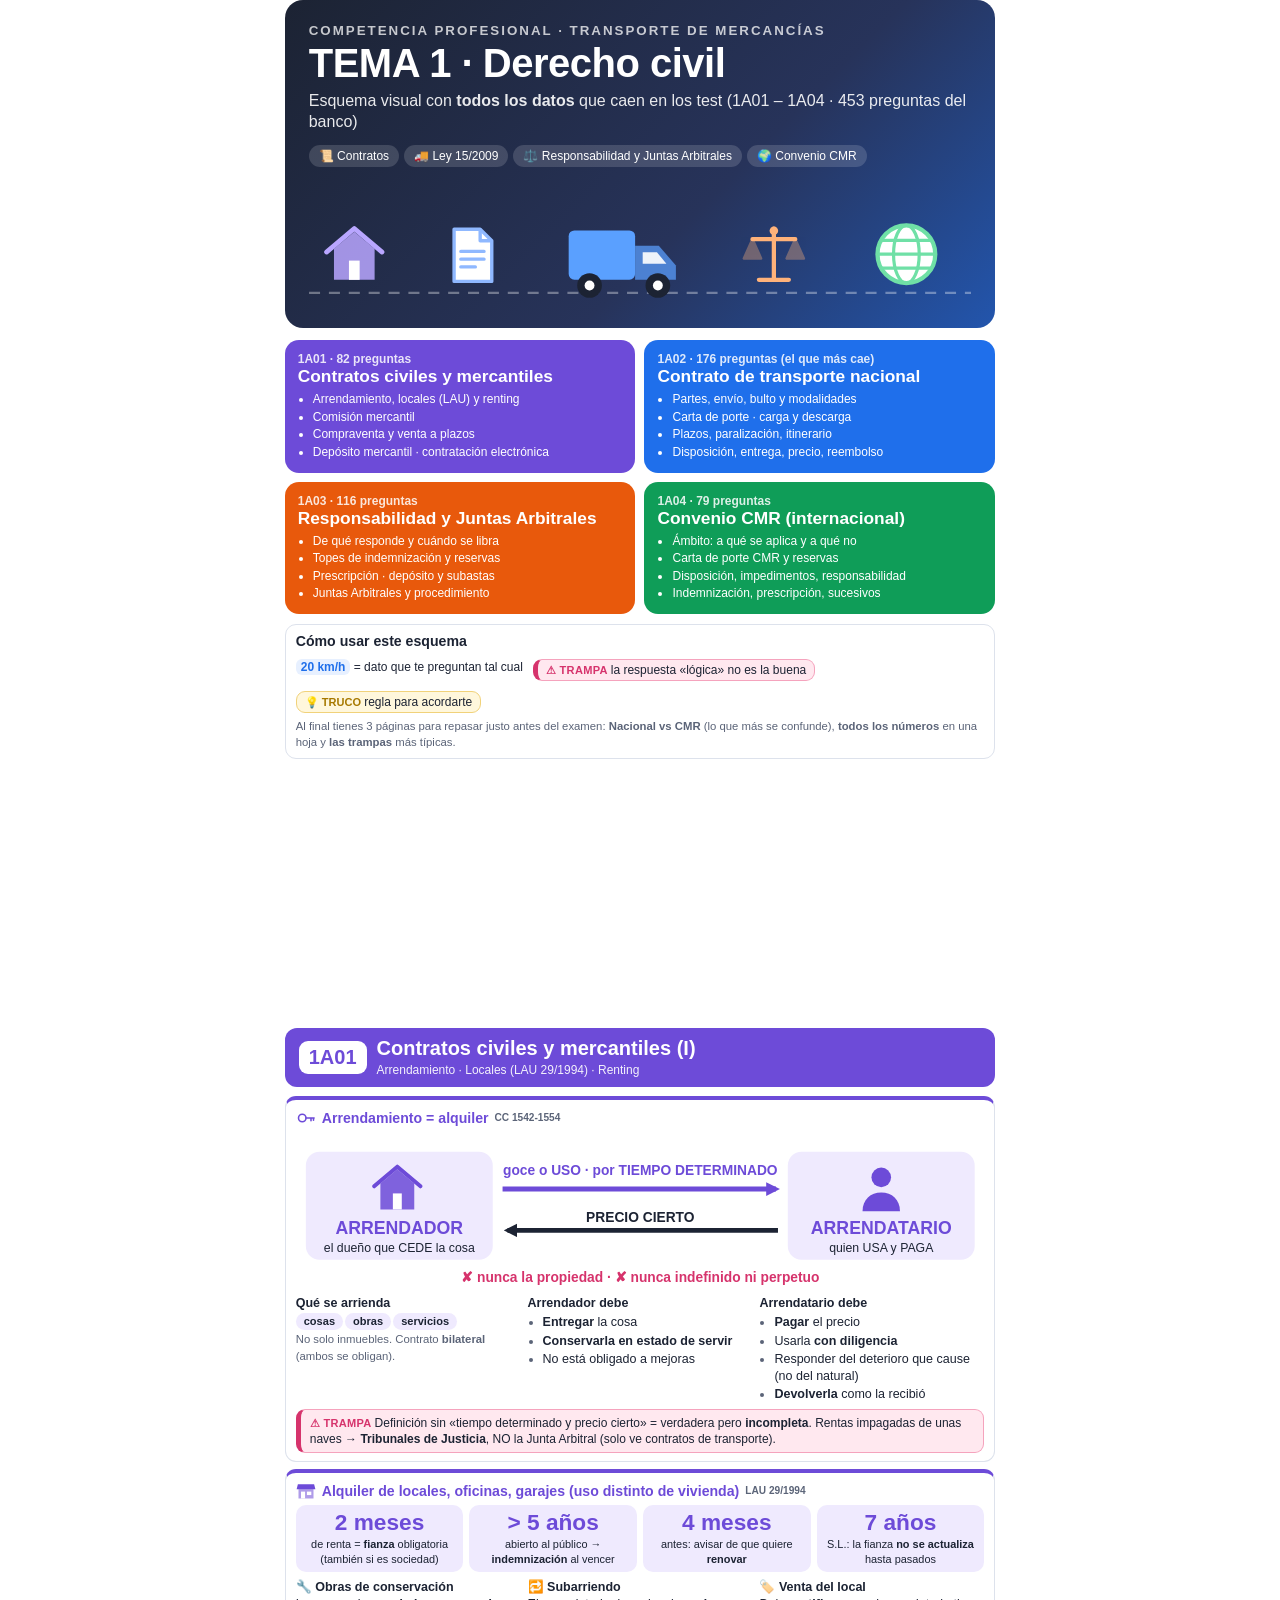
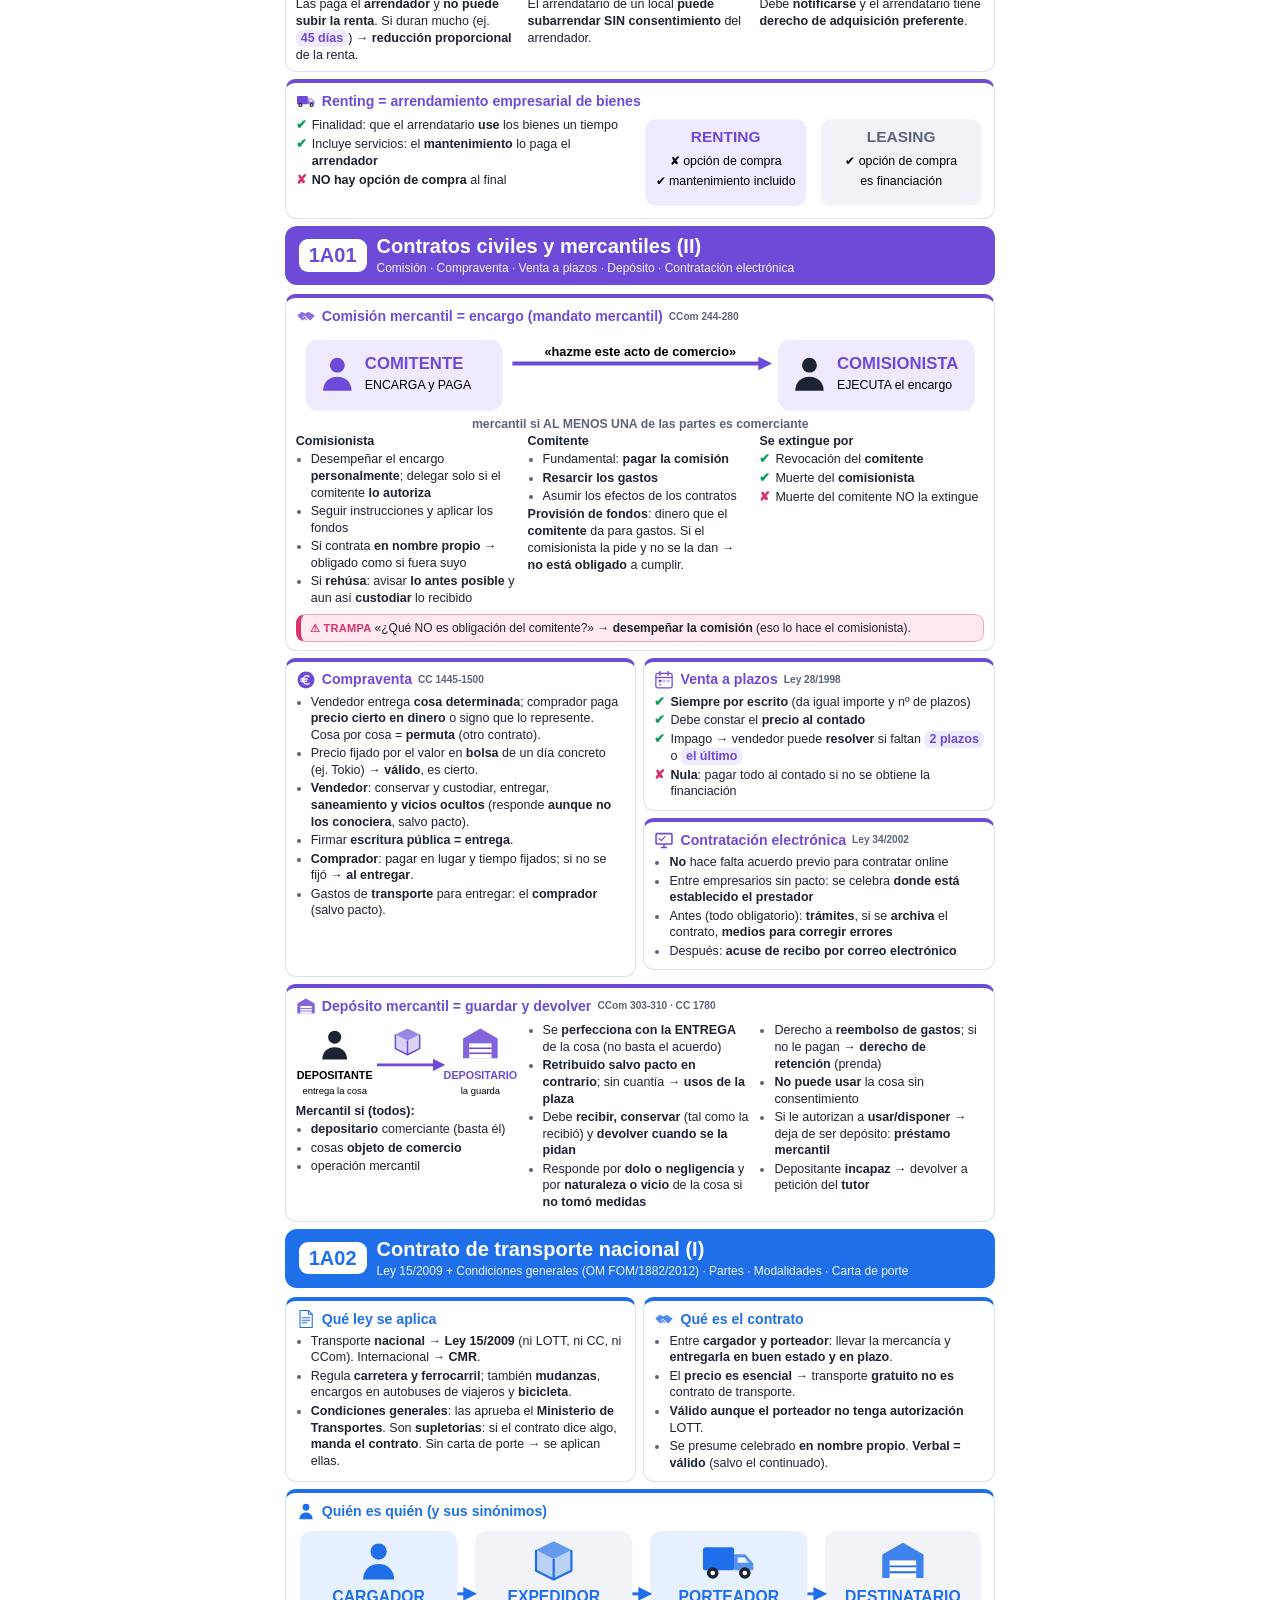
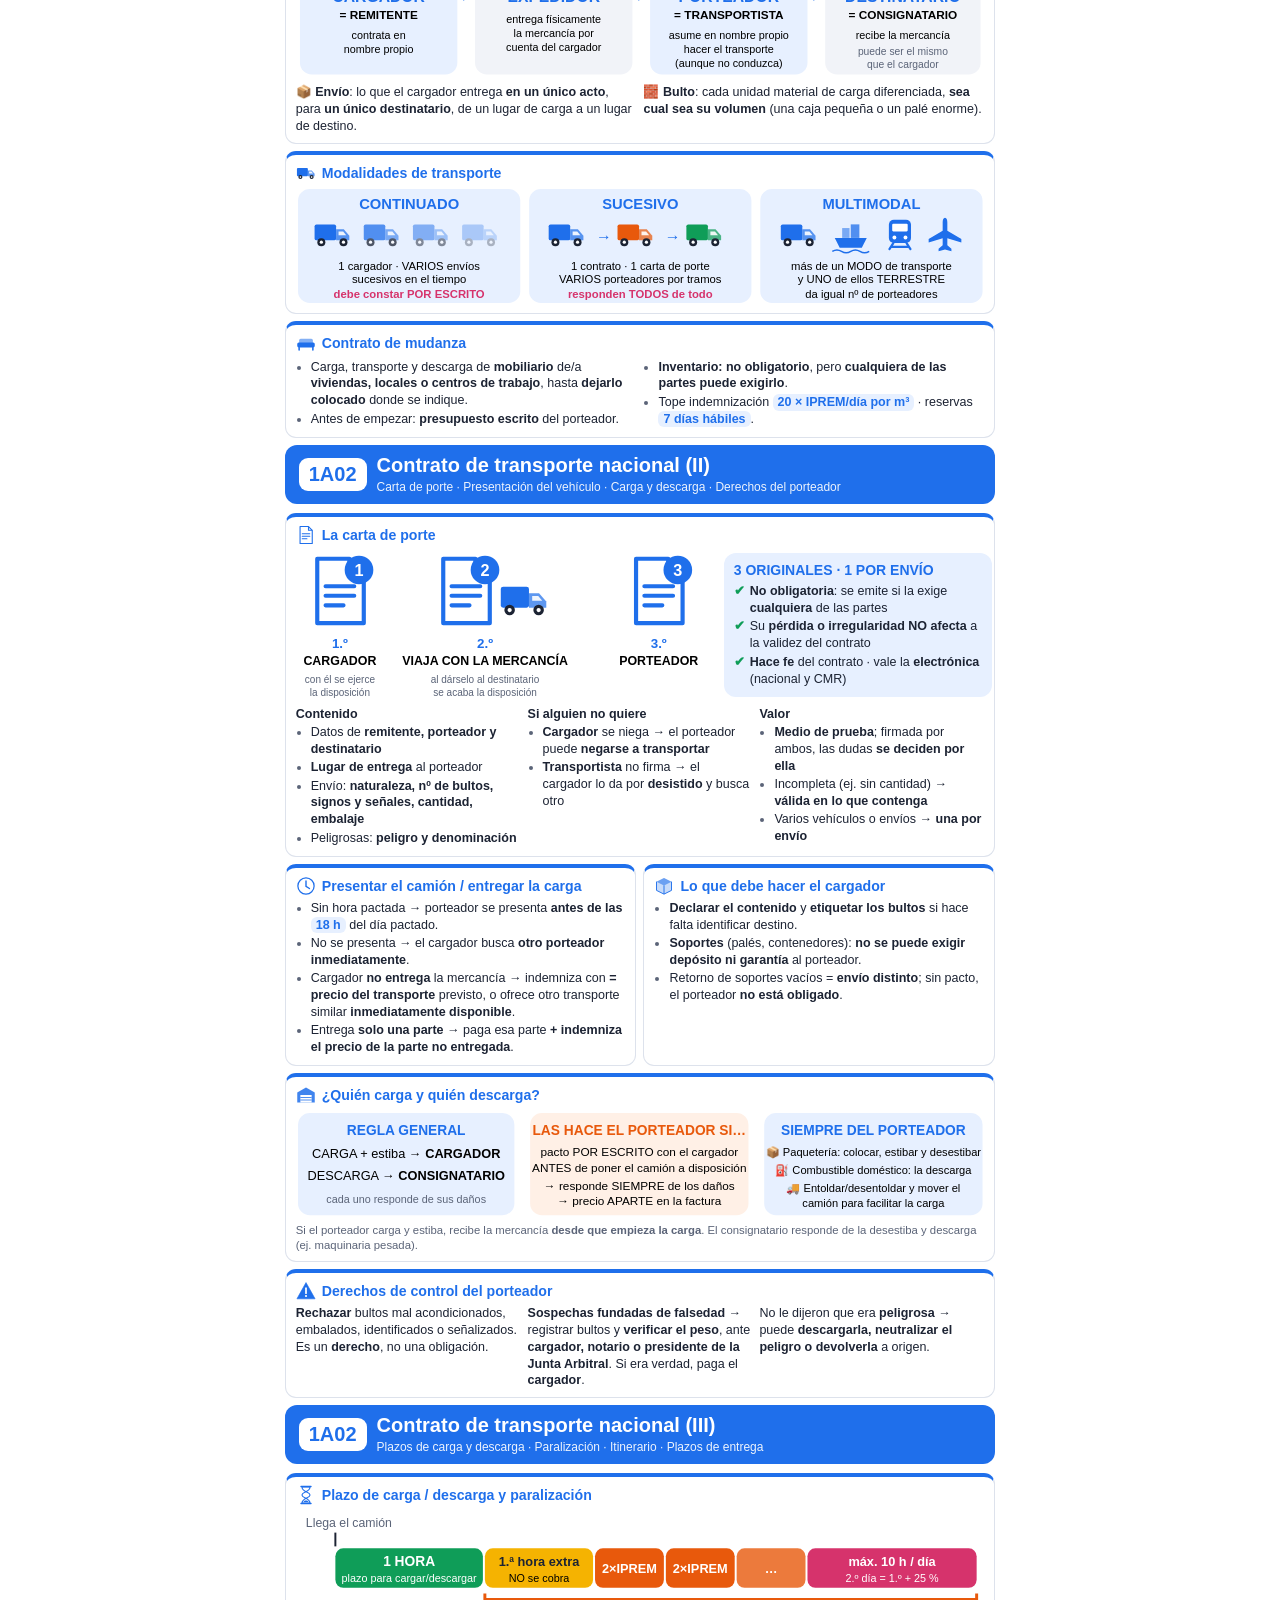
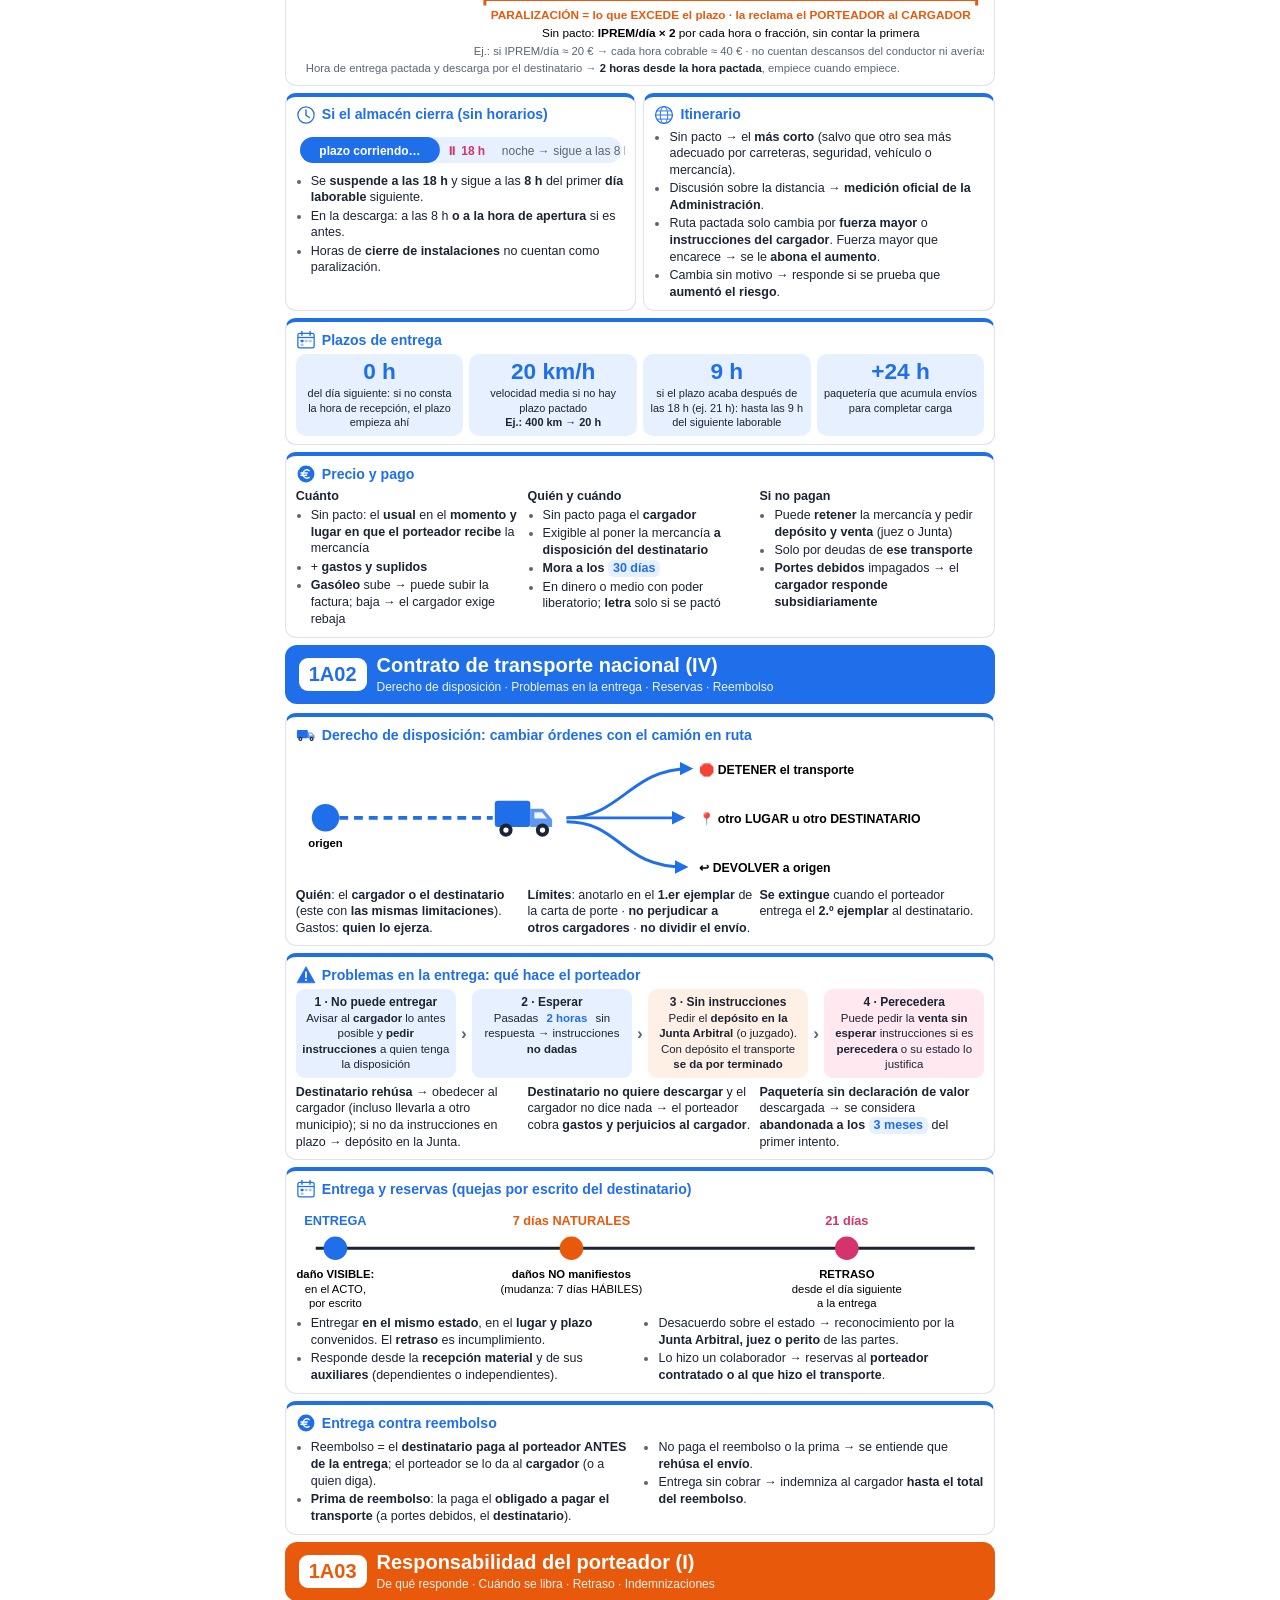
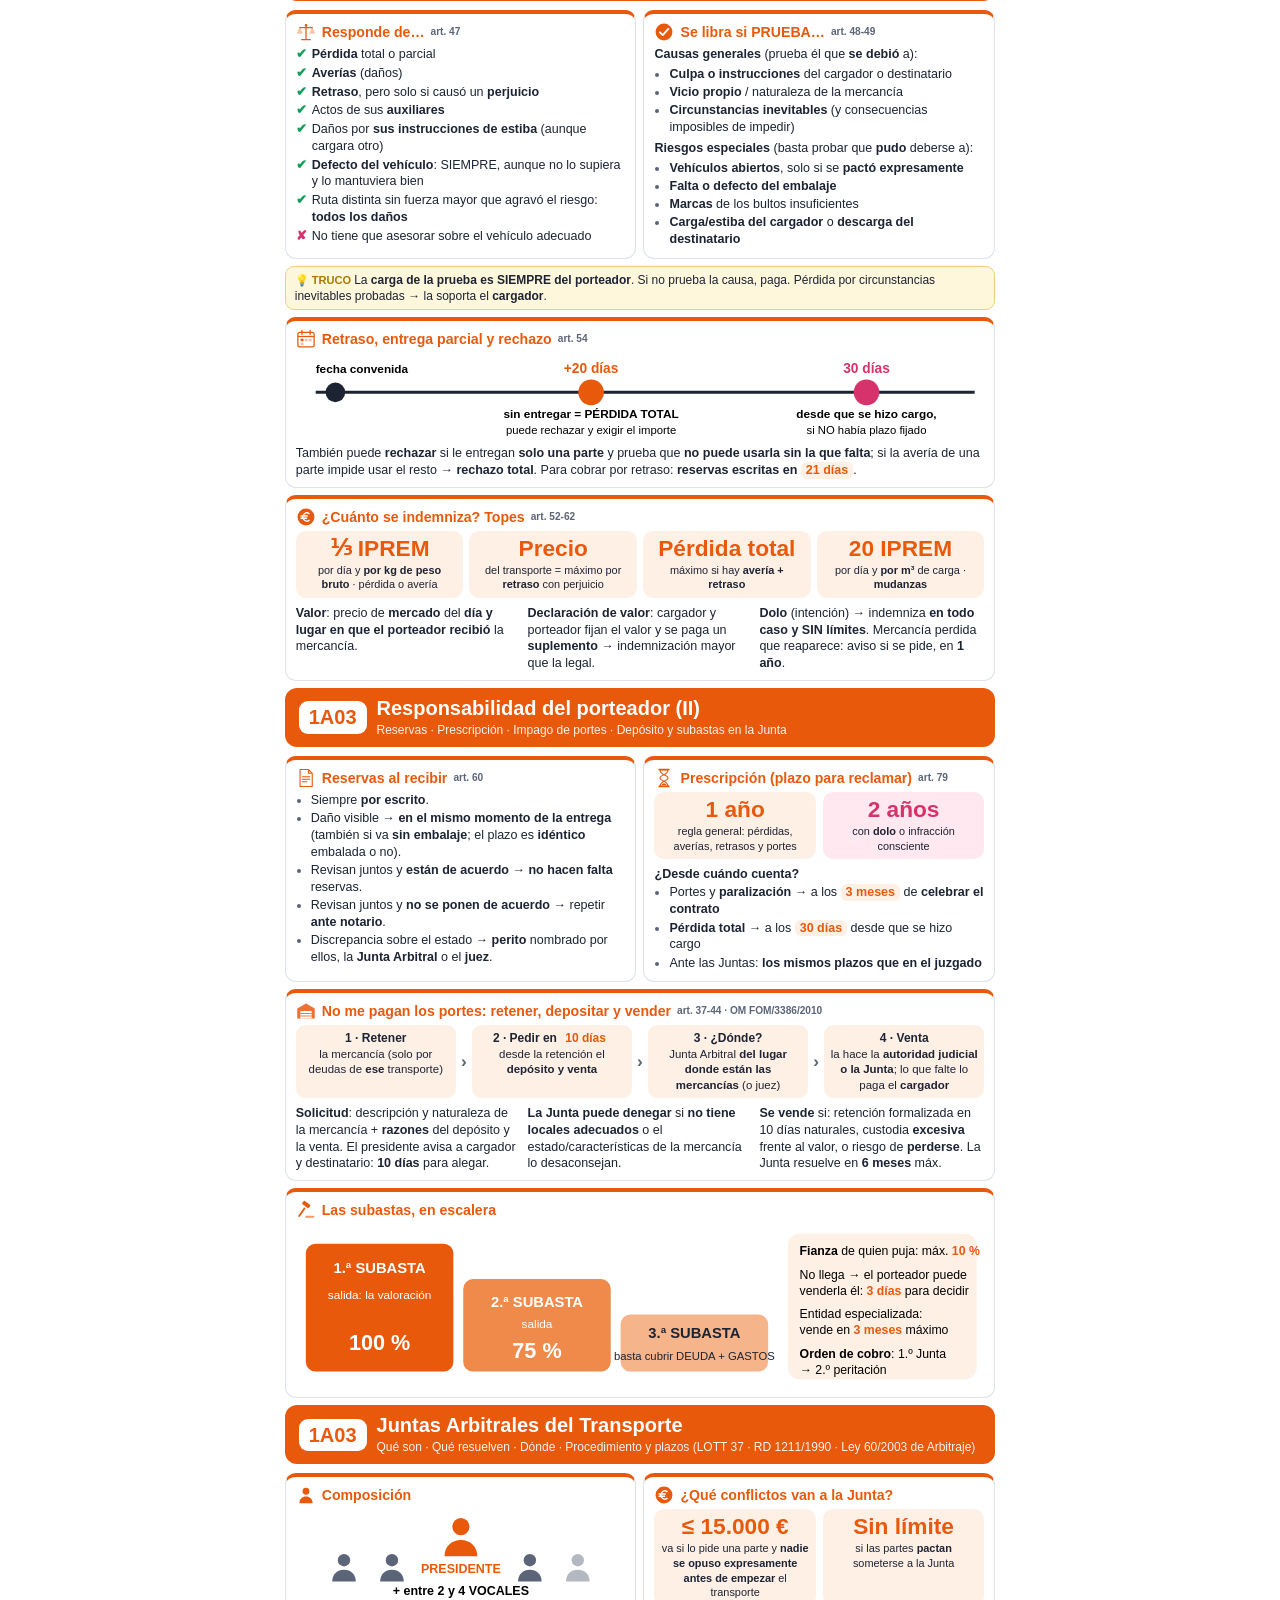
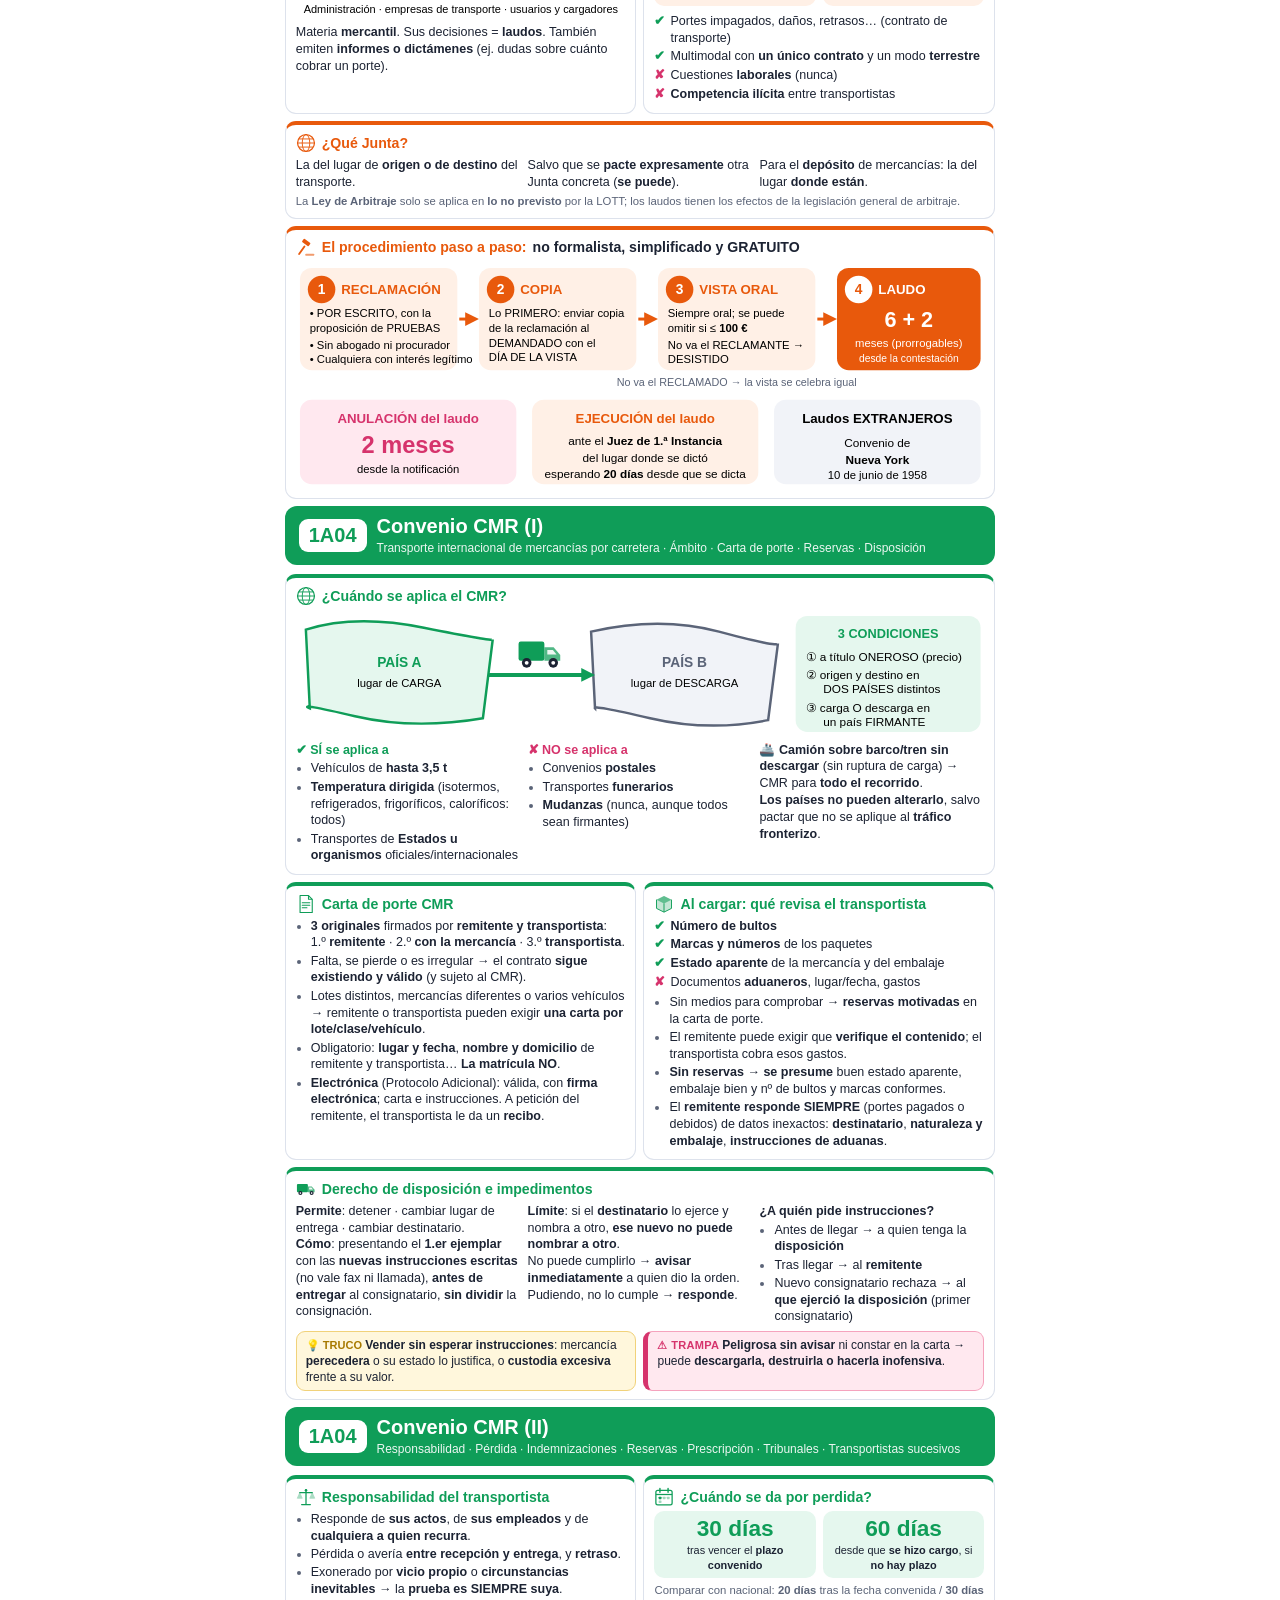
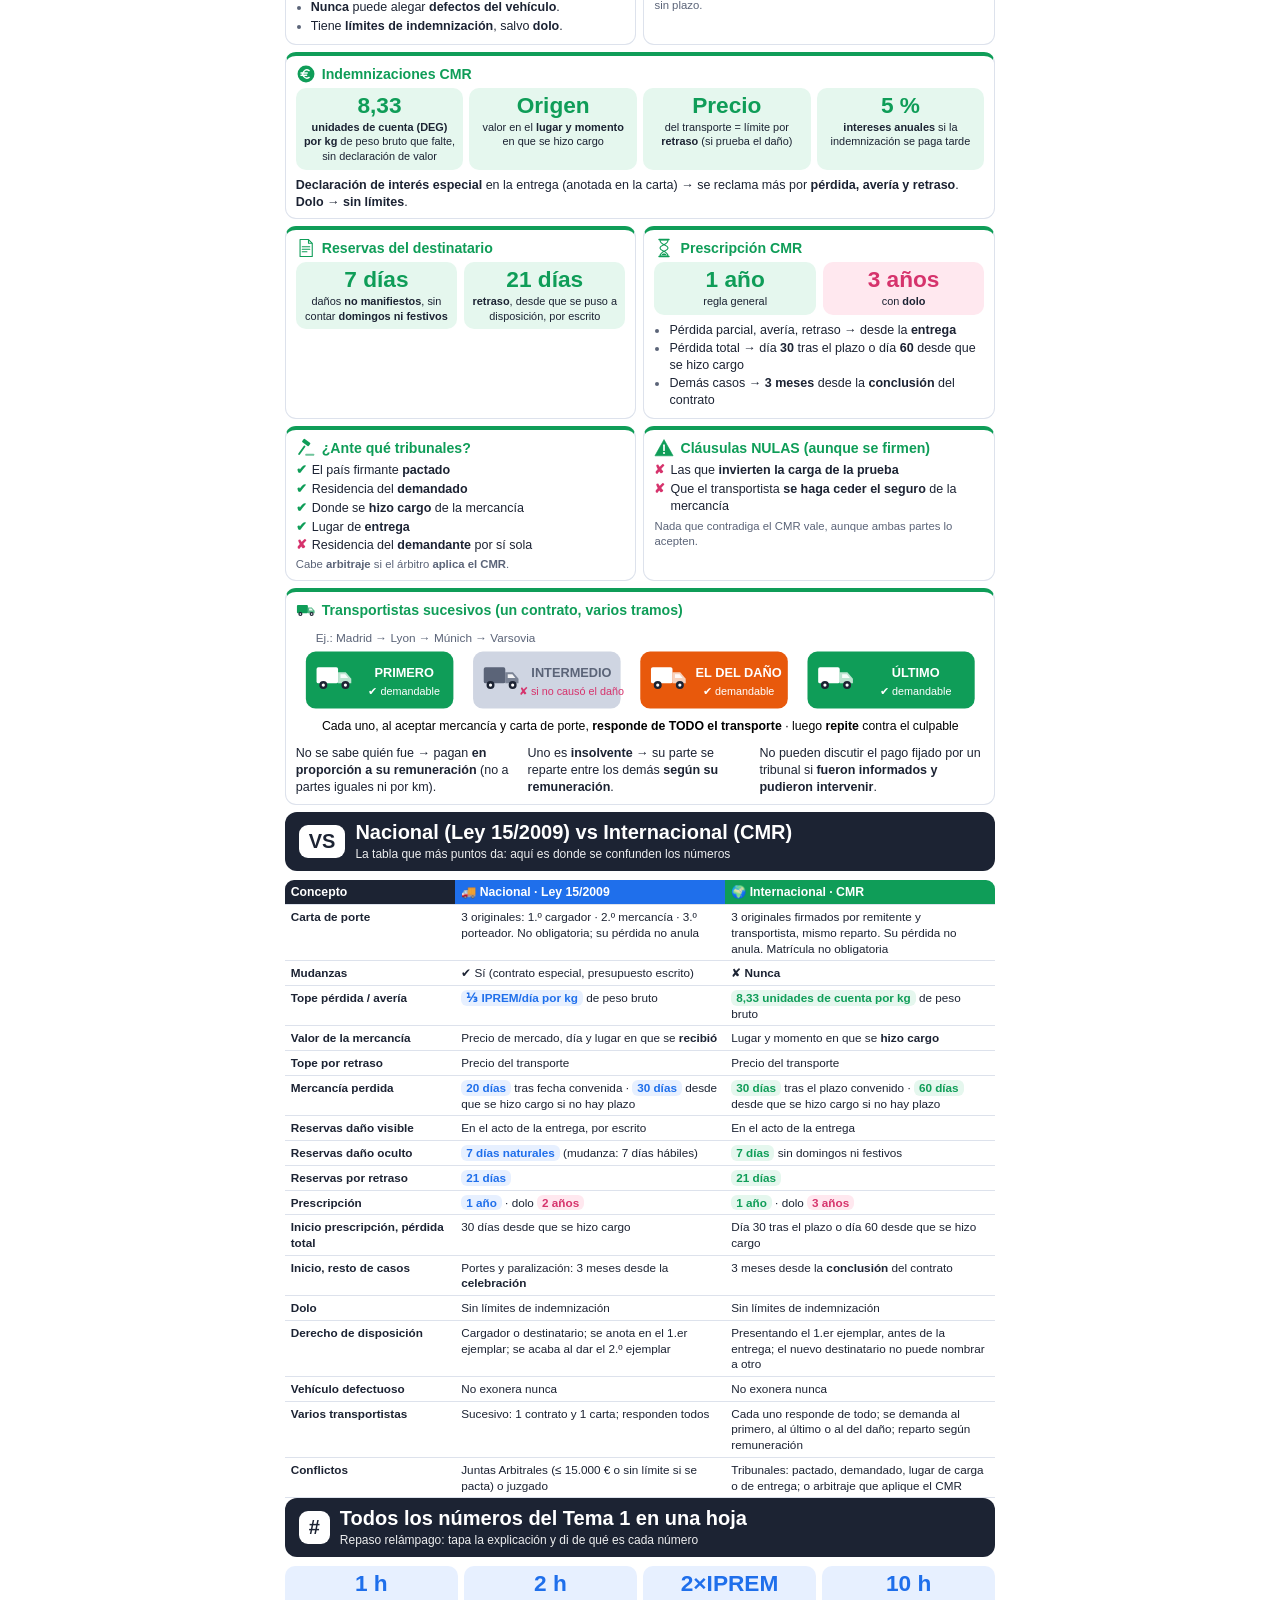
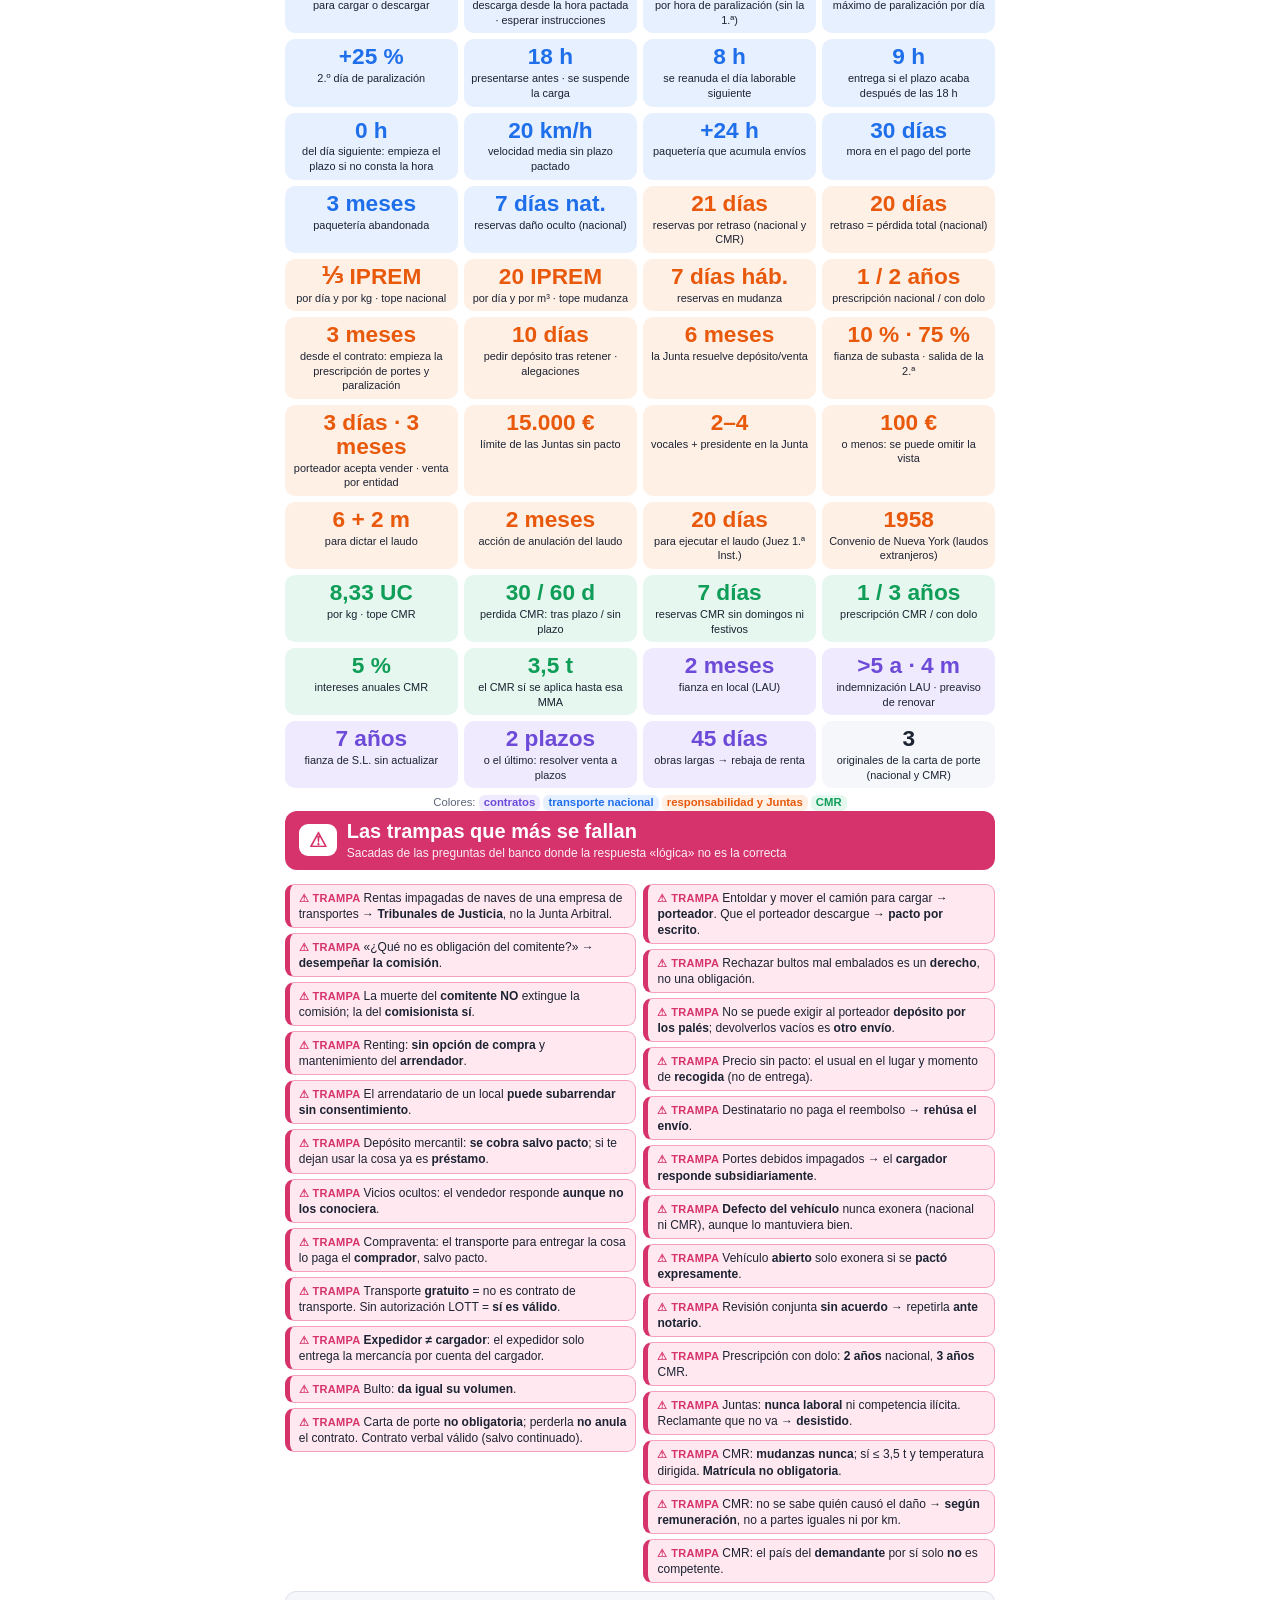
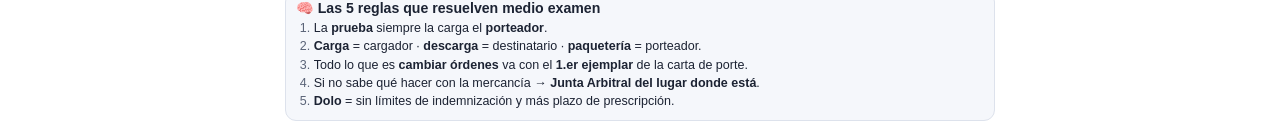
<file: esquemas/tema1.html>
<!doctype html>
<html lang="es">
<head>
<meta charset="utf-8">
<title>Esquema Tema 1 · Derecho civil</title>
<style>
@page { size: A4; margin: 11mm 11mm 12mm; }
:root{
  --ink:#1c2333; --mute:#5b6478; --line:#dde2ec; --bg:#f5f7fb;
  --c1:#6d4bd8; --c1s:#efeafe;   /* contratos */
  --c2:#1f6feb; --c2s:#e7f0ff;   /* contrato transporte */
  --c3:#e8590c; --c3s:#fff0e6;   /* responsabilidad */
  --c4:#0f9d58; --c4s:#e5f7ee;   /* CMR */
  --red:#d6336c; --reds:#ffe8ef; --yel:#f5b301; --yels:#fff7dc;
}
*{box-sizing:border-box}
html,body{margin:0;background:#fff;color:var(--ink);font-family:"Segoe UI",Roboto,Arial,sans-serif;font-size:9.4pt;line-height:1.34;-webkit-print-color-adjust:exact;print-color-adjust:exact}
body{max-width:188mm;margin:0 auto}
h1,h2,h3,h4{margin:0;line-height:1.15}
b,strong{font-weight:700}
.page{break-before:page}
.sec{display:flex;align-items:center;gap:10px;border-radius:12px;padding:9px 14px;color:#fff;margin:0 0 9px}
.sec .badge{background:#fff;border-radius:9px;font-weight:800;font-size:15pt;padding:3px 10px}
.sec h2{font-size:15pt;font-weight:800}
.sec p{margin:2px 0 0;font-size:9pt;opacity:.92}
.s1{background:var(--c1)} .s1 .badge{color:var(--c1)}
.s2{background:var(--c2)} .s2 .badge{color:var(--c2)}
.s3{background:var(--c3)} .s3 .badge{color:var(--c3)}
.s4{background:var(--c4)} .s4 .badge{color:var(--c4)}
.s0{background:var(--ink)} .s0 .badge{color:var(--ink)}
.card{border:1.3px solid var(--line);border-radius:11px;padding:8px 10px;margin:0 0 7px;break-inside:avoid;background:#fff}
.card h3{font-size:10.6pt;font-weight:800;margin-bottom:4px;display:flex;align-items:center;gap:6px}
.card h3 svg{width:20px;height:20px;flex:none}
.k1 h3{color:var(--c1)} .k2 h3{color:var(--c2)} .k3 h3{color:var(--c3)} .k4 h3{color:var(--c4)}
.k1{border-top:4px solid var(--c1)} .k2{border-top:4px solid var(--c2)} .k3{border-top:4px solid var(--c3)} .k4{border-top:4px solid var(--c4)}
.g2{display:grid;grid-template-columns:1fr 1fr;gap:7px}
.g3{display:grid;grid-template-columns:1fr 1fr 1fr;gap:7px}
.g4{display:grid;grid-template-columns:repeat(4,1fr);gap:6px}
.g2>.card,.g3>.card,.g4>.card{margin:0}
.mb{margin-bottom:7px}
ul{margin:2px 0 0;padding-left:15px} li{margin:1.5px 0}
li::marker{color:var(--mute)}
.trap{background:var(--reds);border:1.3px solid #f5a3bd;border-left:5px solid var(--red);border-radius:9px;padding:5px 9px;margin:5px 0 0;break-inside:avoid;font-size:9pt}
.trap::before{content:"⚠ TRAMPA  ";font-weight:800;color:var(--red);font-size:8.3pt;letter-spacing:.3px}
.tip{background:var(--yels);border:1.3px solid #f1d27a;border-radius:9px;padding:5px 9px;margin:5px 0 0;break-inside:avoid;font-size:9pt}
.tip::before{content:"💡 TRUCO  ";font-weight:800;color:#a77900;font-size:8.3pt}
.n{display:inline-block;font-weight:800;border-radius:6px;padding:0 5px;white-space:nowrap}
.n1{background:var(--c1s);color:var(--c1)} .n2{background:var(--c2s);color:var(--c2)} .n3{background:var(--c3s);color:var(--c3)} .n4{background:var(--c4s);color:var(--c4)} .nr{background:var(--reds);color:var(--red)}
.tile{border-radius:10px;padding:6px 7px;text-align:center;break-inside:avoid}
.tile .big{font-size:17pt;font-weight:900;line-height:1.05;display:block}
.tile .lbl{font-size:8.2pt;color:var(--ink);display:block;margin-top:2px}
.t1{background:var(--c1s)} .t1 .big{color:var(--c1)}
.t2{background:var(--c2s)} .t2 .big{color:var(--c2)}
.t3{background:var(--c3s)} .t3 .big{color:var(--c3)}
.t4{background:var(--c4s)} .t4 .big{color:var(--c4)}
.yes,.no{position:relative;padding-left:16px;margin:2px 0}
.yes::before{content:"✔";color:#0f9d58;font-weight:900;position:absolute;left:0;top:0}
.no::before{content:"✘";color:var(--red);font-weight:900;position:absolute;left:0;top:0}
.diag{width:100%;height:auto;display:block}
.svgtxt{font-family:"Segoe UI",Arial,sans-serif}
table{width:100%;border-collapse:separate;border-spacing:0;font-size:8.8pt;break-inside:auto}
th,td{padding:4px 6px;border-bottom:1px solid var(--line);vertical-align:top;text-align:left}
thead th{color:#fff;font-size:9.2pt}
tr{break-inside:avoid}
.ref{font-size:7.6pt;color:var(--mute);font-weight:600}
.mini{font-size:8.5pt;color:var(--mute)}
.pill{display:inline-block;border-radius:20px;padding:1px 8px;font-size:8.3pt;font-weight:700;margin:1px 2px 1px 0}
.flow{display:flex;align-items:stretch;gap:0}
.flow .st{flex:1;border-radius:9px;padding:5px 6px;font-size:8.6pt;position:relative;text-align:center}
.flow .ar{width:16px;display:flex;align-items:center;justify-content:center;color:var(--mute);font-weight:900;font-size:13pt}
.flow .st>b:first-child{display:block;font-size:9pt;margin-bottom:1px}
/* portada */
.cover{height:272mm;display:flex;flex-direction:column}
.hero{background:linear-gradient(135deg,#1c2333 0%,#27335a 60%,#1f6feb 130%);color:#fff;border-radius:18px;padding:22px 24px 18px;position:relative;overflow:hidden}
.hero h1{font-size:30pt;font-weight:900;letter-spacing:-.5px}
.hero .sub{font-size:12pt;opacity:.9;margin-top:4px}
.hero .chips{margin-top:12px}
.hero .chips span{display:inline-block;background:rgba(255,255,255,.15);border-radius:20px;padding:3px 10px;margin:0 5px 5px 0;font-size:9pt}
.idx{display:grid;grid-template-columns:1fr 1fr;gap:9px;margin-top:12px}
.idx .it{border-radius:14px;padding:11px 13px;color:#fff;break-inside:avoid}
.idx .it h3{font-size:13pt;font-weight:800}
.idx .it .code{font-size:9pt;font-weight:700;opacity:.85}
.idx .it ul{padding-left:15px;font-size:9pt;margin-top:4px}
.idx .it li::marker{color:#fff}
.legend{display:flex;gap:10px;flex-wrap:wrap;margin-top:10px;font-size:9pt}
</style>
</head>
<body>

<!-- ============ ICONOS ============ -->
<svg width="0" height="0" style="position:absolute">
 <defs>
  <symbol id="i-truck" viewBox="0 0 64 64"><rect x="3" y="16" width="35" height="26" rx="3" fill="currentColor"/><path d="M38 24h12.5l9 10.5V42H38z" fill="currentColor" opacity=".72"/><path d="M42 27.5h7.5l5 6H42z" fill="#fff" opacity=".9"/><circle cx="14" cy="45" r="6.5" fill="#1c2333"/><circle cx="14" cy="45" r="2.6" fill="#fff"/><circle cx="50" cy="45" r="6.5" fill="#1c2333"/><circle cx="50" cy="45" r="2.6" fill="#fff"/></symbol>
  <symbol id="i-doc" viewBox="0 0 64 64"><path d="M13 5h27l12 12v42H13z" fill="#fff" stroke="currentColor" stroke-width="3.5" stroke-linejoin="round"/><path d="M40 5v12h12" fill="none" stroke="currentColor" stroke-width="3.5" stroke-linejoin="round"/><path d="M20 28h24M20 36h24M20 44h15" stroke="currentColor" stroke-width="3.5" stroke-linecap="round"/></symbol>
  <symbol id="i-clock" viewBox="0 0 64 64"><circle cx="32" cy="32" r="26" fill="#fff" stroke="currentColor" stroke-width="4"/><path d="M32 16v17l11 7" fill="none" stroke="currentColor" stroke-width="4.5" stroke-linecap="round"/></symbol>
  <symbol id="i-box" viewBox="0 0 64 64"><path d="M32 6l24 12v28L32 58 8 46V18z" fill="currentColor" opacity=".25"/><path d="M32 6l24 12-24 12L8 18z" fill="currentColor" opacity=".55"/><path d="M32 30v28M8 18v28l24 12 24-12V18" fill="none" stroke="currentColor" stroke-width="3" stroke-linejoin="round"/></symbol>
  <symbol id="i-person" viewBox="0 0 64 64"><circle cx="32" cy="20" r="11" fill="currentColor"/><path d="M11 58c0-13 9-21 21-21s21 8 21 21z" fill="currentColor"/></symbol>
  <symbol id="i-scale" viewBox="0 0 64 64"><path d="M32 8v46M18 56h28M12 18h40" stroke="currentColor" stroke-width="4" stroke-linecap="round"/><path d="M12 18L4 36h16zM52 18l-8 18h16z" fill="currentColor" opacity=".35" stroke="currentColor" stroke-width="2.5" stroke-linejoin="round"/><circle cx="32" cy="10" r="4" fill="currentColor"/></symbol>
  <symbol id="i-gavel" viewBox="0 0 64 64"><rect x="20" y="8" width="26" height="13" rx="3" transform="rotate(35 33 14)" fill="currentColor"/><path d="M27 27L10 51" stroke="currentColor" stroke-width="6" stroke-linecap="round"/><rect x="30" y="50" width="28" height="7" rx="2" fill="currentColor" opacity=".6"/></symbol>
  <symbol id="i-house" viewBox="0 0 64 64"><path d="M6 30L32 8l26 22" fill="none" stroke="currentColor" stroke-width="4.5" stroke-linecap="round" stroke-linejoin="round"/><path d="M13 27v29h38V27L32 11z" fill="currentColor" opacity=".85"/><rect x="27" y="38" width="10" height="18" fill="#fff"/></symbol>
  <symbol id="i-key" viewBox="0 0 64 64"><circle cx="20" cy="32" r="12" fill="none" stroke="currentColor" stroke-width="5"/><path d="M32 32h26M48 32v9M56 32v7" stroke="currentColor" stroke-width="5" stroke-linecap="round"/></symbol>
  <symbol id="i-euro" viewBox="0 0 64 64"><circle cx="32" cy="32" r="27" fill="currentColor"/><path d="M42 21a13 13 0 1 0 0 22M16 29h20M16 36h18" fill="none" stroke="#fff" stroke-width="4.5" stroke-linecap="round"/></symbol>
  <symbol id="i-cal" viewBox="0 0 64 64"><rect x="6" y="11" width="52" height="46" rx="6" fill="#fff" stroke="currentColor" stroke-width="4"/><path d="M6 24h52" stroke="currentColor" stroke-width="4"/><path d="M19 5v12M45 5v12" stroke="currentColor" stroke-width="4.5" stroke-linecap="round"/><rect x="15" y="31" width="9" height="8" rx="1.5" fill="currentColor"/><rect x="28" y="31" width="9" height="8" rx="1.5" fill="currentColor" opacity=".4"/><rect x="41" y="31" width="9" height="8" rx="1.5" fill="currentColor" opacity=".4"/><rect x="15" y="43" width="9" height="8" rx="1.5" fill="currentColor" opacity=".4"/></symbol>
  <symbol id="i-warn" viewBox="0 0 64 64"><path d="M32 5l29 52H3z" fill="currentColor" stroke="currentColor" stroke-width="2" stroke-linejoin="round"/><path d="M32 23v16" stroke="#fff" stroke-width="5.5" stroke-linecap="round"/><circle cx="32" cy="48" r="3.5" fill="#fff"/></symbol>
  <symbol id="i-globe" viewBox="0 0 64 64"><circle cx="32" cy="32" r="27" fill="#fff" stroke="currentColor" stroke-width="4"/><ellipse cx="32" cy="32" rx="12" ry="27" fill="none" stroke="currentColor" stroke-width="3"/><path d="M5 32h54M9 19h46M9 45h46" stroke="currentColor" stroke-width="3"/></symbol>
  <symbol id="i-ware" viewBox="0 0 64 64"><path d="M4 24L32 8l28 16v32H4z" fill="currentColor" opacity=".85"/><rect x="14" y="32" width="36" height="24" fill="#fff"/><path d="M14 40h36M14 48h36" stroke="currentColor" stroke-width="2.5"/></symbol>
  <symbol id="i-ship" viewBox="0 0 64 64"><path d="M6 38h52l-8 16H14z" fill="currentColor"/><rect x="18" y="22" width="12" height="16" fill="currentColor" opacity=".55"/><rect x="32" y="16" width="14" height="22" fill="currentColor" opacity=".75"/><path d="M2 60c5-3 10-3 15 0s10 3 15 0 10-3 15 0 10 3 15 0" fill="none" stroke="currentColor" stroke-width="2.5"/></symbol>
  <symbol id="i-train" viewBox="0 0 64 64"><rect x="12" y="6" width="40" height="42" rx="9" fill="currentColor"/><rect x="18" y="13" width="28" height="14" rx="2" fill="#fff"/><circle cx="22" cy="38" r="3.5" fill="#fff"/><circle cx="42" cy="38" r="3.5" fill="#fff"/><path d="M20 48l-7 11M44 48l7 11M16 55h32" stroke="currentColor" stroke-width="4" stroke-linecap="round"/></symbol>
  <symbol id="i-sofa" viewBox="0 0 64 64"><rect x="10" y="18" width="44" height="18" rx="5" fill="currentColor" opacity=".55"/><rect x="4" y="30" width="56" height="16" rx="5" fill="currentColor"/><path d="M10 46v8M54 46v8" stroke="currentColor" stroke-width="5" stroke-linecap="round"/></symbol>
  <symbol id="i-shop" viewBox="0 0 64 64"><path d="M6 10h52l4 16H2z" fill="currentColor"/><rect x="8" y="26" width="48" height="30" fill="currentColor" opacity=".55"/><rect x="16" y="34" width="13" height="22" fill="#fff"/><rect x="35" y="34" width="14" height="11" fill="#fff"/></symbol>
  <symbol id="i-hand" viewBox="0 0 64 64"><path d="M4 30l14-12 12 6 10-6 20 12-14 16-8-6-6 6-6-4-6 4z" fill="currentColor" opacity=".8"/><path d="M22 38l6-6 8 8M28 44l6-6" fill="none" stroke="#fff" stroke-width="3" stroke-linecap="round"/></symbol>
  <symbol id="i-web" viewBox="0 0 64 64"><rect x="4" y="9" width="56" height="38" rx="5" fill="currentColor"/><rect x="9" y="14" width="46" height="28" rx="2" fill="#fff"/><path d="M24 56h16M32 47v9" stroke="currentColor" stroke-width="4.5" stroke-linecap="round"/><path d="M17 28l6 6 12-13" fill="none" stroke="currentColor" stroke-width="4" stroke-linecap="round" stroke-linejoin="round"/></symbol>
  <symbol id="i-hour" viewBox="0 0 64 64"><path d="M16 5h32M16 59h32" stroke="currentColor" stroke-width="4.5" stroke-linecap="round"/><path d="M19 6c0 16 26 16 26 26S19 42 19 58h26c0-16-26-16-26-26S45 22 45 6z" fill="none" stroke="currentColor" stroke-width="3.5" stroke-linejoin="round"/><path d="M24 54c3-6 13-6 16 0z" fill="currentColor"/></symbol>
  <symbol id="i-check" viewBox="0 0 64 64"><circle cx="32" cy="32" r="27" fill="currentColor"/><path d="M19 33l9 9 18-20" fill="none" stroke="#fff" stroke-width="6" stroke-linecap="round" stroke-linejoin="round"/></symbol>
  <symbol id="i-snow" viewBox="0 0 64 64"><path d="M32 4v56M8 18l48 28M8 46l48-28" stroke="currentColor" stroke-width="4.5" stroke-linecap="round"/></symbol>
  <symbol id="i-plane" viewBox="0 0 64 64"><path d="M30 4c3 0 4 4 4 8v14l24 14v6l-24-7v12l7 6v4l-11-3-11 3v-4l7-6V39L2 46v-6l24-14V12c0-4 1-8 4-8z" fill="currentColor"/></symbol>
 </defs>
</svg>

<!-- ============ PORTADA ============ -->
<div class="cover">
 <div class="hero">
  <div style="font-size:10pt;font-weight:700;letter-spacing:2px;opacity:.75">COMPETENCIA PROFESIONAL · TRANSPORTE DE MERCANCÍAS</div>
  <h1>TEMA 1 · Derecho civil</h1>
  <div class="sub">Esquema visual con <b>todos los datos</b> que caen en los test (1A01 – 1A04 · 453 preguntas del banco)</div>
  <div class="chips"><span>📜 Contratos</span><span>🚚 Ley 15/2009</span><span>⚖️ Responsabilidad y Juntas Arbitrales</span><span>🌍 Convenio CMR</span></div>
  <svg viewBox="0 0 600 120" class="diag" style="margin-top:6px">
   <path d="M0 104 H600" stroke="rgba(255,255,255,.35)" stroke-width="2" stroke-dasharray="10 8"/>
   <use href="#i-house" x="10" y="38" width="62" height="62" style="color:#b9a6ff"/>
   <use href="#i-doc" x="120" y="42" width="56" height="56" style="color:#8fb8ff"/>
   <use href="#i-truck" x="230" y="20" width="110" height="110" style="color:#5aa0ff"/>
   <use href="#i-scale" x="390" y="38" width="62" height="62" style="color:#ffb27a"/>
   <use href="#i-globe" x="510" y="38" width="62" height="62" style="color:#6fe0a6"/>
  </svg>
 </div>

 <div class="idx">
  <div class="it" style="background:var(--c1)"><div class="code">1A01 · 82 preguntas</div><h3>Contratos civiles y mercantiles</h3>
   <ul><li>Arrendamiento, locales (LAU) y renting</li><li>Comisión mercantil</li><li>Compraventa y venta a plazos</li><li>Depósito mercantil · contratación electrónica</li></ul></div>
  <div class="it" style="background:var(--c2)"><div class="code">1A02 · 176 preguntas (el que más cae)</div><h3>Contrato de transporte nacional</h3>
   <ul><li>Partes, envío, bulto y modalidades</li><li>Carta de porte · carga y descarga</li><li>Plazos, paralización, itinerario</li><li>Disposición, entrega, precio, reembolso</li></ul></div>
  <div class="it" style="background:var(--c3)"><div class="code">1A03 · 116 preguntas</div><h3>Responsabilidad y Juntas Arbitrales</h3>
   <ul><li>De qué responde y cuándo se libra</li><li>Topes de indemnización y reservas</li><li>Prescripción · depósito y subastas</li><li>Juntas Arbitrales y procedimiento</li></ul></div>
  <div class="it" style="background:var(--c4)"><div class="code">1A04 · 79 preguntas</div><h3>Convenio CMR (internacional)</h3>
   <ul><li>Ámbito: a qué se aplica y a qué no</li><li>Carta de porte CMR y reservas</li><li>Disposición, impedimentos, responsabilidad</li><li>Indemnización, prescripción, sucesivos</li></ul></div>
 </div>

 <div class="card" style="margin-top:10px">
  <h3 style="color:var(--ink)">Cómo usar este esquema</h3>
  <div class="legend">
   <span><span class="n n2">20 km/h</span> = dato que te preguntan tal cual</span>
   <span class="trap" style="margin:0;padding:2px 8px">la respuesta «lógica» no es la buena</span>
   <span class="tip" style="margin:0;padding:2px 8px">regla para acordarte</span>
  </div>
  <p class="mini" style="margin:6px 0 0">Al final tienes 3 páginas para repasar justo antes del examen: <b>Nacional vs CMR</b> (lo que más se confunde), <b>todos los números</b> en una hoja y <b>las trampas</b> más típicas.</p>
 </div>
</div>

<!-- ============ 1A01 · ARRENDAMIENTO ============ -->
<div class="page">
 <div class="sec s1"><span class="badge">1A01</span><div><h2>Contratos civiles y mercantiles (I)</h2><p>Arrendamiento · Locales (LAU 29/1994) · Renting</p></div></div>

 <div class="card k1">
  <h3><svg><use href="#i-key"/></svg>Arrendamiento = alquiler <span class="ref">CC 1542-1554</span></h3>
  <svg viewBox="0 0 700 162" class="diag svgtxt">
   <rect x="10" y="20" width="190" height="110" rx="14" fill="#efeafe"/>
   <use href="#i-house" x="72" y="28" width="62" height="58" style="color:#6d4bd8"/>
   <text x="105" y="104" text-anchor="middle" font-size="18" font-weight="800" fill="#6d4bd8">ARRENDADOR</text>
   <text x="105" y="122" text-anchor="middle" font-size="12.5" fill="#1c2333">el dueño que CEDE la cosa</text>
   <rect x="500" y="20" width="190" height="110" rx="14" fill="#efeafe"/>
   <use href="#i-person" x="566" y="28" width="58" height="58" style="color:#6d4bd8"/>
   <text x="595" y="104" text-anchor="middle" font-size="18" font-weight="800" fill="#6d4bd8">ARRENDATARIO</text>
   <text x="595" y="122" text-anchor="middle" font-size="12.5" fill="#1c2333">quien USA y PAGA</text>
   <path d="M210 58 H488" stroke="#6d4bd8" stroke-width="5" marker-end="url(#a1)"/>
   <path d="M490 100 H215" stroke="#1c2333" stroke-width="5" marker-end="url(#a0)"/>
   <defs><marker id="a1" markerUnits="userSpaceOnUse" markerWidth="14" markerHeight="14" refX="10" refY="7" orient="auto"><path d="M0 0L14 7 0 14z" fill="#6d4bd8"/></marker><marker id="a0" markerUnits="userSpaceOnUse" markerWidth="14" markerHeight="14" refX="10" refY="7" orient="auto"><path d="M0 0L14 7 0 14z" fill="#1c2333"/></marker></defs>
   <text x="350" y="44" text-anchor="middle" font-size="14" font-weight="700" fill="#6d4bd8">goce o USO · por TIEMPO DETERMINADO</text>
   <text x="350" y="92" text-anchor="middle" font-size="14" font-weight="700" fill="#1c2333">PRECIO CIERTO</text>
   <text x="350" y="153" text-anchor="middle" font-size="14" fill="#d6336c" font-weight="700">✘ nunca la propiedad · ✘ nunca indefinido ni perpetuo</text>
  </svg>
  <div class="g3" style="margin-top:4px">
   <div><b>Qué se arrienda</b><br><span class="pill" style="background:var(--c1s)">cosas</span><span class="pill" style="background:var(--c1s)">obras</span><span class="pill" style="background:var(--c1s)">servicios</span><br><span class="mini">No solo inmuebles. Contrato <b>bilateral</b> (ambos se obligan).</span></div>
   <div><b>Arrendador debe</b><ul><li><b>Entregar</b> la cosa</li><li><b>Conservarla en estado de servir</b></li><li>No está obligado a mejoras</li></ul></div>
   <div><b>Arrendatario debe</b><ul><li><b>Pagar</b> el precio</li><li>Usarla <b>con diligencia</b></li><li>Responder del deterioro que cause (no del natural)</li><li><b>Devolverla</b> como la recibió</li></ul></div>
  </div>
  <div class="trap">Definición sin «tiempo determinado y precio cierto» = verdadera pero <b>incompleta</b>. Rentas impagadas de unas naves → <b>Tribunales de Justicia</b>, NO la Junta Arbitral (solo ve contratos de transporte).</div>
 </div>

 <div class="card k1">
  <h3><svg><use href="#i-shop"/></svg>Alquiler de locales, oficinas, garajes (uso distinto de vivienda) <span class="ref">LAU 29/1994</span></h3>
  <div class="g4 mb">
   <div class="tile t1"><span class="big">2 meses</span><span class="lbl">de renta = <b>fianza</b> obligatoria (también si es sociedad)</span></div>
   <div class="tile t1"><span class="big">&gt; 5 años</span><span class="lbl">abierto al público → <b>indemnización</b> al vencer</span></div>
   <div class="tile t1"><span class="big">4 meses</span><span class="lbl">antes: avisar de que quiere <b>renovar</b></span></div>
   <div class="tile t1"><span class="big">7 años</span><span class="lbl">S.L.: la fianza <b>no se actualiza</b> hasta pasados</span></div>
  </div>
  <div class="g3">
   <div><b>🔧 Obras de conservación</b><br>Las paga el <b>arrendador</b> y <b>no puede subir la renta</b>. Si duran mucho (ej. <span class="n n1">45 días</span>) → <b>reducción proporcional</b> de la renta.</div>
   <div><b>🔁 Subarriendo</b><br>El arrendatario de un local <b>puede subarrendar SIN consentimiento</b> del arrendador.</div>
   <div><b>🏷️ Venta del local</b><br>Debe <b>notificarse</b> y el arrendatario tiene <b>derecho de adquisición preferente</b>.</div>
  </div>
 </div>

 <div class="card k1">
  <h3><svg><use href="#i-truck"/></svg>Renting = arrendamiento empresarial de bienes</h3>
  <div class="g2">
   <div>
    <div class="yes">Finalidad: que el arrendatario <b>use</b> los bienes un tiempo</div>
    <div class="yes">Incluye servicios: el <b>mantenimiento</b> lo paga el <b>arrendador</b></div>
    <div class="no"><b>NO hay opción de compra</b> al final</div>
   </div>
   <svg viewBox="0 0 330 92" class="diag svgtxt">
    <rect x="2" y="4" width="156" height="84" rx="10" fill="#efeafe"/><text x="80" y="26" text-anchor="middle" font-size="15" font-weight="800" fill="#6d4bd8">RENTING</text>
    <text x="80" y="48" text-anchor="middle" font-size="12">✘ opción de compra</text><text x="80" y="68" text-anchor="middle" font-size="12">✔ mantenimiento incluido</text>
    <rect x="172" y="4" width="156" height="84" rx="10" fill="#f1f3f8"/><text x="250" y="26" text-anchor="middle" font-size="15" font-weight="800" fill="#5b6478">LEASING</text>
    <text x="250" y="48" text-anchor="middle" font-size="12">✔ opción de compra</text><text x="250" y="68" text-anchor="middle" font-size="12">es financiación</text>
   </svg>
  </div>
 </div>
</div>

<!-- ============ 1A01 · COMISIÓN / COMPRAVENTA / DEPÓSITO ============ -->
<div class="page">
 <div class="sec s1"><span class="badge">1A01</span><div><h2>Contratos civiles y mercantiles (II)</h2><p>Comisión · Compraventa · Venta a plazos · Depósito · Contratación electrónica</p></div></div>

 <div class="card k1">
  <h3><svg><use href="#i-hand"/></svg>Comisión mercantil = encargo (mandato mercantil) <span class="ref">CCom 244-280</span></h3>
  <svg viewBox="0 0 700 104" class="diag svgtxt">
   <defs><marker id="a2" markerUnits="userSpaceOnUse" markerWidth="14" markerHeight="14" refX="10" refY="7" orient="auto"><path d="M0 0L14 7 0 14z" fill="#6d4bd8"/></marker></defs>
   <rect x="10" y="10" width="200" height="72" rx="12" fill="#efeafe"/><use href="#i-person" x="20" y="22" width="44" height="44" style="color:#6d4bd8"/>
   <text x="70" y="40" font-size="17" font-weight="800" fill="#6d4bd8">COMITENTE</text><text x="70" y="60" font-size="12.5">ENCARGA y PAGA</text>
   <rect x="490" y="10" width="200" height="72" rx="12" fill="#efeafe"/><use href="#i-person" x="500" y="22" width="44" height="44" style="color:#1c2333"/>
   <text x="550" y="40" font-size="17" font-weight="800" fill="#6d4bd8">COMISIONISTA</text><text x="550" y="60" font-size="12.5">EJECUTA el encargo</text>
   <path d="M220 34 H480" stroke="#6d4bd8" stroke-width="4" marker-end="url(#a2)"/><text x="350" y="26" text-anchor="middle" font-size="13" font-weight="700">«hazme este acto de comercio»</text>
   <text x="350" y="100" text-anchor="middle" font-size="12.5" fill="#5b6478" font-weight="700">mercantil si AL MENOS UNA de las partes es comerciante</text>
  </svg>
  <div class="g3">
   <div><b>Comisionista</b><ul><li>Desempeñar el encargo <b>personalmente</b>; delegar solo si el comitente <b>lo autoriza</b></li><li>Seguir instrucciones y aplicar los fondos</li><li>Si contrata <b>en nombre propio</b> → obligado como si fuera suyo</li><li>Si <b>rehúsa</b>: avisar <b>lo antes posible</b> y aun así <b>custodiar</b> lo recibido</li></ul></div>
   <div><b>Comitente</b><ul><li>Fundamental: <b>pagar la comisión</b></li><li><b>Resarcir los gastos</b></li><li>Asumir los efectos de los contratos</li></ul>
   <b>Provisión de fondos</b>: dinero que el <b>comitente</b> da para gastos. Si el comisionista la pide y no se la dan → <b>no está obligado</b> a cumplir.</div>
   <div><b>Se extingue por</b><div class="yes">Revocación del <b>comitente</b></div><div class="yes">Muerte del <b>comisionista</b></div><div class="no">Muerte del comitente NO la extingue</div></div>
  </div>
  <div class="trap">«¿Qué NO es obligación del comitente?» → <b>desempeñar la comisión</b> (eso lo hace el comisionista).</div>
 </div>

 <div class="g2 mb">
  <div class="card k1">
   <h3><svg><use href="#i-euro"/></svg>Compraventa <span class="ref">CC 1445-1500</span></h3>
   <ul>
    <li>Vendedor entrega <b>cosa determinada</b>; comprador paga <b>precio cierto en dinero</b> o signo que lo represente. Cosa por cosa = <b>permuta</b> (otro contrato).</li>
    <li>Precio fijado por el valor en <b>bolsa</b> de un día concreto (ej. Tokio) → <b>válido</b>, es cierto.</li>
    <li><b>Vendedor</b>: conservar y custodiar, entregar, <b>saneamiento y vicios ocultos</b> (responde <b>aunque no los conociera</b>, salvo pacto).</li>
    <li>Firmar <b>escritura pública = entrega</b>.</li>
    <li><b>Comprador</b>: pagar en lugar y tiempo fijados; si no se fijó → <b>al entregar</b>.</li>
    <li>Gastos de <b>transporte</b> para entregar: el <b>comprador</b> (salvo pacto).</li>
   </ul>
  </div>
  <div>
   <div class="card k1">
    <h3><svg><use href="#i-cal"/></svg>Venta a plazos <span class="ref">Ley 28/1998</span></h3>
    <div class="yes"><b>Siempre por escrito</b> (da igual importe y nº de plazos)</div>
    <div class="yes">Debe constar el <b>precio al contado</b></div>
    <div class="yes">Impago → vendedor puede <b>resolver</b> si faltan <span class="n n1">2 plazos</span> o <span class="n n1">el último</span></div>
    <div class="no"><b>Nula</b>: pagar todo al contado si no se obtiene la financiación</div>
   </div>
   <div class="card k1">
    <h3><svg><use href="#i-web"/></svg>Contratación electrónica <span class="ref">Ley 34/2002</span></h3>
    <ul><li><b>No</b> hace falta acuerdo previo para contratar online</li>
    <li>Entre empresarios sin pacto: se celebra <b>donde está establecido el prestador</b></li>
    <li>Antes (todo obligatorio): <b>trámites</b>, si se <b>archiva</b> el contrato, <b>medios para corregir errores</b></li>
    <li>Después: <b>acuse de recibo por correo electrónico</b></li></ul>
   </div>
  </div>
 </div>

 <div class="card k1">
  <h3><svg><use href="#i-ware"/></svg>Depósito mercantil = guardar y devolver <span class="ref">CCom 303-310 · CC 1780</span></h3>
  <div class="g3">
   <div>
    <svg viewBox="0 0 250 92" class="diag svgtxt">
     <defs><marker id="a3" markerUnits="userSpaceOnUse" markerWidth="14" markerHeight="14" refX="10" refY="7" orient="auto"><path d="M0 0L14 7 0 14z" fill="#6d4bd8"/></marker></defs>
     <use href="#i-person" x="22" y="6" width="42" height="42" style="color:#1c2333"/><text x="43" y="66" text-anchor="middle" font-size="12" font-weight="800">DEPOSITANTE</text><text x="43" y="82" text-anchor="middle" font-size="10.5">entrega la cosa</text>
     <use href="#i-box" x="106" y="6" width="36" height="36" style="color:#6d4bd8"/><path d="M90 50 H162" stroke="#6d4bd8" stroke-width="3" marker-end="url(#a3)"/>
     <use href="#i-ware" x="183" y="4" width="44" height="44" style="color:#6d4bd8"/><text x="205" y="66" text-anchor="middle" font-size="12" font-weight="800" fill="#6d4bd8">DEPOSITARIO</text><text x="205" y="82" text-anchor="middle" font-size="10.5">la guarda</text>
    </svg>
    <b>Mercantil si (todos):</b><ul><li><b>depositario</b> comerciante (basta él)</li><li>cosas <b>objeto de comercio</b></li><li>operación mercantil</li></ul>
   </div>
   <div><ul>
    <li>Se <b>perfecciona con la ENTREGA</b> de la cosa (no basta el acuerdo)</li>
    <li><b>Retribuido salvo pacto en contrario</b>; sin cuantía → <b>usos de la plaza</b></li>
    <li>Debe <b>recibir, conservar</b> (tal como la recibió) y <b>devolver cuando se la pidan</b></li>
    <li>Responde por <b>dolo o negligencia</b> y por <b>naturaleza o vicio</b> de la cosa si <b>no tomó medidas</b></li>
   </ul></div>
   <div><ul>
    <li>Derecho a <b>reembolso de gastos</b>; si no le pagan → <b>derecho de retención</b> (prenda)</li>
    <li><b>No puede usar</b> la cosa sin consentimiento</li>
    <li>Si le autorizan a <b>usar/disponer</b> → deja de ser depósito: <b>préstamo mercantil</b></li>
    <li>Depositante <b>incapaz</b> → devolver a petición del <b>tutor</b></li>
   </ul></div>
  </div>
 </div>
</div>

<!-- ============ 1A02 · PARTES Y CARTA DE PORTE ============ -->
<div class="page">
 <div class="sec s2"><span class="badge">1A02</span><div><h2>Contrato de transporte nacional (I)</h2><p>Ley 15/2009 + Condiciones generales (OM FOM/1882/2012) · Partes · Modalidades · Carta de porte</p></div></div>

 <div class="g2 mb">
  <div class="card k2">
   <h3><svg><use href="#i-doc"/></svg>Qué ley se aplica</h3>
   <ul>
    <li>Transporte <b>nacional</b> → <b>Ley 15/2009</b> (ni LOTT, ni CC, ni CCom). Internacional → <b>CMR</b>.</li>
    <li>Regula <b>carretera y ferrocarril</b>; también <b>mudanzas</b>, encargos en autobuses de viajeros y <b>bicicleta</b>.</li>
    <li><b>Condiciones generales</b>: las aprueba el <b>Ministerio de Transportes</b>. Son <b>supletorias</b>: si el contrato dice algo, <b>manda el contrato</b>. Sin carta de porte → se aplican ellas.</li>
   </ul>
  </div>
  <div class="card k2">
   <h3><svg><use href="#i-hand"/></svg>Qué es el contrato</h3>
   <ul>
    <li>Entre <b>cargador y porteador</b>: llevar la mercancía y <b>entregarla en buen estado y en plazo</b>.</li>
    <li>El <b>precio es esencial</b> → transporte <b>gratuito no es</b> contrato de transporte.</li>
    <li><b>Válido aunque el porteador no tenga autorización</b> LOTT.</li>
    <li>Se presume celebrado <b>en nombre propio</b>. <b>Verbal = válido</b> (salvo el continuado).</li>
   </ul>
  </div>
 </div>

 <div class="card k2">
  <h3><svg><use href="#i-person"/></svg>Quién es quién (y sus sinónimos)</h3>
  <svg viewBox="0 0 700 158" class="diag svgtxt">
   <defs><marker id="b1" markerUnits="userSpaceOnUse" markerWidth="14" markerHeight="14" refX="10" refY="7" orient="auto"><path d="M0 0L14 7 0 14z" fill="#1f6feb"/></marker></defs>
   <!-- cargador -->
   <rect x="4" y="6" width="160" height="146" rx="12" fill="#e7f0ff"/><use href="#i-person" x="60" y="12" width="48" height="48" style="color:#1f6feb"/>
   <text x="84" y="78" text-anchor="middle" font-size="16" font-weight="800" fill="#1f6feb">CARGADOR</text>
   <text x="84" y="96" text-anchor="middle" font-size="12" font-weight="700">= REMITENTE</text>
   <text x="84" y="116" text-anchor="middle" font-size="11">contrata en</text><text x="84" y="130" text-anchor="middle" font-size="11">nombre propio</text>
   <!-- expedidor -->
   <rect x="182" y="6" width="160" height="146" rx="12" fill="#f1f3f8"/><use href="#i-box" x="238" y="12" width="48" height="48" style="color:#1f6feb"/>
   <text x="262" y="78" text-anchor="middle" font-size="16" font-weight="800" fill="#1f6feb">EXPEDIDOR</text>
   <text x="262" y="100" text-anchor="middle" font-size="11">entrega físicamente</text><text x="262" y="114" text-anchor="middle" font-size="11">la mercancía por</text><text x="262" y="128" text-anchor="middle" font-size="11">cuenta del cargador</text>
   <!-- porteador -->
   <rect x="360" y="6" width="160" height="146" rx="12" fill="#e7f0ff"/><use href="#i-truck" x="406" y="8" width="68" height="58" style="color:#1f6feb"/>
   <text x="440" y="78" text-anchor="middle" font-size="16" font-weight="800" fill="#1f6feb">PORTEADOR</text>
   <text x="440" y="96" text-anchor="middle" font-size="12" font-weight="700">= TRANSPORTISTA</text>
   <text x="440" y="116" text-anchor="middle" font-size="11">asume en nombre propio</text><text x="440" y="130" text-anchor="middle" font-size="11">hacer el transporte</text><text x="440" y="144" text-anchor="middle" font-size="11">(aunque no conduzca)</text>
   <!-- destinatario -->
   <rect x="538" y="6" width="158" height="146" rx="12" fill="#f1f3f8"/><use href="#i-ware" x="592" y="12" width="50" height="48" style="color:#1f6feb"/>
   <text x="617" y="78" text-anchor="middle" font-size="16" font-weight="800" fill="#1f6feb">DESTINATARIO</text>
   <text x="617" y="96" text-anchor="middle" font-size="12" font-weight="700">= CONSIGNATARIO</text>
   <text x="617" y="116" text-anchor="middle" font-size="11">recibe la mercancía</text><text x="617" y="132" text-anchor="middle" font-size="10.5" fill="#5b6478">puede ser el mismo</text><text x="617" y="145" text-anchor="middle" font-size="10.5" fill="#5b6478">que el cargador</text>
   <path d="M164 70 h16" stroke="#1f6feb" stroke-width="3" marker-end="url(#b1)"/><path d="M342 70 h16" stroke="#1f6feb" stroke-width="3" marker-end="url(#b1)"/><path d="M520 70 h16" stroke="#1f6feb" stroke-width="3" marker-end="url(#b1)"/>
  </svg>
  <div class="g2" style="margin-top:4px">
   <div><b>📦 Envío</b>: lo que el cargador entrega <b>en un único acto</b>, para <b>un único destinatario</b>, de un lugar de carga a un lugar de destino.</div>
   <div><b>🧱 Bulto</b>: cada unidad material de carga diferenciada, <b>sea cual sea su volumen</b> (una caja pequeña o un palé enorme).</div>
  </div>
 </div>

 <div class="card k2">
  <h3><svg><use href="#i-truck"/></svg>Modalidades de transporte</h3>
  <svg viewBox="0 0 700 120" class="diag svgtxt">
   <rect x="2" y="2" width="226" height="116" rx="12" fill="#e7f0ff"/>
   <text x="115" y="22" text-anchor="middle" font-size="15" font-weight="800" fill="#1f6feb">CONTINUADO</text>
   <use href="#i-truck" x="14" y="28" width="46" height="40" style="color:#1f6feb"/><use href="#i-truck" x="64" y="28" width="46" height="40" style="color:#1f6feb" opacity=".75"/><use href="#i-truck" x="114" y="28" width="46" height="40" style="color:#1f6feb" opacity=".5"/><use href="#i-truck" x="164" y="28" width="46" height="40" style="color:#1f6feb" opacity=".3"/>
   <text x="115" y="84" text-anchor="middle" font-size="11.5">1 cargador · VARIOS envíos</text><text x="115" y="98" text-anchor="middle" font-size="11.5">sucesivos en el tiempo</text><text x="115" y="113" text-anchor="middle" font-size="11.5" font-weight="800" fill="#d6336c">debe constar POR ESCRITO</text>
   <rect x="237" y="2" width="226" height="116" rx="12" fill="#e7f0ff"/>
   <text x="350" y="22" text-anchor="middle" font-size="15" font-weight="800" fill="#1f6feb">SUCESIVO</text>
   <use href="#i-truck" x="252" y="28" width="46" height="40" style="color:#1f6feb"/><text x="305" y="56" font-size="16" fill="#1f6feb">→</text><use href="#i-truck" x="322" y="28" width="46" height="40" style="color:#e8590c"/><text x="375" y="56" font-size="16" fill="#1f6feb">→</text><use href="#i-truck" x="392" y="28" width="46" height="40" style="color:#0f9d58"/>
   <text x="350" y="84" text-anchor="middle" font-size="11.5">1 contrato · 1 carta de porte</text><text x="350" y="98" text-anchor="middle" font-size="11.5">VARIOS porteadores por tramos</text><text x="350" y="113" text-anchor="middle" font-size="11.5" font-weight="800" fill="#d6336c">responden TODOS de todo</text>
   <rect x="472" y="2" width="226" height="116" rx="12" fill="#e7f0ff"/>
   <text x="585" y="22" text-anchor="middle" font-size="15" font-weight="800" fill="#1f6feb">MULTIMODAL</text>
   <use href="#i-truck" x="488" y="28" width="46" height="40" style="color:#1f6feb"/><use href="#i-ship" x="544" y="28" width="40" height="40" style="color:#1f6feb"/><use href="#i-train" x="596" y="28" width="36" height="40" style="color:#1f6feb"/><use href="#i-plane" x="642" y="28" width="38" height="40" style="color:#1f6feb"/>
   <text x="585" y="84" text-anchor="middle" font-size="11.5">más de un MODO de transporte</text><text x="585" y="98" text-anchor="middle" font-size="11.5">y UNO de ellos TERRESTRE</text><text x="585" y="113" text-anchor="middle" font-size="11.5">da igual nº de porteadores</text>
  </svg>
 </div>

 <div class="card k2">
  <h3><svg><use href="#i-sofa"/></svg>Contrato de mudanza</h3>
  <div class="g2">
   <div><ul><li>Carga, transporte y descarga de <b>mobiliario</b> de/a <b>viviendas, locales o centros de trabajo</b>, hasta <b>dejarlo colocado</b> donde se indique.</li><li>Antes de empezar: <b>presupuesto escrito</b> del porteador.</li></ul></div>
   <div><ul><li><b>Inventario: no obligatorio</b>, pero <b>cualquiera de las partes puede exigirlo</b>.</li><li>Tope indemnización <span class="n n2">20 × IPREM/día por m³</span> · reservas <span class="n n2">7 días hábiles</span>.</li></ul></div>
  </div>
 </div>
</div>

<!-- ============ 1A02 · CARTA DE PORTE / CARGA ============ -->
<div class="page">
 <div class="sec s2"><span class="badge">1A02</span><div><h2>Contrato de transporte nacional (II)</h2><p>Carta de porte · Presentación del vehículo · Carga y descarga · Derechos del porteador</p></div></div>

 <div class="card k2">
  <h3><svg><use href="#i-doc"/></svg>La carta de porte</h3>
  <div style="display:grid;grid-template-columns:61% 39%;gap:8px;align-items:center">
  <svg viewBox="0 0 440 160" class="diag svgtxt">
   <g transform="translate(6,4)">
    <use href="#i-doc" x="0" y="0" width="80" height="80" style="color:#1f6feb"/><circle cx="60" cy="18" r="15" fill="#1f6feb"/><text x="60" y="24" text-anchor="middle" font-size="17" font-weight="900" fill="#fff">1</text>
    <text x="40" y="100" text-anchor="middle" font-size="14" font-weight="800" fill="#1f6feb">1.º</text><text x="40" y="118" text-anchor="middle" font-size="13" font-weight="700">CARGADOR</text><text x="40" y="136" text-anchor="middle" font-size="10.5" fill="#5b6478">con él se ejerce</text><text x="40" y="150" text-anchor="middle" font-size="10.5" fill="#5b6478">la disposición</text>
   </g>
   <g transform="translate(118,4)">
    <use href="#i-doc" x="20" y="0" width="80" height="80" style="color:#1f6feb"/><circle cx="80" cy="18" r="15" fill="#1f6feb"/><text x="80" y="24" text-anchor="middle" font-size="17" font-weight="900" fill="#fff">2</text>
    <use href="#i-truck" x="92" y="22" width="58" height="54" style="color:#1f6feb"/>
    <text x="80" y="100" text-anchor="middle" font-size="14" font-weight="800" fill="#1f6feb">2.º</text><text x="80" y="118" text-anchor="middle" font-size="13" font-weight="700">VIAJA CON LA MERCANCÍA</text><text x="80" y="136" text-anchor="middle" font-size="10.5" fill="#5b6478">al dárselo al destinatario</text><text x="80" y="150" text-anchor="middle" font-size="10.5" fill="#5b6478">se acaba la disposición</text>
   </g>
   <g transform="translate(340,4)">
    <use href="#i-doc" x="0" y="0" width="80" height="80" style="color:#1f6feb"/><circle cx="60" cy="18" r="15" fill="#1f6feb"/><text x="60" y="24" text-anchor="middle" font-size="17" font-weight="900" fill="#fff">3</text>
    <text x="40" y="100" text-anchor="middle" font-size="14" font-weight="800" fill="#1f6feb">3.º</text><text x="40" y="118" text-anchor="middle" font-size="13" font-weight="700">PORTEADOR</text>
   </g>
  </svg>
  <div style="background:var(--c2s);border-radius:12px;padding:8px 10px">
   <div style="font-weight:800;color:var(--c2);font-size:10.5pt;margin-bottom:3px">3 ORIGINALES · 1 POR ENVÍO</div>
   <div class="yes"><b>No obligatoria</b>: se emite si la exige <b>cualquiera</b> de las partes</div>
   <div class="yes">Su <b>pérdida o irregularidad NO afecta</b> a la validez del contrato</div>
   <div class="yes"><b>Hace fe</b> del contrato · vale la <b>electrónica</b> (nacional y CMR)</div>
  </div>
  </div>
  <div class="g3" style="margin-top:4px">
   <div><b>Contenido</b><ul><li>Datos de <b>remitente, porteador y destinatario</b></li><li><b>Lugar de entrega</b> al porteador</li><li>Envío: <b>naturaleza, nº de bultos, signos y señales, cantidad, embalaje</b></li><li>Peligrosas: <b>peligro y denominación</b></li></ul></div>
   <div><b>Si alguien no quiere</b><ul><li><b>Cargador</b> se niega → el porteador puede <b>negarse a transportar</b></li><li><b>Transportista</b> no firma → el cargador lo da por <b>desistido</b> y busca otro</li></ul></div>
   <div><b>Valor</b><ul><li><b>Medio de prueba</b>; firmada por ambos, las dudas <b>se deciden por ella</b></li><li>Incompleta (ej. sin cantidad) → <b>válida en lo que contenga</b></li><li>Varios vehículos o envíos → <b>una por envío</b></li></ul></div>
  </div>
 </div>

 <div class="g2 mb">
  <div class="card k2">
   <h3><svg><use href="#i-clock"/></svg>Presentar el camión / entregar la carga</h3>
   <ul>
    <li>Sin hora pactada → porteador se presenta <b>antes de las <span class="n n2">18 h</span></b> del día pactado.</li>
    <li>No se presenta → el cargador busca <b>otro porteador inmediatamente</b>.</li>
    <li>Cargador <b>no entrega</b> la mercancía → indemniza con <b>= precio del transporte</b> previsto, o ofrece otro transporte similar <b>inmediatamente disponible</b>.</li>
    <li>Entrega <b>solo una parte</b> → paga esa parte <b>+ indemniza el precio de la parte no entregada</b>.</li>
   </ul>
  </div>
  <div class="card k2">
   <h3><svg><use href="#i-box"/></svg>Lo que debe hacer el cargador</h3>
   <ul>
    <li><b>Declarar el contenido</b> y <b>etiquetar los bultos</b> si hace falta identificar destino.</li>
    <li><b>Soportes</b> (palés, contenedores): <b>no se puede exigir depósito ni garantía</b> al porteador.</li>
    <li>Retorno de soportes vacíos = <b>envío distinto</b>; sin pacto, el porteador <b>no está obligado</b>.</li>
   </ul>
  </div>
 </div>

 <div class="card k2">
  <h3><svg><use href="#i-ware"/></svg>¿Quién carga y quién descarga?</h3>
  <svg viewBox="0 0 700 112" class="diag svgtxt">
   <rect x="2" y="4" width="220" height="104" rx="12" fill="#e7f0ff"/>
   <text x="112" y="26" text-anchor="middle" font-size="14" font-weight="800" fill="#1f6feb">REGLA GENERAL</text>
   <text x="112" y="50" text-anchor="middle" font-size="13">CARGA + estiba → <tspan font-weight="800">CARGADOR</tspan></text>
   <text x="112" y="72" text-anchor="middle" font-size="13">DESCARGA → <tspan font-weight="800">CONSIGNATARIO</tspan></text>
   <text x="112" y="96" text-anchor="middle" font-size="11" fill="#5b6478">cada uno responde de sus daños</text>
   <rect x="238" y="4" width="222" height="104" rx="12" fill="#fff0e6"/>
   <text x="349" y="26" text-anchor="middle" font-size="14" font-weight="800" fill="#e8590c">LAS HACE EL PORTEADOR SI…</text>
   <text x="349" y="48" text-anchor="middle" font-size="12">pacto POR ESCRITO con el cargador</text>
   <text x="349" y="64" text-anchor="middle" font-size="12">ANTES de poner el camión a disposición</text>
   <text x="349" y="82" text-anchor="middle" font-size="12">→ responde SIEMPRE de los daños</text>
   <text x="349" y="98" text-anchor="middle" font-size="12">→ precio APARTE en la factura</text>
   <rect x="476" y="4" width="222" height="104" rx="12" fill="#e7f0ff"/>
   <text x="587" y="26" text-anchor="middle" font-size="14" font-weight="800" fill="#1f6feb">SIEMPRE DEL PORTEADOR</text>
   <text x="587" y="48" text-anchor="middle" font-size="11.3">📦 Paquetería: colocar, estibar y desestibar</text>
   <text x="587" y="66" text-anchor="middle" font-size="11.3">⛽ Combustible doméstico: la descarga</text>
   <text x="587" y="84" text-anchor="middle" font-size="11.3">🚚 Entoldar/desentoldar y mover el</text>
   <text x="587" y="100" text-anchor="middle" font-size="11.3">camión para facilitar la carga</text>
  </svg>
  <p class="mini" style="margin:4px 0 0">Si el porteador carga y estiba, recibe la mercancía <b>desde que empieza la carga</b>. El consignatario responde de la desestiba y descarga (ej. maquinaria pesada).</p>
 </div>

 <div class="card k2">
  <h3><svg><use href="#i-warn"/></svg>Derechos de control del porteador</h3>
  <div class="g3">
   <div><b>Rechazar</b> bultos mal acondicionados, embalados, identificados o señalizados. Es un <b>derecho</b>, no una obligación.</div>
   <div><b>Sospechas fundadas de falsedad</b> → registrar bultos y <b>verificar el peso</b>, ante <b>cargador, notario o presidente de la Junta Arbitral</b>. Si era verdad, paga el <b>cargador</b>.</div>
   <div>No le dijeron que era <b>peligrosa</b> → puede <b>descargarla, neutralizar el peligro o devolverla</b> a origen.</div>
  </div>
 </div>
</div>

<!-- ============ 1A02 · PLAZOS / PARALIZACIÓN ============ -->
<div class="page">
 <div class="sec s2"><span class="badge">1A02</span><div><h2>Contrato de transporte nacional (III)</h2><p>Plazos de carga y descarga · Paralización · Itinerario · Plazos de entrega</p></div></div>

 <div class="card k2">
  <h3><svg><use href="#i-hour"/></svg>Plazo de carga / descarga y paralización</h3>
  <svg viewBox="0 0 700 170" class="diag svgtxt">
   <text x="10" y="18" font-size="12.5" fill="#5b6478">Llega el camión</text>
   <path d="M40 24 v14" stroke="#1c2333" stroke-width="2"/>
   <rect x="40" y="40" width="150" height="40" rx="8" fill="#0f9d58"/><text x="115" y="58" text-anchor="middle" font-size="14" font-weight="800" fill="#fff">1 HORA</text><text x="115" y="74" text-anchor="middle" font-size="11" fill="#fff">plazo para cargar/descargar</text>
   <rect x="192" y="40" width="110" height="40" rx="8" fill="#f5b301"/><text x="247" y="58" text-anchor="middle" font-size="13" font-weight="800" fill="#1c2333">1.ª hora extra</text><text x="247" y="74" text-anchor="middle" font-size="11">NO se cobra</text>
   <rect x="304" y="40" width="70" height="40" rx="8" fill="#e8590c"/><text x="339" y="65" text-anchor="middle" font-size="13" font-weight="800" fill="#fff">2×IPREM</text>
   <rect x="376" y="40" width="70" height="40" rx="8" fill="#e8590c"/><text x="411" y="65" text-anchor="middle" font-size="13" font-weight="800" fill="#fff">2×IPREM</text>
   <rect x="448" y="40" width="70" height="40" rx="8" fill="#e8590c" opacity=".8"/><text x="483" y="65" text-anchor="middle" font-size="13" font-weight="800" fill="#fff">…</text>
   <rect x="520" y="40" width="172" height="40" rx="8" fill="#d6336c"/><text x="606" y="58" text-anchor="middle" font-size="13" font-weight="800" fill="#fff">máx. 10 h / día</text><text x="606" y="74" text-anchor="middle" font-size="11" fill="#fff">2.º día = 1.º + 25 %</text>
   <path d="M192 92 H692" stroke="#e8590c" stroke-width="3"/><path d="M192 86 v12 M692 86 v12" stroke="#e8590c" stroke-width="3"/>
   <text x="442" y="112" text-anchor="middle" font-size="12" font-weight="800" fill="#e8590c">PARALIZACIÓN = lo que EXCEDE el plazo · la reclama el PORTEADOR al CARGADOR</text>
   <text x="442" y="130" text-anchor="middle" font-size="12">Sin pacto: <tspan font-weight="800">IPREM/día × 2</tspan> por cada hora o fracción, sin contar la primera</text>
   <text x="442" y="148" text-anchor="middle" font-size="11.5" fill="#5b6478">Ej.: si IPREM/día ≈ 20 € → cada hora cobrable ≈ 40 € · no cuentan descansos del conductor ni averías</text>
   <text x="10" y="166" font-size="11.5" fill="#5b6478">Hora de entrega pactada y descarga por el destinatario → <tspan font-weight="800" fill="#1c2333">2 horas desde la hora pactada</tspan>, empiece cuando empiece.</text>
  </svg>
 </div>

 <div class="g2 mb">
  <div class="card k2">
   <h3><svg><use href="#i-clock"/></svg>Si el almacén cierra (sin horarios)</h3>
   <svg viewBox="0 0 330 42" class="diag svgtxt">
    <rect x="4" y="8" width="322" height="26" rx="13" fill="#e7f0ff"/>
    <rect x="4" y="8" width="140" height="26" rx="13" fill="#1f6feb"/><text x="74" y="26" text-anchor="middle" font-size="12" font-weight="800" fill="#fff">plazo corriendo…</text>
    <text x="150" y="26" font-size="12" font-weight="800" fill="#d6336c">⏸ 18 h</text>
    <text x="206" y="26" font-size="12" fill="#5b6478">noche → sigue a las 8 h</text>
   </svg>
   <ul><li>Se <b>suspende a las 18 h</b> y sigue a las <b>8 h</b> del primer <b>día laborable</b> siguiente.</li><li>En la descarga: a las 8 h <b>o a la hora de apertura</b> si es antes.</li><li>Horas de <b>cierre de instalaciones</b> no cuentan como paralización.</li></ul>
  </div>
  <div class="card k2">
   <h3><svg><use href="#i-globe"/></svg>Itinerario</h3>
   <ul>
    <li>Sin pacto → el <b>más corto</b> (salvo que otro sea más adecuado por carreteras, seguridad, vehículo o mercancía).</li>
    <li>Discusión sobre la distancia → <b>medición oficial de la Administración</b>.</li>
    <li>Ruta pactada solo cambia por <b>fuerza mayor</b> o <b>instrucciones del cargador</b>. Fuerza mayor que encarece → se le <b>abona el aumento</b>.</li>
    <li>Cambia sin motivo → responde si se prueba que <b>aumentó el riesgo</b>.</li>
   </ul>
  </div>
 </div>

 <div class="card k2">
  <h3><svg><use href="#i-cal"/></svg>Plazos de entrega</h3>
  <div class="g4">
   <div class="tile t2"><span class="big">0 h</span><span class="lbl">del día siguiente: si no consta la hora de recepción, el plazo empieza ahí</span></div>
   <div class="tile t2"><span class="big">20 km/h</span><span class="lbl">velocidad media si no hay plazo pactado<br><b>Ej.: 400 km → 20 h</b></span></div>
   <div class="tile t2"><span class="big">9 h</span><span class="lbl">si el plazo acaba después de las 18 h (ej. 21 h): hasta las 9 h del siguiente laborable</span></div>
   <div class="tile t2"><span class="big">+24 h</span><span class="lbl">paquetería que acumula envíos para completar carga</span></div>
  </div>
 </div>

 <div class="card k2">
  <h3><svg><use href="#i-euro"/></svg>Precio y pago</h3>
  <div class="g3">
   <div><b>Cuánto</b><ul><li>Sin pacto: el <b>usual</b> en el <b>momento y lugar en que el porteador recibe</b> la mercancía</li><li>+ <b>gastos y suplidos</b></li><li><b>Gasóleo</b> sube → puede subir la factura; baja → el cargador exige rebaja</li></ul></div>
   <div><b>Quién y cuándo</b><ul><li>Sin pacto paga el <b>cargador</b></li><li>Exigible al poner la mercancía <b>a disposición del destinatario</b></li><li><b>Mora a los <span class="n n2">30 días</span></b></li><li>En dinero o medio con poder liberatorio; <b>letra</b> solo si se pactó</li></ul></div>
   <div><b>Si no pagan</b><ul><li>Puede <b>retener</b> la mercancía y pedir <b>depósito y venta</b> (juez o Junta)</li><li>Solo por deudas de <b>ese transporte</b></li><li><b>Portes debidos</b> impagados → el <b>cargador responde subsidiariamente</b></li></ul></div>
  </div>
 </div>
</div>

<!-- ============ 1A02 · DISPOSICIÓN / ENTREGA ============ -->
<div class="page">
 <div class="sec s2"><span class="badge">1A02</span><div><h2>Contrato de transporte nacional (IV)</h2><p>Derecho de disposición · Problemas en la entrega · Reservas · Reembolso</p></div></div>

 <div class="card k2">
  <h3><svg><use href="#i-truck"/></svg>Derecho de disposición: cambiar órdenes con el camión en ruta</h3>
  <svg viewBox="0 0 700 140" class="diag svgtxt">
   <defs><marker id="b2" markerUnits="userSpaceOnUse" markerWidth="14" markerHeight="14" refX="10" refY="7" orient="auto"><path d="M0 0L14 7 0 14z" fill="#1f6feb"/></marker><marker id="b3" markerUnits="userSpaceOnUse" markerWidth="14" markerHeight="14" refX="10" refY="7" orient="auto"><path d="M0 0L14 7 0 14z" fill="#d6336c"/></marker></defs>
   <circle cx="30" cy="70" r="14" fill="#1f6feb"/><text x="30" y="100" text-anchor="middle" font-size="11.5" font-weight="700">origen</text>
   <path d="M44 70 H200" stroke="#1f6feb" stroke-width="4" stroke-dasharray="9 6"/>
   <use href="#i-truck" x="196" y="36" width="72" height="66" style="color:#1f6feb"/>
   <path d="M275 70 C330 70 340 20 400 20" fill="none" stroke="#1f6feb" stroke-width="3" marker-end="url(#b2)"/><text x="410" y="25" font-size="12.5" font-weight="700">🛑 DETENER el transporte</text>
   <path d="M275 70 H392" stroke="#1f6feb" stroke-width="3" marker-end="url(#b2)"/><text x="410" y="75" font-size="12.5" font-weight="700">📍 otro LUGAR u otro DESTINATARIO</text>
   <path d="M275 74 C330 74 330 120 395 120" fill="none" stroke="#1f6feb" stroke-width="3" marker-end="url(#b2)"/><text x="410" y="125" font-size="12.5" font-weight="700">↩ DEVOLVER a origen</text>
   <path d="M180 30 L160 8" stroke="#d6336c" stroke-width="0"/>
  </svg>
  <div class="g3">
   <div><b>Quién</b>: el <b>cargador o el destinatario</b> (este con <b>las mismas limitaciones</b>). Gastos: <b>quien lo ejerza</b>.</div>
   <div><b>Límites</b>: anotarlo en el <b>1.er ejemplar</b> de la carta de porte · <b>no perjudicar a otros cargadores</b> · <b>no dividir el envío</b>.</div>
   <div><b>Se extingue</b> cuando el porteador entrega el <b>2.º ejemplar</b> al destinatario.</div>
  </div>
 </div>

 <div class="card k2">
  <h3><svg><use href="#i-warn"/></svg>Problemas en la entrega: qué hace el porteador</h3>
  <div class="flow">
   <div class="st" style="background:var(--c2s)"><b>1 · No puede entregar</b>Avisar al <b>cargador</b> lo antes posible y <b>pedir instrucciones</b> a quien tenga la disposición</div>
   <div class="ar">›</div>
   <div class="st" style="background:var(--c2s)"><b>2 · Esperar</b>Pasadas <span class="n n2">2 horas</span> sin respuesta → instrucciones <b>no dadas</b></div>
   <div class="ar">›</div>
   <div class="st" style="background:var(--c3s)"><b>3 · Sin instrucciones</b>Pedir el <b>depósito en la Junta Arbitral</b> (o juzgado). Con depósito el transporte <b>se da por terminado</b></div>
   <div class="ar">›</div>
   <div class="st" style="background:var(--reds)"><b>4 · Perecedera</b>Puede pedir la <b>venta sin esperar</b> instrucciones si es <b>perecedera</b> o su estado lo justifica</div>
  </div>
  <div class="g3" style="margin-top:6px">
   <div><b>Destinatario rehúsa</b> → obedecer al cargador (incluso llevarla a otro municipio); si no da instrucciones en plazo → depósito en la Junta.</div>
   <div><b>Destinatario no quiere descargar</b> y el cargador no dice nada → el porteador cobra <b>gastos y perjuicios al cargador</b>.</div>
   <div><b>Paquetería sin declaración de valor</b> descargada → se considera <b>abandonada a los <span class="n n2">3 meses</span></b> del primer intento.</div>
  </div>
 </div>

 <div class="card k2">
  <h3><svg><use href="#i-cal"/></svg>Entrega y reservas (quejas por escrito del destinatario)</h3>
  <svg viewBox="0 0 700 110" class="diag svgtxt">
   <path d="M20 46 H690" stroke="#1c2333" stroke-width="3"/>
   <circle cx="40" cy="46" r="12" fill="#1f6feb"/><text x="40" y="22" text-anchor="middle" font-size="13" font-weight="800" fill="#1f6feb">ENTREGA</text>
   <text x="40" y="76" text-anchor="middle" font-size="11.5" font-weight="700">daño VISIBLE:</text><text x="40" y="92" text-anchor="middle" font-size="11.5">en el ACTO,</text><text x="40" y="106" text-anchor="middle" font-size="11.5">por escrito</text>
   <circle cx="280" cy="46" r="12" fill="#e8590c"/><text x="280" y="22" text-anchor="middle" font-size="13" font-weight="800" fill="#e8590c">7 días NATURALES</text>
   <text x="280" y="76" text-anchor="middle" font-size="11.5" font-weight="700">daños NO manifiestos</text><text x="280" y="92" text-anchor="middle" font-size="11.5">(mudanza: 7 días HÁBILES)</text>
   <circle cx="560" cy="46" r="12" fill="#d6336c"/><text x="560" y="22" text-anchor="middle" font-size="13" font-weight="800" fill="#d6336c">21 días</text>
   <text x="560" y="76" text-anchor="middle" font-size="11.5" font-weight="700">RETRASO</text><text x="560" y="92" text-anchor="middle" font-size="11.5">desde el día siguiente</text><text x="560" y="106" text-anchor="middle" font-size="11.5">a la entrega</text>
  </svg>
  <div class="g2" style="margin-top:2px">
   <div><ul><li>Entregar <b>en el mismo estado</b>, en el <b>lugar y plazo</b> convenidos. El <b>retraso</b> es incumplimiento.</li><li>Responde desde la <b>recepción material</b> y de sus <b>auxiliares</b> (dependientes o independientes).</li></ul></div>
   <div><ul><li>Desacuerdo sobre el estado → reconocimiento por la <b>Junta Arbitral, juez o perito</b> de las partes.</li><li>Lo hizo un colaborador → reservas al <b>porteador contratado o al que hizo el transporte</b>.</li></ul></div>
  </div>
 </div>

 <div class="card k2">
  <h3><svg><use href="#i-euro"/></svg>Entrega contra reembolso</h3>
  <div class="g2">
   <div><ul><li>Reembolso = el <b>destinatario paga al porteador ANTES de la entrega</b>; el porteador se lo da al <b>cargador</b> (o a quien diga).</li><li><b>Prima de reembolso</b>: la paga el <b>obligado a pagar el transporte</b> (a portes debidos, el <b>destinatario</b>).</li></ul></div>
   <div><ul><li>No paga el reembolso o la prima → se entiende que <b>rehúsa el envío</b>.</li><li>Entrega sin cobrar → indemniza al cargador <b>hasta el total del reembolso</b>.</li></ul></div>
  </div>
 </div>
</div>

<!-- ============ 1A03 · RESPONSABILIDAD ============ -->
<div class="page">
 <div class="sec s3"><span class="badge">1A03</span><div><h2>Responsabilidad del porteador (I)</h2><p>De qué responde · Cuándo se libra · Retraso · Indemnizaciones</p></div></div>

 <div class="g2 mb">
  <div class="card k3">
   <h3><svg><use href="#i-scale"/></svg>Responde de… <span class="ref">art. 47</span></h3>
   <div class="yes"><b>Pérdida</b> total o parcial</div>
   <div class="yes"><b>Averías</b> (daños)</div>
   <div class="yes"><b>Retraso</b>, pero solo si causó un <b>perjuicio</b></div>
   <div class="yes">Actos de sus <b>auxiliares</b></div>
   <div class="yes">Daños por <b>sus instrucciones de estiba</b> (aunque cargara otro)</div>
   <div class="yes"><b>Defecto del vehículo</b>: SIEMPRE, aunque no lo supiera y lo mantuviera bien</div>
   <div class="yes">Ruta distinta sin fuerza mayor que agravó el riesgo: <b>todos los daños</b></div>
   <div class="no">No tiene que asesorar sobre el vehículo adecuado</div>
  </div>
  <div class="card k3">
   <h3><svg><use href="#i-check"/></svg>Se libra si PRUEBA… <span class="ref">art. 48-49</span></h3>
   <p style="margin:0 0 3px"><b>Causas generales</b> (prueba él que <b>se debió</b> a):</p>
   <ul><li><b>Culpa o instrucciones</b> del cargador o destinatario</li><li><b>Vicio propio</b> / naturaleza de la mercancía</li><li><b>Circunstancias inevitables</b> (y consecuencias imposibles de impedir)</li></ul>
   <p style="margin:4px 0 3px"><b>Riesgos especiales</b> (basta probar que <b>pudo</b> deberse a):</p>
   <ul><li><b>Vehículos abiertos</b>, solo si se <b>pactó expresamente</b></li><li><b>Falta o defecto del embalaje</b></li><li><b>Marcas</b> de los bultos insuficientes</li><li><b>Carga/estiba del cargador</b> o <b>descarga del destinatario</b></li></ul>
  </div>
 </div>
 <div class="tip" style="margin:0 0 7px">La <b>carga de la prueba es SIEMPRE del porteador</b>. Si no prueba la causa, paga. Pérdida por circunstancias inevitables probadas → la soporta el <b>cargador</b>.</div>

 <div class="card k3">
  <h3><svg><use href="#i-cal"/></svg>Retraso, entrega parcial y rechazo <span class="ref">art. 54</span></h3>
  <svg viewBox="0 0 700 92" class="diag svgtxt">
   <path d="M20 40 H690" stroke="#1c2333" stroke-width="3"/>
   <circle cx="40" cy="40" r="10" fill="#1c2333"/><text x="20" y="20" font-size="12" font-weight="700">fecha convenida</text>
   <circle cx="300" cy="40" r="13" fill="#e8590c"/><text x="300" y="20" text-anchor="middle" font-size="14" font-weight="900" fill="#e8590c">+20 días</text>
   <text x="300" y="66" text-anchor="middle" font-size="12" font-weight="700">sin entregar = PÉRDIDA TOTAL</text><text x="300" y="82" text-anchor="middle" font-size="11.5">puede rechazar y exigir el importe</text>
   <circle cx="580" cy="40" r="13" fill="#d6336c"/><text x="580" y="20" text-anchor="middle" font-size="14" font-weight="900" fill="#d6336c">30 días</text>
   <text x="580" y="66" text-anchor="middle" font-size="12" font-weight="700">desde que se hizo cargo,</text><text x="580" y="82" text-anchor="middle" font-size="11.5">si NO había plazo fijado</text>
  </svg>
  <p style="margin:2px 0 0">También puede <b>rechazar</b> si le entregan <b>solo una parte</b> y prueba que <b>no puede usarla sin la que falta</b>; si la avería de una parte impide usar el resto → <b>rechazo total</b>. Para cobrar por retraso: <b>reservas escritas en <span class="n n3">21 días</span></b>.</p>
 </div>

 <div class="card k3">
  <h3><svg><use href="#i-euro"/></svg>¿Cuánto se indemniza? Topes <span class="ref">art. 52-62</span></h3>
  <div class="g4 mb">
   <div class="tile t3"><span class="big">⅓ IPREM</span><span class="lbl">por día y <b>por kg de peso bruto</b> · pérdida o avería</span></div>
   <div class="tile t3"><span class="big">Precio</span><span class="lbl">del transporte = máximo por <b>retraso</b> con perjuicio</span></div>
   <div class="tile t3"><span class="big">Pérdida total</span><span class="lbl">máximo si hay <b>avería + retraso</b></span></div>
   <div class="tile t3"><span class="big">20 IPREM</span><span class="lbl">por día y <b>por m³</b> de carga · <b>mudanzas</b></span></div>
  </div>
  <div class="g3">
   <div><b>Valor</b>: precio de <b>mercado</b> del <b>día y lugar en que el porteador recibió</b> la mercancía.</div>
   <div><b>Declaración de valor</b>: cargador y porteador fijan el valor y se paga un <b>suplemento</b> → indemnización mayor que la legal.</div>
   <div><b>Dolo</b> (intención) → indemniza <b>en todo caso y SIN límites</b>. Mercancía perdida que reaparece: aviso si se pide, en <b>1 año</b>.</div>
  </div>
 </div>
</div>

<!-- ============ 1A03 · RESERVAS / PRESCRIPCIÓN / DEPÓSITO ============ -->
<div class="page">
 <div class="sec s3"><span class="badge">1A03</span><div><h2>Responsabilidad del porteador (II)</h2><p>Reservas · Prescripción · Impago de portes · Depósito y subastas en la Junta</p></div></div>

 <div class="g2 mb">
  <div class="card k3">
   <h3><svg><use href="#i-doc"/></svg>Reservas al recibir <span class="ref">art. 60</span></h3>
   <ul>
    <li>Siempre <b>por escrito</b>.</li>
    <li>Daño visible → <b>en el mismo momento de la entrega</b> (también si va <b>sin embalaje</b>; el plazo es <b>idéntico</b> embalada o no).</li>
    <li>Revisan juntos y <b>están de acuerdo</b> → <b>no hacen falta</b> reservas.</li>
    <li>Revisan juntos y <b>no se ponen de acuerdo</b> → repetir <b>ante notario</b>.</li>
    <li>Discrepancia sobre el estado → <b>perito</b> nombrado por ellos, la <b>Junta Arbitral</b> o el <b>juez</b>.</li>
   </ul>
  </div>
  <div class="card k3">
   <h3><svg><use href="#i-hour"/></svg>Prescripción (plazo para reclamar) <span class="ref">art. 79</span></h3>
   <div class="g2 mb">
    <div class="tile t3"><span class="big">1 año</span><span class="lbl">regla general: pérdidas, averías, retrasos y portes</span></div>
    <div class="tile t3" style="background:var(--reds)"><span class="big" style="color:var(--red)">2 años</span><span class="lbl">con <b>dolo</b> o infracción consciente</span></div>
   </div>
   <b>¿Desde cuándo cuenta?</b>
   <ul style="margin-top:1px">
    <li>Portes y <b>paralización</b> → a los <span class="n n3">3 meses</span> de <b>celebrar el contrato</b></li>
    <li><b>Pérdida total</b> → a los <span class="n n3">30 días</span> desde que se hizo cargo</li>
    <li>Ante las Juntas: <b>los mismos plazos que en el juzgado</b></li>
   </ul>
  </div>
 </div>

 <div class="card k3">
  <h3><svg><use href="#i-ware"/></svg>No me pagan los portes: retener, depositar y vender <span class="ref">art. 37-44 · OM FOM/3386/2010</span></h3>
  <div class="flow mb">
   <div class="st" style="background:var(--c3s)"><b>1 · Retener</b>la mercancía (solo por deudas de <b>ese</b> transporte)</div>
   <div class="ar">›</div>
   <div class="st" style="background:var(--c3s)"><b>2 · Pedir en <span class="n n3">10 días</span></b>desde la retención el <b>depósito y venta</b></div>
   <div class="ar">›</div>
   <div class="st" style="background:var(--c3s)"><b>3 · ¿Dónde?</b>Junta Arbitral <b>del lugar donde están las mercancías</b> (o juez)</div>
   <div class="ar">›</div>
   <div class="st" style="background:var(--c3s)"><b>4 · Venta</b>la hace la <b>autoridad judicial o la Junta</b>; lo que falte lo paga el <b>cargador</b></div>
  </div>
  <div class="g3">
   <div><b>Solicitud</b>: descripción y naturaleza de la mercancía + <b>razones</b> del depósito y la venta. El presidente avisa a cargador y destinatario: <b>10 días</b> para alegar.</div>
   <div><b>La Junta puede denegar</b> si <b>no tiene locales adecuados</b> o el estado/características de la mercancía lo desaconsejan.</div>
   <div><b>Se vende</b> si: retención formalizada en 10 días naturales, custodia <b>excesiva</b> frente al valor, o riesgo de <b>perderse</b>. La Junta resuelve en <b>6 meses</b> máx.</div>
  </div>
 </div>

 <div class="card k3">
  <h3><svg><use href="#i-gavel"/></svg>Las subastas, en escalera</h3>
  <svg viewBox="0 0 700 168" class="diag svgtxt">
   <rect x="10" y="20" width="150" height="130" rx="10" fill="#e8590c"/><text x="85" y="50" text-anchor="middle" font-size="15" font-weight="900" fill="#fff">1.ª SUBASTA</text><text x="85" y="76" text-anchor="middle" font-size="12" fill="#fff">salida: la valoración</text><text x="85" y="128" text-anchor="middle" font-size="22" font-weight="900" fill="#fff">100 %</text>
   <rect x="170" y="56" width="150" height="94" rx="10" fill="#f08a4b"/><text x="245" y="84" text-anchor="middle" font-size="15" font-weight="900" fill="#fff">2.ª SUBASTA</text><text x="245" y="106" text-anchor="middle" font-size="12" fill="#fff">salida</text><text x="245" y="136" text-anchor="middle" font-size="22" font-weight="900" fill="#fff">75 %</text>
   <rect x="330" y="92" width="150" height="58" rx="10" fill="#f6b48a"/><text x="405" y="116" text-anchor="middle" font-size="15" font-weight="900" fill="#1c2333">3.ª SUBASTA</text><text x="405" y="138" text-anchor="middle" font-size="11.5" fill="#1c2333">basta cubrir DEUDA + GASTOS</text>
   <rect x="500" y="10" width="192" height="148" rx="12" fill="#fff0e6"/>
   <text x="512" y="32" font-size="12.5"><tspan font-weight="800">Fianza</tspan> de quien puja: máx. <tspan font-weight="800" fill="#e8590c">10 %</tspan></text>
   <text x="512" y="56" font-size="12.5">No llega → el porteador puede</text><text x="512" y="72" font-size="12.5">venderla él: <tspan font-weight="800" fill="#e8590c">3 días</tspan> para decidir</text>
   <text x="512" y="96" font-size="12.5">Entidad especializada:</text><text x="512" y="112" font-size="12.5">vende en <tspan font-weight="800" fill="#e8590c">3 meses</tspan> máximo</text>
   <text x="512" y="136" font-size="12.5"><tspan font-weight="800">Orden de cobro</tspan>: 1.º Junta</text><text x="512" y="152" font-size="12.5">→ 2.º peritación</text>
  </svg>
 </div>
</div>

<!-- ============ 1A03 · JUNTAS ARBITRALES ============ -->
<div class="page">
 <div class="sec s3"><span class="badge">1A03</span><div><h2>Juntas Arbitrales del Transporte</h2><p>Qué son · Qué resuelven · Dónde · Procedimiento y plazos (LOTT 37 · RD 1211/1990 · Ley 60/2003 de Arbitraje)</p></div></div>

 <div class="g2 mb">
  <div class="card k3">
   <h3><svg><use href="#i-person"/></svg>Composición</h3>
   <svg viewBox="0 0 330 112" class="diag svgtxt">
    <use href="#i-person" x="140" y="2" width="50" height="50" style="color:#e8590c"/><text x="165" y="64" text-anchor="middle" font-size="12.5" font-weight="800" fill="#e8590c">PRESIDENTE</text>
    <use href="#i-person" x="30" y="40" width="36" height="36" style="color:#5b6478"/><use href="#i-person" x="78" y="40" width="36" height="36" style="color:#5b6478"/>
    <use href="#i-person" x="216" y="40" width="36" height="36" style="color:#5b6478"/><use href="#i-person" x="264" y="40" width="36" height="36" style="color:#5b6478" opacity=".45"/>
    <text x="165" y="86" text-anchor="middle" font-size="12.5" font-weight="800">+ entre 2 y 4 VOCALES</text>
    <text x="165" y="104" text-anchor="middle" font-size="11">Administración · empresas de transporte · usuarios y cargadores</text>
   </svg>
   <p style="margin:3px 0 0">Materia <b>mercantil</b>. Sus decisiones = <b>laudos</b>. También emiten <b>informes o dictámenes</b> (ej. dudas sobre cuánto cobrar un porte).</p>
  </div>
  <div class="card k3">
   <h3><svg><use href="#i-euro"/></svg>¿Qué conflictos van a la Junta?</h3>
   <div class="g2 mb">
    <div class="tile t3"><span class="big">≤ 15.000 €</span><span class="lbl">va si lo pide una parte y <b>nadie se opuso expresamente antes de empezar</b> el transporte</span></div>
    <div class="tile t3"><span class="big">Sin límite</span><span class="lbl">si las partes <b>pactan</b> someterse a la Junta</span></div>
   </div>
   <div class="yes">Portes impagados, daños, retrasos… (contrato de transporte)</div>
   <div class="yes">Multimodal con <b>un único contrato</b> y un modo <b>terrestre</b></div>
   <div class="no">Cuestiones <b>laborales</b> (nunca)</div>
   <div class="no"><b>Competencia ilícita</b> entre transportistas</div>
  </div>
 </div>

 <div class="card k3">
  <h3><svg><use href="#i-globe"/></svg>¿Qué Junta?</h3>
  <div class="g3">
   <div>La del lugar de <b>origen o de destino</b> del transporte.</div>
   <div>Salvo que se <b>pacte expresamente</b> otra Junta concreta (<b>se puede</b>).</div>
   <div>Para el <b>depósito</b> de mercancías: la del lugar <b>donde están</b>.</div>
  </div>
  <p class="mini" style="margin:4px 0 0">La <b>Ley de Arbitraje</b> solo se aplica en <b>lo no previsto</b> por la LOTT; los laudos tienen los efectos de la legislación general de arbitraje.</p>
 </div>

 <div class="card k3">
  <h3><svg><use href="#i-gavel"/></svg>El procedimiento paso a paso: <span style="color:var(--ink)">no formalista, simplificado y GRATUITO</span></h3>
  <svg viewBox="0 0 700 232" class="diag svgtxt">
   <defs><marker id="c1" markerUnits="userSpaceOnUse" markerWidth="14" markerHeight="14" refX="10" refY="7" orient="auto"><path d="M0 0L14 7 0 14z" fill="#e8590c"/></marker></defs>
   <g>
    <rect x="4" y="6" width="160" height="104" rx="12" fill="#fff0e6"/><circle cx="26" cy="28" r="14" fill="#e8590c"/><text x="26" y="33" text-anchor="middle" font-size="14" font-weight="900" fill="#fff">1</text>
    <text x="46" y="33" font-size="13.5" font-weight="800" fill="#e8590c">RECLAMACIÓN</text>
    <text x="14" y="56" font-size="11.5">• POR ESCRITO, con la</text><text x="14" y="71" font-size="11.5">  proposición de PRUEBAS</text><text x="14" y="88" font-size="11.5">• Sin abogado ni procurador</text><text x="14" y="103" font-size="11.5">• Cualquiera con interés legítimo</text>
   </g>
   <path d="M166 58 h16" stroke="#e8590c" stroke-width="3" marker-end="url(#c1)"/>
   <g>
    <rect x="186" y="6" width="160" height="104" rx="12" fill="#fff0e6"/><circle cx="208" cy="28" r="14" fill="#e8590c"/><text x="208" y="33" text-anchor="middle" font-size="14" font-weight="900" fill="#fff">2</text>
    <text x="228" y="33" font-size="13.5" font-weight="800" fill="#e8590c">COPIA</text>
    <text x="196" y="56" font-size="11.5">Lo PRIMERO: enviar copia</text><text x="196" y="71" font-size="11.5">de la reclamación al</text><text x="196" y="86" font-size="11.5">DEMANDADO con el</text><text x="196" y="101" font-size="11.5">DÍA DE LA VISTA</text>
   </g>
   <path d="M348 58 h16" stroke="#e8590c" stroke-width="3" marker-end="url(#c1)"/>
   <g>
    <rect x="368" y="6" width="160" height="104" rx="12" fill="#fff0e6"/><circle cx="390" cy="28" r="14" fill="#e8590c"/><text x="390" y="33" text-anchor="middle" font-size="14" font-weight="900" fill="#fff">3</text>
    <text x="410" y="33" font-size="13.5" font-weight="800" fill="#e8590c">VISTA ORAL</text>
    <text x="378" y="56" font-size="11.5">Siempre oral; se puede</text><text x="378" y="71" font-size="11.5">omitir si ≤ <tspan font-weight="800">100 €</tspan></text><text x="378" y="88" font-size="11.5">No va el RECLAMANTE →</text><text x="378" y="103" font-size="11.5">DESISTIDO</text>
   </g>
   <path d="M530 58 h16" stroke="#e8590c" stroke-width="3" marker-end="url(#c1)"/>
   <g>
    <rect x="550" y="6" width="146" height="104" rx="12" fill="#e8590c"/><circle cx="572" cy="28" r="14" fill="#fff"/><text x="572" y="33" text-anchor="middle" font-size="14" font-weight="900" fill="#e8590c">4</text>
    <text x="592" y="33" font-size="13.5" font-weight="800" fill="#fff">LAUDO</text>
    <text x="623" y="66" text-anchor="middle" font-size="22" font-weight="900" fill="#fff">6 + 2</text><text x="623" y="86" text-anchor="middle" font-size="11.5" fill="#fff">meses (prorrogables)</text><text x="623" y="102" text-anchor="middle" font-size="10.5" fill="#fff">desde la contestación</text>
   </g>
   <text x="448" y="126" text-anchor="middle" font-size="11" fill="#5b6478">No va el RECLAMADO → la vista se celebra igual</text>
   <!-- after laudo -->
   <rect x="4" y="140" width="220" height="86" rx="12" fill="#ffe8ef"/><text x="114" y="164" text-anchor="middle" font-size="13.5" font-weight="800" fill="#d6336c">ANULACIÓN del laudo</text>
   <text x="114" y="194" text-anchor="middle" font-size="24" font-weight="900" fill="#d6336c">2 meses</text><text x="114" y="215" text-anchor="middle" font-size="11.5">desde la notificación</text>
   <rect x="240" y="140" width="230" height="86" rx="12" fill="#fff0e6"/><text x="355" y="164" text-anchor="middle" font-size="13.5" font-weight="800" fill="#e8590c">EJECUCIÓN del laudo</text>
   <text x="355" y="186" text-anchor="middle" font-size="12">ante el <tspan font-weight="800">Juez de 1.ª Instancia</tspan></text><text x="355" y="203" text-anchor="middle" font-size="12">del lugar donde se dictó</text><text x="355" y="220" text-anchor="middle" font-size="12">esperando <tspan font-weight="800">20 días</tspan> desde que se dicta</text>
   <rect x="486" y="140" width="210" height="86" rx="12" fill="#f1f3f8"/><text x="591" y="164" text-anchor="middle" font-size="13.5" font-weight="800">Laudos EXTRANJEROS</text>
   <text x="591" y="188" text-anchor="middle" font-size="12">Convenio de</text><text x="591" y="205" text-anchor="middle" font-size="12" font-weight="800">Nueva York</text><text x="591" y="221" text-anchor="middle" font-size="11.5">10 de junio de 1958</text>
  </svg>
 </div>
</div>

<!-- ============ 1A04 · CMR (I) ============ -->
<div class="page">
 <div class="sec s4"><span class="badge">1A04</span><div><h2>Convenio CMR (I)</h2><p>Transporte internacional de mercancías por carretera · Ámbito · Carta de porte · Reservas · Disposición</p></div></div>

 <div class="card k4">
  <h3><svg><use href="#i-globe"/></svg>¿Cuándo se aplica el CMR?</h3>
  <svg viewBox="0 0 700 130" class="diag svgtxt">
   <defs><marker id="d1" markerUnits="userSpaceOnUse" markerWidth="14" markerHeight="14" refX="10" refY="7" orient="auto"><path d="M0 0L14 7 0 14z" fill="#0f9d58"/></marker></defs>
   <path d="M10 20 Q60 4 130 18 T200 30 L190 110 Q120 122 60 108 T14 100z" fill="#e5f7ee" stroke="#0f9d58" stroke-width="2.5"/>
   <text x="105" y="58" text-anchor="middle" font-size="14" font-weight="800" fill="#0f9d58">PAÍS A</text><text x="105" y="78" text-anchor="middle" font-size="11.5">lugar de CARGA</text>
   <path d="M300 22 Q370 6 430 22 T490 34 L480 112 Q420 124 360 110 T304 100z" fill="#f1f3f8" stroke="#5b6478" stroke-width="2.5"/>
   <text x="395" y="58" text-anchor="middle" font-size="14" font-weight="800" fill="#5b6478">PAÍS B</text><text x="395" y="78" text-anchor="middle" font-size="11.5">lugar de DESCARGA</text>
   <path d="M196 66 H300" stroke="#0f9d58" stroke-width="4" marker-end="url(#d1)"/>
   <use href="#i-truck" x="220" y="20" width="56" height="48" style="color:#0f9d58"/>
   <rect x="508" y="6" width="188" height="118" rx="12" fill="#e5f7ee"/>
   <text x="602" y="28" text-anchor="middle" font-size="13" font-weight="800" fill="#0f9d58">3 CONDICIONES</text>
   <text x="518" y="52" font-size="12">① a título ONEROSO (precio)</text>
   <text x="518" y="70" font-size="12">② origen y destino en</text><text x="536" y="84" font-size="12">DOS PAÍSES distintos</text>
   <text x="518" y="104" font-size="12">③ carga O descarga en</text><text x="536" y="118" font-size="12">un país FIRMANTE</text>
  </svg>
  <div class="g3" style="margin-top:4px">
   <div><b style="color:var(--c4)">✔ SÍ se aplica a</b><ul><li>Vehículos de <b>hasta 3,5 t</b></li><li><b>Temperatura dirigida</b> (isotermos, refrigerados, frigoríficos, caloríficos: todos)</li><li>Transportes de <b>Estados u organismos</b> oficiales/internacionales</li></ul></div>
   <div><b style="color:var(--red)">✘ NO se aplica a</b><ul><li>Convenios <b>postales</b></li><li>Transportes <b>funerarios</b></li><li><b>Mudanzas</b> (nunca, aunque todos sean firmantes)</li></ul></div>
   <div><b>🚢 Camión sobre barco/tren sin descargar</b> (sin ruptura de carga) → CMR para <b>todo el recorrido</b>.<br><b>Los países no pueden alterarlo</b>, salvo pactar que no se aplique al <b>tráfico fronterizo</b>.</div>
  </div>
 </div>

 <div class="g2 mb">
  <div class="card k4">
   <h3><svg><use href="#i-doc"/></svg>Carta de porte CMR</h3>
   <ul>
    <li><b>3 originales</b> firmados por <b>remitente y transportista</b>: 1.º <b>remitente</b> · 2.º <b>con la mercancía</b> · 3.º <b>transportista</b>.</li>
    <li>Falta, se pierde o es irregular → el contrato <b>sigue existiendo y válido</b> (y sujeto al CMR).</li>
    <li>Lotes distintos, mercancías diferentes o varios vehículos → remitente o transportista pueden exigir <b>una carta por lote/clase/vehículo</b>.</li>
    <li>Obligatorio: <b>lugar y fecha</b>, <b>nombre y domicilio</b> de remitente y transportista… <b>La matrícula NO</b>.</li>
    <li><b>Electrónica</b> (Protocolo Adicional): válida, con <b>firma electrónica</b>; carta e instrucciones. A petición del remitente, el transportista le da un <b>recibo</b>.</li>
   </ul>
  </div>
  <div class="card k4">
   <h3><svg><use href="#i-box"/></svg>Al cargar: qué revisa el transportista</h3>
   <div class="yes"><b>Número de bultos</b></div>
   <div class="yes"><b>Marcas y números</b> de los paquetes</div>
   <div class="yes"><b>Estado aparente</b> de la mercancía y del embalaje</div>
   <div class="no">Documentos <b>aduaneros</b>, lugar/fecha, gastos</div>
   <ul style="margin-top:3px">
    <li>Sin medios para comprobar → <b>reservas motivadas</b> en la carta de porte.</li>
    <li>El remitente puede exigir que <b>verifique el contenido</b>; el transportista cobra esos gastos.</li>
    <li><b>Sin reservas → se presume</b> buen estado aparente, embalaje bien y nº de bultos y marcas conformes.</li>
    <li>El <b>remitente responde SIEMPRE</b> (portes pagados o debidos) de datos inexactos: <b>destinatario</b>, <b>naturaleza y embalaje</b>, <b>instrucciones de aduanas</b>.</li>
   </ul>
  </div>
 </div>

 <div class="card k4">
  <h3><svg><use href="#i-truck"/></svg>Derecho de disposición e impedimentos</h3>
  <div class="g3">
   <div><b>Permite</b>: detener · cambiar lugar de entrega · cambiar destinatario.<br><b>Cómo</b>: presentando el <b>1.er ejemplar</b> con las <b>nuevas instrucciones escritas</b> (no vale fax ni llamada), <b>antes de entregar</b> al consignatario, <b>sin dividir</b> la consignación.</div>
   <div><b>Límite</b>: si el <b>destinatario</b> lo ejerce y nombra a otro, <b>ese nuevo no puede nombrar a otro</b>.<br>No puede cumplirlo → <b>avisar inmediatamente</b> a quien dio la orden. Pudiendo, no lo cumple → <b>responde</b>.</div>
   <div><b>¿A quién pide instrucciones?</b><ul><li>Antes de llegar → a quien tenga la <b>disposición</b></li><li>Tras llegar → al <b>remitente</b></li><li>Nuevo consignatario rechaza → al <b>que ejerció la disposición</b> (primer consignatario)</li></ul></div>
  </div>
  <div class="g2" style="margin-top:4px">
   <div class="tip" style="margin:0"><b>Vender sin esperar instrucciones</b>: mercancía <b>perecedera</b> o su estado lo justifica, o <b>custodia excesiva</b> frente a su valor.</div>
   <div class="trap" style="margin:0"><b>Peligrosa sin avisar</b> ni constar en la carta → puede <b>descargarla, destruirla o hacerla inofensiva</b>.</div>
  </div>
 </div>
</div>

<!-- ============ 1A04 · CMR (II) ============ -->
<div class="page">
 <div class="sec s4"><span class="badge">1A04</span><div><h2>Convenio CMR (II)</h2><p>Responsabilidad · Pérdida · Indemnizaciones · Reservas · Prescripción · Tribunales · Transportistas sucesivos</p></div></div>

 <div class="g2 mb">
  <div class="card k4">
   <h3><svg><use href="#i-scale"/></svg>Responsabilidad del transportista</h3>
   <ul>
    <li>Responde de <b>sus actos</b>, de <b>sus empleados</b> y de <b>cualquiera a quien recurra</b>.</li>
    <li>Pérdida o avería <b>entre recepción y entrega</b>, y <b>retraso</b>.</li>
    <li>Exonerado por <b>vicio propio</b> o <b>circunstancias inevitables</b> → la <b>prueba es SIEMPRE suya</b>.</li>
    <li><b>Nunca</b> puede alegar <b>defectos del vehículo</b>.</li>
    <li>Tiene <b>límites de indemnización</b>, salvo <b>dolo</b>.</li>
   </ul>
  </div>
  <div class="card k4">
   <h3><svg><use href="#i-cal"/></svg>¿Cuándo se da por perdida?</h3>
   <div class="g2">
    <div class="tile t4"><span class="big">30 días</span><span class="lbl">tras vencer el <b>plazo convenido</b></span></div>
    <div class="tile t4"><span class="big">60 días</span><span class="lbl">desde que <b>se hizo cargo</b>, si <b>no hay plazo</b></span></div>
   </div>
   <p class="mini" style="margin:5px 0 0">Comparar con nacional: <b>20 días</b> tras la fecha convenida / <b>30 días</b> sin plazo.</p>
  </div>
 </div>

 <div class="card k4">
  <h3><svg><use href="#i-euro"/></svg>Indemnizaciones CMR</h3>
  <div class="g4 mb">
   <div class="tile t4"><span class="big">8,33</span><span class="lbl"><b>unidades de cuenta (DEG) por kg</b> de peso bruto que falte, sin declaración de valor</span></div>
   <div class="tile t4"><span class="big">Origen</span><span class="lbl">valor en el <b>lugar y momento</b> en que se hizo cargo</span></div>
   <div class="tile t4"><span class="big">Precio</span><span class="lbl">del transporte = límite por <b>retraso</b> (si prueba el daño)</span></div>
   <div class="tile t4"><span class="big">5 %</span><span class="lbl"><b>intereses anuales</b> si la indemnización se paga tarde</span></div>
  </div>
  <p style="margin:0"><b>Declaración de interés especial</b> en la entrega (anotada en la carta) → se reclama más por <b>pérdida, avería y retraso</b>. <b>Dolo → sin límites</b>.</p>
 </div>

 <div class="g2 mb">
  <div class="card k4">
   <h3><svg><use href="#i-doc"/></svg>Reservas del destinatario</h3>
   <div class="g2">
    <div class="tile t4"><span class="big">7 días</span><span class="lbl">daños <b>no manifiestos</b>, sin contar <b>domingos ni festivos</b></span></div>
    <div class="tile t4"><span class="big">21 días</span><span class="lbl"><b>retraso</b>, desde que se puso a disposición, por escrito</span></div>
   </div>
  </div>
  <div class="card k4">
   <h3><svg><use href="#i-hour"/></svg>Prescripción CMR</h3>
   <div class="g2 mb">
    <div class="tile t4"><span class="big">1 año</span><span class="lbl">regla general</span></div>
    <div class="tile t4" style="background:var(--reds)"><span class="big" style="color:var(--red)">3 años</span><span class="lbl">con <b>dolo</b></span></div>
   </div>
   <ul style="margin:0"><li>Pérdida parcial, avería, retraso → desde la <b>entrega</b></li><li>Pérdida total → día <b>30</b> tras el plazo o día <b>60</b> desde que se hizo cargo</li><li>Demás casos → <b>3 meses</b> desde la <b>conclusión</b> del contrato</li></ul>
  </div>
 </div>

 <div class="g2 mb">
  <div class="card k4">
   <h3><svg><use href="#i-gavel"/></svg>¿Ante qué tribunales?</h3>
   <div class="yes">El país firmante <b>pactado</b></div>
   <div class="yes">Residencia del <b>demandado</b></div>
   <div class="yes">Donde se <b>hizo cargo</b> de la mercancía</div>
   <div class="yes">Lugar de <b>entrega</b></div>
   <div class="no">Residencia del <b>demandante</b> por sí sola</div>
   <p class="mini" style="margin:3px 0 0">Cabe <b>arbitraje</b> si el árbitro <b>aplica el CMR</b>.</p>
  </div>
  <div class="card k4">
   <h3><svg><use href="#i-warn"/></svg>Cláusulas NULAS (aunque se firmen)</h3>
   <div class="no">Las que <b>invierten la carga de la prueba</b></div>
   <div class="no">Que el transportista <b>se haga ceder el seguro</b> de la mercancía</div>
   <p class="mini" style="margin:4px 0 0">Nada que contradiga el CMR vale, aunque ambas partes lo acepten.</p>
  </div>
 </div>

 <div class="card k4">
  <h3><svg><use href="#i-truck"/></svg>Transportistas sucesivos (un contrato, varios tramos)</h3>
  <svg viewBox="0 0 700 120" class="diag svgtxt">
   <text x="20" y="18" font-size="12" fill="#5b6478">Ej.: Madrid → Lyon → Múnich → Varsovia</text>
   <rect x="10" y="28" width="150" height="58" rx="10" fill="#0f9d58"/><use href="#i-truck" x="16" y="34" width="46" height="40" style="color:#fff"/><text x="110" y="54" text-anchor="middle" font-size="13" font-weight="800" fill="#fff">PRIMERO</text><text x="110" y="72" text-anchor="middle" font-size="11" fill="#fff">✔ demandable</text>
   <rect x="180" y="28" width="150" height="58" rx="10" fill="#cfd5e2"/><use href="#i-truck" x="186" y="34" width="46" height="40" style="color:#5b6478"/><text x="280" y="54" text-anchor="middle" font-size="13" font-weight="800" fill="#5b6478">INTERMEDIO</text><text x="280" y="72" text-anchor="middle" font-size="11" fill="#d6336c">✘ si no causó el daño</text>
   <rect x="350" y="28" width="150" height="58" rx="10" fill="#e8590c"/><use href="#i-truck" x="356" y="34" width="46" height="40" style="color:#fff"/><text x="450" y="54" text-anchor="middle" font-size="13" font-weight="800" fill="#fff">EL DEL DAÑO</text><text x="450" y="72" text-anchor="middle" font-size="11" fill="#fff">✔ demandable</text>
   <rect x="520" y="28" width="170" height="58" rx="10" fill="#0f9d58"/><use href="#i-truck" x="526" y="34" width="46" height="40" style="color:#fff"/><text x="630" y="54" text-anchor="middle" font-size="13" font-weight="800" fill="#fff">ÚLTIMO</text><text x="630" y="72" text-anchor="middle" font-size="11" fill="#fff">✔ demandable</text>
   <text x="350" y="108" text-anchor="middle" font-size="12.5">Cada uno, al aceptar mercancía y carta de porte, <tspan font-weight="800">responde de TODO el transporte</tspan> · luego <tspan font-weight="800">repite</tspan> contra el culpable</text>
  </svg>
  <div class="g3" style="margin-top:3px">
   <div>No se sabe quién fue → pagan <b>en proporción a su remuneración</b> (no a partes iguales ni por km).</div>
   <div>Uno es <b>insolvente</b> → su parte se reparte entre los demás <b>según su remuneración</b>.</div>
   <div>No pueden discutir el pago fijado por un tribunal si <b>fueron informados y pudieron intervenir</b>.</div>
  </div>
 </div>
</div>

<!-- ============ COMPARATIVA ============ -->
<div class="page">
 <div class="sec s0"><span class="badge">VS</span><div><h2>Nacional (Ley 15/2009) vs Internacional (CMR)</h2><p>La tabla que más puntos da: aquí es donde se confunden los números</p></div></div>
 <table>
  <thead><tr><th style="background:var(--ink);border-radius:9px 0 0 0;width:24%">Concepto</th><th style="background:var(--c2);width:38%">🚚 Nacional · Ley 15/2009</th><th style="background:var(--c4);border-radius:0 9px 0 0">🌍 Internacional · CMR</th></tr></thead>
  <tbody>
   <tr><td><b>Carta de porte</b></td><td>3 originales: 1.º cargador · 2.º mercancía · 3.º porteador. No obligatoria; su pérdida no anula</td><td>3 originales firmados por remitente y transportista, mismo reparto. Su pérdida no anula. Matrícula no obligatoria</td></tr>
   <tr><td><b>Mudanzas</b></td><td>✔ Sí (contrato especial, presupuesto escrito)</td><td>✘ <b>Nunca</b></td></tr>
   <tr><td><b>Tope pérdida / avería</b></td><td><span class="n n2">⅓ IPREM/día por kg</span> de peso bruto</td><td><span class="n n4">8,33 unidades de cuenta por kg</span> de peso bruto</td></tr>
   <tr><td><b>Valor de la mercancía</b></td><td>Precio de mercado, día y lugar en que se <b>recibió</b></td><td>Lugar y momento en que se <b>hizo cargo</b></td></tr>
   <tr><td><b>Tope por retraso</b></td><td>Precio del transporte</td><td>Precio del transporte</td></tr>
   <tr><td><b>Mercancía perdida</b></td><td><span class="n n2">20 días</span> tras fecha convenida · <span class="n n2">30 días</span> desde que se hizo cargo si no hay plazo</td><td><span class="n n4">30 días</span> tras el plazo convenido · <span class="n n4">60 días</span> desde que se hizo cargo si no hay plazo</td></tr>
   <tr><td><b>Reservas daño visible</b></td><td>En el acto de la entrega, por escrito</td><td>En el acto de la entrega</td></tr>
   <tr><td><b>Reservas daño oculto</b></td><td><span class="n n2">7 días naturales</span> (mudanza: 7 días hábiles)</td><td><span class="n n4">7 días</span> sin domingos ni festivos</td></tr>
   <tr><td><b>Reservas por retraso</b></td><td><span class="n n2">21 días</span></td><td><span class="n n4">21 días</span></td></tr>
   <tr><td><b>Prescripción</b></td><td><span class="n n2">1 año</span> · dolo <span class="n nr">2 años</span></td><td><span class="n n4">1 año</span> · dolo <span class="n nr">3 años</span></td></tr>
   <tr><td><b>Inicio prescripción, pérdida total</b></td><td>30 días desde que se hizo cargo</td><td>Día 30 tras el plazo o día 60 desde que se hizo cargo</td></tr>
   <tr><td><b>Inicio, resto de casos</b></td><td>Portes y paralización: 3 meses desde la <b>celebración</b></td><td>3 meses desde la <b>conclusión</b> del contrato</td></tr>
   <tr><td><b>Dolo</b></td><td>Sin límites de indemnización</td><td>Sin límites de indemnización</td></tr>
   <tr><td><b>Derecho de disposición</b></td><td>Cargador o destinatario; se anota en el 1.er ejemplar; se acaba al dar el 2.º ejemplar</td><td>Presentando el 1.er ejemplar, antes de la entrega; el nuevo destinatario no puede nombrar a otro</td></tr>
   <tr><td><b>Vehículo defectuoso</b></td><td>No exonera nunca</td><td>No exonera nunca</td></tr>
   <tr><td><b>Varios transportistas</b></td><td>Sucesivo: 1 contrato y 1 carta; responden todos</td><td>Cada uno responde de todo; se demanda al primero, al último o al del daño; reparto según remuneración</td></tr>
   <tr><td><b>Conflictos</b></td><td>Juntas Arbitrales (≤ 15.000 € o sin límite si se pacta) o juzgado</td><td>Tribunales: pactado, demandado, lugar de carga o de entrega; o arbitraje que aplique el CMR</td></tr>
  </tbody>
 </table>
</div>

<!-- ============ CHULETA DE NÚMEROS ============ -->
<div class="page">
 <div class="sec s0"><span class="badge">#</span><div><h2>Todos los números del Tema 1 en una hoja</h2><p>Repaso relámpago: tapa la explicación y di de qué es cada número</p></div></div>

 <div class="g4 mb">
  <div class="tile t2"><span class="big">1 h</span><span class="lbl">para cargar o descargar</span></div>
  <div class="tile t2"><span class="big">2 h</span><span class="lbl">descarga desde la hora pactada · esperar instrucciones</span></div>
  <div class="tile t2"><span class="big">2×IPREM</span><span class="lbl">por hora de paralización (sin la 1.ª)</span></div>
  <div class="tile t2"><span class="big">10 h</span><span class="lbl">máximo de paralización por día</span></div>
  <div class="tile t2"><span class="big">+25 %</span><span class="lbl">2.º día de paralización</span></div>
  <div class="tile t2"><span class="big">18 h</span><span class="lbl">presentarse antes · se suspende la carga</span></div>
  <div class="tile t2"><span class="big">8 h</span><span class="lbl">se reanuda el día laborable siguiente</span></div>
  <div class="tile t2"><span class="big">9 h</span><span class="lbl">entrega si el plazo acaba después de las 18 h</span></div>
  <div class="tile t2"><span class="big">0 h</span><span class="lbl">del día siguiente: empieza el plazo si no consta la hora</span></div>
  <div class="tile t2"><span class="big">20 km/h</span><span class="lbl">velocidad media sin plazo pactado</span></div>
  <div class="tile t2"><span class="big">+24 h</span><span class="lbl">paquetería que acumula envíos</span></div>
  <div class="tile t2"><span class="big">30 días</span><span class="lbl">mora en el pago del porte</span></div>
  <div class="tile t2"><span class="big">3 meses</span><span class="lbl">paquetería abandonada</span></div>
  <div class="tile t2"><span class="big">7 días nat.</span><span class="lbl">reservas daño oculto (nacional)</span></div>
  <div class="tile t3"><span class="big">21 días</span><span class="lbl">reservas por retraso (nacional y CMR)</span></div>
  <div class="tile t3"><span class="big">20 días</span><span class="lbl">retraso = pérdida total (nacional)</span></div>
  <div class="tile t3"><span class="big">⅓ IPREM</span><span class="lbl">por día y por kg · tope nacional</span></div>
  <div class="tile t3"><span class="big">20 IPREM</span><span class="lbl">por día y por m³ · tope mudanza</span></div>
  <div class="tile t3"><span class="big">7 días háb.</span><span class="lbl">reservas en mudanza</span></div>
  <div class="tile t3"><span class="big">1 / 2 años</span><span class="lbl">prescripción nacional / con dolo</span></div>
  <div class="tile t3"><span class="big">3 meses</span><span class="lbl">desde el contrato: empieza la prescripción de portes y paralización</span></div>
  <div class="tile t3"><span class="big">10 días</span><span class="lbl">pedir depósito tras retener · alegaciones</span></div>
  <div class="tile t3"><span class="big">6 meses</span><span class="lbl">la Junta resuelve depósito/venta</span></div>
  <div class="tile t3"><span class="big">10 % · 75 %</span><span class="lbl">fianza de subasta · salida de la 2.ª</span></div>
  <div class="tile t3"><span class="big">3 días · 3 meses</span><span class="lbl">porteador acepta vender · venta por entidad</span></div>
  <div class="tile t3"><span class="big">15.000 €</span><span class="lbl">límite de las Juntas sin pacto</span></div>
  <div class="tile t3"><span class="big">2–4</span><span class="lbl">vocales + presidente en la Junta</span></div>
  <div class="tile t3"><span class="big">100 €</span><span class="lbl">o menos: se puede omitir la vista</span></div>
  <div class="tile t3"><span class="big">6 + 2 m</span><span class="lbl">para dictar el laudo</span></div>
  <div class="tile t3"><span class="big">2 meses</span><span class="lbl">acción de anulación del laudo</span></div>
  <div class="tile t3"><span class="big">20 días</span><span class="lbl">para ejecutar el laudo (Juez 1.ª Inst.)</span></div>
  <div class="tile t3"><span class="big">1958</span><span class="lbl">Convenio de Nueva York (laudos extranjeros)</span></div>
  <div class="tile t4"><span class="big">8,33 UC</span><span class="lbl">por kg · tope CMR</span></div>
  <div class="tile t4"><span class="big">30 / 60 d</span><span class="lbl">perdida CMR: tras plazo / sin plazo</span></div>
  <div class="tile t4"><span class="big">7 días</span><span class="lbl">reservas CMR sin domingos ni festivos</span></div>
  <div class="tile t4"><span class="big">1 / 3 años</span><span class="lbl">prescripción CMR / con dolo</span></div>
  <div class="tile t4"><span class="big">5 %</span><span class="lbl">intereses anuales CMR</span></div>
  <div class="tile t4"><span class="big">3,5 t</span><span class="lbl">el CMR sí se aplica hasta esa MMA</span></div>
  <div class="tile t1"><span class="big">2 meses</span><span class="lbl">fianza en local (LAU)</span></div>
  <div class="tile t1"><span class="big">&gt;5 a · 4 m</span><span class="lbl">indemnización LAU · preaviso de renovar</span></div>
  <div class="tile t1"><span class="big">7 años</span><span class="lbl">fianza de S.L. sin actualizar</span></div>
  <div class="tile t1"><span class="big">2 plazos</span><span class="lbl">o el último: resolver venta a plazos</span></div>
  <div class="tile t1"><span class="big">45 días</span><span class="lbl">obras largas → rebaja de renta</span></div>
  <div class="tile" style="background:var(--bg)"><span class="big" style="color:var(--ink)">3</span><span class="lbl">originales de la carta de porte (nacional y CMR)</span></div>
 </div>
 <p class="mini" style="text-align:center;margin:2px 0 0">Colores: <span class="n n1">contratos</span> <span class="n n2">transporte nacional</span> <span class="n n3">responsabilidad y Juntas</span> <span class="n n4">CMR</span></p>
</div>

<!-- ============ TRAMPAS ============ -->
<div class="page">
 <div class="sec" style="background:var(--red)"><span class="badge" style="color:var(--red)">⚠</span><div><h2>Las trampas que más se fallan</h2><p>Sacadas de las preguntas del banco donde la respuesta «lógica» no es la correcta</p></div></div>
 <div class="g2">
  <div>
   <div class="trap">Rentas impagadas de naves de una empresa de transportes → <b>Tribunales de Justicia</b>, no la Junta Arbitral.</div>
   <div class="trap">«¿Qué no es obligación del comitente?» → <b>desempeñar la comisión</b>.</div>
   <div class="trap">La muerte del <b>comitente NO</b> extingue la comisión; la del <b>comisionista sí</b>.</div>
   <div class="trap">Renting: <b>sin opción de compra</b> y mantenimiento del <b>arrendador</b>.</div>
   <div class="trap">El arrendatario de un local <b>puede subarrendar sin consentimiento</b>.</div>
   <div class="trap">Depósito mercantil: <b>se cobra salvo pacto</b>; si te dejan usar la cosa ya es <b>préstamo</b>.</div>
   <div class="trap">Vicios ocultos: el vendedor responde <b>aunque no los conociera</b>.</div>
   <div class="trap">Compraventa: el transporte para entregar la cosa lo paga el <b>comprador</b>, salvo pacto.</div>
   <div class="trap">Transporte <b>gratuito</b> = no es contrato de transporte. Sin autorización LOTT = <b>sí es válido</b>.</div>
   <div class="trap"><b>Expedidor ≠ cargador</b>: el expedidor solo entrega la mercancía por cuenta del cargador.</div>
   <div class="trap">Bulto: <b>da igual su volumen</b>.</div>
   <div class="trap">Carta de porte <b>no obligatoria</b>; perderla <b>no anula</b> el contrato. Contrato verbal válido (salvo continuado).</div>
  </div>
  <div>
   <div class="trap">Entoldar y mover el camión para cargar → <b>porteador</b>. Que el porteador descargue → <b>pacto por escrito</b>.</div>
   <div class="trap">Rechazar bultos mal embalados es un <b>derecho</b>, no una obligación.</div>
   <div class="trap">No se puede exigir al porteador <b>depósito por los palés</b>; devolverlos vacíos es <b>otro envío</b>.</div>
   <div class="trap">Precio sin pacto: el usual en el lugar y momento de <b>recogida</b> (no de entrega).</div>
   <div class="trap">Destinatario no paga el reembolso → <b>rehúsa el envío</b>.</div>
   <div class="trap">Portes debidos impagados → el <b>cargador responde subsidiariamente</b>.</div>
   <div class="trap"><b>Defecto del vehículo</b> nunca exonera (nacional ni CMR), aunque lo mantuviera bien.</div>
   <div class="trap">Vehículo <b>abierto</b> solo exonera si se <b>pactó expresamente</b>.</div>
   <div class="trap">Revisión conjunta <b>sin acuerdo</b> → repetirla <b>ante notario</b>.</div>
   <div class="trap">Prescripción con dolo: <b>2 años</b> nacional, <b>3 años</b> CMR.</div>
   <div class="trap">Juntas: <b>nunca laboral</b> ni competencia ilícita. Reclamante que no va → <b>desistido</b>.</div>
   <div class="trap">CMR: <b>mudanzas nunca</b>; sí ≤ 3,5 t y temperatura dirigida. <b>Matrícula no obligatoria</b>.</div>
   <div class="trap">CMR: no se sabe quién causó el daño → <b>según remuneración</b>, no a partes iguales ni por km.</div>
   <div class="trap">CMR: el país del <b>demandante</b> por sí solo <b>no</b> es competente.</div>
  </div>
 </div>
 <div class="card" style="margin-top:8px;background:var(--bg)">
  <h3 style="color:var(--ink)">🧠 Las 5 reglas que resuelven medio examen</h3>
  <ol style="margin:2px 0 0;padding-left:18px">
   <li>La <b>prueba</b> siempre la carga el <b>porteador</b>.</li>
   <li><b>Carga</b> = cargador · <b>descarga</b> = destinatario · <b>paquetería</b> = porteador.</li>
   <li>Todo lo que es <b>cambiar órdenes</b> va con el <b>1.er ejemplar</b> de la carta de porte.</li>
   <li>Si no sabe qué hacer con la mercancía → <b>Junta Arbitral del lugar donde está</b>.</li>
   <li><b>Dolo</b> = sin límites de indemnización y más plazo de prescripción.</li>
  </ol>
 </div>
</div>

</body>
</html>
</file>
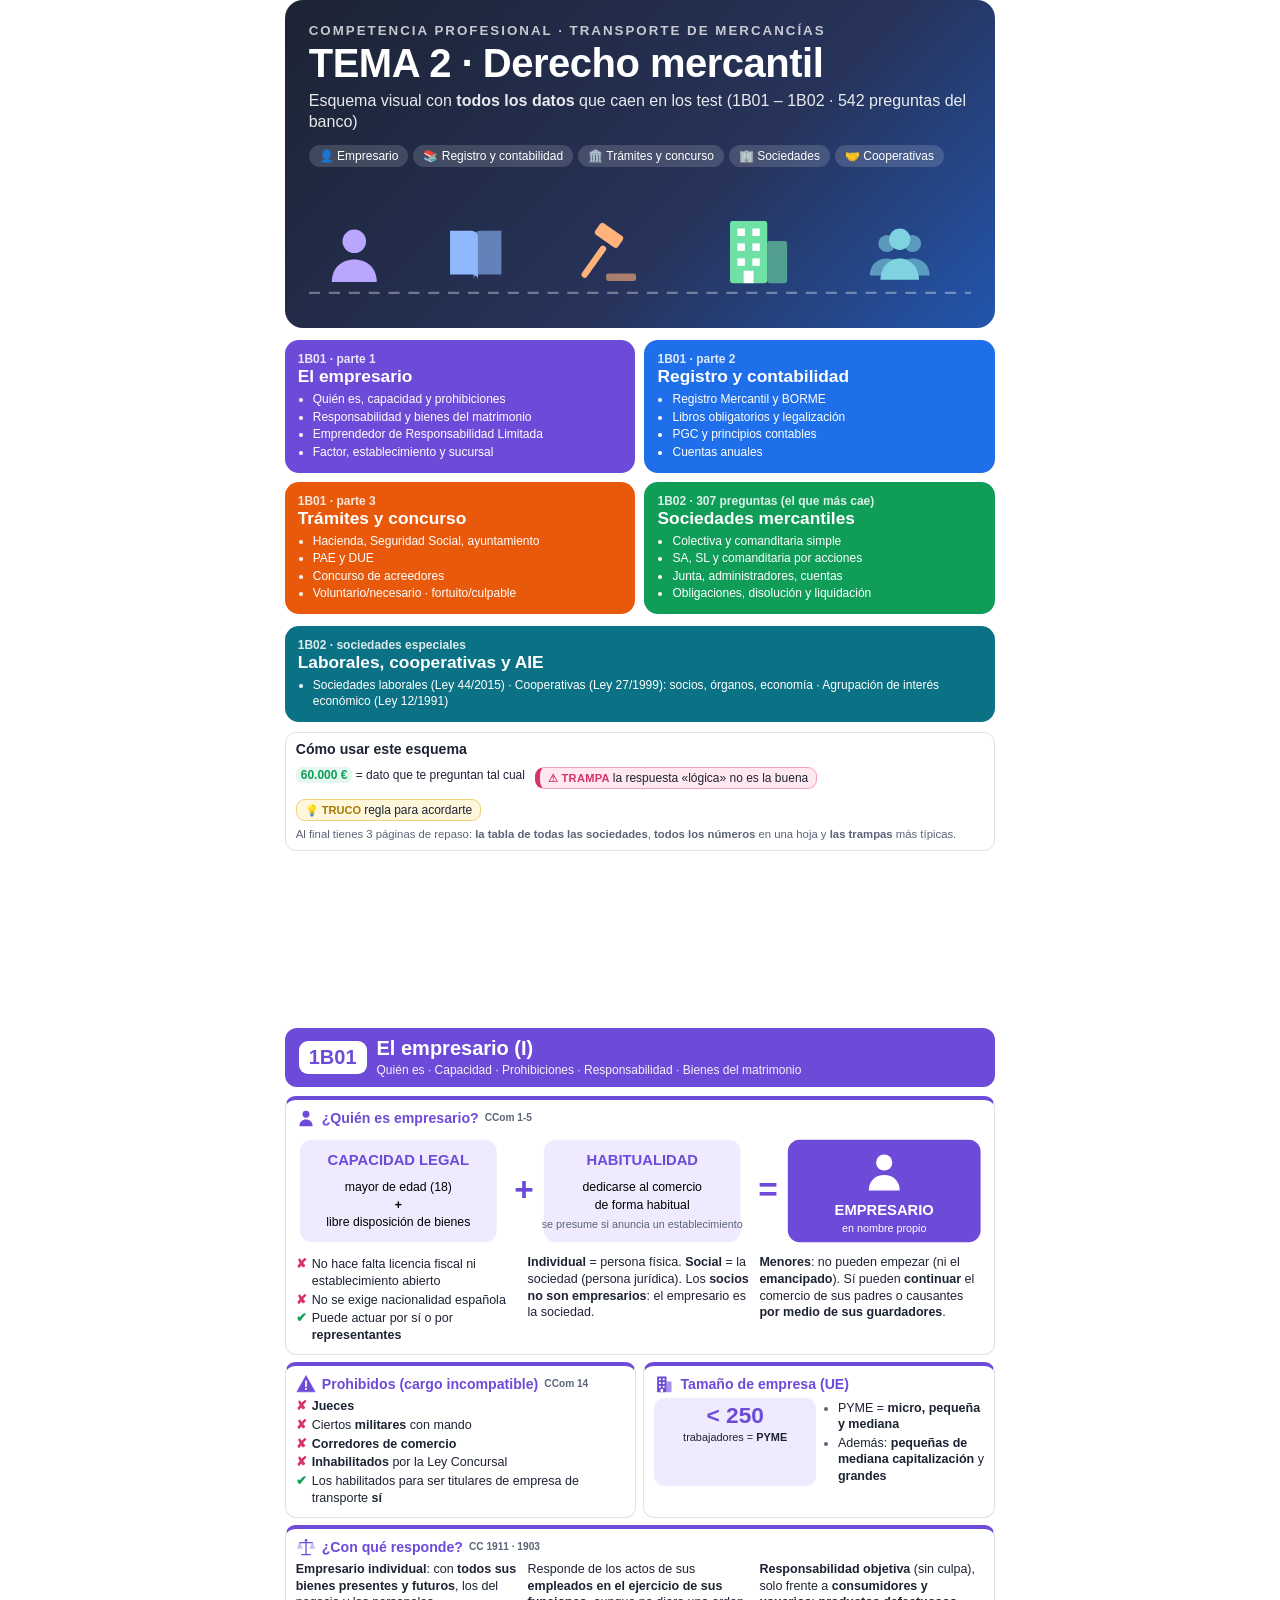
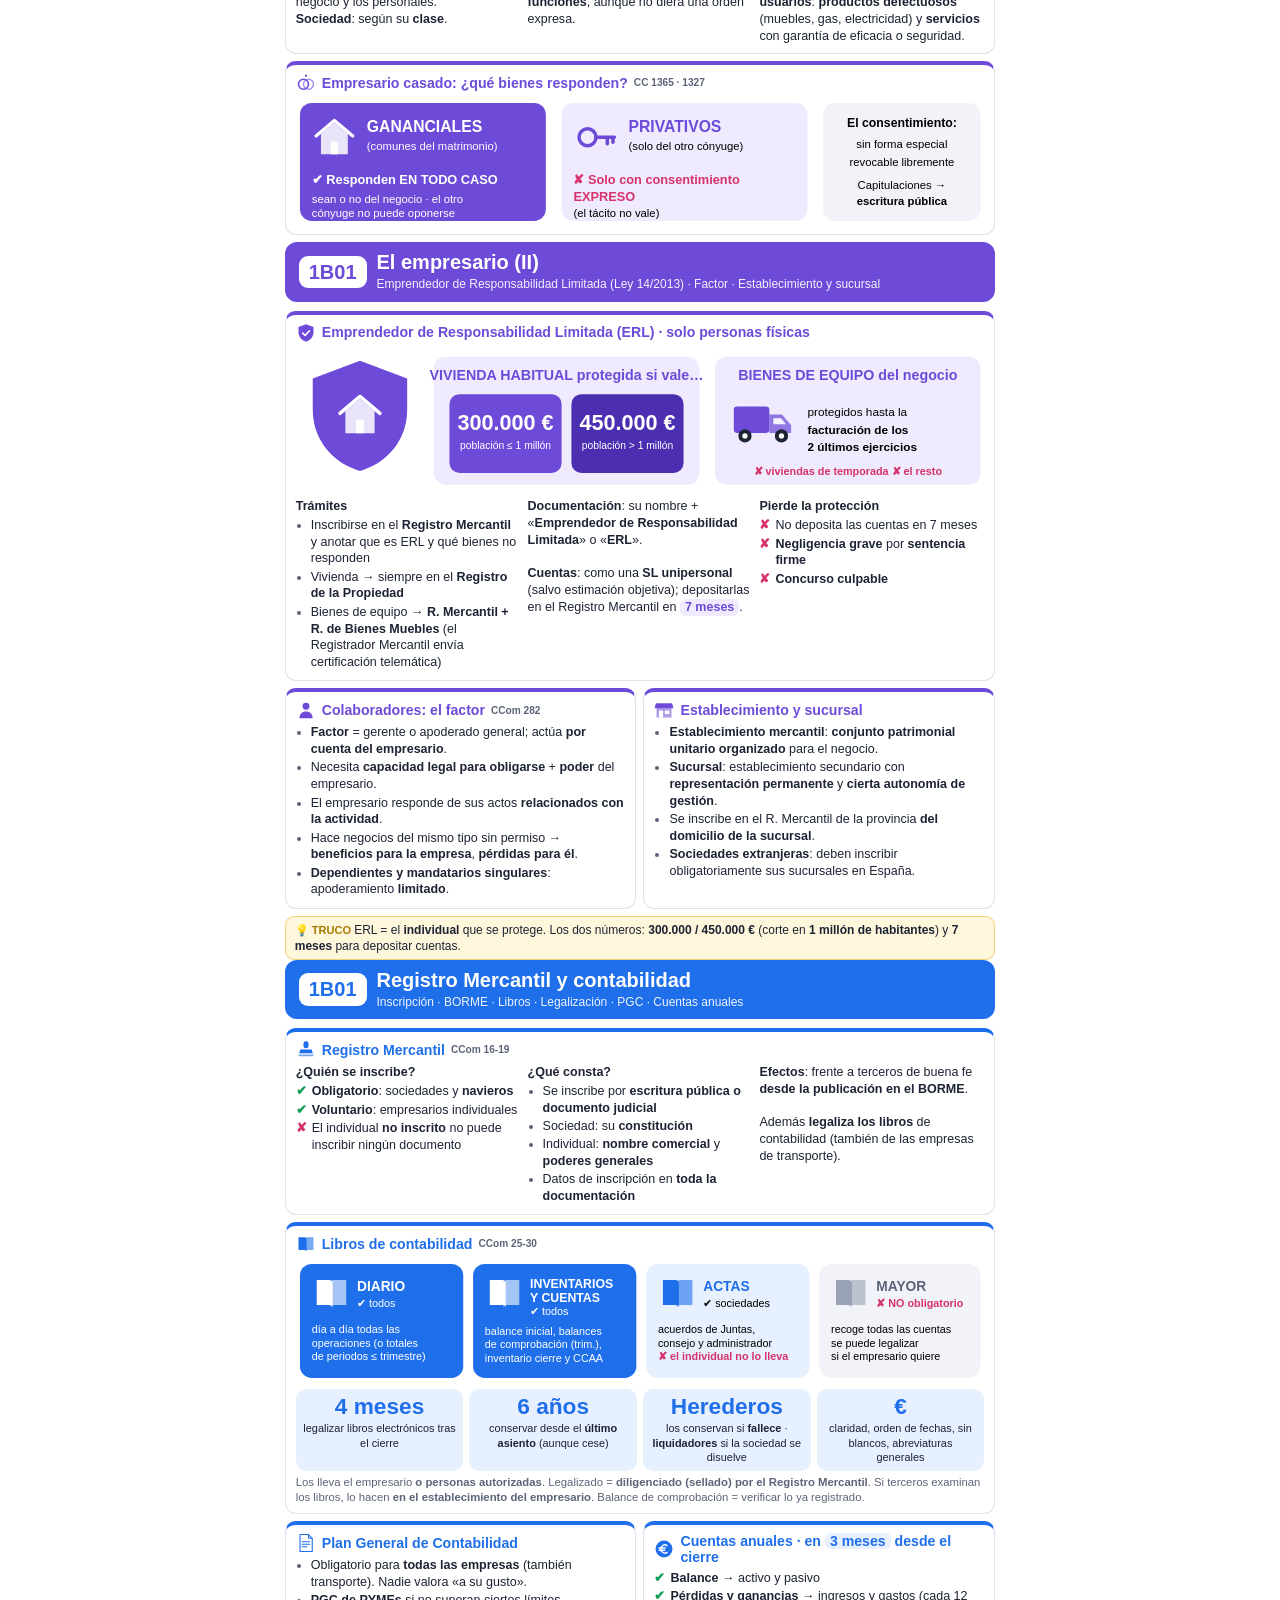
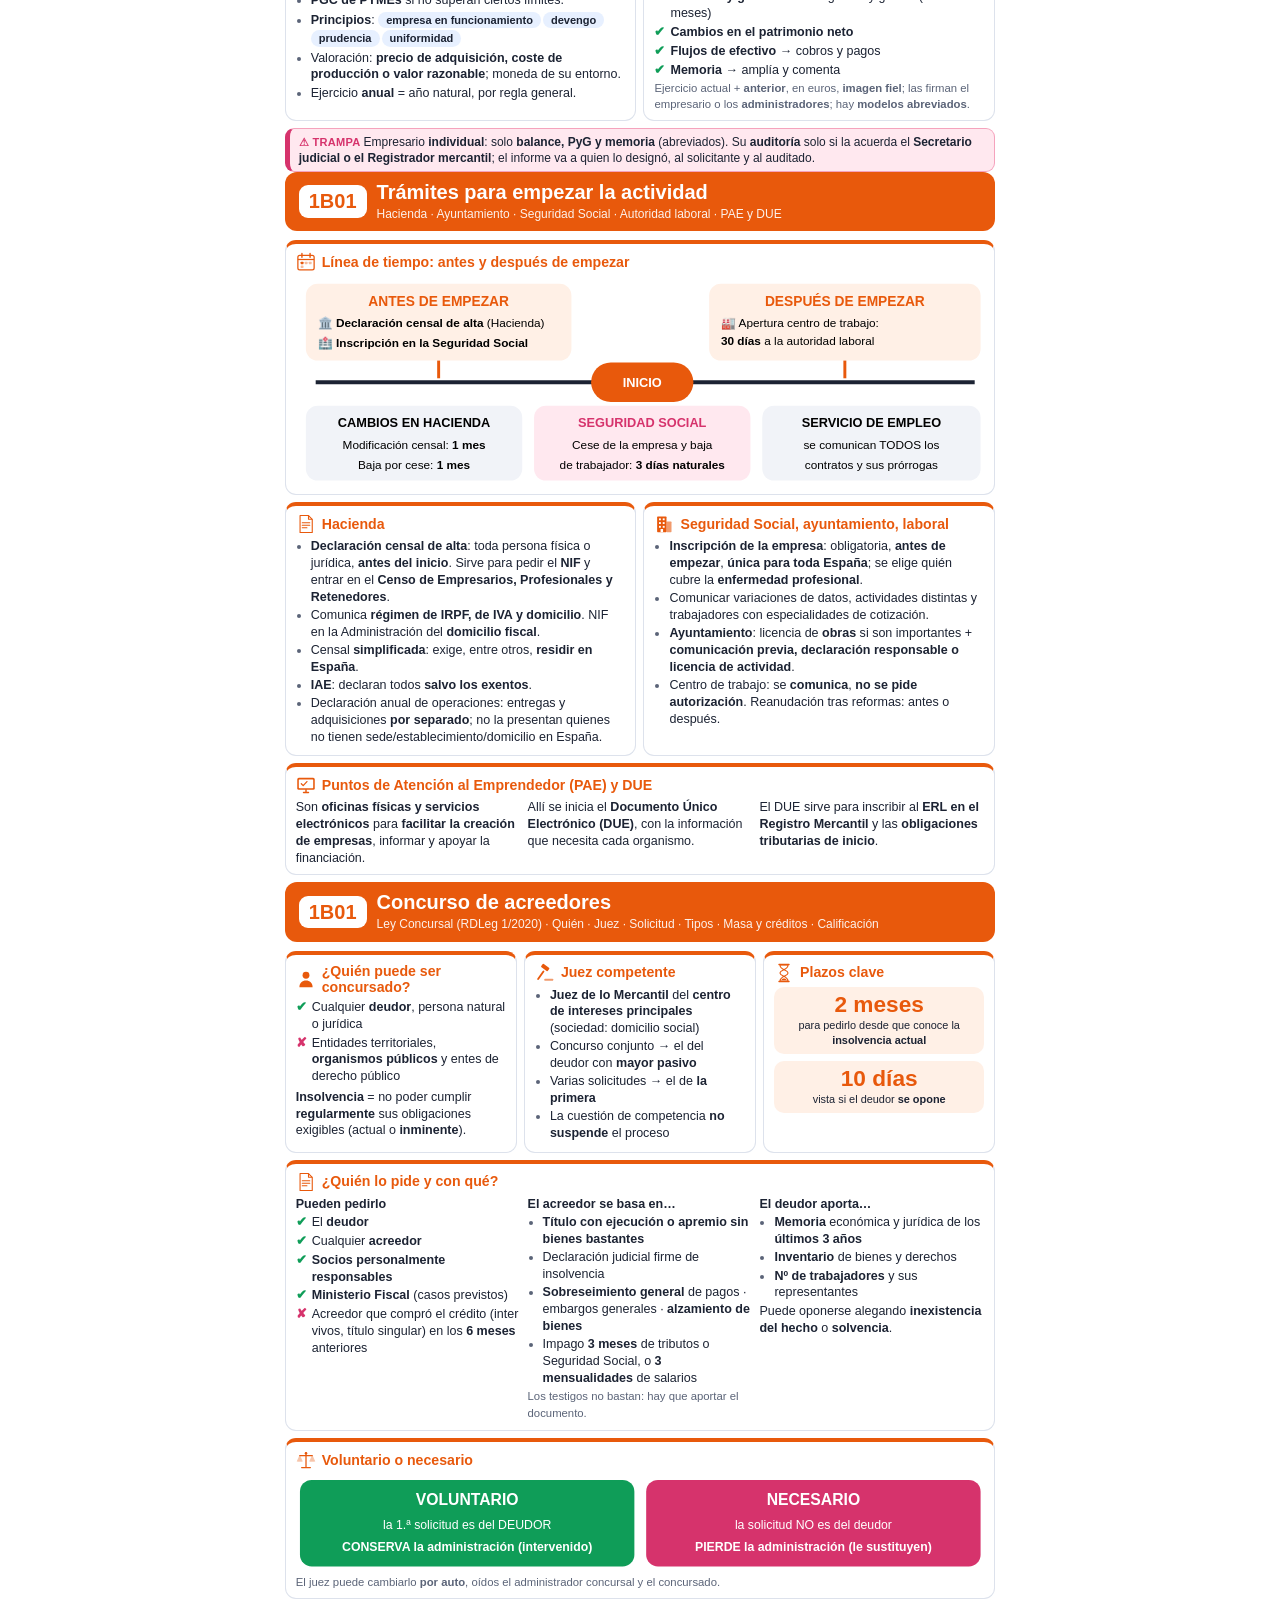
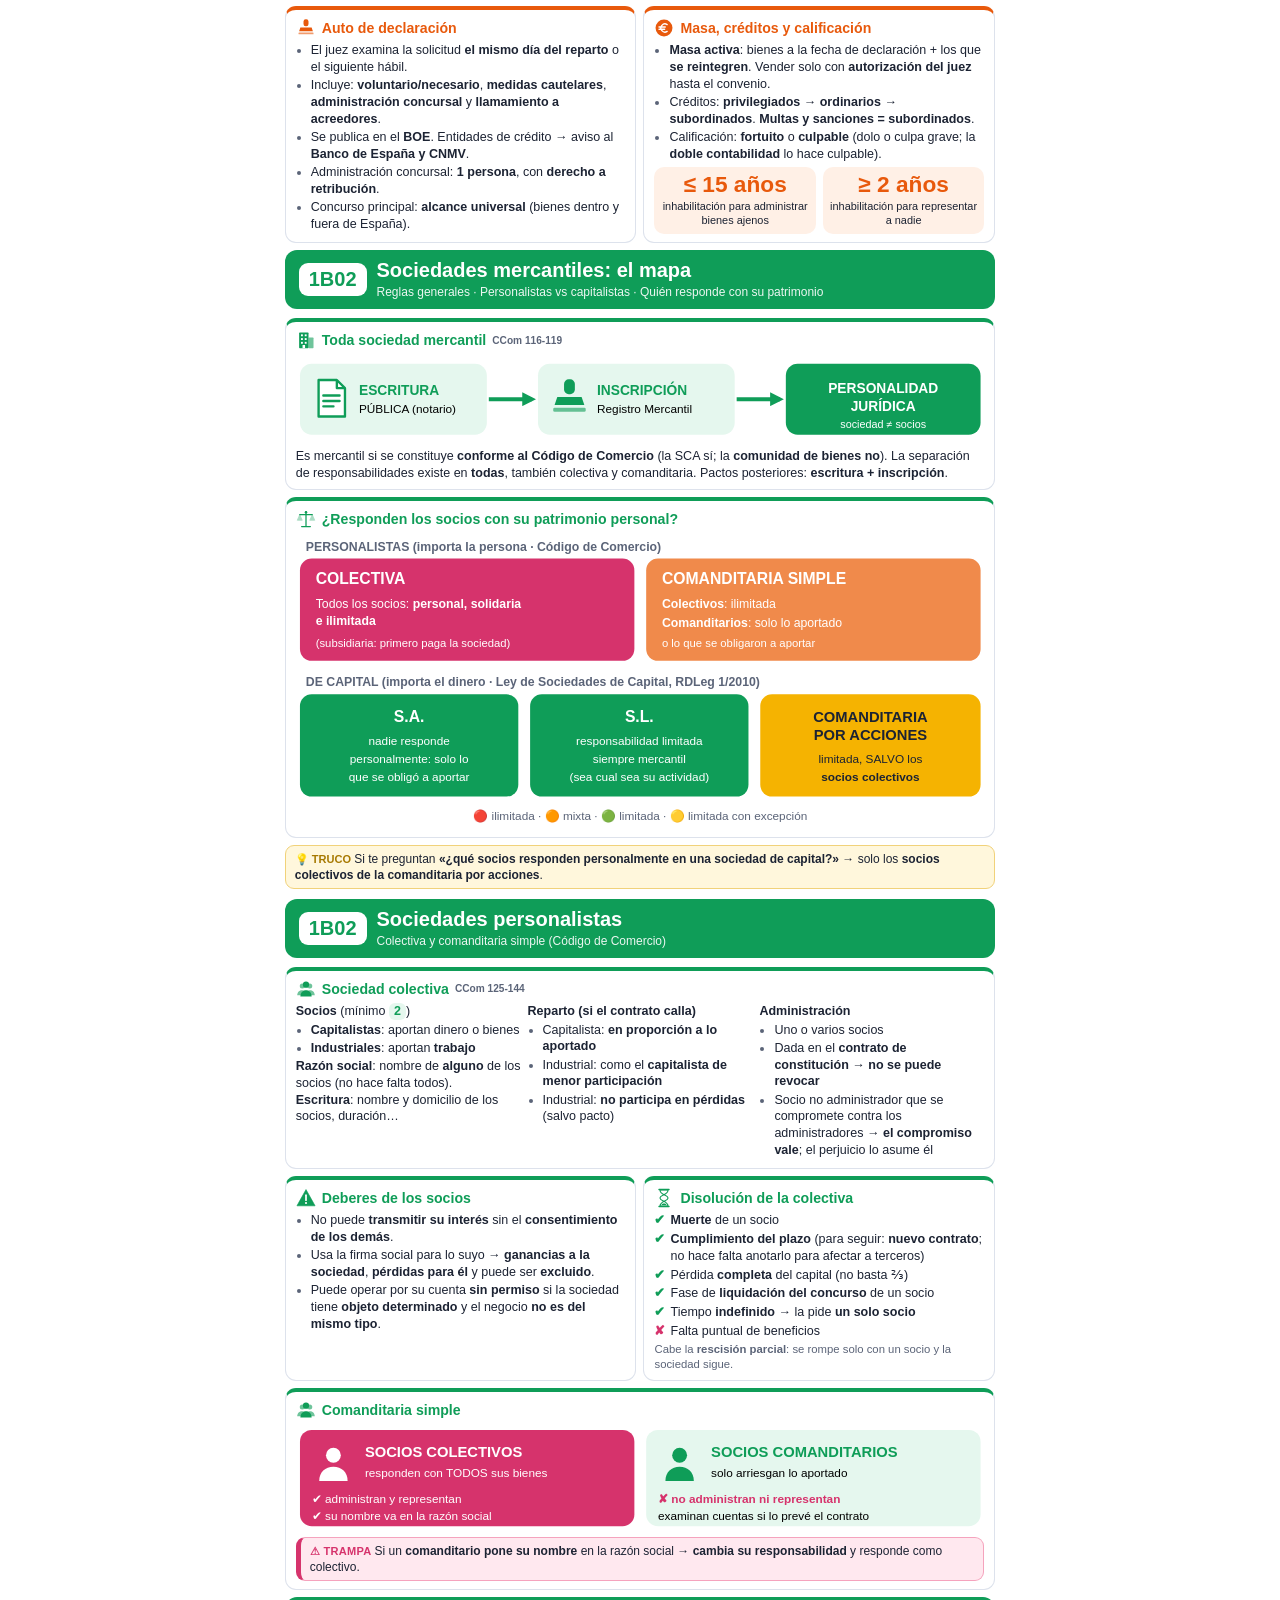
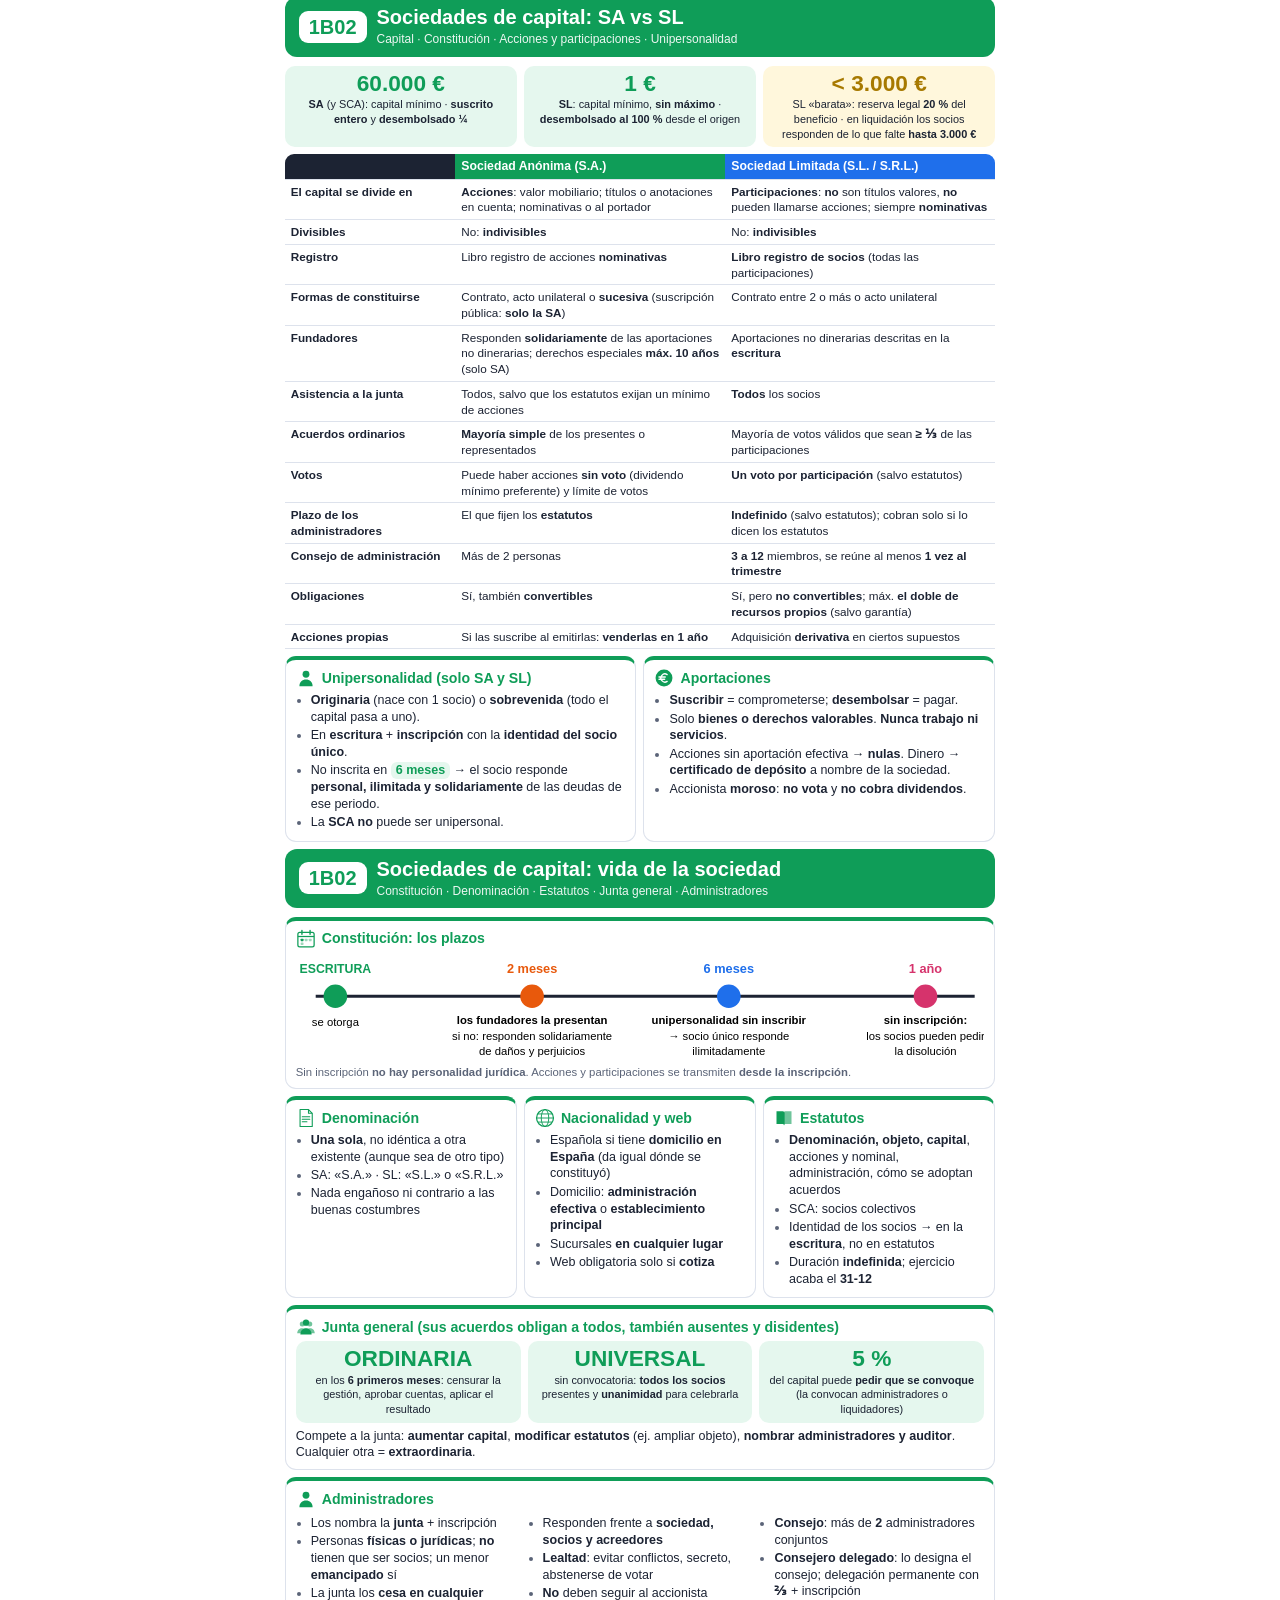
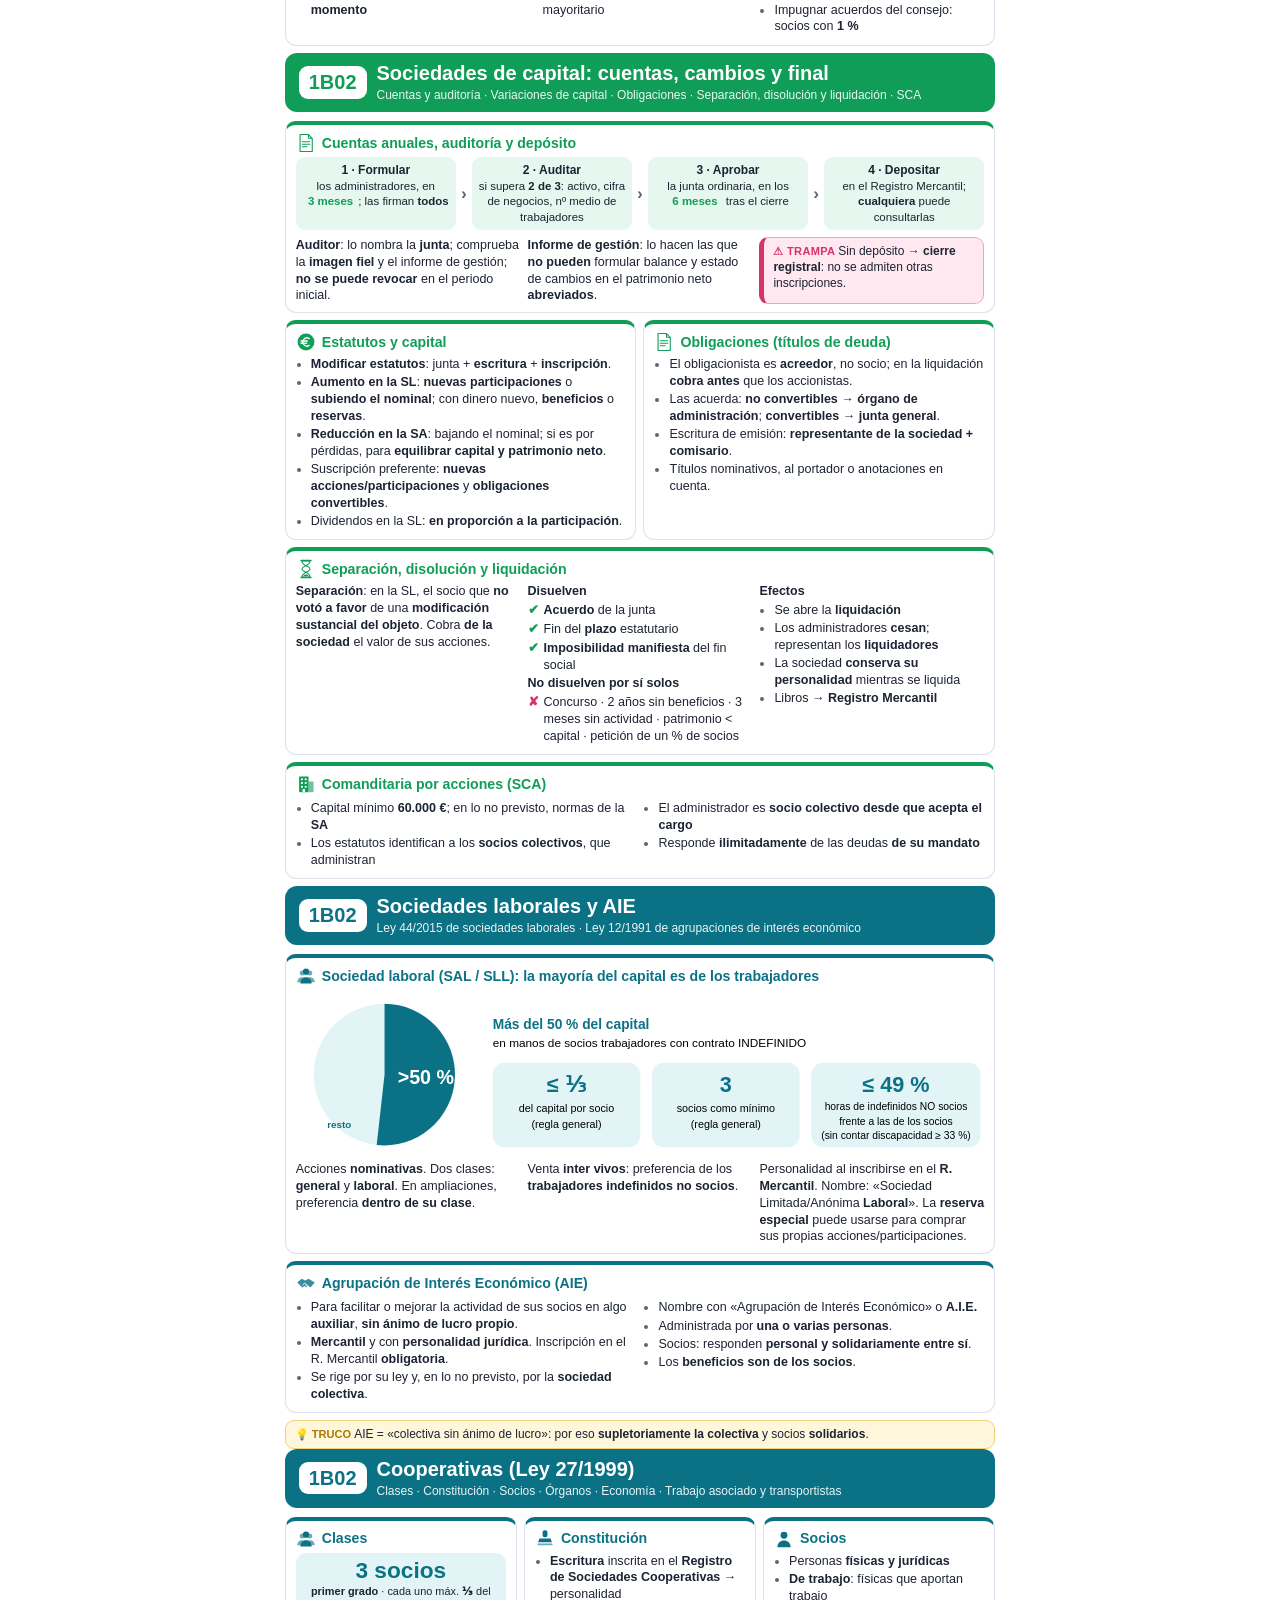
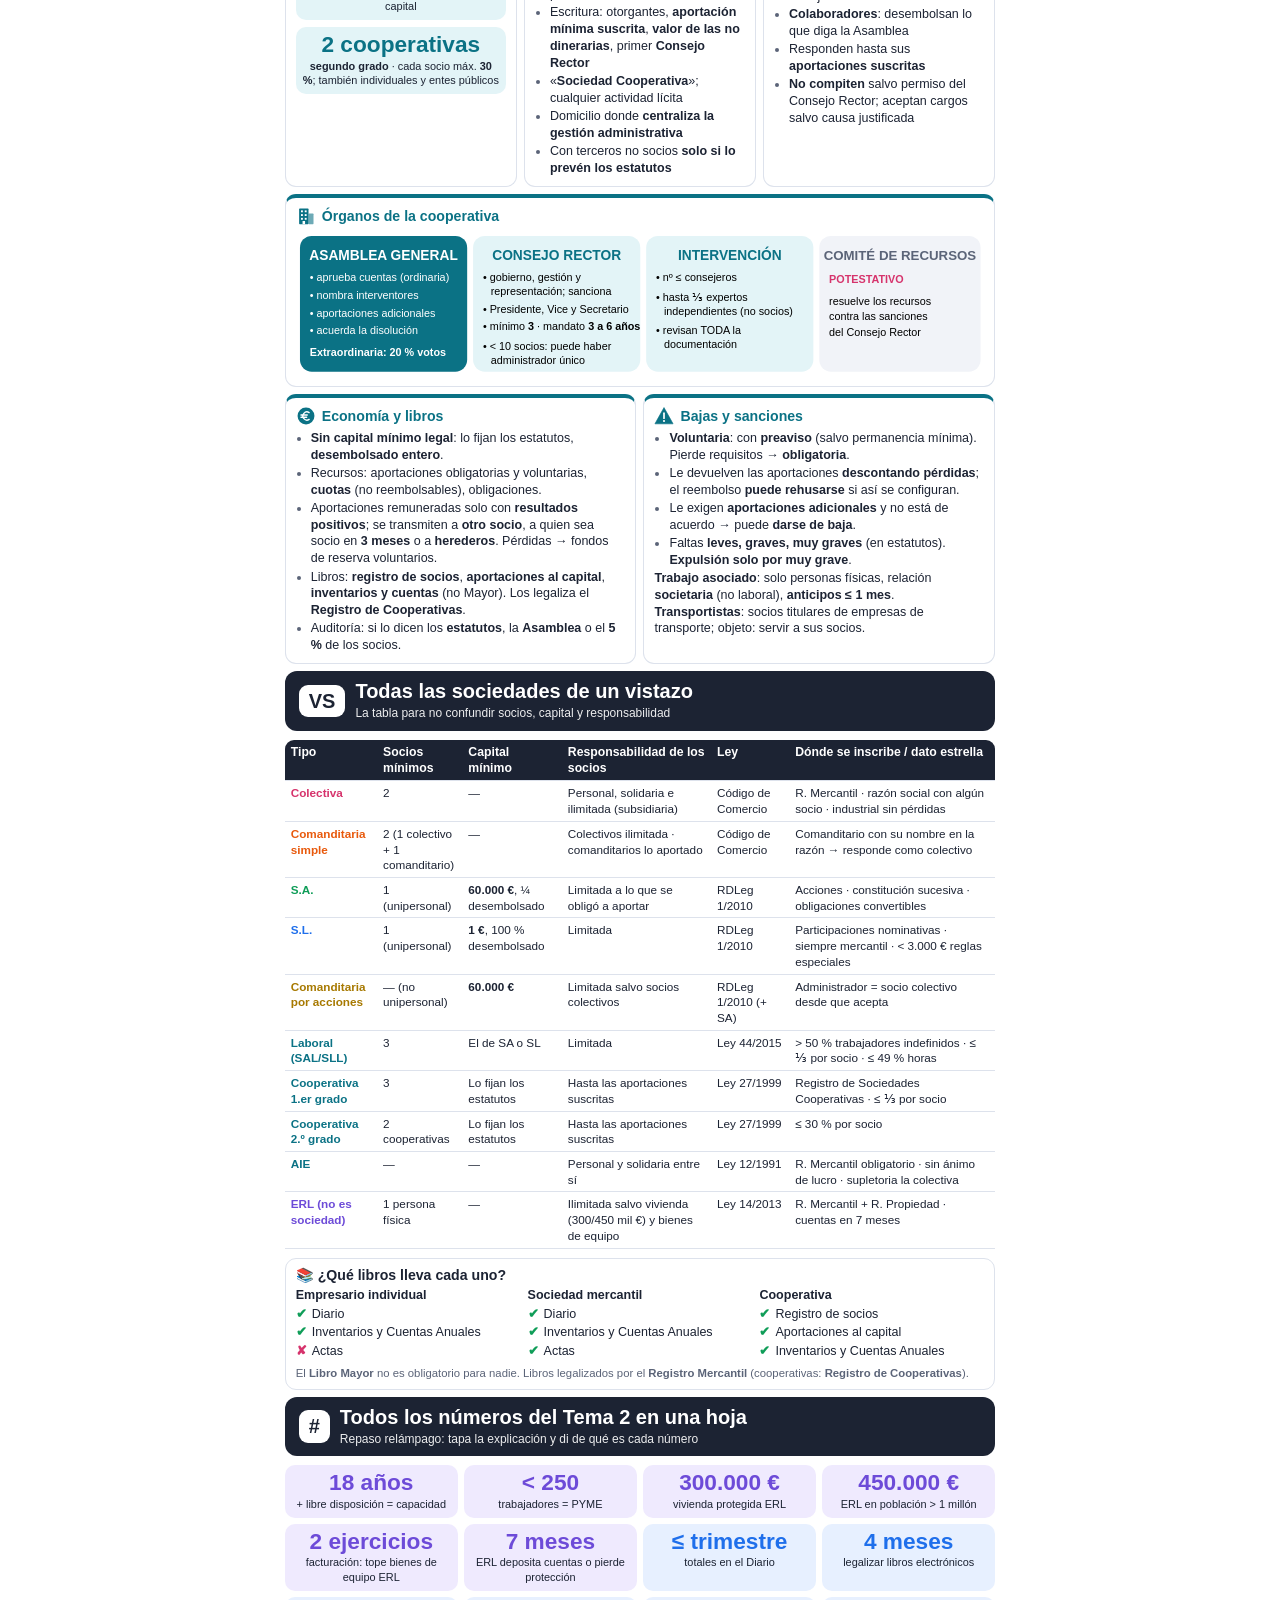
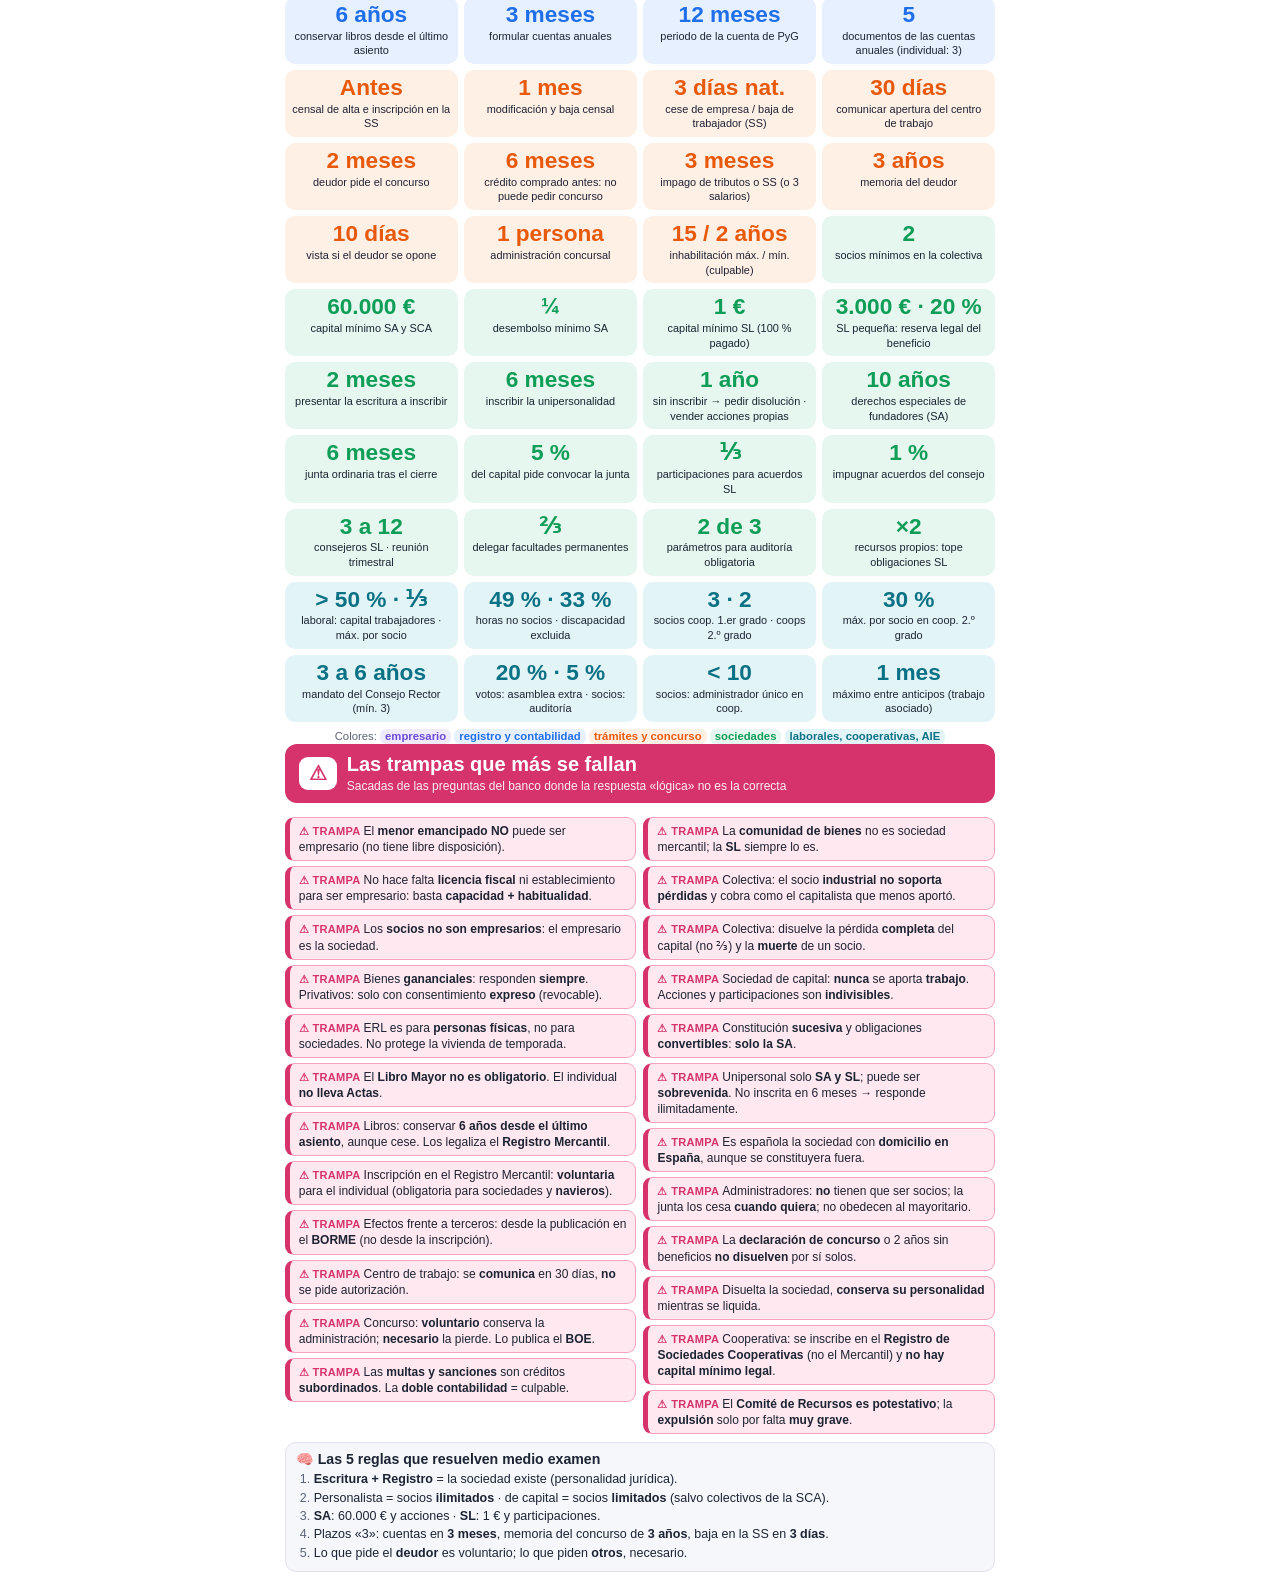
<file: esquemas/tema2.html>
<!doctype html>
<html lang="es">
<head>
<meta charset="utf-8">
<title>Esquema Tema 2 · Derecho mercantil</title>
<style>
@page { size: A4; margin: 11mm 11mm 12mm; }
:root{
  --ink:#1c2333; --mute:#5b6478; --line:#dde2ec; --bg:#f5f7fb;
  --c1:#6d4bd8; --c1s:#efeafe;   /* contratos */
  --c2:#1f6feb; --c2s:#e7f0ff;   /* contrato transporte */
  --c3:#e8590c; --c3s:#fff0e6;   /* responsabilidad */
  --c4:#0f9d58; --c4s:#e5f7ee;   /* CMR */
  --red:#d6336c; --reds:#ffe8ef; --yel:#f5b301; --yels:#fff7dc;
}
*{box-sizing:border-box}
html,body{margin:0;background:#fff;color:var(--ink);font-family:"Segoe UI",Roboto,Arial,sans-serif;font-size:9.4pt;line-height:1.34;-webkit-print-color-adjust:exact;print-color-adjust:exact}
body{max-width:188mm;margin:0 auto}
h1,h2,h3,h4{margin:0;line-height:1.15}
b,strong{font-weight:700}
.page{break-before:page}
.sec{display:flex;align-items:center;gap:10px;border-radius:12px;padding:9px 14px;color:#fff;margin:0 0 9px}
.sec .badge{background:#fff;border-radius:9px;font-weight:800;font-size:15pt;padding:3px 10px}
.sec h2{font-size:15pt;font-weight:800}
.sec p{margin:2px 0 0;font-size:9pt;opacity:.92}
.s1{background:var(--c1)} .s1 .badge{color:var(--c1)}
.s2{background:var(--c2)} .s2 .badge{color:var(--c2)}
.s3{background:var(--c3)} .s3 .badge{color:var(--c3)}
.s4{background:var(--c4)} .s4 .badge{color:var(--c4)}
.s0{background:var(--ink)} .s0 .badge{color:var(--ink)}
.card{border:1.3px solid var(--line);border-radius:11px;padding:8px 10px;margin:0 0 7px;break-inside:avoid;background:#fff}
.card h3{font-size:10.6pt;font-weight:800;margin-bottom:4px;display:flex;align-items:center;gap:6px}
.card h3 svg{width:20px;height:20px;flex:none}
.k1 h3{color:var(--c1)} .k2 h3{color:var(--c2)} .k3 h3{color:var(--c3)} .k4 h3{color:var(--c4)}
.k1{border-top:4px solid var(--c1)} .k2{border-top:4px solid var(--c2)} .k3{border-top:4px solid var(--c3)} .k4{border-top:4px solid var(--c4)}
.g2{display:grid;grid-template-columns:1fr 1fr;gap:7px}
.g3{display:grid;grid-template-columns:1fr 1fr 1fr;gap:7px}
.g4{display:grid;grid-template-columns:repeat(4,1fr);gap:6px}
.g2>.card,.g3>.card,.g4>.card{margin:0}
.mb{margin-bottom:7px}
ul{margin:2px 0 0;padding-left:15px} li{margin:1.5px 0}
li::marker{color:var(--mute)}
.trap{background:var(--reds);border:1.3px solid #f5a3bd;border-left:5px solid var(--red);border-radius:9px;padding:5px 9px;margin:5px 0 0;break-inside:avoid;font-size:9pt}
.trap::before{content:"⚠ TRAMPA  ";font-weight:800;color:var(--red);font-size:8.3pt;letter-spacing:.3px}
.tip{background:var(--yels);border:1.3px solid #f1d27a;border-radius:9px;padding:5px 9px;margin:5px 0 0;break-inside:avoid;font-size:9pt}
.tip::before{content:"💡 TRUCO  ";font-weight:800;color:#a77900;font-size:8.3pt}
.n{display:inline-block;font-weight:800;border-radius:6px;padding:0 5px;white-space:nowrap}
.n1{background:var(--c1s);color:var(--c1)} .n2{background:var(--c2s);color:var(--c2)} .n3{background:var(--c3s);color:var(--c3)} .n4{background:var(--c4s);color:var(--c4)} .nr{background:var(--reds);color:var(--red)}
.tile{border-radius:10px;padding:6px 7px;text-align:center;break-inside:avoid}
.tile .big{font-size:17pt;font-weight:900;line-height:1.05;display:block}
.tile .lbl{font-size:8.2pt;color:var(--ink);display:block;margin-top:2px}
.t1{background:var(--c1s)} .t1 .big{color:var(--c1)}
.t2{background:var(--c2s)} .t2 .big{color:var(--c2)}
.t3{background:var(--c3s)} .t3 .big{color:var(--c3)}
.t4{background:var(--c4s)} .t4 .big{color:var(--c4)}
.yes,.no{position:relative;padding-left:16px;margin:2px 0}
.yes::before{content:"✔";color:#0f9d58;font-weight:900;position:absolute;left:0;top:0}
.no::before{content:"✘";color:var(--red);font-weight:900;position:absolute;left:0;top:0}
.diag{width:100%;height:auto;display:block}
.svgtxt{font-family:"Segoe UI",Arial,sans-serif}
table{width:100%;border-collapse:separate;border-spacing:0;font-size:8.8pt;break-inside:auto}
th,td{padding:4px 6px;border-bottom:1px solid var(--line);vertical-align:top;text-align:left}
thead th{color:#fff;font-size:9.2pt}
tr{break-inside:avoid}
.ref{font-size:7.6pt;color:var(--mute);font-weight:600}
.mini{font-size:8.5pt;color:var(--mute)}
.pill{display:inline-block;border-radius:20px;padding:1px 8px;font-size:8.3pt;font-weight:700;margin:1px 2px 1px 0}
.flow{display:flex;align-items:stretch;gap:0}
.flow .st{flex:1;border-radius:9px;padding:5px 6px;font-size:8.6pt;position:relative;text-align:center}
.flow .ar{width:16px;display:flex;align-items:center;justify-content:center;color:var(--mute);font-weight:900;font-size:13pt}
.flow .st>b:first-child{display:block;font-size:9pt;margin-bottom:1px}
/* portada */
.cover{height:272mm;display:flex;flex-direction:column}
.hero{background:linear-gradient(135deg,#1c2333 0%,#27335a 60%,#1f6feb 130%);color:#fff;border-radius:18px;padding:22px 24px 18px;position:relative;overflow:hidden}
.hero h1{font-size:30pt;font-weight:900;letter-spacing:-.5px}
.hero .sub{font-size:12pt;opacity:.9;margin-top:4px}
.hero .chips{margin-top:12px}
.hero .chips span{display:inline-block;background:rgba(255,255,255,.15);border-radius:20px;padding:3px 10px;margin:0 5px 5px 0;font-size:9pt}
.idx{display:grid;grid-template-columns:1fr 1fr;gap:9px;margin-top:12px}
.idx .it{border-radius:14px;padding:11px 13px;color:#fff;break-inside:avoid}
.idx .it h3{font-size:13pt;font-weight:800}
.idx .it .code{font-size:9pt;font-weight:700;opacity:.85}
.idx .it ul{padding-left:15px;font-size:9pt;margin-top:4px}
.idx .it li::marker{color:#fff}
.legend{display:flex;gap:10px;flex-wrap:wrap;margin-top:10px;font-size:9pt}
</style>
</head>
<body>

<!-- ============ ICONOS ============ -->
<svg width="0" height="0" style="position:absolute">
 <defs>
  <symbol id="i-truck" viewBox="0 0 64 64"><rect x="3" y="16" width="35" height="26" rx="3" fill="currentColor"/><path d="M38 24h12.5l9 10.5V42H38z" fill="currentColor" opacity=".72"/><path d="M42 27.5h7.5l5 6H42z" fill="#fff" opacity=".9"/><circle cx="14" cy="45" r="6.5" fill="#1c2333"/><circle cx="14" cy="45" r="2.6" fill="#fff"/><circle cx="50" cy="45" r="6.5" fill="#1c2333"/><circle cx="50" cy="45" r="2.6" fill="#fff"/></symbol>
  <symbol id="i-doc" viewBox="0 0 64 64"><path d="M13 5h27l12 12v42H13z" fill="#fff" stroke="currentColor" stroke-width="3.5" stroke-linejoin="round"/><path d="M40 5v12h12" fill="none" stroke="currentColor" stroke-width="3.5" stroke-linejoin="round"/><path d="M20 28h24M20 36h24M20 44h15" stroke="currentColor" stroke-width="3.5" stroke-linecap="round"/></symbol>
  <symbol id="i-clock" viewBox="0 0 64 64"><circle cx="32" cy="32" r="26" fill="#fff" stroke="currentColor" stroke-width="4"/><path d="M32 16v17l11 7" fill="none" stroke="currentColor" stroke-width="4.5" stroke-linecap="round"/></symbol>
  <symbol id="i-box" viewBox="0 0 64 64"><path d="M32 6l24 12v28L32 58 8 46V18z" fill="currentColor" opacity=".25"/><path d="M32 6l24 12-24 12L8 18z" fill="currentColor" opacity=".55"/><path d="M32 30v28M8 18v28l24 12 24-12V18" fill="none" stroke="currentColor" stroke-width="3" stroke-linejoin="round"/></symbol>
  <symbol id="i-person" viewBox="0 0 64 64"><circle cx="32" cy="20" r="11" fill="currentColor"/><path d="M11 58c0-13 9-21 21-21s21 8 21 21z" fill="currentColor"/></symbol>
  <symbol id="i-scale" viewBox="0 0 64 64"><path d="M32 8v46M18 56h28M12 18h40" stroke="currentColor" stroke-width="4" stroke-linecap="round"/><path d="M12 18L4 36h16zM52 18l-8 18h16z" fill="currentColor" opacity=".35" stroke="currentColor" stroke-width="2.5" stroke-linejoin="round"/><circle cx="32" cy="10" r="4" fill="currentColor"/></symbol>
  <symbol id="i-gavel" viewBox="0 0 64 64"><rect x="20" y="8" width="26" height="13" rx="3" transform="rotate(35 33 14)" fill="currentColor"/><path d="M27 27L10 51" stroke="currentColor" stroke-width="6" stroke-linecap="round"/><rect x="30" y="50" width="28" height="7" rx="2" fill="currentColor" opacity=".6"/></symbol>
  <symbol id="i-house" viewBox="0 0 64 64"><path d="M6 30L32 8l26 22" fill="none" stroke="currentColor" stroke-width="4.5" stroke-linecap="round" stroke-linejoin="round"/><path d="M13 27v29h38V27L32 11z" fill="currentColor" opacity=".85"/><rect x="27" y="38" width="10" height="18" fill="#fff"/></symbol>
  <symbol id="i-key" viewBox="0 0 64 64"><circle cx="20" cy="32" r="12" fill="none" stroke="currentColor" stroke-width="5"/><path d="M32 32h26M48 32v9M56 32v7" stroke="currentColor" stroke-width="5" stroke-linecap="round"/></symbol>
  <symbol id="i-euro" viewBox="0 0 64 64"><circle cx="32" cy="32" r="27" fill="currentColor"/><path d="M42 21a13 13 0 1 0 0 22M16 29h20M16 36h18" fill="none" stroke="#fff" stroke-width="4.5" stroke-linecap="round"/></symbol>
  <symbol id="i-cal" viewBox="0 0 64 64"><rect x="6" y="11" width="52" height="46" rx="6" fill="#fff" stroke="currentColor" stroke-width="4"/><path d="M6 24h52" stroke="currentColor" stroke-width="4"/><path d="M19 5v12M45 5v12" stroke="currentColor" stroke-width="4.5" stroke-linecap="round"/><rect x="15" y="31" width="9" height="8" rx="1.5" fill="currentColor"/><rect x="28" y="31" width="9" height="8" rx="1.5" fill="currentColor" opacity=".4"/><rect x="41" y="31" width="9" height="8" rx="1.5" fill="currentColor" opacity=".4"/><rect x="15" y="43" width="9" height="8" rx="1.5" fill="currentColor" opacity=".4"/></symbol>
  <symbol id="i-warn" viewBox="0 0 64 64"><path d="M32 5l29 52H3z" fill="currentColor" stroke="currentColor" stroke-width="2" stroke-linejoin="round"/><path d="M32 23v16" stroke="#fff" stroke-width="5.5" stroke-linecap="round"/><circle cx="32" cy="48" r="3.5" fill="#fff"/></symbol>
  <symbol id="i-globe" viewBox="0 0 64 64"><circle cx="32" cy="32" r="27" fill="#fff" stroke="currentColor" stroke-width="4"/><ellipse cx="32" cy="32" rx="12" ry="27" fill="none" stroke="currentColor" stroke-width="3"/><path d="M5 32h54M9 19h46M9 45h46" stroke="currentColor" stroke-width="3"/></symbol>
  <symbol id="i-ware" viewBox="0 0 64 64"><path d="M4 24L32 8l28 16v32H4z" fill="currentColor" opacity=".85"/><rect x="14" y="32" width="36" height="24" fill="#fff"/><path d="M14 40h36M14 48h36" stroke="currentColor" stroke-width="2.5"/></symbol>
  <symbol id="i-ship" viewBox="0 0 64 64"><path d="M6 38h52l-8 16H14z" fill="currentColor"/><rect x="18" y="22" width="12" height="16" fill="currentColor" opacity=".55"/><rect x="32" y="16" width="14" height="22" fill="currentColor" opacity=".75"/><path d="M2 60c5-3 10-3 15 0s10 3 15 0 10-3 15 0 10 3 15 0" fill="none" stroke="currentColor" stroke-width="2.5"/></symbol>
  <symbol id="i-train" viewBox="0 0 64 64"><rect x="12" y="6" width="40" height="42" rx="9" fill="currentColor"/><rect x="18" y="13" width="28" height="14" rx="2" fill="#fff"/><circle cx="22" cy="38" r="3.5" fill="#fff"/><circle cx="42" cy="38" r="3.5" fill="#fff"/><path d="M20 48l-7 11M44 48l7 11M16 55h32" stroke="currentColor" stroke-width="4" stroke-linecap="round"/></symbol>
  <symbol id="i-sofa" viewBox="0 0 64 64"><rect x="10" y="18" width="44" height="18" rx="5" fill="currentColor" opacity=".55"/><rect x="4" y="30" width="56" height="16" rx="5" fill="currentColor"/><path d="M10 46v8M54 46v8" stroke="currentColor" stroke-width="5" stroke-linecap="round"/></symbol>
  <symbol id="i-shop" viewBox="0 0 64 64"><path d="M6 10h52l4 16H2z" fill="currentColor"/><rect x="8" y="26" width="48" height="30" fill="currentColor" opacity=".55"/><rect x="16" y="34" width="13" height="22" fill="#fff"/><rect x="35" y="34" width="14" height="11" fill="#fff"/></symbol>
  <symbol id="i-hand" viewBox="0 0 64 64"><path d="M4 30l14-12 12 6 10-6 20 12-14 16-8-6-6 6-6-4-6 4z" fill="currentColor" opacity=".8"/><path d="M22 38l6-6 8 8M28 44l6-6" fill="none" stroke="#fff" stroke-width="3" stroke-linecap="round"/></symbol>
  <symbol id="i-web" viewBox="0 0 64 64"><rect x="4" y="9" width="56" height="38" rx="5" fill="currentColor"/><rect x="9" y="14" width="46" height="28" rx="2" fill="#fff"/><path d="M24 56h16M32 47v9" stroke="currentColor" stroke-width="4.5" stroke-linecap="round"/><path d="M17 28l6 6 12-13" fill="none" stroke="currentColor" stroke-width="4" stroke-linecap="round" stroke-linejoin="round"/></symbol>
  <symbol id="i-hour" viewBox="0 0 64 64"><path d="M16 5h32M16 59h32" stroke="currentColor" stroke-width="4.5" stroke-linecap="round"/><path d="M19 6c0 16 26 16 26 26S19 42 19 58h26c0-16-26-16-26-26S45 22 45 6z" fill="none" stroke="currentColor" stroke-width="3.5" stroke-linejoin="round"/><path d="M24 54c3-6 13-6 16 0z" fill="currentColor"/></symbol>
  <symbol id="i-check" viewBox="0 0 64 64"><circle cx="32" cy="32" r="27" fill="currentColor"/><path d="M19 33l9 9 18-20" fill="none" stroke="#fff" stroke-width="6" stroke-linecap="round" stroke-linejoin="round"/></symbol>
  <symbol id="i-snow" viewBox="0 0 64 64"><path d="M32 4v56M8 18l48 28M8 46l48-28" stroke="currentColor" stroke-width="4.5" stroke-linecap="round"/></symbol>
  <symbol id="i-plane" viewBox="0 0 64 64"><path d="M30 4c3 0 4 4 4 8v14l24 14v6l-24-7v12l7 6v4l-11-3-11 3v-4l7-6V39L2 46v-6l24-14V12c0-4 1-8 4-8z" fill="currentColor"/></symbol>
 </defs>
</svg>

<style>
:root{ --c5:#0b7285; --c5s:#e3f4f7; }
.s5{background:var(--c5)} .s5 .badge{color:var(--c5)}
.k5{border-top:4px solid var(--c5)} .k5 h3{color:var(--c5)}
.t5{background:var(--c5s)} .t5 .big{color:var(--c5)}
.n5{background:var(--c5s);color:var(--c5)}
.cmp th{color:#fff} .cmp td:first-child{font-weight:700}
.meter{display:flex;gap:3px;margin-top:3px}.meter i{flex:1;height:8px;border-radius:4px;background:#e4e7ee}
</style>
<svg width="0" height="0" style="position:absolute"><defs>
 <symbol id="i-book" viewBox="0 0 64 64"><path d="M8 10h20a6 6 0 016 6v40a5 5 0 00-5-5H8z" fill="currentColor"/><path d="M56 10H36a6 6 0 00-6 6v40a5 5 0 015-5h21z" fill="currentColor" opacity=".6"/></symbol>
 <symbol id="i-build" viewBox="0 0 64 64"><rect x="10" y="8" width="30" height="50" rx="2" fill="currentColor"/><rect x="40" y="24" width="16" height="34" rx="2" fill="currentColor" opacity=".6"/><g fill="#fff"><rect x="16" y="14" width="6" height="6"/><rect x="28" y="14" width="6" height="6"/><rect x="16" y="26" width="6" height="6"/><rect x="28" y="26" width="6" height="6"/><rect x="16" y="38" width="6" height="6"/><rect x="28" y="38" width="6" height="6"/><rect x="21" y="48" width="8" height="10"/></g></symbol>
 <symbol id="i-group" viewBox="0 0 64 64"><circle cx="20" cy="22" r="8" fill="currentColor" opacity=".6"/><circle cx="44" cy="22" r="8" fill="currentColor" opacity=".6"/><circle cx="32" cy="18" r="10" fill="currentColor"/><path d="M4 52c0-10 7-16 16-16 3 0 6 1 8 2-4 3-6 8-6 14z" fill="currentColor" opacity=".6"/><path d="M60 52c0-10-7-16-16-16-3 0-6 1-8 2 4 3 6 8 6 14z" fill="currentColor" opacity=".6"/><path d="M14 56c0-12 8-20 18-20s18 8 18 20z" fill="currentColor"/></symbol>
 <symbol id="i-ring" viewBox="0 0 64 64"><circle cx="24" cy="36" r="16" fill="none" stroke="currentColor" stroke-width="5"/><circle cx="40" cy="36" r="16" fill="none" stroke="currentColor" stroke-width="5" opacity=".6"/><path d="M28 8l4-4 4 4-4 6z" fill="currentColor"/></symbol>
 <symbol id="i-shield" viewBox="0 0 64 64"><path d="M32 4l24 9v16c0 15-10 27-24 31C18 56 8 44 8 29V13z" fill="currentColor"/><path d="M21 32l8 8 14-15" fill="none" stroke="#fff" stroke-width="5" stroke-linecap="round" stroke-linejoin="round"/></symbol>
 <symbol id="i-stamp" viewBox="0 0 64 64"><rect x="24" y="4" width="16" height="22" rx="7" fill="currentColor"/><path d="M14 30h36l4 12H10z" fill="currentColor"/><rect x="8" y="46" width="48" height="6" rx="2" fill="currentColor" opacity=".6"/></symbol>
</defs></svg>

<!-- ============ PORTADA ============ -->
<div class="cover">
 <div class="hero">
  <div style="font-size:10pt;font-weight:700;letter-spacing:2px;opacity:.75">COMPETENCIA PROFESIONAL · TRANSPORTE DE MERCANCÍAS</div>
  <h1>TEMA 2 · Derecho mercantil</h1>
  <div class="sub">Esquema visual con <b>todos los datos</b> que caen en los test (1B01 – 1B02 · 542 preguntas del banco)</div>
  <div class="chips"><span>👤 Empresario</span><span>📚 Registro y contabilidad</span><span>🏛️ Trámites y concurso</span><span>🏢 Sociedades</span><span>🤝 Cooperativas</span></div>
  <svg viewBox="0 0 600 120" class="diag" style="margin-top:6px">
   <path d="M0 104 H600" stroke="rgba(255,255,255,.35)" stroke-width="2" stroke-dasharray="10 8"/>
   <use href="#i-person" x="10" y="38" width="62" height="62" style="color:#b9a6ff"/>
   <use href="#i-book" x="120" y="38" width="62" height="62" style="color:#8fb8ff"/>
   <use href="#i-gavel" x="240" y="38" width="62" height="62" style="color:#ffb27a"/>
   <use href="#i-build" x="370" y="30" width="72" height="72" style="color:#6fe0a6"/>
   <use href="#i-group" x="500" y="38" width="70" height="62" style="color:#7fd3e0"/>
  </svg>
 </div>
 <div class="idx">
  <div class="it" style="background:var(--c1)"><div class="code">1B01 · parte 1</div><h3>El empresario</h3><ul><li>Quién es, capacidad y prohibiciones</li><li>Responsabilidad y bienes del matrimonio</li><li>Emprendedor de Responsabilidad Limitada</li><li>Factor, establecimiento y sucursal</li></ul></div>
  <div class="it" style="background:var(--c2)"><div class="code">1B01 · parte 2</div><h3>Registro y contabilidad</h3><ul><li>Registro Mercantil y BORME</li><li>Libros obligatorios y legalización</li><li>PGC y principios contables</li><li>Cuentas anuales</li></ul></div>
  <div class="it" style="background:var(--c3)"><div class="code">1B01 · parte 3</div><h3>Trámites y concurso</h3><ul><li>Hacienda, Seguridad Social, ayuntamiento</li><li>PAE y DUE</li><li>Concurso de acreedores</li><li>Voluntario/necesario · fortuito/culpable</li></ul></div>
  <div class="it" style="background:var(--c4)"><div class="code">1B02 · 307 preguntas (el que más cae)</div><h3>Sociedades mercantiles</h3><ul><li>Colectiva y comanditaria simple</li><li>SA, SL y comanditaria por acciones</li><li>Junta, administradores, cuentas</li><li>Obligaciones, disolución y liquidación</li></ul></div>
 </div>
 <div class="idx" style="grid-template-columns:1fr">
  <div class="it" style="background:var(--c5)"><div class="code">1B02 · sociedades especiales</div><h3>Laborales, cooperativas y AIE</h3><ul><li>Sociedades laborales (Ley 44/2015) · Cooperativas (Ley 27/1999): socios, órganos, economía · Agrupación de interés económico (Ley 12/1991)</li></ul></div>
 </div>
 <div class="card" style="margin-top:10px">
  <h3 style="color:var(--ink)">Cómo usar este esquema</h3>
  <div class="legend">
   <span><span class="n n4">60.000 €</span> = dato que te preguntan tal cual</span>
   <span class="trap" style="margin:0;padding:2px 8px">la respuesta «lógica» no es la buena</span>
   <span class="tip" style="margin:0;padding:2px 8px">regla para acordarte</span>
  </div>
  <p class="mini" style="margin:6px 0 0">Al final tienes 3 páginas de repaso: <b>la tabla de todas las sociedades</b>, <b>todos los números</b> en una hoja y <b>las trampas</b> más típicas.</p>
 </div>
</div>

<!-- ============ EMPRESARIO ============ -->
<div class="page">
 <div class="sec s1"><span class="badge">1B01</span><div><h2>El empresario (I)</h2><p>Quién es · Capacidad · Prohibiciones · Responsabilidad · Bienes del matrimonio</p></div></div>

 <div class="card k1">
  <h3><svg><use href="#i-person"/></svg>¿Quién es empresario? <span class="ref">CCom 1-5</span></h3>
  <svg viewBox="0 0 700 120" class="diag svgtxt">
   <rect x="4" y="8" width="200" height="104" rx="12" fill="#efeafe"/><text x="104" y="34" text-anchor="middle" font-size="15" font-weight="800" fill="#6d4bd8">CAPACIDAD LEGAL</text>
   <text x="104" y="60" text-anchor="middle" font-size="12.5">mayor de edad (18)</text><text x="104" y="78" text-anchor="middle" font-size="12.5" font-weight="800">+</text><text x="104" y="96" text-anchor="middle" font-size="12.5">libre disposición de bienes</text>
   <text x="222" y="70" font-size="34" font-weight="900" fill="#6d4bd8">+</text>
   <rect x="252" y="8" width="200" height="104" rx="12" fill="#efeafe"/><text x="352" y="34" text-anchor="middle" font-size="15" font-weight="800" fill="#6d4bd8">HABITUALIDAD</text>
   <text x="352" y="60" text-anchor="middle" font-size="12.5">dedicarse al comercio</text><text x="352" y="78" text-anchor="middle" font-size="12.5">de forma habitual</text><text x="352" y="98" text-anchor="middle" font-size="11" fill="#5b6478">se presume si anuncia un establecimiento</text>
   <text x="470" y="70" font-size="34" font-weight="900" fill="#6d4bd8">=</text>
   <rect x="500" y="8" width="196" height="104" rx="12" fill="#6d4bd8"/><use href="#i-person" x="574" y="16" width="48" height="48" style="color:#fff"/><text x="598" y="84" text-anchor="middle" font-size="15" font-weight="800" fill="#fff">EMPRESARIO</text><text x="598" y="102" text-anchor="middle" font-size="11" fill="#fff">en nombre propio</text>
  </svg>
  <div class="g3" style="margin-top:4px">
   <div><div class="no">No hace falta licencia fiscal ni establecimiento abierto</div><div class="no">No se exige nacionalidad española</div><div class="yes">Puede actuar por sí o por <b>representantes</b></div></div>
   <div><b>Individual</b> = persona física. <b>Social</b> = la sociedad (persona jurídica). Los <b>socios no son empresarios</b>: el empresario es la sociedad.</div>
   <div><b>Menores</b>: no pueden empezar (ni el <b>emancipado</b>). Sí pueden <b>continuar</b> el comercio de sus padres o causantes <b>por medio de sus guardadores</b>.</div>
  </div>
 </div>

 <div class="g2 mb">
  <div class="card k1">
   <h3><svg><use href="#i-warn"/></svg>Prohibidos (cargo incompatible) <span class="ref">CCom 14</span></h3>
   <div class="no"><b>Jueces</b></div>
   <div class="no">Ciertos <b>militares</b> con mando</div>
   <div class="no"><b>Corredores de comercio</b></div>
   <div class="no"><b>Inhabilitados</b> por la Ley Concursal</div>
   <div class="yes">Los habilitados para ser titulares de empresa de transporte <b>sí</b></div>
  </div>
  <div class="card k1">
   <h3><svg><use href="#i-build"/></svg>Tamaño de empresa (UE)</h3>
   <div class="g2">
    <div class="tile t1"><span class="big">&lt; 250</span><span class="lbl">trabajadores = <b>PYME</b></span></div>
    <div><ul style="margin:0"><li>PYME = <b>micro, pequeña y mediana</b></li><li>Además: <b>pequeñas de mediana capitalización</b> y <b>grandes</b></li></ul></div>
   </div>
  </div>
 </div>

 <div class="card k1">
  <h3><svg><use href="#i-scale"/></svg>¿Con qué responde? <span class="ref">CC 1911 · 1903</span></h3>
  <div class="g3">
   <div><b>Empresario individual</b>: con <b>todos sus bienes presentes y futuros</b>, los del negocio y los personales.<br><b>Sociedad</b>: según su <b>clase</b>.</div>
   <div>Responde de los actos de sus <b>empleados en el ejercicio de sus funciones</b>, aunque no diera una orden expresa.</div>
   <div><b>Responsabilidad objetiva</b> (sin culpa), solo frente a <b>consumidores y usuarios</b>: <b>productos defectuosos</b> (muebles, gas, electricidad) y <b>servicios</b> con garantía de eficacia o seguridad.</div>
  </div>
 </div>

 <div class="card k1">
  <h3><svg><use href="#i-ring"/></svg>Empresario casado: ¿qué bienes responden? <span class="ref">CC 1365 · 1327</span></h3>
  <svg viewBox="0 0 700 132" class="diag svgtxt">
   <rect x="4" y="6" width="250" height="120" rx="12" fill="#6d4bd8"/><use href="#i-house" x="16" y="18" width="46" height="46" style="color:#fff"/>
   <text x="72" y="36" font-size="16" font-weight="800" fill="#fff">GANANCIALES</text><text x="72" y="54" font-size="11.5" fill="#fff">(comunes del matrimonio)</text>
   <text x="16" y="88" font-size="13" font-weight="800" fill="#fff">✔ Responden EN TODO CASO</text><text x="16" y="108" font-size="11.5" fill="#fff">sean o no del negocio · el otro</text><text x="16" y="122" font-size="11.5" fill="#fff">cónyuge no puede oponerse</text>
   <rect x="270" y="6" width="250" height="120" rx="12" fill="#efeafe"/><use href="#i-key" x="282" y="18" width="46" height="46" style="color:#6d4bd8"/>
   <text x="338" y="36" font-size="16" font-weight="800" fill="#6d4bd8">PRIVATIVOS</text><text x="338" y="54" font-size="11.5">(solo del otro cónyuge)</text>
   <text x="282" y="88" font-size="13" font-weight="800" fill="#d6336c">✘ Solo con consentimiento</text><text x="282" y="106" font-size="13" font-weight="800" fill="#d6336c">EXPRESO</text><text x="282" y="122" font-size="11.5">(el tácito no vale)</text>
   <rect x="536" y="6" width="160" height="120" rx="12" fill="#f1f3f8"/>
   <text x="616" y="30" text-anchor="middle" font-size="12.5" font-weight="800">El consentimiento:</text>
   <text x="616" y="52" text-anchor="middle" font-size="11.5">sin forma especial</text><text x="616" y="70" text-anchor="middle" font-size="11.5">revocable libremente</text>
   <text x="616" y="94" text-anchor="middle" font-size="11.5">Capitulaciones →</text><text x="616" y="110" text-anchor="middle" font-size="11.5" font-weight="800">escritura pública</text>
  </svg>
 </div>
</div>

<!-- ============ ERL / COLABORADORES ============ -->
<div class="page">
 <div class="sec s1"><span class="badge">1B01</span><div><h2>El empresario (II)</h2><p>Emprendedor de Responsabilidad Limitada (Ley 14/2013) · Factor · Establecimiento y sucursal</p></div></div>

 <div class="card k1">
  <h3><svg><use href="#i-shield"/></svg>Emprendedor de Responsabilidad Limitada (ERL) · solo personas físicas</h3>
  <svg viewBox="0 0 700 150" class="diag svgtxt">
   <path d="M65 14l48 18v32c0 30-20 54-48 62C37 118 17 94 17 64V32z" fill="#6d4bd8"/>
   <use href="#i-house" x="40" y="44" width="50" height="50" style="color:#fff"/>
   <rect x="140" y="10" width="270" height="130" rx="12" fill="#efeafe"/>
   <text x="275" y="34" text-anchor="middle" font-size="14.5" font-weight="800" fill="#6d4bd8">VIVIENDA HABITUAL protegida si vale…</text>
   <rect x="156" y="48" width="114" height="80" rx="10" fill="#6d4bd8"/><text x="213" y="84" text-anchor="middle" font-size="22" font-weight="900" fill="#fff">300.000 €</text><text x="213" y="104" text-anchor="middle" font-size="10.5" fill="#fff">población ≤ 1 millón</text>
   <rect x="280" y="48" width="114" height="80" rx="10" fill="#4b2fb0"/><text x="337" y="84" text-anchor="middle" font-size="22" font-weight="900" fill="#fff">450.000 €</text><text x="337" y="104" text-anchor="middle" font-size="10.5" fill="#fff">población &gt; 1 millón</text>
   <rect x="426" y="10" width="270" height="130" rx="12" fill="#efeafe"/>
   <text x="561" y="34" text-anchor="middle" font-size="14.5" font-weight="800" fill="#6d4bd8">BIENES DE EQUIPO del negocio</text>
   <use href="#i-truck" x="440" y="44" width="70" height="66" style="color:#6d4bd8"/>
   <text x="520" y="70" font-size="12">protegidos hasta la</text><text x="520" y="88" font-size="12" font-weight="800">facturación de los</text><text x="520" y="106" font-size="12" font-weight="800">2 últimos ejercicios</text>
   <text x="561" y="130" text-anchor="middle" font-size="11" fill="#d6336c" font-weight="700">✘ viviendas de temporada ✘ el resto</text>
  </svg>
  <div class="g3" style="margin-top:4px">
   <div><b>Trámites</b><ul><li>Inscribirse en el <b>Registro Mercantil</b> y anotar que es ERL y qué bienes no responden</li><li>Vivienda → siempre en el <b>Registro de la Propiedad</b></li><li>Bienes de equipo → <b>R. Mercantil + R. de Bienes Muebles</b> (el Registrador Mercantil envía certificación telemática)</li></ul></div>
   <div><b>Documentación</b>: su nombre + «<b>Emprendedor de Responsabilidad Limitada</b>» o «<b>ERL</b>».<br><br><b>Cuentas</b>: como una <b>SL unipersonal</b> (salvo estimación objetiva); depositarlas en el Registro Mercantil en <span class="n n1">7 meses</span>.</div>
   <div><b>Pierde la protección</b><div class="no">No deposita las cuentas en 7 meses</div><div class="no"><b>Negligencia grave</b> por <b>sentencia firme</b></div><div class="no"><b>Concurso culpable</b></div></div>
  </div>
 </div>

 <div class="g2 mb">
  <div class="card k1">
   <h3><svg><use href="#i-person"/></svg>Colaboradores: el factor <span class="ref">CCom 282</span></h3>
   <ul>
    <li><b>Factor</b> = gerente o apoderado general; actúa <b>por cuenta del empresario</b>.</li>
    <li>Necesita <b>capacidad legal para obligarse</b> + <b>poder</b> del empresario.</li>
    <li>El empresario responde de sus actos <b>relacionados con la actividad</b>.</li>
    <li>Hace negocios del mismo tipo sin permiso → <b>beneficios para la empresa</b>, <b>pérdidas para él</b>.</li>
    <li><b>Dependientes y mandatarios singulares</b>: apoderamiento <b>limitado</b>.</li>
   </ul>
  </div>
  <div class="card k1">
   <h3><svg><use href="#i-shop"/></svg>Establecimiento y sucursal</h3>
   <ul>
    <li><b>Establecimiento mercantil</b>: <b>conjunto patrimonial unitario organizado</b> para el negocio.</li>
    <li><b>Sucursal</b>: establecimiento secundario con <b>representación permanente</b> y <b>cierta autonomía de gestión</b>.</li>
    <li>Se inscribe en el R. Mercantil de la provincia <b>del domicilio de la sucursal</b>.</li>
    <li><b>Sociedades extranjeras</b>: deben inscribir obligatoriamente sus sucursales en España.</li>
   </ul>
  </div>
 </div>
 <div class="tip">ERL = el <b>individual</b> que se protege. Los dos números: <b>300.000 / 450.000 €</b> (corte en <b>1 millón de habitantes</b>) y <b>7 meses</b> para depositar cuentas.</div>
</div>

<!-- ============ REGISTRO Y CONTABILIDAD ============ -->
<div class="page">
 <div class="sec s2"><span class="badge">1B01</span><div><h2>Registro Mercantil y contabilidad</h2><p>Inscripción · BORME · Libros · Legalización · PGC · Cuentas anuales</p></div></div>

 <div class="card k2">
  <h3><svg><use href="#i-stamp"/></svg>Registro Mercantil <span class="ref">CCom 16-19</span></h3>
  <div class="g3">
   <div><b>¿Quién se inscribe?</b><div class="yes"><b>Obligatorio</b>: sociedades y <b>navieros</b></div><div class="yes"><b>Voluntario</b>: empresarios individuales</div><div class="no">El individual <b>no inscrito</b> no puede inscribir ningún documento</div></div>
   <div><b>¿Qué consta?</b><ul><li>Se inscribe por <b>escritura pública o documento judicial</b></li><li>Sociedad: su <b>constitución</b></li><li>Individual: <b>nombre comercial</b> y <b>poderes generales</b></li><li>Datos de inscripción en <b>toda la documentación</b></li></ul></div>
   <div><b>Efectos</b>: frente a terceros de buena fe <b>desde la publicación en el BORME</b>.<br><br>Además <b>legaliza los libros</b> de contabilidad (también de las empresas de transporte).</div>
  </div>
 </div>

 <div class="card k2">
  <h3><svg><use href="#i-book"/></svg>Libros de contabilidad <span class="ref">CCom 25-30</span></h3>
  <svg viewBox="0 0 700 128" class="diag svgtxt">
   <g><rect x="4" y="6" width="166" height="116" rx="12" fill="#1f6feb"/><use href="#i-book" x="16" y="16" width="40" height="40" style="color:#fff"/><text x="62" y="34" font-size="14" font-weight="800" fill="#fff">DIARIO</text><text x="62" y="50" font-size="11" fill="#fff">✔ todos</text>
    <text x="16" y="76" font-size="11" fill="#fff">día a día todas las</text><text x="16" y="90" font-size="11" fill="#fff">operaciones (o totales</text><text x="16" y="104" font-size="11" fill="#fff">de periodos ≤ trimestre)</text></g>
   <g><rect x="180" y="6" width="166" height="116" rx="12" fill="#1f6feb"/><use href="#i-book" x="192" y="16" width="40" height="40" style="color:#fff"/><text x="238" y="30" font-size="12.5" font-weight="800" fill="#fff">INVENTARIOS</text><text x="238" y="45" font-size="12.5" font-weight="800" fill="#fff">Y CUENTAS</text><text x="238" y="58" font-size="11" fill="#fff">✔ todos</text>
    <text x="192" y="78" font-size="11" fill="#fff">balance inicial, balances</text><text x="192" y="92" font-size="11" fill="#fff">de comprobación (trim.),</text><text x="192" y="106" font-size="11" fill="#fff">inventario cierre y CCAA</text></g>
   <g><rect x="356" y="6" width="166" height="116" rx="12" fill="#e7f0ff"/><use href="#i-book" x="368" y="16" width="40" height="40" style="color:#1f6feb"/><text x="414" y="34" font-size="14" font-weight="800" fill="#1f6feb">ACTAS</text><text x="414" y="50" font-size="11">✔ sociedades</text>
    <text x="368" y="76" font-size="11">acuerdos de Juntas,</text><text x="368" y="90" font-size="11">consejo y administrador</text><text x="368" y="104" font-size="11" fill="#d6336c" font-weight="700">✘ el individual no lo lleva</text></g>
   <g><rect x="532" y="6" width="164" height="116" rx="12" fill="#f1f3f8"/><use href="#i-book" x="544" y="16" width="40" height="40" style="color:#9aa3b5"/><text x="590" y="34" font-size="14" font-weight="800" fill="#5b6478">MAYOR</text><text x="590" y="50" font-size="11" fill="#d6336c" font-weight="700">✘ NO obligatorio</text>
    <text x="544" y="76" font-size="11">recoge todas las cuentas</text><text x="544" y="90" font-size="11">se puede legalizar</text><text x="544" y="104" font-size="11">si el empresario quiere</text></g>
  </svg>
  <div class="g4" style="margin-top:5px">
   <div class="tile t2"><span class="big">4 meses</span><span class="lbl">legalizar libros electrónicos tras el cierre</span></div>
   <div class="tile t2"><span class="big">6 años</span><span class="lbl">conservar desde el <b>último asiento</b> (aunque cese)</span></div>
   <div class="tile t2"><span class="big">Herederos</span><span class="lbl">los conservan si <b>fallece</b> · <b>liquidadores</b> si la sociedad se disuelve</span></div>
   <div class="tile t2"><span class="big">€</span><span class="lbl">claridad, orden de fechas, sin blancos, abreviaturas generales</span></div>
  </div>
  <p class="mini" style="margin:4px 0 0">Los lleva el empresario <b>o personas autorizadas</b>. Legalizado = <b>diligenciado (sellado) por el Registro Mercantil</b>. Si terceros examinan los libros, lo hacen <b>en el establecimiento del empresario</b>. Balance de comprobación = verificar lo ya registrado.</p>
 </div>

 <div class="g2 mb">
  <div class="card k2">
   <h3><svg><use href="#i-doc"/></svg>Plan General de Contabilidad</h3>
   <ul>
    <li>Obligatorio para <b>todas las empresas</b> (también transporte). Nadie valora «a su gusto».</li>
    <li><b>PGC de PYMEs</b> si no superan ciertos límites.</li>
    <li><b>Principios</b>: <span class="pill" style="background:var(--c2s)">empresa en funcionamiento</span><span class="pill" style="background:var(--c2s)">devengo</span><span class="pill" style="background:var(--c2s)">prudencia</span><span class="pill" style="background:var(--c2s)">uniformidad</span></li>
    <li>Valoración: <b>precio de adquisición, coste de producción o valor razonable</b>; moneda de su entorno.</li>
    <li>Ejercicio <b>anual</b> = año natural, por regla general.</li>
   </ul>
  </div>
  <div class="card k2">
   <h3><svg><use href="#i-euro"/></svg><span>Cuentas anuales · en <span class="n n2">3 meses</span> desde el cierre</span></h3>
   <div class="yes"><b>Balance</b> → activo y pasivo</div>
   <div class="yes"><b>Pérdidas y ganancias</b> → ingresos y gastos (cada 12 meses)</div>
   <div class="yes"><b>Cambios en el patrimonio neto</b></div>
   <div class="yes"><b>Flujos de efectivo</b> → cobros y pagos</div>
   <div class="yes"><b>Memoria</b> → amplía y comenta</div>
   <p class="mini" style="margin:3px 0 0">Ejercicio actual + <b>anterior</b>, en euros, <b>imagen fiel</b>; las firman el empresario o los <b>administradores</b>; hay <b>modelos abreviados</b>.</p>
  </div>
 </div>
 <div class="trap">Empresario <b>individual</b>: solo <b>balance, PyG y memoria</b> (abreviados). Su <b>auditoría</b> solo si la acuerda el <b>Secretario judicial o el Registrador mercantil</b>; el informe va a quien lo designó, al solicitante y al auditado.</div>
</div>

<!-- ============ TRÁMITES ============ -->
<div class="page">
 <div class="sec s3"><span class="badge">1B01</span><div><h2>Trámites para empezar la actividad</h2><p>Hacienda · Ayuntamiento · Seguridad Social · Autoridad laboral · PAE y DUE</p></div></div>

 <div class="card k3">
  <h3><svg><use href="#i-cal"/></svg>Línea de tiempo: antes y después de empezar</h3>
  <svg viewBox="0 0 700 214" class="diag svgtxt">
   <path d="M20 108 H690" stroke="#1c2333" stroke-width="4"/>
   <rect x="300" y="88" width="104" height="40" rx="20" fill="#e8590c"/><text x="352" y="113" text-anchor="middle" font-size="13" font-weight="900" fill="#fff">INICIO</text>
   <!-- antes -->
   <rect x="10" y="8" width="270" height="78" rx="12" fill="#fff0e6"/>
   <text x="145" y="30" text-anchor="middle" font-size="14" font-weight="800" fill="#e8590c">ANTES DE EMPEZAR</text>
   <text x="22" y="52" font-size="12">🏛️ <tspan font-weight="800">Declaración censal de alta</tspan> (Hacienda)</text>
   <text x="22" y="72" font-size="12">🏥 <tspan font-weight="800">Inscripción en la Seguridad Social</tspan></text>
   <path d="M145 86 V104" stroke="#e8590c" stroke-width="3"/>
   <!-- despues -->
   <rect x="420" y="8" width="276" height="78" rx="12" fill="#fff0e6"/>
   <text x="558" y="30" text-anchor="middle" font-size="14" font-weight="800" fill="#e8590c">DESPUÉS DE EMPEZAR</text>
   <text x="432" y="52" font-size="12">🏭 Apertura centro de trabajo:</text><text x="432" y="70" font-size="12"><tspan font-weight="800">30 días</tspan> a la autoridad laboral</text>
   <path d="M558 86 V104" stroke="#e8590c" stroke-width="3"/>
   <!-- abajo -->
   <rect x="10" y="132" width="220" height="76" rx="12" fill="#f1f3f8"/>
   <text x="120" y="154" text-anchor="middle" font-size="13" font-weight="800">CAMBIOS EN HACIENDA</text>
   <text x="120" y="176" text-anchor="middle" font-size="12">Modificación censal: <tspan font-weight="800">1 mes</tspan></text><text x="120" y="196" text-anchor="middle" font-size="12">Baja por cese: <tspan font-weight="800">1 mes</tspan></text>
   <rect x="242" y="132" width="220" height="76" rx="12" fill="#ffe8ef"/>
   <text x="352" y="154" text-anchor="middle" font-size="13" font-weight="800" fill="#d6336c">SEGURIDAD SOCIAL</text>
   <text x="352" y="176" text-anchor="middle" font-size="12">Cese de la empresa y baja</text><text x="352" y="196" text-anchor="middle" font-size="12">de trabajador: <tspan font-weight="800">3 días naturales</tspan></text>
   <rect x="474" y="132" width="222" height="76" rx="12" fill="#f1f3f8"/>
   <text x="585" y="154" text-anchor="middle" font-size="13" font-weight="800">SERVICIO DE EMPLEO</text>
   <text x="585" y="176" text-anchor="middle" font-size="12">se comunican TODOS los</text><text x="585" y="196" text-anchor="middle" font-size="12">contratos y sus prórrogas</text>
  </svg>
 </div>

 <div class="g2 mb">
  <div class="card k3">
   <h3><svg><use href="#i-doc"/></svg>Hacienda</h3>
   <ul>
    <li><b>Declaración censal de alta</b>: toda persona física o jurídica, <b>antes del inicio</b>. Sirve para pedir el <b>NIF</b> y entrar en el <b>Censo de Empresarios, Profesionales y Retenedores</b>.</li>
    <li>Comunica <b>régimen de IRPF, de IVA y domicilio</b>. NIF en la Administración del <b>domicilio fiscal</b>.</li>
    <li>Censal <b>simplificada</b>: exige, entre otros, <b>residir en España</b>.</li>
    <li><b>IAE</b>: declaran todos <b>salvo los exentos</b>.</li>
    <li>Declaración anual de operaciones: entregas y adquisiciones <b>por separado</b>; no la presentan quienes no tienen sede/establecimiento/domicilio en España.</li>
   </ul>
  </div>
  <div class="card k3">
   <h3><svg><use href="#i-build"/></svg>Seguridad Social, ayuntamiento, laboral</h3>
   <ul>
    <li><b>Inscripción de la empresa</b>: obligatoria, <b>antes de empezar</b>, <b>única para toda España</b>; se elige quién cubre la <b>enfermedad profesional</b>.</li>
    <li>Comunicar variaciones de datos, actividades distintas y trabajadores con especialidades de cotización.</li>
    <li><b>Ayuntamiento</b>: licencia de <b>obras</b> si son importantes + <b>comunicación previa, declaración responsable o licencia de actividad</b>.</li>
    <li>Centro de trabajo: se <b>comunica</b>, <b>no se pide autorización</b>. Reanudación tras reformas: antes o después.</li>
   </ul>
  </div>
 </div>

 <div class="card k3">
  <h3><svg><use href="#i-web"/></svg>Puntos de Atención al Emprendedor (PAE) y DUE</h3>
  <div class="g3">
   <div>Son <b>oficinas físicas y servicios electrónicos</b> para <b>facilitar la creación de empresas</b>, informar y apoyar la financiación.</div>
   <div>Allí se inicia el <b>Documento Único Electrónico (DUE)</b>, con la información que necesita cada organismo.</div>
   <div>El DUE sirve para inscribir al <b>ERL en el Registro Mercantil</b> y las <b>obligaciones tributarias de inicio</b>.</div>
  </div>
 </div>
</div>

<!-- ============ CONCURSO ============ -->
<div class="page">
 <div class="sec s3"><span class="badge">1B01</span><div><h2>Concurso de acreedores</h2><p>Ley Concursal (RDLeg 1/2020) · Quién · Juez · Solicitud · Tipos · Masa y créditos · Calificación</p></div></div>

 <div class="g3 mb">
  <div class="card k3">
   <h3><svg><use href="#i-person"/></svg>¿Quién puede ser concursado?</h3>
   <div class="yes">Cualquier <b>deudor</b>, persona natural o jurídica</div>
   <div class="no">Entidades territoriales, <b>organismos públicos</b> y entes de derecho público</div>
   <p style="margin:4px 0 0"><b>Insolvencia</b> = no poder cumplir <b>regularmente</b> sus obligaciones exigibles (actual o <b>inminente</b>).</p>
  </div>
  <div class="card k3">
   <h3><svg><use href="#i-gavel"/></svg>Juez competente</h3>
   <ul style="margin:0"><li><b>Juez de lo Mercantil</b> del <b>centro de intereses principales</b> (sociedad: domicilio social)</li><li>Concurso conjunto → el del deudor con <b>mayor pasivo</b></li><li>Varias solicitudes → el de <b>la primera</b></li><li>La cuestión de competencia <b>no suspende</b> el proceso</li></ul>
  </div>
  <div class="card k3">
   <h3><svg><use href="#i-hour"/></svg>Plazos clave</h3>
   <div class="tile t3 mb"><span class="big">2 meses</span><span class="lbl">para pedirlo desde que conoce la <b>insolvencia actual</b></span></div>
   <div class="tile t3"><span class="big">10 días</span><span class="lbl">vista si el deudor <b>se opone</b></span></div>
  </div>
 </div>

 <div class="card k3">
  <h3><svg><use href="#i-doc"/></svg>¿Quién lo pide y con qué?</h3>
  <div class="g3">
   <div><b>Pueden pedirlo</b><div class="yes">El <b>deudor</b></div><div class="yes">Cualquier <b>acreedor</b></div><div class="yes"><b>Socios personalmente responsables</b></div><div class="yes"><b>Ministerio Fiscal</b> (casos previstos)</div><div class="no">Acreedor que compró el crédito (inter vivos, título singular) en los <b>6 meses</b> anteriores</div></div>
   <div><b>El acreedor se basa en…</b><ul><li><b>Título con ejecución o apremio sin bienes bastantes</b></li><li>Declaración judicial firme de insolvencia</li><li><b>Sobreseimiento general</b> de pagos · embargos generales · <b>alzamiento de bienes</b></li><li>Impago <b>3 meses</b> de tributos o Seguridad Social, o <b>3 mensualidades</b> de salarios</li></ul><span class="mini">Los testigos no bastan: hay que aportar el documento.</span></div>
   <div><b>El deudor aporta…</b><ul><li><b>Memoria</b> económica y jurídica de los <b>últimos 3 años</b></li><li><b>Inventario</b> de bienes y derechos</li><li><b>Nº de trabajadores</b> y sus representantes</li></ul>Puede oponerse alegando <b>inexistencia del hecho</b> o <b>solvencia</b>.</div>
  </div>
 </div>

 <div class="card k3">
  <h3><svg><use href="#i-scale"/></svg>Voluntario o necesario</h3>
  <svg viewBox="0 0 700 100" class="diag svgtxt">
   <rect x="4" y="6" width="340" height="88" rx="12" fill="#0f9d58"/><text x="174" y="32" text-anchor="middle" font-size="16" font-weight="900" fill="#fff">VOLUNTARIO</text>
   <text x="174" y="56" text-anchor="middle" font-size="12.5" fill="#fff">la 1.ª solicitud es del DEUDOR</text><text x="174" y="78" text-anchor="middle" font-size="12.5" fill="#fff" font-weight="800">CONSERVA la administración (intervenido)</text>
   <rect x="356" y="6" width="340" height="88" rx="12" fill="#d6336c"/><text x="526" y="32" text-anchor="middle" font-size="16" font-weight="900" fill="#fff">NECESARIO</text>
   <text x="526" y="56" text-anchor="middle" font-size="12.5" fill="#fff">la solicitud NO es del deudor</text><text x="526" y="78" text-anchor="middle" font-size="12.5" fill="#fff" font-weight="800">PIERDE la administración (le sustituyen)</text>
  </svg>
  <p class="mini" style="margin:3px 0 0">El juez puede cambiarlo <b>por auto</b>, oídos el administrador concursal y el concursado.</p>
 </div>

 <div class="g2 mb">
  <div class="card k3">
   <h3><svg><use href="#i-stamp"/></svg>Auto de declaración</h3>
   <ul>
    <li>El juez examina la solicitud <b>el mismo día del reparto</b> o el siguiente hábil.</li>
    <li>Incluye: <b>voluntario/necesario</b>, <b>medidas cautelares</b>, <b>administración concursal</b> y <b>llamamiento a acreedores</b>.</li>
    <li>Se publica en el <b>BOE</b>. Entidades de crédito → aviso al <b>Banco de España y CNMV</b>.</li>
    <li>Administración concursal: <b>1 persona</b>, con <b>derecho a retribución</b>.</li>
    <li>Concurso principal: <b>alcance universal</b> (bienes dentro y fuera de España).</li>
   </ul>
  </div>
  <div class="card k3">
   <h3><svg><use href="#i-euro"/></svg>Masa, créditos y calificación</h3>
   <ul>
    <li><b>Masa activa</b>: bienes a la fecha de declaración + los que <b>se reintegren</b>. Vender solo con <b>autorización del juez</b> hasta el convenio.</li>
    <li>Créditos: <b>privilegiados → ordinarios → subordinados</b>. <b>Multas y sanciones = subordinados</b>.</li>
    <li>Calificación: <b>fortuito</b> o <b>culpable</b> (dolo o culpa grave; la <b>doble contabilidad</b> lo hace culpable).</li>
   </ul>
   <div class="g2" style="margin-top:4px">
    <div class="tile t3"><span class="big">≤ 15 años</span><span class="lbl">inhabilitación para administrar bienes ajenos</span></div>
    <div class="tile t3"><span class="big">≥ 2 años</span><span class="lbl">inhabilitación para representar a nadie</span></div>
   </div>
  </div>
 </div>
</div>

<!-- ============ MAPA SOCIEDADES ============ -->
<div class="page">
 <div class="sec s4"><span class="badge">1B02</span><div><h2>Sociedades mercantiles: el mapa</h2><p>Reglas generales · Personalistas vs capitalistas · Quién responde con su patrimonio</p></div></div>

 <div class="card k4">
  <h3><svg><use href="#i-build"/></svg>Toda sociedad mercantil <span class="ref">CCom 116-119</span></h3>
  <svg viewBox="0 0 700 92" class="diag svgtxt">
   <defs><marker id="e1" markerUnits="userSpaceOnUse" markerWidth="14" markerHeight="14" refX="10" refY="7" orient="auto"><path d="M0 0L14 7 0 14z" fill="#0f9d58"/></marker></defs>
   <rect x="4" y="10" width="190" height="72" rx="12" fill="#e5f7ee"/><use href="#i-doc" x="14" y="20" width="44" height="50" style="color:#0f9d58"/><text x="64" y="42" font-size="14" font-weight="800" fill="#0f9d58">ESCRITURA</text><text x="64" y="60" font-size="12">PÚBLICA (notario)</text>
   <path d="M196 46 H240" stroke="#0f9d58" stroke-width="4" marker-end="url(#e1)"/>
   <rect x="246" y="10" width="200" height="72" rx="12" fill="#e5f7ee"/><use href="#i-stamp" x="256" y="22" width="44" height="46" style="color:#0f9d58"/><text x="306" y="42" font-size="14" font-weight="800" fill="#0f9d58">INSCRIPCIÓN</text><text x="306" y="60" font-size="12">Registro Mercantil</text>
   <path d="M448 46 H492" stroke="#0f9d58" stroke-width="4" marker-end="url(#e1)"/>
   <rect x="498" y="10" width="198" height="72" rx="12" fill="#0f9d58"/><text x="597" y="40" text-anchor="middle" font-size="14" font-weight="800" fill="#fff">PERSONALIDAD</text><text x="597" y="58" text-anchor="middle" font-size="14" font-weight="800" fill="#fff">JURÍDICA</text><text x="597" y="75" text-anchor="middle" font-size="11" fill="#fff">sociedad ≠ socios</text>
  </svg>
  <p style="margin:3px 0 0">Es mercantil si se constituye <b>conforme al Código de Comercio</b> (la SCA sí; la <b>comunidad de bienes no</b>). La separación de responsabilidades existe en <b>todas</b>, también colectiva y comanditaria. Pactos posteriores: <b>escritura + inscripción</b>.</p>
 </div>

 <div class="card k4">
  <h3><svg><use href="#i-scale"/></svg>¿Responden los socios con su patrimonio personal?</h3>
  <svg viewBox="0 0 700 300" class="diag svgtxt">
   <text x="10" y="18" font-size="12.5" font-weight="800" fill="#5b6478">PERSONALISTAS (importa la persona · Código de Comercio)</text>
   <rect x="4" y="26" width="340" height="104" rx="12" fill="#d6336c"/><text x="20" y="52" font-size="16" font-weight="900" fill="#fff">COLECTIVA</text>
   <text x="20" y="76" font-size="12.5" fill="#fff">Todos los socios: <tspan font-weight="800">personal, solidaria</tspan></text><text x="20" y="94" font-size="12.5" fill="#fff" font-weight="800">e ilimitada</text><text x="20" y="116" font-size="11.5" fill="#fff">(subsidiaria: primero paga la sociedad)</text>
   <rect x="356" y="26" width="340" height="104" rx="12" fill="#f08a4b"/><text x="372" y="52" font-size="16" font-weight="900" fill="#fff">COMANDITARIA SIMPLE</text>
   <text x="372" y="76" font-size="12.5" fill="#fff"><tspan font-weight="800">Colectivos</tspan>: ilimitada</text><text x="372" y="96" font-size="12.5" fill="#fff"><tspan font-weight="800">Comanditarios</tspan>: solo lo aportado</text><text x="372" y="116" font-size="11.5" fill="#fff">o lo que se obligaron a aportar</text>
   <text x="10" y="156" font-size="12.5" font-weight="800" fill="#5b6478">DE CAPITAL (importa el dinero · Ley de Sociedades de Capital, RDLeg 1/2010)</text>
   <rect x="4" y="164" width="222" height="104" rx="12" fill="#0f9d58"/><text x="115" y="192" text-anchor="middle" font-size="16" font-weight="900" fill="#fff">S.A.</text>
   <text x="115" y="216" text-anchor="middle" font-size="12" fill="#fff">nadie responde</text><text x="115" y="234" text-anchor="middle" font-size="12" fill="#fff">personalmente: solo lo</text><text x="115" y="252" text-anchor="middle" font-size="12" fill="#fff">que se obligó a aportar</text>
   <rect x="238" y="164" width="222" height="104" rx="12" fill="#0f9d58"/><text x="349" y="192" text-anchor="middle" font-size="16" font-weight="900" fill="#fff">S.L.</text>
   <text x="349" y="216" text-anchor="middle" font-size="12" fill="#fff">responsabilidad limitada</text><text x="349" y="234" text-anchor="middle" font-size="12" fill="#fff">siempre mercantil</text><text x="349" y="252" text-anchor="middle" font-size="12" fill="#fff">(sea cual sea su actividad)</text>
   <rect x="472" y="164" width="224" height="104" rx="12" fill="#f5b301"/><text x="584" y="192" text-anchor="middle" font-size="15" font-weight="900" fill="#1c2333">COMANDITARIA</text><text x="584" y="210" text-anchor="middle" font-size="15" font-weight="900" fill="#1c2333">POR ACCIONES</text>
   <text x="584" y="234" text-anchor="middle" font-size="12" fill="#1c2333">limitada, SALVO los</text><text x="584" y="252" text-anchor="middle" font-size="12" font-weight="800" fill="#1c2333">socios colectivos</text>
   <text x="350" y="292" text-anchor="middle" font-size="12" fill="#5b6478">🔴 ilimitada · 🟠 mixta · 🟢 limitada · 🟡 limitada con excepción</text>
  </svg>
 </div>
 <div class="tip">Si te preguntan <b>«¿qué socios responden personalmente en una sociedad de capital?»</b> → solo los <b>socios colectivos de la comanditaria por acciones</b>.</div>
</div>

<!-- ============ COLECTIVA / COMANDITARIA ============ -->
<div style="margin-top:10px">
 <div class="sec s4"><span class="badge">1B02</span><div><h2>Sociedades personalistas</h2><p>Colectiva y comanditaria simple (Código de Comercio)</p></div></div>

 <div class="card k4">
  <h3><svg><use href="#i-group"/></svg>Sociedad colectiva <span class="ref">CCom 125-144</span></h3>
  <div class="g3">
   <div><b>Socios</b> (mínimo <span class="n n4">2</span>)<ul><li><b>Capitalistas</b>: aportan dinero o bienes</li><li><b>Industriales</b>: aportan <b>trabajo</b></li></ul><b>Razón social</b>: nombre de <b>alguno</b> de los socios (no hace falta todos).<br><b>Escritura</b>: nombre y domicilio de los socios, duración…</div>
   <div><b>Reparto (si el contrato calla)</b><ul><li>Capitalista: <b>en proporción a lo aportado</b></li><li>Industrial: como el <b>capitalista de menor participación</b></li><li>Industrial: <b>no participa en pérdidas</b> (salvo pacto)</li></ul></div>
   <div><b>Administración</b><ul><li>Uno o varios socios</li><li>Dada en el <b>contrato de constitución</b> → <b>no se puede revocar</b></li><li>Socio no administrador que se compromete contra los administradores → <b>el compromiso vale</b>; el perjuicio lo asume él</li></ul></div>
  </div>
 </div>

 <div class="g2 mb">
  <div class="card k4">
   <h3><svg><use href="#i-warn"/></svg>Deberes de los socios</h3>
   <ul>
    <li>No puede <b>transmitir su interés</b> sin el <b>consentimiento de los demás</b>.</li>
    <li>Usa la firma social para lo suyo → <b>ganancias a la sociedad</b>, <b>pérdidas para él</b> y puede ser <b>excluido</b>.</li>
    <li>Puede operar por su cuenta <b>sin permiso</b> si la sociedad tiene <b>objeto determinado</b> y el negocio <b>no es del mismo tipo</b>.</li>
   </ul>
  </div>
  <div class="card k4">
   <h3><svg><use href="#i-hour"/></svg>Disolución de la colectiva</h3>
   <div class="yes"><b>Muerte</b> de un socio</div>
   <div class="yes"><b>Cumplimiento del plazo</b> (para seguir: <b>nuevo contrato</b>; no hace falta anotarlo para afectar a terceros)</div>
   <div class="yes">Pérdida <b>completa</b> del capital (no basta ⅔)</div>
   <div class="yes">Fase de <b>liquidación del concurso</b> de un socio</div>
   <div class="yes">Tiempo <b>indefinido</b> → la pide <b>un solo socio</b></div>
   <div class="no">Falta puntual de beneficios</div>
   <p class="mini" style="margin:2px 0 0">Cabe la <b>rescisión parcial</b>: se rompe solo con un socio y la sociedad sigue.</p>
  </div>
 </div>

 <div class="card k4">
  <h3><svg><use href="#i-group"/></svg>Comanditaria simple</h3>
  <svg viewBox="0 0 700 110" class="diag svgtxt">
   <rect x="4" y="6" width="340" height="98" rx="12" fill="#d6336c"/><use href="#i-person" x="16" y="18" width="44" height="44" style="color:#fff"/>
   <text x="70" y="34" font-size="15" font-weight="900" fill="#fff">SOCIOS COLECTIVOS</text>
   <text x="70" y="54" font-size="12" fill="#fff">responden con TODOS sus bienes</text><text x="16" y="80" font-size="12" fill="#fff">✔ administran y representan</text><text x="16" y="98" font-size="12" fill="#fff">✔ su nombre va en la razón social</text>
   <rect x="356" y="6" width="340" height="98" rx="12" fill="#e5f7ee"/><use href="#i-person" x="368" y="18" width="44" height="44" style="color:#0f9d58"/>
   <text x="422" y="34" font-size="15" font-weight="900" fill="#0f9d58">SOCIOS COMANDITARIOS</text>
   <text x="422" y="54" font-size="12">solo arriesgan lo aportado</text><text x="368" y="80" font-size="12" fill="#d6336c" font-weight="700">✘ no administran ni representan</text><text x="368" y="98" font-size="12">examinan cuentas si lo prevé el contrato</text>
  </svg>
  <div class="trap">Si un <b>comanditario pone su nombre</b> en la razón social → <b>cambia su responsabilidad</b> y responde como colectivo.</div>
 </div>
</div>

<!-- ============ SA vs SL ============ -->
<div class="page">
 <div class="sec s4"><span class="badge">1B02</span><div><h2>Sociedades de capital: SA vs SL</h2><p>Capital · Constitución · Acciones y participaciones · Unipersonalidad</p></div></div>

 <div class="g3 mb">
  <div class="tile t4"><span class="big">60.000 €</span><span class="lbl"><b>SA</b> (y SCA): capital mínimo · <b>suscrito entero</b> y <b>desembolsado ¼</b></span></div>
  <div class="tile t4"><span class="big">1 €</span><span class="lbl"><b>SL</b>: capital mínimo, <b>sin máximo</b> · <b>desembolsado al 100 %</b> desde el origen</span></div>
  <div class="tile t4" style="background:var(--yels)"><span class="big" style="color:#a77900">&lt; 3.000 €</span><span class="lbl">SL «barata»: reserva legal <b>20 %</b> del beneficio · en liquidación los socios responden de lo que falte <b>hasta 3.000 €</b></span></div>
 </div>

 <table class="cmp mb">
  <thead><tr><th style="background:var(--ink);border-radius:9px 0 0 0;width:24%"></th><th style="background:var(--c4);width:38%">Sociedad Anónima (S.A.)</th><th style="background:var(--c2);border-radius:0 9px 0 0">Sociedad Limitada (S.L. / S.R.L.)</th></tr></thead>
  <tbody>
   <tr><td>El capital se divide en</td><td><b>Acciones</b>: valor mobiliario; títulos o anotaciones en cuenta; nominativas o al portador</td><td><b>Participaciones</b>: <b>no</b> son títulos valores, <b>no</b> pueden llamarse acciones; siempre <b>nominativas</b></td></tr>
   <tr><td>Divisibles</td><td>No: <b>indivisibles</b></td><td>No: <b>indivisibles</b></td></tr>
   <tr><td>Registro</td><td>Libro registro de acciones <b>nominativas</b></td><td><b>Libro registro de socios</b> (todas las participaciones)</td></tr>
   <tr><td>Formas de constituirse</td><td>Contrato, acto unilateral o <b>sucesiva</b> (suscripción pública: <b>solo la SA</b>)</td><td>Contrato entre 2 o más o acto unilateral</td></tr>
   <tr><td>Fundadores</td><td>Responden <b>solidariamente</b> de las aportaciones no dinerarias; derechos especiales <b>máx. 10 años</b> (solo SA)</td><td>Aportaciones no dinerarias descritas en la <b>escritura</b></td></tr>
   <tr><td>Asistencia a la junta</td><td>Todos, salvo que los estatutos exijan un mínimo de acciones</td><td><b>Todos</b> los socios</td></tr>
   <tr><td>Acuerdos ordinarios</td><td><b>Mayoría simple</b> de los presentes o representados</td><td>Mayoría de votos válidos que sean <b>≥ ⅓</b> de las participaciones</td></tr>
   <tr><td>Votos</td><td>Puede haber acciones <b>sin voto</b> (dividendo mínimo preferente) y límite de votos</td><td><b>Un voto por participación</b> (salvo estatutos)</td></tr>
   <tr><td>Plazo de los administradores</td><td>El que fijen los <b>estatutos</b></td><td><b>Indefinido</b> (salvo estatutos); cobran solo si lo dicen los estatutos</td></tr>
   <tr><td>Consejo de administración</td><td>Más de 2 personas</td><td><b>3 a 12</b> miembros, se reúne al menos <b>1 vez al trimestre</b></td></tr>
   <tr><td>Obligaciones</td><td>Sí, también <b>convertibles</b></td><td>Sí, pero <b>no convertibles</b>; máx. <b>el doble de recursos propios</b> (salvo garantía)</td></tr>
   <tr><td>Acciones propias</td><td>Si las suscribe al emitirlas: <b>venderlas en 1 año</b></td><td>Adquisición <b>derivativa</b> en ciertos supuestos</td></tr>
  </tbody>
 </table>

 <div class="g2 mb">
  <div class="card k4">
   <h3><svg><use href="#i-person"/></svg>Unipersonalidad (solo SA y SL)</h3>
   <ul>
    <li><b>Originaria</b> (nace con 1 socio) o <b>sobrevenida</b> (todo el capital pasa a uno).</li>
    <li>En <b>escritura</b> + <b>inscripción</b> con la <b>identidad del socio único</b>.</li>
    <li>No inscrita en <span class="n n4">6 meses</span> → el socio responde <b>personal, ilimitada y solidariamente</b> de las deudas de ese periodo.</li>
    <li>La <b>SCA no</b> puede ser unipersonal.</li>
   </ul>
  </div>
  <div class="card k4">
   <h3><svg><use href="#i-euro"/></svg>Aportaciones</h3>
   <ul>
    <li><b>Suscribir</b> = comprometerse; <b>desembolsar</b> = pagar.</li>
    <li>Solo <b>bienes o derechos valorables</b>. <b>Nunca trabajo ni servicios</b>.</li>
    <li>Acciones sin aportación efectiva → <b>nulas</b>. Dinero → <b>certificado de depósito</b> a nombre de la sociedad.</li>
    <li>Accionista <b>moroso</b>: <b>no vota</b> y <b>no cobra dividendos</b>.</li>
   </ul>
  </div>
 </div>
</div>

<!-- ============ CONSTITUCION / JUNTA / ADMIN ============ -->
<div class="page">
 <div class="sec s4"><span class="badge">1B02</span><div><h2>Sociedades de capital: vida de la sociedad</h2><p>Constitución · Denominación · Estatutos · Junta general · Administradores</p></div></div>

 <div class="card k4">
  <h3><svg><use href="#i-cal"/></svg>Constitución: los plazos</h3>
  <svg viewBox="0 0 700 112" class="diag svgtxt">
   <path d="M20 44 H690" stroke="#1c2333" stroke-width="3"/>
   <circle cx="40" cy="44" r="12" fill="#0f9d58"/><text x="40" y="20" text-anchor="middle" font-size="12.5" font-weight="800" fill="#0f9d58">ESCRITURA</text>
   <text x="40" y="74" text-anchor="middle" font-size="11.5">se otorga</text>
   <circle cx="240" cy="44" r="12" fill="#e8590c"/><text x="240" y="20" text-anchor="middle" font-size="13" font-weight="900" fill="#e8590c">2 meses</text>
   <text x="240" y="72" text-anchor="middle" font-size="11.5" font-weight="700">los fundadores la presentan</text><text x="240" y="88" text-anchor="middle" font-size="11.5">si no: responden solidariamente</text><text x="240" y="104" text-anchor="middle" font-size="11.5">de daños y perjuicios</text>
   <circle cx="440" cy="44" r="12" fill="#1f6feb"/><text x="440" y="20" text-anchor="middle" font-size="13" font-weight="900" fill="#1f6feb">6 meses</text>
   <text x="440" y="72" text-anchor="middle" font-size="11.5" font-weight="700">unipersonalidad sin inscribir</text><text x="440" y="88" text-anchor="middle" font-size="11.5">→ socio único responde</text><text x="440" y="104" text-anchor="middle" font-size="11.5">ilimitadamente</text>
   <circle cx="640" cy="44" r="12" fill="#d6336c"/><text x="640" y="20" text-anchor="middle" font-size="13" font-weight="900" fill="#d6336c">1 año</text>
   <text x="640" y="72" text-anchor="middle" font-size="11.5" font-weight="700">sin inscripción:</text><text x="640" y="88" text-anchor="middle" font-size="11.5">los socios pueden pedir</text><text x="640" y="104" text-anchor="middle" font-size="11.5">la disolución</text>
  </svg>
  <p class="mini" style="margin:2px 0 0">Sin inscripción <b>no hay personalidad jurídica</b>. Acciones y participaciones se transmiten <b>desde la inscripción</b>.</p>
 </div>

 <div class="g3 mb">
  <div class="card k4">
   <h3><svg><use href="#i-doc"/></svg>Denominación</h3>
   <ul style="margin:0"><li><b>Una sola</b>, no idéntica a otra existente (aunque sea de otro tipo)</li><li>SA: «S.A.» · SL: «S.L.» o «S.R.L.»</li><li>Nada engañoso ni contrario a las buenas costumbres</li></ul>
  </div>
  <div class="card k4">
   <h3><svg><use href="#i-globe"/></svg>Nacionalidad y web</h3>
   <ul style="margin:0"><li>Española si tiene <b>domicilio en España</b> (da igual dónde se constituyó)</li><li>Domicilio: <b>administración efectiva</b> o <b>establecimiento principal</b></li><li>Sucursales <b>en cualquier lugar</b></li><li>Web obligatoria solo si <b>cotiza</b></li></ul>
  </div>
  <div class="card k4">
   <h3><svg><use href="#i-book"/></svg>Estatutos</h3>
   <ul style="margin:0"><li><b>Denominación, objeto, capital</b>, acciones y nominal, administración, cómo se adoptan acuerdos</li><li>SCA: socios colectivos</li><li>Identidad de los socios → en la <b>escritura</b>, no en estatutos</li><li>Duración <b>indefinida</b>; ejercicio acaba el <b>31-12</b></li></ul>
  </div>
 </div>

 <div class="card k4">
  <h3><svg><use href="#i-group"/></svg>Junta general (sus acuerdos obligan a todos, también ausentes y disidentes)</h3>
  <div class="g3">
   <div class="tile t4"><span class="big">ORDINARIA</span><span class="lbl">en los <b>6 primeros meses</b>: censurar la gestión, aprobar cuentas, aplicar el resultado</span></div>
   <div class="tile t4"><span class="big">UNIVERSAL</span><span class="lbl">sin convocatoria: <b>todos los socios</b> presentes y <b>unanimidad</b> para celebrarla</span></div>
   <div class="tile t4"><span class="big">5 %</span><span class="lbl">del capital puede <b>pedir que se convoque</b> (la convocan administradores o liquidadores)</span></div>
  </div>
  <p style="margin:5px 0 0">Compete a la junta: <b>aumentar capital</b>, <b>modificar estatutos</b> (ej. ampliar objeto), <b>nombrar administradores y auditor</b>. Cualquier otra = <b>extraordinaria</b>.</p>
 </div>

 <div class="card k4">
  <h3><svg><use href="#i-person"/></svg>Administradores</h3>
  <div class="g3">
   <div><ul style="margin:0"><li>Los nombra la <b>junta</b> + inscripción</li><li>Personas <b>físicas o jurídicas</b>; <b>no</b> tienen que ser socios; un menor <b>emancipado</b> sí</li><li>La junta los <b>cesa en cualquier momento</b></li></ul></div>
   <div><ul style="margin:0"><li>Responden frente a <b>sociedad, socios y acreedores</b></li><li><b>Lealtad</b>: evitar conflictos, secreto, abstenerse de votar</li><li><b>No</b> deben seguir al accionista mayoritario</li></ul></div>
   <div><ul style="margin:0"><li><b>Consejo</b>: más de <b>2</b> administradores conjuntos</li><li><b>Consejero delegado</b>: lo designa el consejo; delegación permanente con <b>⅔</b> + inscripción</li><li>Impugnar acuerdos del consejo: socios con <b>1 %</b></li></ul></div>
  </div>
 </div>
</div>

<!-- ============ CUENTAS / CAPITAL / OBLIGACIONES / DISOLUCIÓN ============ -->
<div class="page">
 <div class="sec s4"><span class="badge">1B02</span><div><h2>Sociedades de capital: cuentas, cambios y final</h2><p>Cuentas y auditoría · Variaciones de capital · Obligaciones · Separación, disolución y liquidación · SCA</p></div></div>

 <div class="card k4">
  <h3><svg><use href="#i-doc"/></svg>Cuentas anuales, auditoría y depósito</h3>
  <div class="flow mb">
   <div class="st" style="background:var(--c4s)"><b>1 · Formular</b>los administradores, en <span class="n n4">3 meses</span>; las firman <b>todos</b></div>
   <div class="ar">›</div>
   <div class="st" style="background:var(--c4s)"><b>2 · Auditar</b>si supera <b>2 de 3</b>: activo, cifra de negocios, nº medio de trabajadores</div>
   <div class="ar">›</div>
   <div class="st" style="background:var(--c4s)"><b>3 · Aprobar</b>la junta ordinaria, en los <span class="n n4">6 meses</span> tras el cierre</div>
   <div class="ar">›</div>
   <div class="st" style="background:var(--c4s)"><b>4 · Depositar</b>en el Registro Mercantil; <b>cualquiera</b> puede consultarlas</div>
  </div>
  <div class="g3">
   <div><b>Auditor</b>: lo nombra la <b>junta</b>; comprueba la <b>imagen fiel</b> y el informe de gestión; <b>no se puede revocar</b> en el periodo inicial.</div>
   <div><b>Informe de gestión</b>: lo hacen las que <b>no pueden</b> formular balance y estado de cambios en el patrimonio neto <b>abreviados</b>.</div>
   <div class="trap" style="margin:0">Sin depósito → <b>cierre registral</b>: no se admiten otras inscripciones.</div>
  </div>
 </div>

 <div class="g2 mb">
  <div class="card k4">
   <h3><svg><use href="#i-euro"/></svg>Estatutos y capital</h3>
   <ul>
    <li><b>Modificar estatutos</b>: junta + <b>escritura</b> + <b>inscripción</b>.</li>
    <li><b>Aumento en la SL</b>: <b>nuevas participaciones</b> o <b>subiendo el nominal</b>; con dinero nuevo, <b>beneficios</b> o <b>reservas</b>.</li>
    <li><b>Reducción en la SA</b>: bajando el nominal; si es por pérdidas, para <b>equilibrar capital y patrimonio neto</b>.</li>
    <li>Suscripción preferente: <b>nuevas acciones/participaciones</b> y <b>obligaciones convertibles</b>.</li>
    <li>Dividendos en la SL: <b>en proporción a la participación</b>.</li>
   </ul>
  </div>
  <div class="card k4">
   <h3><svg><use href="#i-doc"/></svg>Obligaciones (títulos de deuda)</h3>
   <ul>
    <li>El obligacionista es <b>acreedor</b>, no socio; en la liquidación <b>cobra antes</b> que los accionistas.</li>
    <li>Las acuerda: <b>no convertibles</b> → <b>órgano de administración</b>; <b>convertibles</b> → <b>junta general</b>.</li>
    <li>Escritura de emisión: <b>representante de la sociedad + comisario</b>.</li>
    <li>Títulos nominativos, al portador o anotaciones en cuenta.</li>
   </ul>
  </div>
 </div>

 <div class="card k4">
  <h3><svg><use href="#i-hour"/></svg>Separación, disolución y liquidación</h3>
  <div class="g3">
   <div><b>Separación</b>: en la SL, el socio que <b>no votó a favor</b> de una <b>modificación sustancial del objeto</b>. Cobra <b>de la sociedad</b> el valor de sus acciones.</div>
   <div><b>Disuelven</b><div class="yes"><b>Acuerdo</b> de la junta</div><div class="yes">Fin del <b>plazo</b> estatutario</div><div class="yes"><b>Imposibilidad manifiesta</b> del fin social</div><b>No disuelven por sí solos</b><div class="no">Concurso · 2 años sin beneficios · 3 meses sin actividad · patrimonio &lt; capital · petición de un % de socios</div></div>
   <div><b>Efectos</b><ul style="margin:0"><li>Se abre la <b>liquidación</b></li><li>Los administradores <b>cesan</b>; representan los <b>liquidadores</b></li><li>La sociedad <b>conserva su personalidad</b> mientras se liquida</li><li>Libros → <b>Registro Mercantil</b></li></ul></div>
  </div>
 </div>

 <div class="card k4">
  <h3><svg><use href="#i-build"/></svg>Comanditaria por acciones (SCA)</h3>
  <div class="g2">
   <div><ul style="margin:0"><li>Capital mínimo <b>60.000 €</b>; en lo no previsto, normas de la <b>SA</b></li><li>Los estatutos identifican a los <b>socios colectivos</b>, que administran</li></ul></div>
   <div><ul style="margin:0"><li>El administrador es <b>socio colectivo desde que acepta el cargo</b></li><li>Responde <b>ilimitadamente</b> de las deudas <b>de su mandato</b></li></ul></div>
  </div>
 </div>
</div>

<!-- ============ LABORALES Y AIE ============ -->
<div class="page">
 <div class="sec s5"><span class="badge">1B02</span><div><h2>Sociedades laborales y AIE</h2><p>Ley 44/2015 de sociedades laborales · Ley 12/1991 de agrupaciones de interés económico</p></div></div>

 <div class="card k5">
  <h3><svg><use href="#i-group"/></svg>Sociedad laboral (SAL / SLL): la mayoría del capital es de los trabajadores</h3>
  <svg viewBox="0 0 700 170" class="diag svgtxt">
   <circle cx="90" cy="86" r="72" fill="#e3f4f7"/>
   <path d="M90 86 L90 14 A72 72 0 1 1 82 157.6 Z" fill="#0b7285"/>
   <text x="132" y="96" text-anchor="middle" font-size="20" font-weight="900" fill="#fff">&gt;50 %</text>
   <text x="44" y="140" text-anchor="middle" font-size="10" fill="#0b7285" font-weight="700">resto</text>
   <text x="200" y="40" font-size="14" font-weight="800" fill="#0b7285">Más del 50 % del capital</text>
   <text x="200" y="58" font-size="12">en manos de socios trabajadores con contrato INDEFINIDO</text>
   <rect x="200" y="74" width="150" height="86" rx="12" fill="#e3f4f7"/><text x="275" y="104" text-anchor="middle" font-size="22" font-weight="900" fill="#0b7285">≤ ⅓</text><text x="275" y="124" text-anchor="middle" font-size="11">del capital por socio</text><text x="275" y="140" text-anchor="middle" font-size="11">(regla general)</text>
   <rect x="362" y="74" width="150" height="86" rx="12" fill="#e3f4f7"/><text x="437" y="104" text-anchor="middle" font-size="22" font-weight="900" fill="#0b7285">3</text><text x="437" y="124" text-anchor="middle" font-size="11">socios como mínimo</text><text x="437" y="140" text-anchor="middle" font-size="11">(regla general)</text>
   <rect x="524" y="74" width="172" height="86" rx="12" fill="#e3f4f7"/><text x="610" y="104" text-anchor="middle" font-size="22" font-weight="900" fill="#0b7285">≤ 49 %</text><text x="610" y="122" text-anchor="middle" font-size="10.5">horas de indefinidos NO socios</text><text x="610" y="137" text-anchor="middle" font-size="10.5">frente a las de los socios</text><text x="610" y="152" text-anchor="middle" font-size="10.5">(sin contar discapacidad ≥ 33 %)</text>
  </svg>
  <div class="g3" style="margin-top:4px">
   <div>Acciones <b>nominativas</b>. Dos clases: <b>general</b> y <b>laboral</b>. En ampliaciones, preferencia <b>dentro de su clase</b>.</div>
   <div>Venta <b>inter vivos</b>: preferencia de los <b>trabajadores indefinidos no socios</b>.</div>
   <div>Personalidad al inscribirse en el <b>R. Mercantil</b>. Nombre: «Sociedad Limitada/Anónima <b>Laboral</b>». La <b>reserva especial</b> puede usarse para comprar sus propias acciones/participaciones.</div>
  </div>
 </div>

 <div class="card k5">
  <h3><svg><use href="#i-hand"/></svg>Agrupación de Interés Económico (AIE)</h3>
  <div class="g2">
   <div><ul>
    <li>Para facilitar o mejorar la actividad de sus socios en algo <b>auxiliar</b>, <b>sin ánimo de lucro propio</b>.</li>
    <li><b>Mercantil</b> y con <b>personalidad jurídica</b>. Inscripción en el R. Mercantil <b>obligatoria</b>.</li>
    <li>Se rige por su ley y, en lo no previsto, por la <b>sociedad colectiva</b>.</li>
   </ul></div>
   <div><ul>
    <li>Nombre con «Agrupación de Interés Económico» o <b>A.I.E.</b></li>
    <li>Administrada por <b>una o varias personas</b>.</li>
    <li>Socios: responden <b>personal y solidariamente entre sí</b>.</li>
    <li>Los <b>beneficios son de los socios</b>.</li>
   </ul></div>
  </div>
 </div>
 <div class="tip">AIE = «colectiva sin ánimo de lucro»: por eso <b>supletoriamente la colectiva</b> y socios <b>solidarios</b>.</div>
</div>

<!-- ============ COOPERATIVAS ============ -->
<div class="page">
 <div class="sec s5"><span class="badge">1B02</span><div><h2>Cooperativas (Ley 27/1999)</h2><p>Clases · Constitución · Socios · Órganos · Economía · Trabajo asociado y transportistas</p></div></div>

 <div class="g3 mb">
  <div class="card k5">
   <h3><svg><use href="#i-group"/></svg>Clases</h3>
   <div class="tile t5 mb"><span class="big">3 socios</span><span class="lbl"><b>primer grado</b> · cada uno máx. <b>⅓</b> del capital</span></div>
   <div class="tile t5"><span class="big">2 cooperativas</span><span class="lbl"><b>segundo grado</b> · cada socio máx. <b>30 %</b>; también individuales y entes públicos</span></div>
  </div>
  <div class="card k5">
   <h3><svg><use href="#i-stamp"/></svg>Constitución</h3>
   <ul style="margin:0"><li><b>Escritura</b> inscrita en el <b>Registro de Sociedades Cooperativas</b> → personalidad</li><li>Escritura: otorgantes, <b>aportación mínima suscrita</b>, <b>valor de las no dinerarias</b>, primer <b>Consejo Rector</b></li><li>«<b>Sociedad Cooperativa</b>»; cualquier actividad lícita</li><li>Domicilio donde <b>centraliza la gestión administrativa</b></li><li>Con terceros no socios <b>solo si lo prevén los estatutos</b></li></ul>
  </div>
  <div class="card k5">
   <h3><svg><use href="#i-person"/></svg>Socios</h3>
   <ul style="margin:0"><li>Personas <b>físicas y jurídicas</b></li><li><b>De trabajo</b>: físicas que aportan trabajo</li><li><b>Colaboradores</b>: desembolsan lo que diga la Asamblea</li><li>Responden hasta sus <b>aportaciones suscritas</b></li><li><b>No compiten</b> salvo permiso del Consejo Rector; aceptan cargos salvo causa justificada</li></ul>
  </div>
 </div>

 <div class="card k5">
  <h3><svg><use href="#i-build"/></svg>Órganos de la cooperativa</h3>
  <svg viewBox="0 0 700 150" class="diag svgtxt">
   <rect x="4" y="6" width="170" height="138" rx="12" fill="#0b7285"/><text x="89" y="30" text-anchor="middle" font-size="14" font-weight="900" fill="#fff">ASAMBLEA GENERAL</text>
   <text x="14" y="52" font-size="11" fill="#fff">• aprueba cuentas (ordinaria)</text><text x="14" y="70" font-size="11" fill="#fff">• nombra interventores</text><text x="14" y="88" font-size="11" fill="#fff">• aportaciones adicionales</text><text x="14" y="106" font-size="11" fill="#fff">• acuerda la disolución</text><text x="14" y="128" font-size="11" fill="#fff" font-weight="800">Extraordinaria: 20 % votos</text>
   <rect x="180" y="6" width="170" height="138" rx="12" fill="#e3f4f7"/><text x="265" y="30" text-anchor="middle" font-size="14" font-weight="900" fill="#0b7285">CONSEJO RECTOR</text>
   <text x="190" y="52" font-size="11">• gobierno, gestión y</text><text x="198" y="66" font-size="11">representación; sanciona</text><text x="190" y="84" font-size="11">• Presidente, Vice y Secretario</text><text x="190" y="102" font-size="11">• mínimo <tspan font-weight="800">3</tspan> · mandato <tspan font-weight="800">3 a 6 años</tspan></text><text x="190" y="122" font-size="11">• &lt; 10 socios: puede haber</text><text x="198" y="136" font-size="11">administrador único</text>
   <rect x="356" y="6" width="170" height="138" rx="12" fill="#e3f4f7"/><text x="441" y="30" text-anchor="middle" font-size="14" font-weight="900" fill="#0b7285">INTERVENCIÓN</text>
   <text x="366" y="52" font-size="11">• nº ≤ consejeros</text><text x="366" y="72" font-size="11">• hasta ⅓ expertos</text><text x="374" y="86" font-size="11">independientes (no socios)</text><text x="366" y="106" font-size="11">• revisan TODA la</text><text x="374" y="120" font-size="11">documentación</text>
   <rect x="532" y="6" width="164" height="138" rx="12" fill="#f1f3f8"/><text x="614" y="30" text-anchor="middle" font-size="13.5" font-weight="900" fill="#5b6478">COMITÉ DE RECURSOS</text>
   <text x="542" y="54" font-size="11" font-weight="800" fill="#d6336c">POTESTATIVO</text><text x="542" y="76" font-size="11">resuelve los recursos</text><text x="542" y="92" font-size="11">contra las sanciones</text><text x="542" y="108" font-size="11">del Consejo Rector</text>
  </svg>
 </div>

 <div class="g2 mb">
  <div class="card k5">
   <h3><svg><use href="#i-euro"/></svg>Economía y libros</h3>
   <ul>
    <li><b>Sin capital mínimo legal</b>: lo fijan los estatutos, <b>desembolsado entero</b>.</li>
    <li>Recursos: aportaciones obligatorias y voluntarias, <b>cuotas</b> (no reembolsables), obligaciones.</li>
    <li>Aportaciones remuneradas solo con <b>resultados positivos</b>; se transmiten a <b>otro socio</b>, a quien sea socio en <b>3 meses</b> o a <b>herederos</b>. Pérdidas → fondos de reserva voluntarios.</li>
    <li>Libros: <b>registro de socios</b>, <b>aportaciones al capital</b>, <b>inventarios y cuentas</b> (no Mayor). Los legaliza el <b>Registro de Cooperativas</b>.</li>
    <li>Auditoría: si lo dicen los <b>estatutos</b>, la <b>Asamblea</b> o el <b>5 %</b> de los socios.</li>
   </ul>
  </div>
  <div class="card k5">
   <h3><svg><use href="#i-warn"/></svg>Bajas y sanciones</h3>
   <ul>
    <li><b>Voluntaria</b>: con <b>preaviso</b> (salvo permanencia mínima). Pierde requisitos → <b>obligatoria</b>.</li>
    <li>Le devuelven las aportaciones <b>descontando pérdidas</b>; el reembolso <b>puede rehusarse</b> si así se configuran.</li>
    <li>Le exigen <b>aportaciones adicionales</b> y no está de acuerdo → puede <b>darse de baja</b>.</li>
    <li>Faltas <b>leves, graves, muy graves</b> (en estatutos). <b>Expulsión solo por muy grave</b>.</li>
   </ul>
   <b>Trabajo asociado</b>: solo personas físicas, relación <b>societaria</b> (no laboral), <b>anticipos ≤ 1 mes</b>.<br><b>Transportistas</b>: socios titulares de empresas de transporte; objeto: servir a sus socios.
  </div>
 </div>
</div>

<!-- ============ TABLA RESUMEN ============ -->
<div class="page">
 <div class="sec s0"><span class="badge">VS</span><div><h2>Todas las sociedades de un vistazo</h2><p>La tabla para no confundir socios, capital y responsabilidad</p></div></div>
 <table class="cmp">
  <thead><tr>
   <th style="background:var(--ink);border-radius:9px 0 0 0;width:13%">Tipo</th><th style="background:var(--ink);width:12%">Socios mínimos</th><th style="background:var(--ink);width:14%">Capital mínimo</th><th style="background:var(--ink);width:21%">Responsabilidad de los socios</th><th style="background:var(--ink);width:11%">Ley</th><th style="background:var(--ink);border-radius:0 9px 0 0">Dónde se inscribe / dato estrella</th>
  </tr></thead>
  <tbody>
   <tr><td style="color:var(--red)">Colectiva</td><td>2</td><td>—</td><td>Personal, solidaria e ilimitada (subsidiaria)</td><td>Código de Comercio</td><td>R. Mercantil · razón social con algún socio · industrial sin pérdidas</td></tr>
   <tr><td style="color:var(--c3)">Comanditaria simple</td><td>2 (1 colectivo + 1 comanditario)</td><td>—</td><td>Colectivos ilimitada · comanditarios lo aportado</td><td>Código de Comercio</td><td>Comanditario con su nombre en la razón → responde como colectivo</td></tr>
   <tr><td style="color:var(--c4)">S.A.</td><td>1 (unipersonal)</td><td><b>60.000 €</b>, ¼ desembolsado</td><td>Limitada a lo que se obligó a aportar</td><td>RDLeg 1/2010</td><td>Acciones · constitución sucesiva · obligaciones convertibles</td></tr>
   <tr><td style="color:var(--c2)">S.L.</td><td>1 (unipersonal)</td><td><b>1 €</b>, 100 % desembolsado</td><td>Limitada</td><td>RDLeg 1/2010</td><td>Participaciones nominativas · siempre mercantil · &lt; 3.000 € reglas especiales</td></tr>
   <tr><td style="color:#a77900">Comanditaria por acciones</td><td>— (no unipersonal)</td><td><b>60.000 €</b></td><td>Limitada salvo socios colectivos</td><td>RDLeg 1/2010 (+ SA)</td><td>Administrador = socio colectivo desde que acepta</td></tr>
   <tr><td style="color:var(--c5)">Laboral (SAL/SLL)</td><td>3</td><td>El de SA o SL</td><td>Limitada</td><td>Ley 44/2015</td><td>&gt; 50 % trabajadores indefinidos · ≤ ⅓ por socio · ≤ 49 % horas</td></tr>
   <tr><td style="color:var(--c5)">Cooperativa 1.er grado</td><td>3</td><td>Lo fijan los estatutos</td><td>Hasta las aportaciones suscritas</td><td>Ley 27/1999</td><td>Registro de Sociedades Cooperativas · ≤ ⅓ por socio</td></tr>
   <tr><td style="color:var(--c5)">Cooperativa 2.º grado</td><td>2 cooperativas</td><td>Lo fijan los estatutos</td><td>Hasta las aportaciones suscritas</td><td>Ley 27/1999</td><td>≤ 30 % por socio</td></tr>
   <tr><td style="color:var(--c5)">AIE</td><td>—</td><td>—</td><td>Personal y solidaria entre sí</td><td>Ley 12/1991</td><td>R. Mercantil obligatorio · sin ánimo de lucro · supletoria la colectiva</td></tr>
   <tr><td style="color:var(--c1)">ERL (no es sociedad)</td><td>1 persona física</td><td>—</td><td>Ilimitada salvo vivienda (300/450 mil €) y bienes de equipo</td><td>Ley 14/2013</td><td>R. Mercantil + R. Propiedad · cuentas en 7 meses</td></tr>
  </tbody>
 </table>

 <div class="card" style="margin-top:9px">
  <h3 style="color:var(--ink)">📚 ¿Qué libros lleva cada uno?</h3>
  <div class="g3">
   <div><b>Empresario individual</b><div class="yes">Diario</div><div class="yes">Inventarios y Cuentas Anuales</div><div class="no">Actas</div></div>
   <div><b>Sociedad mercantil</b><div class="yes">Diario</div><div class="yes">Inventarios y Cuentas Anuales</div><div class="yes">Actas</div></div>
   <div><b>Cooperativa</b><div class="yes">Registro de socios</div><div class="yes">Aportaciones al capital</div><div class="yes">Inventarios y Cuentas Anuales</div></div>
  </div>
  <p class="mini" style="margin:4px 0 0">El <b>Libro Mayor</b> no es obligatorio para nadie. Libros legalizados por el <b>Registro Mercantil</b> (cooperativas: <b>Registro de Cooperativas</b>).</p>
 </div>
</div>

<!-- ============ NÚMEROS ============ -->
<div class="page">
 <div class="sec s0"><span class="badge">#</span><div><h2>Todos los números del Tema 2 en una hoja</h2><p>Repaso relámpago: tapa la explicación y di de qué es cada número</p></div></div>
 <div class="g4 mb">
  <div class="tile t1"><span class="big">18 años</span><span class="lbl">+ libre disposición = capacidad</span></div>
  <div class="tile t1"><span class="big">&lt; 250</span><span class="lbl">trabajadores = PYME</span></div>
  <div class="tile t1"><span class="big">300.000 €</span><span class="lbl">vivienda protegida ERL</span></div>
  <div class="tile t1"><span class="big">450.000 €</span><span class="lbl">ERL en población &gt; 1 millón</span></div>
  <div class="tile t1"><span class="big">2 ejercicios</span><span class="lbl">facturación: tope bienes de equipo ERL</span></div>
  <div class="tile t1"><span class="big">7 meses</span><span class="lbl">ERL deposita cuentas o pierde protección</span></div>
  <div class="tile t2"><span class="big">≤ trimestre</span><span class="lbl">totales en el Diario</span></div>
  <div class="tile t2"><span class="big">4 meses</span><span class="lbl">legalizar libros electrónicos</span></div>
  <div class="tile t2"><span class="big">6 años</span><span class="lbl">conservar libros desde el último asiento</span></div>
  <div class="tile t2"><span class="big">3 meses</span><span class="lbl">formular cuentas anuales</span></div>
  <div class="tile t2"><span class="big">12 meses</span><span class="lbl">periodo de la cuenta de PyG</span></div>
  <div class="tile t2"><span class="big">5</span><span class="lbl">documentos de las cuentas anuales (individual: 3)</span></div>
  <div class="tile t3"><span class="big">Antes</span><span class="lbl">censal de alta e inscripción en la SS</span></div>
  <div class="tile t3"><span class="big">1 mes</span><span class="lbl">modificación y baja censal</span></div>
  <div class="tile t3"><span class="big">3 días nat.</span><span class="lbl">cese de empresa / baja de trabajador (SS)</span></div>
  <div class="tile t3"><span class="big">30 días</span><span class="lbl">comunicar apertura del centro de trabajo</span></div>
  <div class="tile t3"><span class="big">2 meses</span><span class="lbl">deudor pide el concurso</span></div>
  <div class="tile t3"><span class="big">6 meses</span><span class="lbl">crédito comprado antes: no puede pedir concurso</span></div>
  <div class="tile t3"><span class="big">3 meses</span><span class="lbl">impago de tributos o SS (o 3 salarios)</span></div>
  <div class="tile t3"><span class="big">3 años</span><span class="lbl">memoria del deudor</span></div>
  <div class="tile t3"><span class="big">10 días</span><span class="lbl">vista si el deudor se opone</span></div>
  <div class="tile t3"><span class="big">1 persona</span><span class="lbl">administración concursal</span></div>
  <div class="tile t3"><span class="big">15 / 2 años</span><span class="lbl">inhabilitación máx. / mín. (culpable)</span></div>
  <div class="tile t4"><span class="big">2</span><span class="lbl">socios mínimos en la colectiva</span></div>
  <div class="tile t4"><span class="big">60.000 €</span><span class="lbl">capital mínimo SA y SCA</span></div>
  <div class="tile t4"><span class="big">¼</span><span class="lbl">desembolso mínimo SA</span></div>
  <div class="tile t4"><span class="big">1 €</span><span class="lbl">capital mínimo SL (100 % pagado)</span></div>
  <div class="tile t4"><span class="big">3.000 € · 20 %</span><span class="lbl">SL pequeña: reserva legal del beneficio</span></div>
  <div class="tile t4"><span class="big">2 meses</span><span class="lbl">presentar la escritura a inscribir</span></div>
  <div class="tile t4"><span class="big">6 meses</span><span class="lbl">inscribir la unipersonalidad</span></div>
  <div class="tile t4"><span class="big">1 año</span><span class="lbl">sin inscribir → pedir disolución · vender acciones propias</span></div>
  <div class="tile t4"><span class="big">10 años</span><span class="lbl">derechos especiales de fundadores (SA)</span></div>
  <div class="tile t4"><span class="big">6 meses</span><span class="lbl">junta ordinaria tras el cierre</span></div>
  <div class="tile t4"><span class="big">5 %</span><span class="lbl">del capital pide convocar la junta</span></div>
  <div class="tile t4"><span class="big">⅓</span><span class="lbl">participaciones para acuerdos SL</span></div>
  <div class="tile t4"><span class="big">1 %</span><span class="lbl">impugnar acuerdos del consejo</span></div>
  <div class="tile t4"><span class="big">3 a 12</span><span class="lbl">consejeros SL · reunión trimestral</span></div>
  <div class="tile t4"><span class="big">⅔</span><span class="lbl">delegar facultades permanentes</span></div>
  <div class="tile t4"><span class="big">2 de 3</span><span class="lbl">parámetros para auditoría obligatoria</span></div>
  <div class="tile t4"><span class="big">×2</span><span class="lbl">recursos propios: tope obligaciones SL</span></div>
  <div class="tile t5"><span class="big">&gt; 50 % · ⅓</span><span class="lbl">laboral: capital trabajadores · máx. por socio</span></div>
  <div class="tile t5"><span class="big">49 % · 33 %</span><span class="lbl">horas no socios · discapacidad excluida</span></div>
  <div class="tile t5"><span class="big">3 · 2</span><span class="lbl">socios coop. 1.er grado · coops 2.º grado</span></div>
  <div class="tile t5"><span class="big">30 %</span><span class="lbl">máx. por socio en coop. 2.º grado</span></div>
  <div class="tile t5"><span class="big">3 a 6 años</span><span class="lbl">mandato del Consejo Rector (mín. 3)</span></div>
  <div class="tile t5"><span class="big">20 % · 5 %</span><span class="lbl">votos: asamblea extra · socios: auditoría</span></div>
  <div class="tile t5"><span class="big">&lt; 10</span><span class="lbl">socios: administrador único en coop.</span></div>
  <div class="tile t5"><span class="big">1 mes</span><span class="lbl">máximo entre anticipos (trabajo asociado)</span></div>
 </div>
 <p class="mini" style="text-align:center;margin:2px 0 0">Colores: <span class="n n1">empresario</span> <span class="n n2">registro y contabilidad</span> <span class="n n3">trámites y concurso</span> <span class="n n4">sociedades</span> <span class="n n5">laborales, cooperativas, AIE</span></p>
</div>

<!-- ============ TRAMPAS ============ -->
<div class="page">
 <div class="sec" style="background:var(--red)"><span class="badge" style="color:var(--red)">⚠</span><div><h2>Las trampas que más se fallan</h2><p>Sacadas de las preguntas del banco donde la respuesta «lógica» no es la correcta</p></div></div>
 <div class="g2">
  <div>
   <div class="trap">El <b>menor emancipado NO</b> puede ser empresario (no tiene libre disposición).</div>
   <div class="trap">No hace falta <b>licencia fiscal</b> ni establecimiento para ser empresario: basta <b>capacidad + habitualidad</b>.</div>
   <div class="trap">Los <b>socios no son empresarios</b>: el empresario es la sociedad.</div>
   <div class="trap">Bienes <b>gananciales</b>: responden <b>siempre</b>. Privativos: solo con consentimiento <b>expreso</b> (revocable).</div>
   <div class="trap">ERL es para <b>personas físicas</b>, no para sociedades. No protege la vivienda de temporada.</div>
   <div class="trap">El <b>Libro Mayor no es obligatorio</b>. El individual <b>no lleva Actas</b>.</div>
   <div class="trap">Libros: conservar <b>6 años desde el último asiento</b>, aunque cese. Los legaliza el <b>Registro Mercantil</b>.</div>
   <div class="trap">Inscripción en el Registro Mercantil: <b>voluntaria</b> para el individual (obligatoria para sociedades y <b>navieros</b>).</div>
   <div class="trap">Efectos frente a terceros: desde la publicación en el <b>BORME</b> (no desde la inscripción).</div>
   <div class="trap">Centro de trabajo: se <b>comunica</b> en 30 días, <b>no</b> se pide autorización.</div>
   <div class="trap">Concurso: <b>voluntario</b> conserva la administración; <b>necesario</b> la pierde. Lo publica el <b>BOE</b>.</div>
   <div class="trap">Las <b>multas y sanciones</b> son créditos <b>subordinados</b>. La <b>doble contabilidad</b> = culpable.</div>
  </div>
  <div>
   <div class="trap">La <b>comunidad de bienes</b> no es sociedad mercantil; la <b>SL</b> siempre lo es.</div>
   <div class="trap">Colectiva: el socio <b>industrial no soporta pérdidas</b> y cobra como el capitalista que menos aportó.</div>
   <div class="trap">Colectiva: disuelve la pérdida <b>completa</b> del capital (no ⅔) y la <b>muerte</b> de un socio.</div>
   <div class="trap">Sociedad de capital: <b>nunca</b> se aporta <b>trabajo</b>. Acciones y participaciones son <b>indivisibles</b>.</div>
   <div class="trap">Constitución <b>sucesiva</b> y obligaciones <b>convertibles</b>: <b>solo la SA</b>.</div>
   <div class="trap">Unipersonal solo <b>SA y SL</b>; puede ser <b>sobrevenida</b>. No inscrita en 6 meses → responde ilimitadamente.</div>
   <div class="trap">Es española la sociedad con <b>domicilio en España</b>, aunque se constituyera fuera.</div>
   <div class="trap">Administradores: <b>no</b> tienen que ser socios; la junta los cesa <b>cuando quiera</b>; no obedecen al mayoritario.</div>
   <div class="trap">La <b>declaración de concurso</b> o 2 años sin beneficios <b>no disuelven</b> por sí solos.</div>
   <div class="trap">Disuelta la sociedad, <b>conserva su personalidad</b> mientras se liquida.</div>
   <div class="trap">Cooperativa: se inscribe en el <b>Registro de Sociedades Cooperativas</b> (no el Mercantil) y <b>no hay capital mínimo legal</b>.</div>
   <div class="trap">El <b>Comité de Recursos es potestativo</b>; la <b>expulsión</b> solo por falta <b>muy grave</b>.</div>
  </div>
 </div>
 <div class="card" style="margin-top:8px;background:var(--bg)">
  <h3 style="color:var(--ink)">🧠 Las 5 reglas que resuelven medio examen</h3>
  <ol style="margin:2px 0 0;padding-left:18px">
   <li><b>Escritura + Registro</b> = la sociedad existe (personalidad jurídica).</li>
   <li>Personalista = socios <b>ilimitados</b> · de capital = socios <b>limitados</b> (salvo colectivos de la SCA).</li>
   <li><b>SA</b>: 60.000 € y acciones · <b>SL</b>: 1 € y participaciones.</li>
   <li>Plazos «3»: cuentas en <b>3 meses</b>, memoria del concurso de <b>3 años</b>, baja en la SS en <b>3 días</b>.</li>
   <li>Lo que pide el <b>deudor</b> es voluntario; lo que piden <b>otros</b>, necesario.</li>
  </ol>
 </div>
</div>

</body>
</html>
</file>
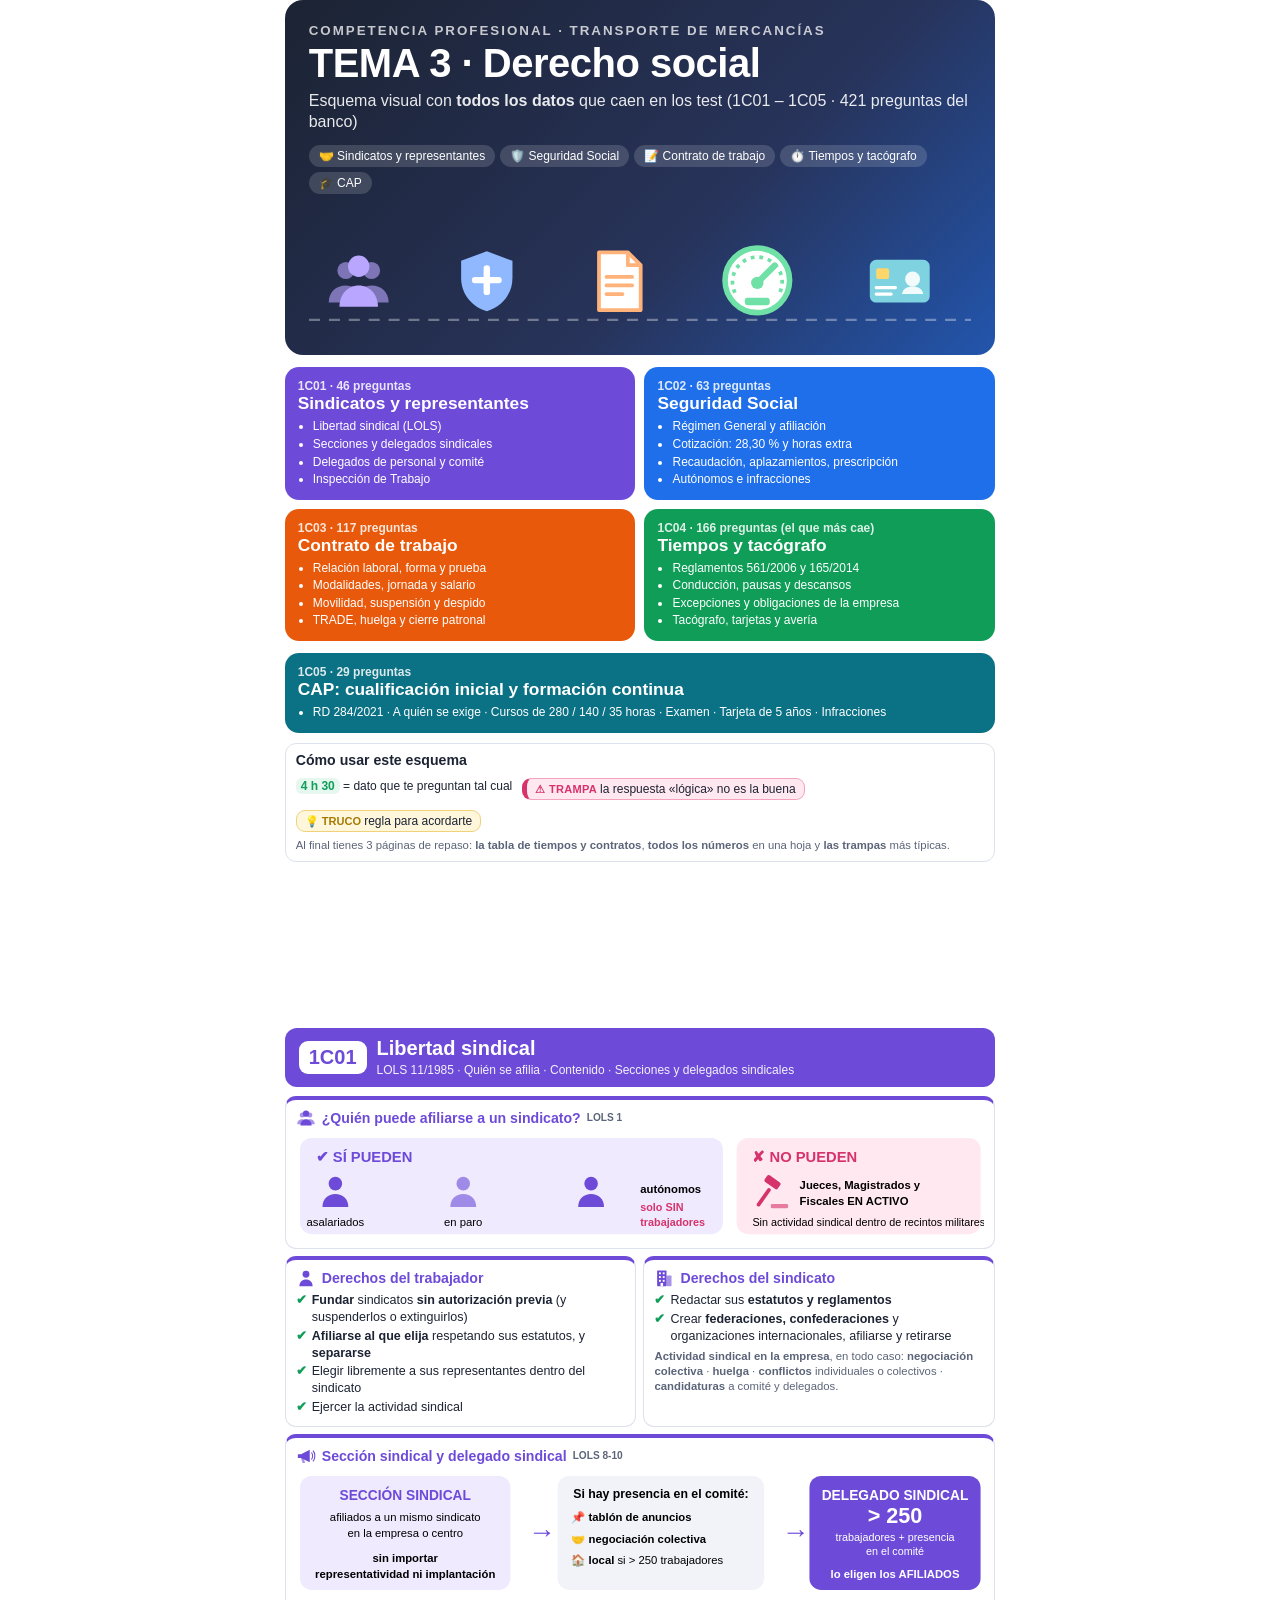
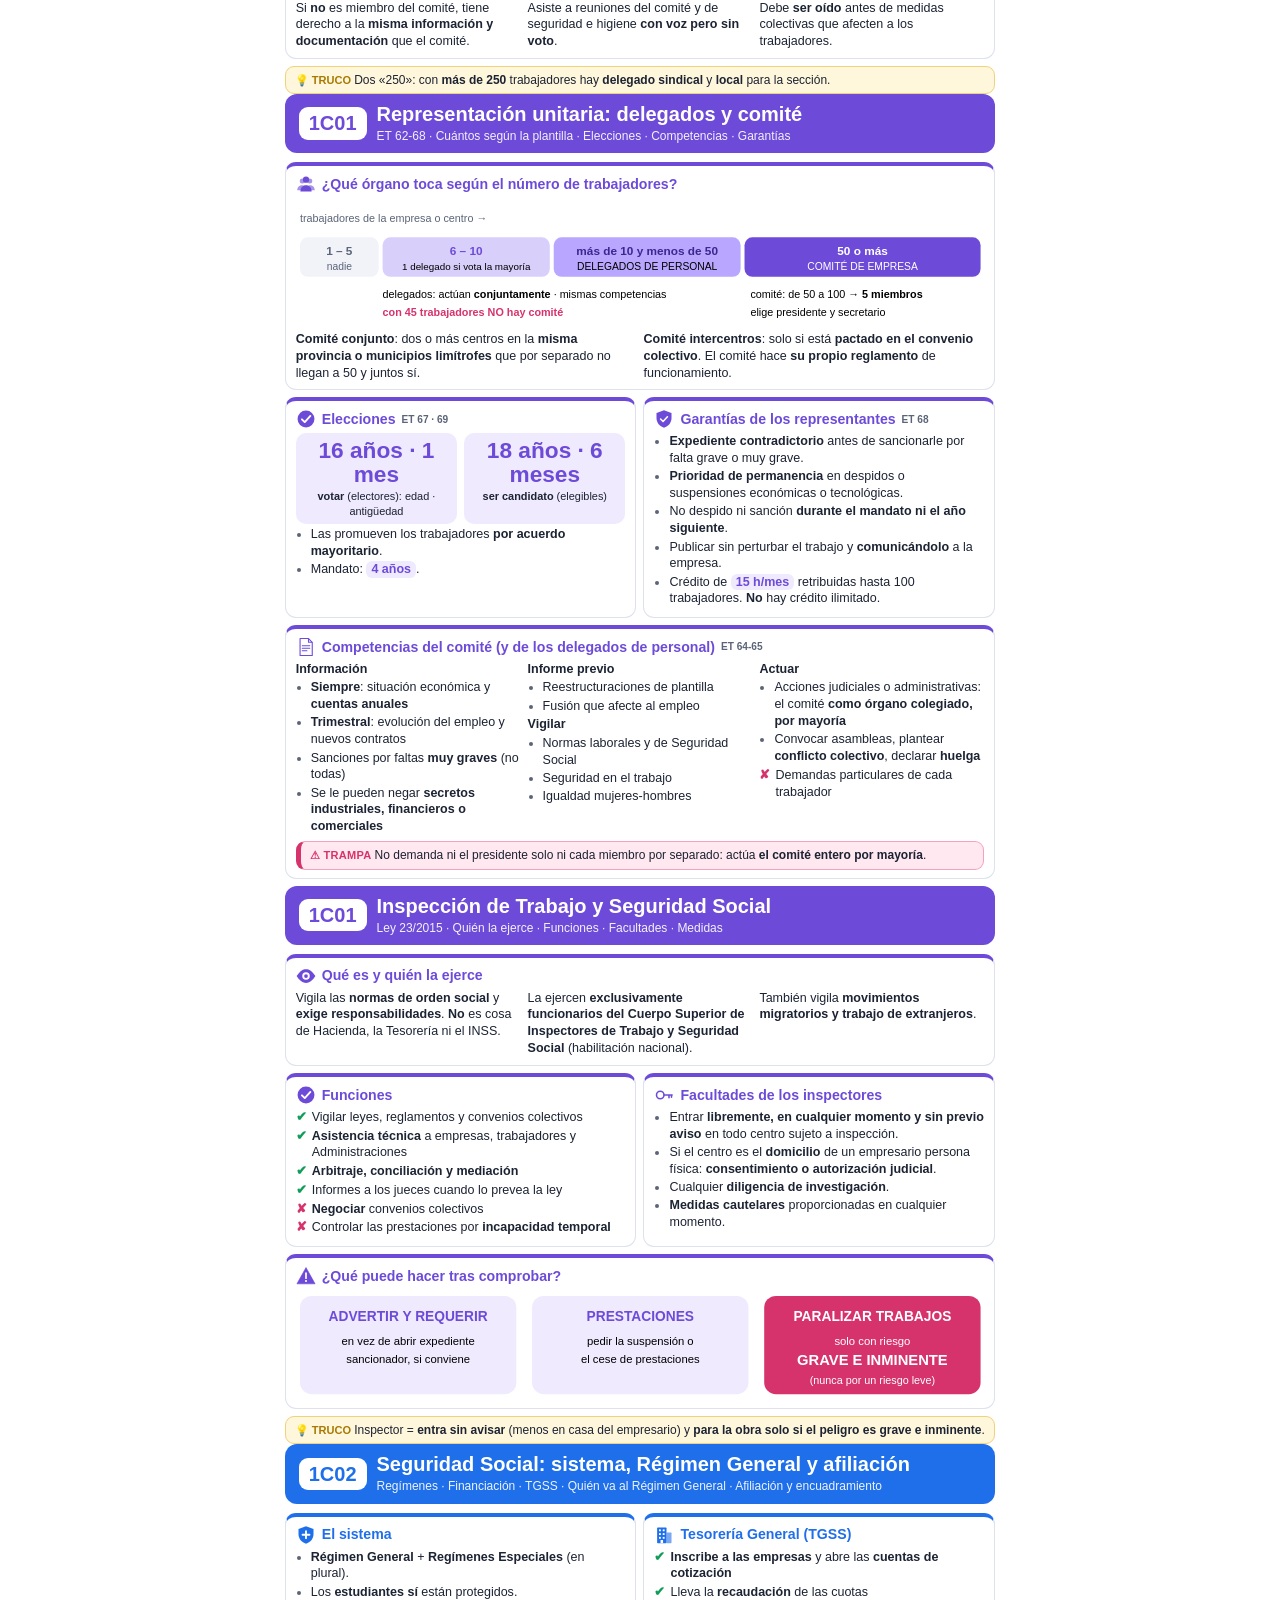
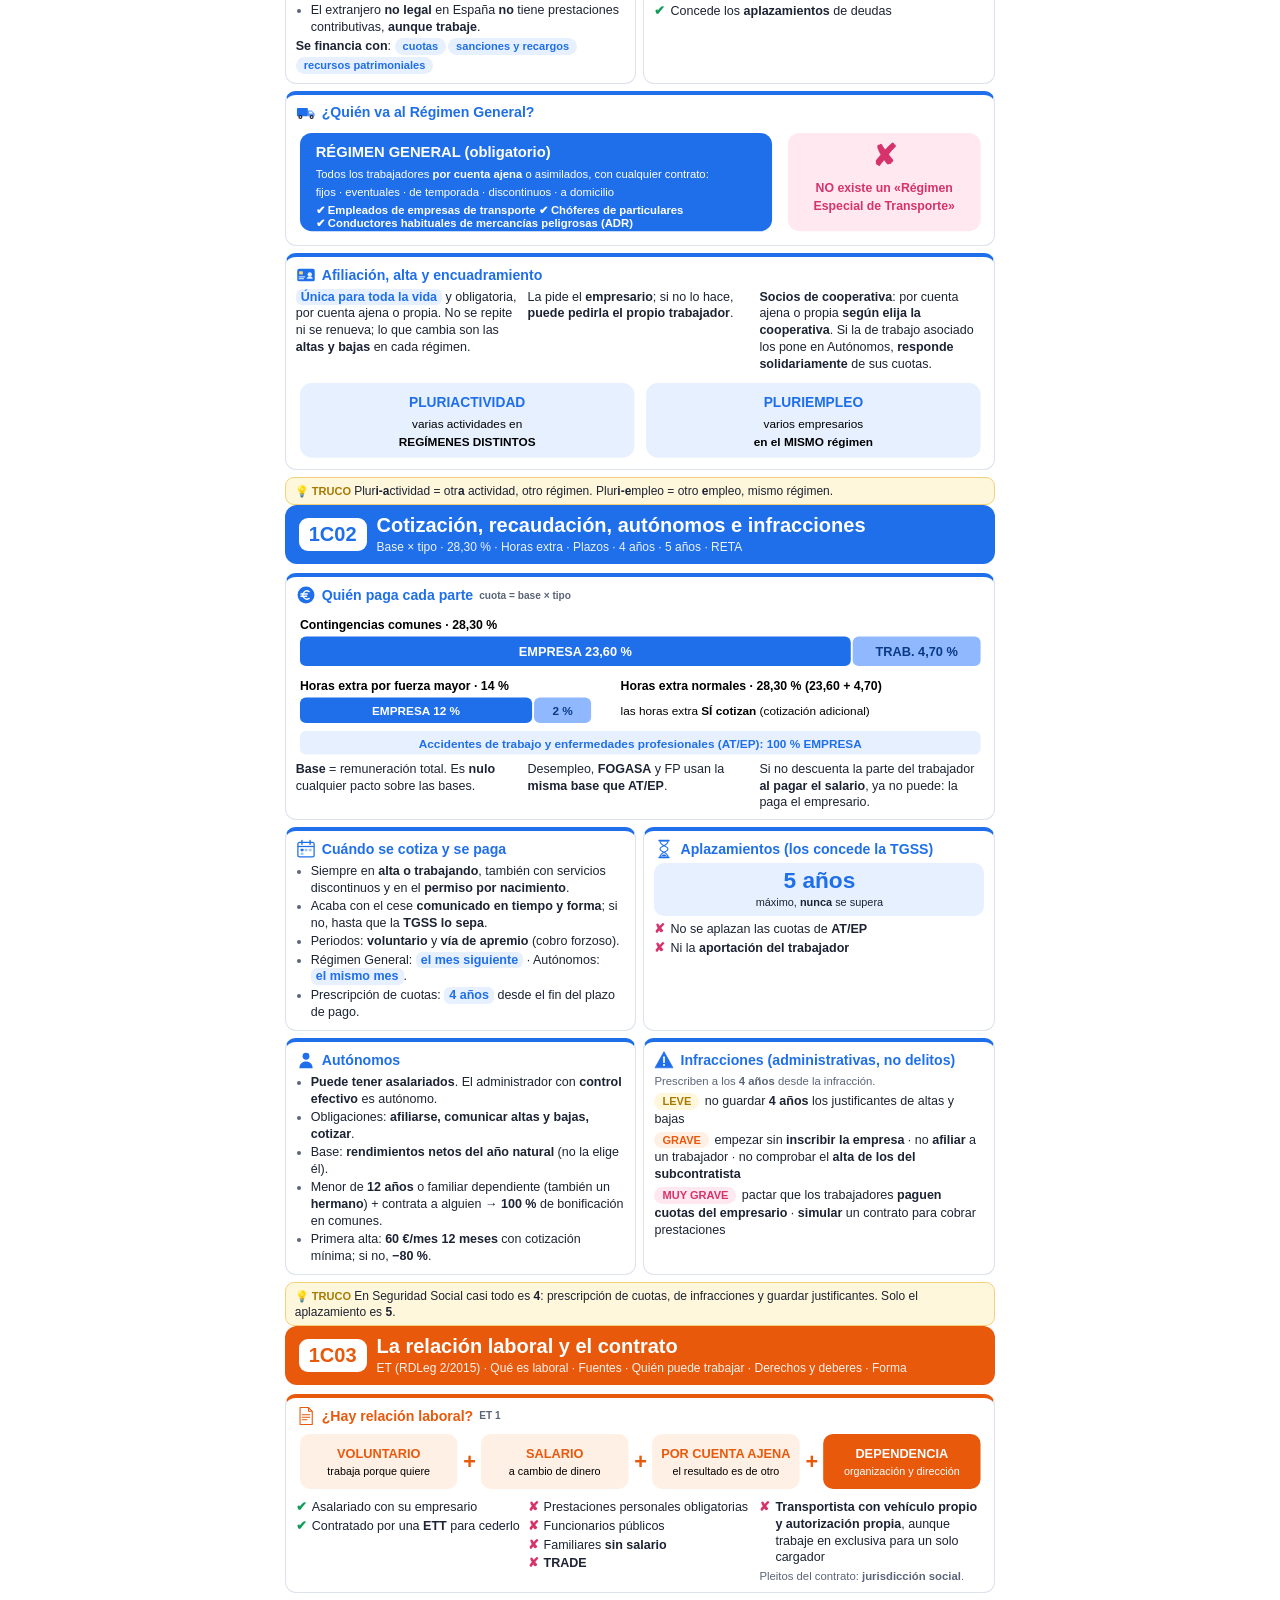
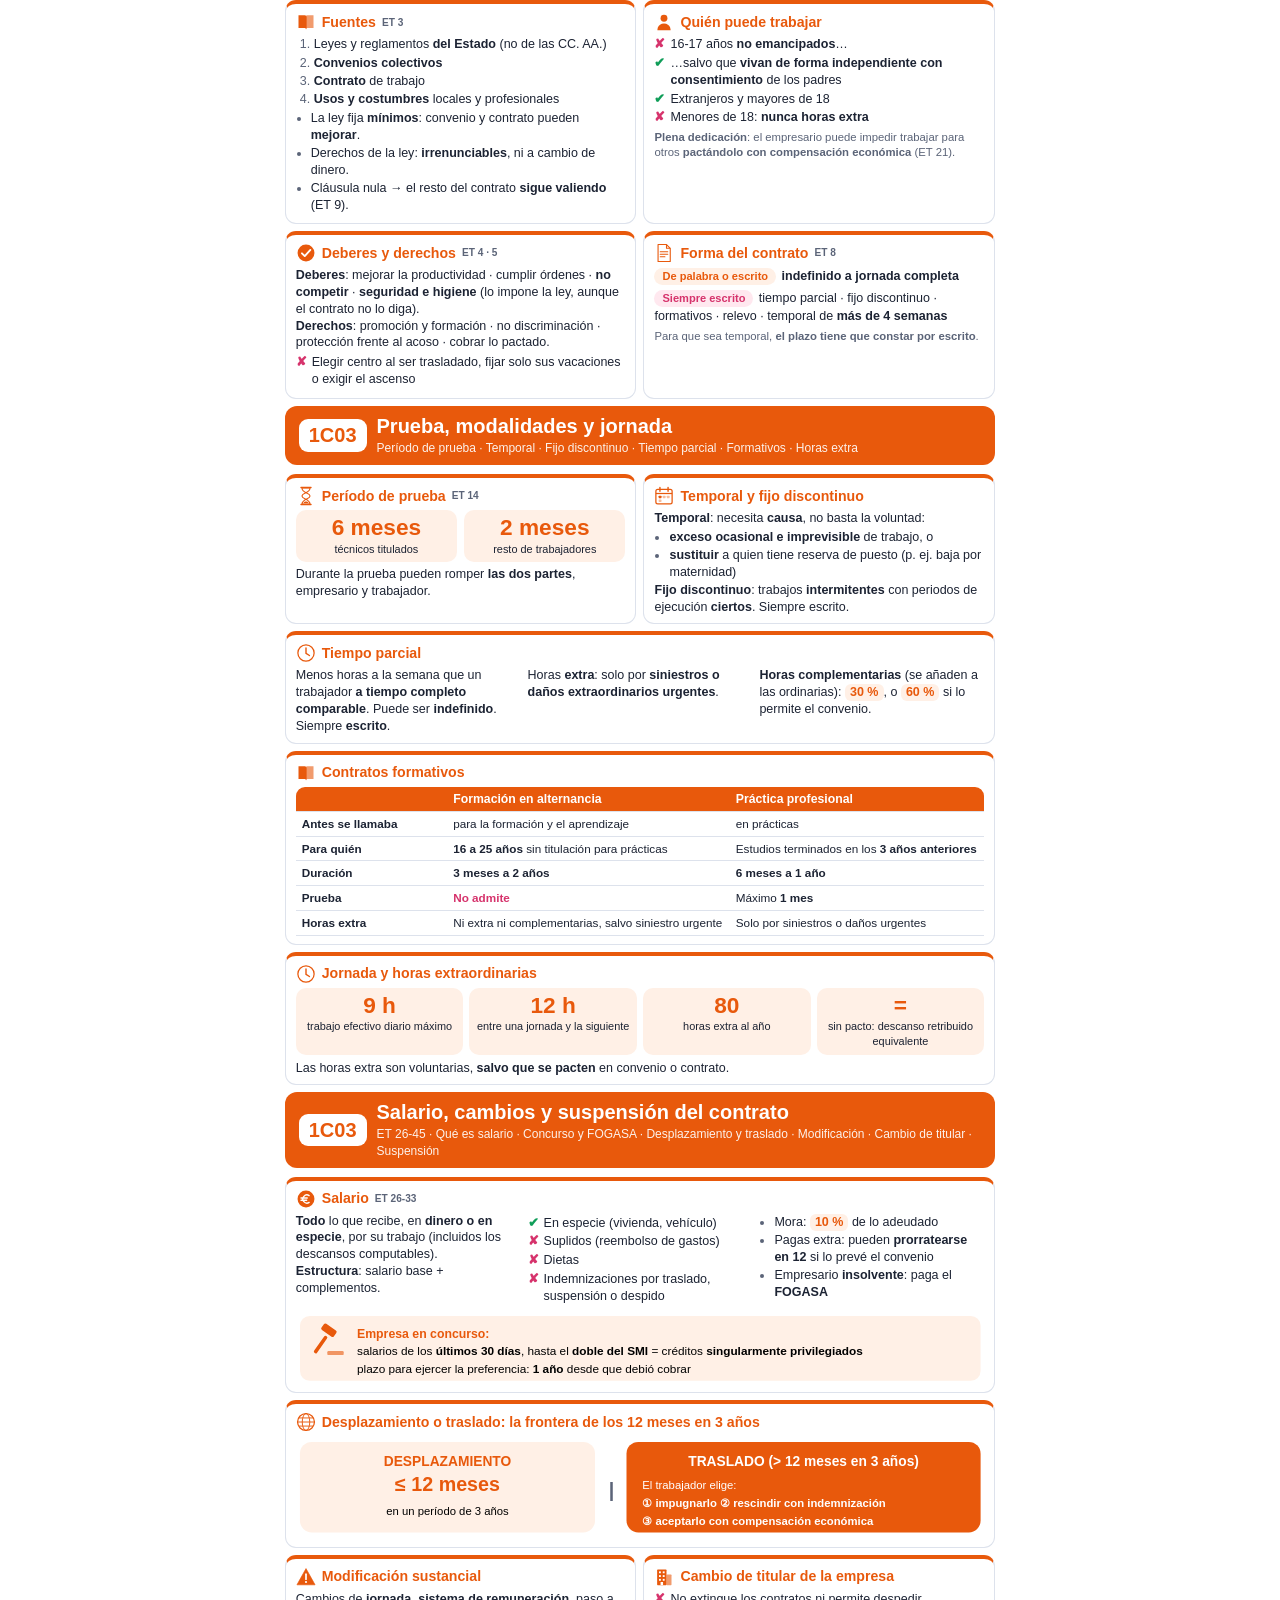
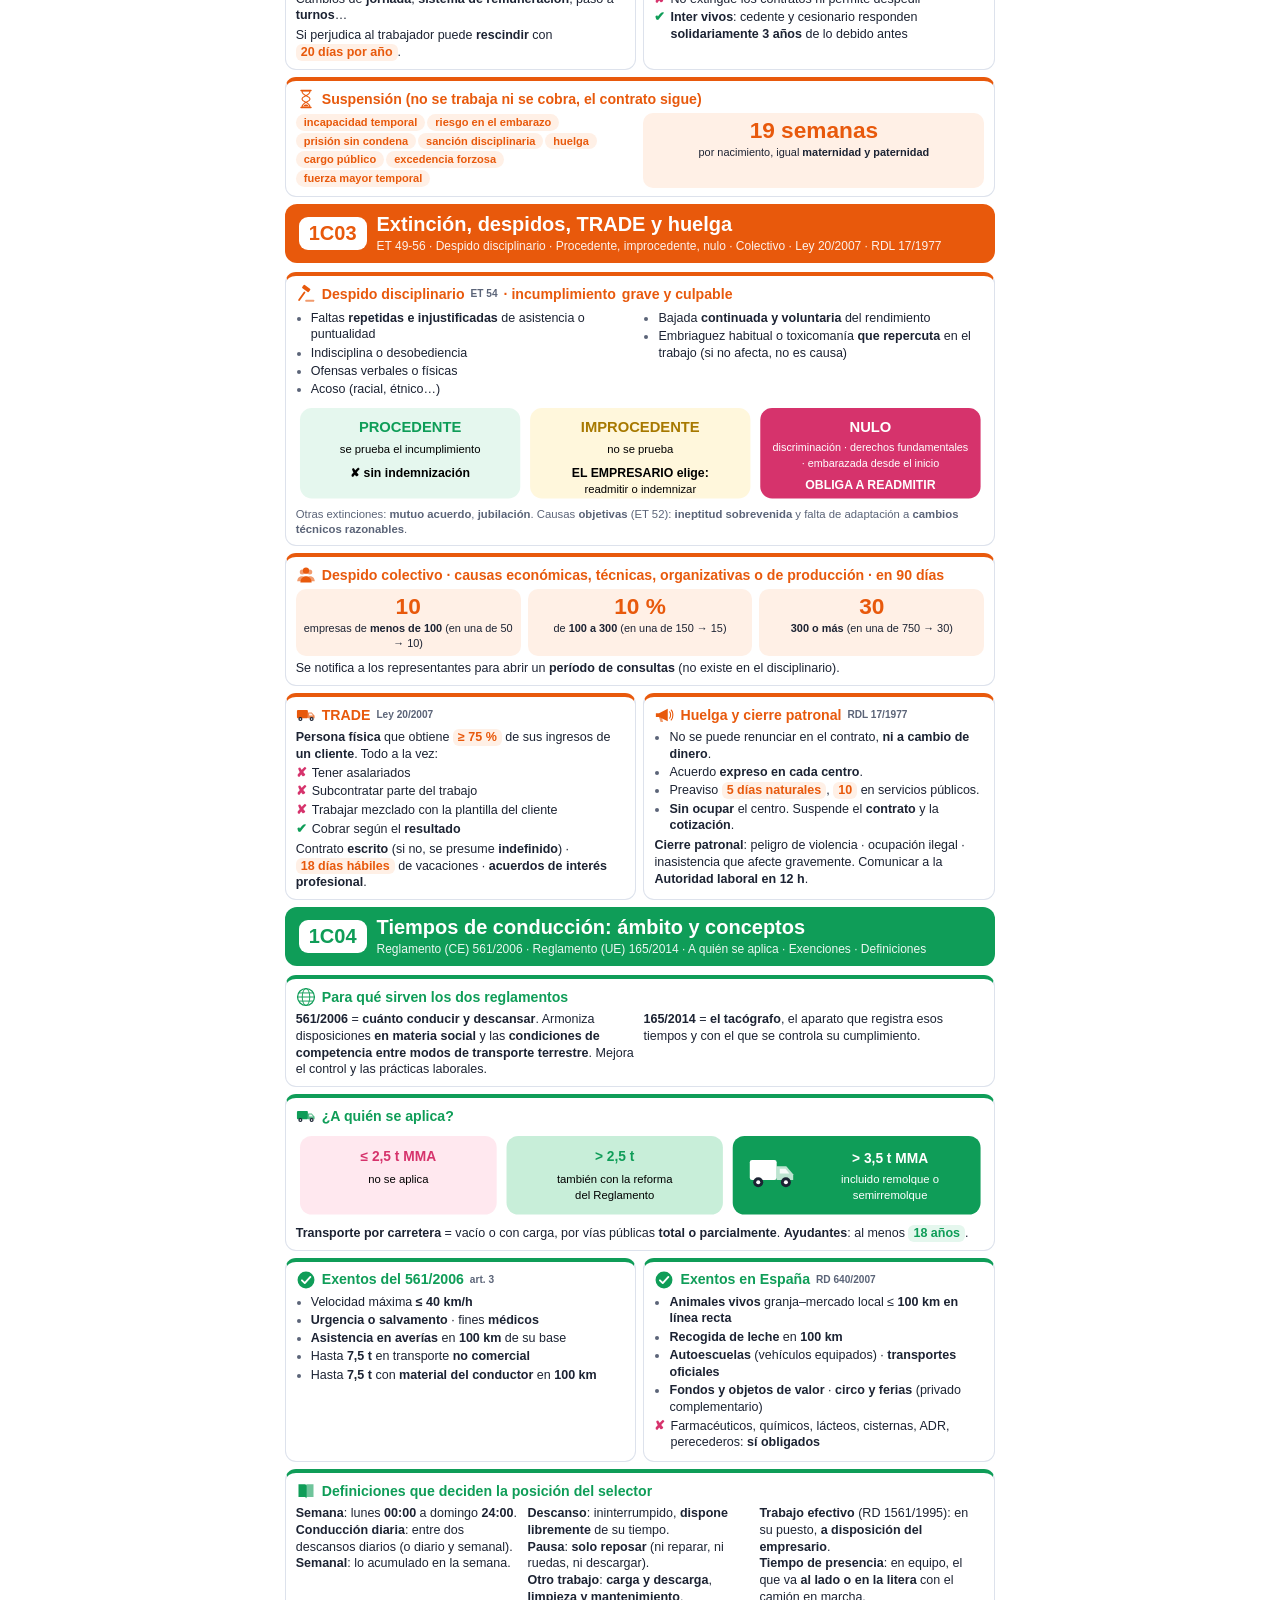
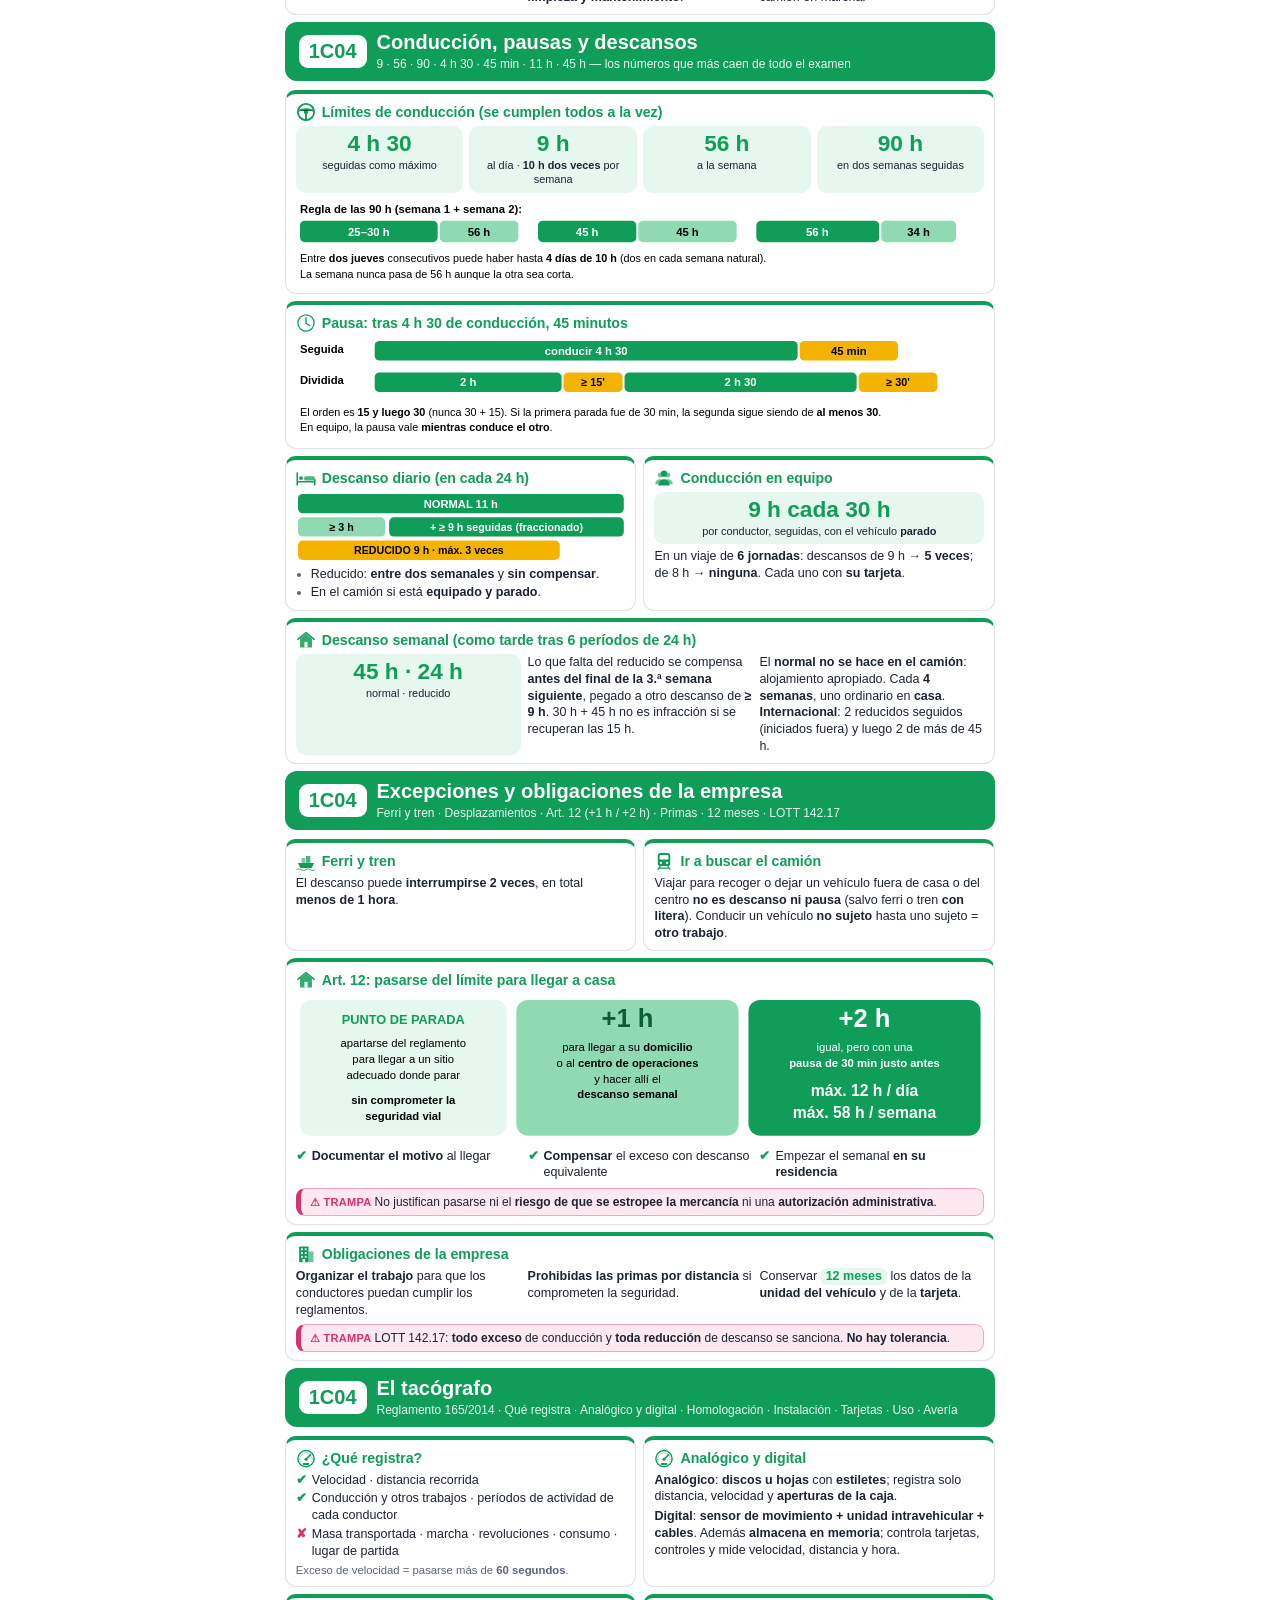
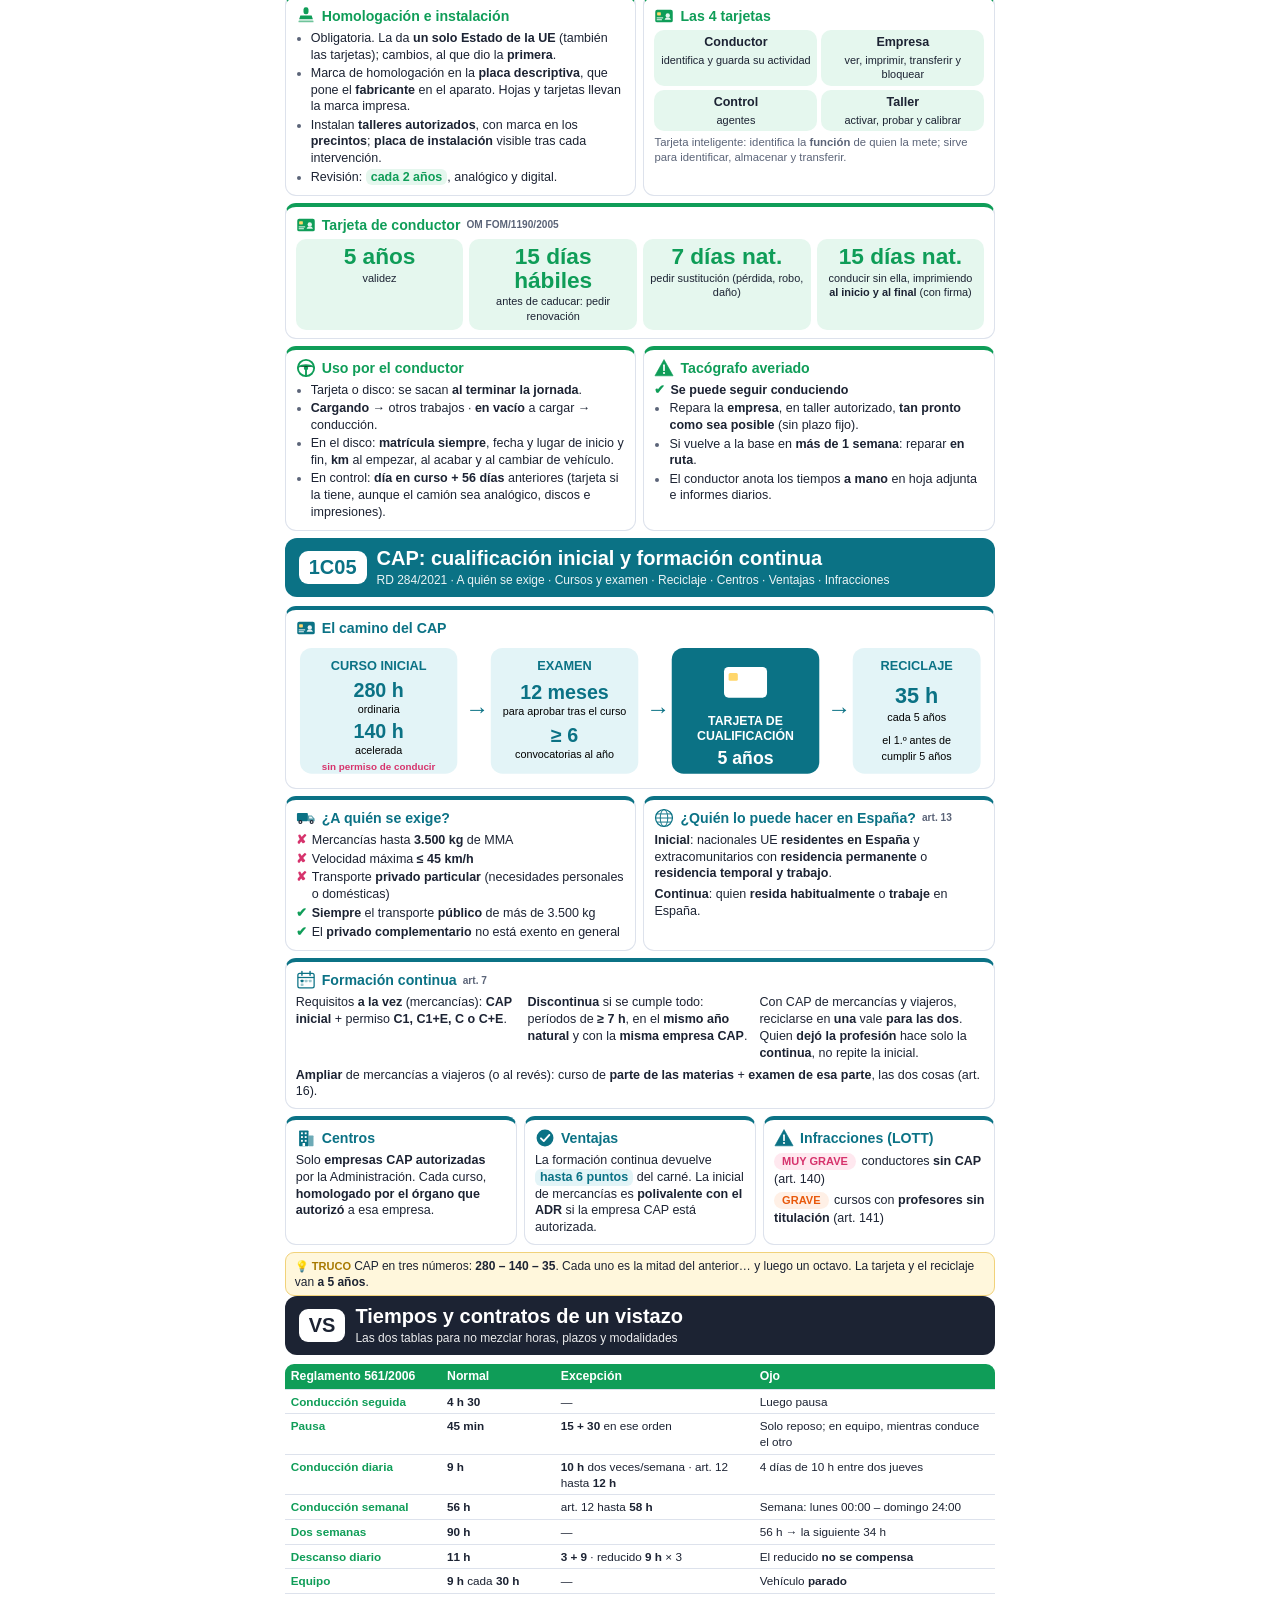
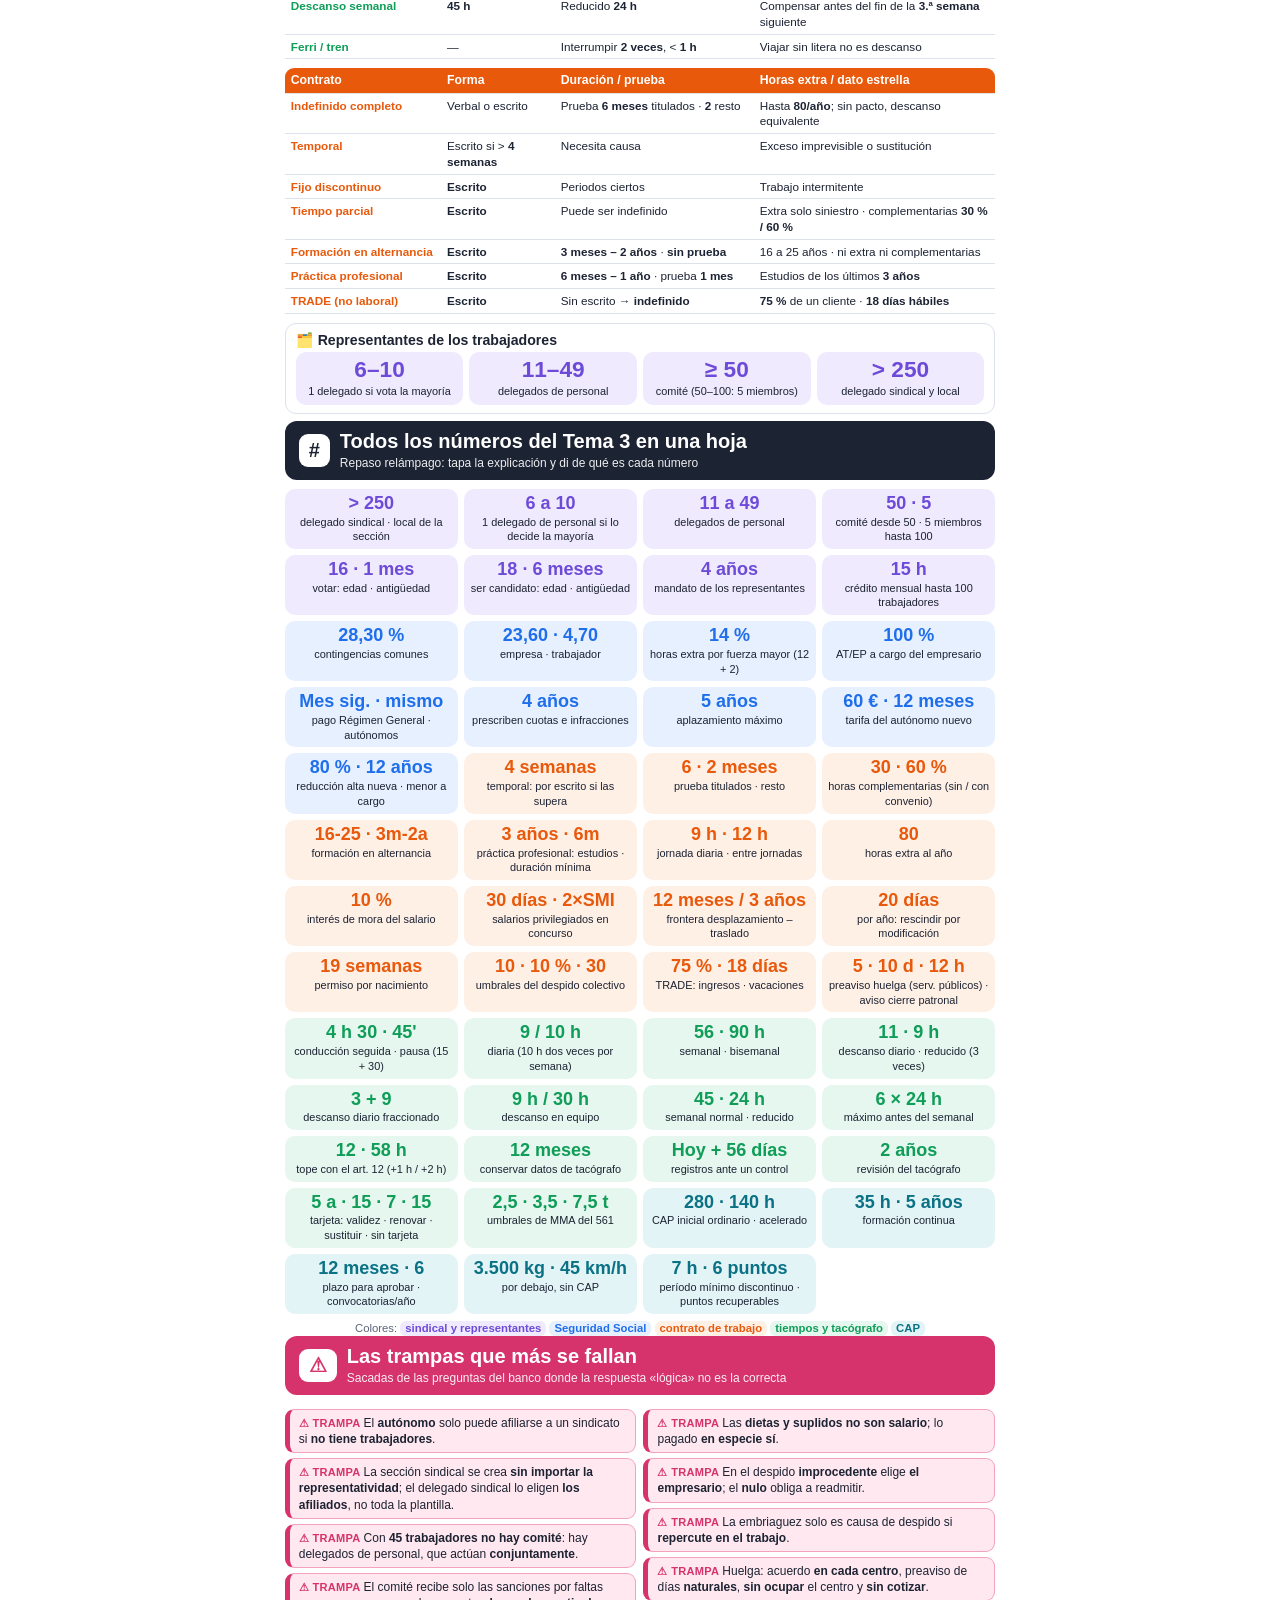
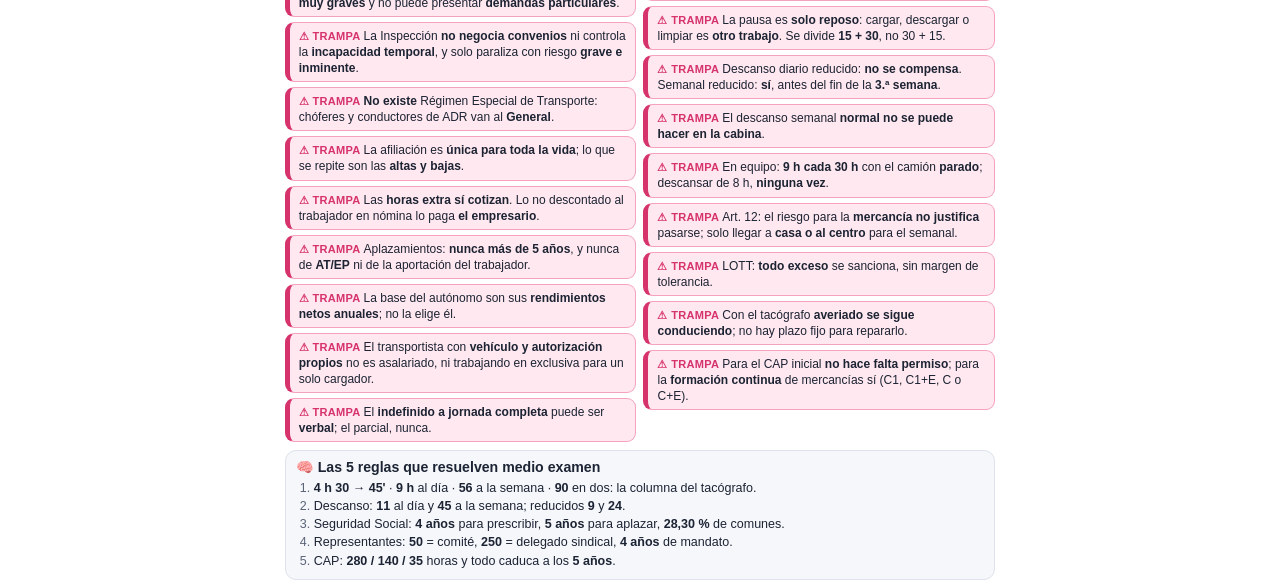
<file: esquemas/tema3.html>
<!doctype html>
<html lang="es">
<head>
<meta charset="utf-8">
<title>Esquema Tema 3 · Derecho social</title>
<style>
@page { size: A4; margin: 11mm 11mm 12mm; }
:root{
  --ink:#1c2333; --mute:#5b6478; --line:#dde2ec; --bg:#f5f7fb;
  --c1:#6d4bd8; --c1s:#efeafe;   /* sindical */
  --c2:#1f6feb; --c2s:#e7f0ff;   /* seguridad social */
  --c3:#e8590c; --c3s:#fff0e6;   /* contrato de trabajo */
  --c4:#0f9d58; --c4s:#e5f7ee;   /* tacógrafo */
  --red:#d6336c; --reds:#ffe8ef; --yel:#f5b301; --yels:#fff7dc;
}
*{box-sizing:border-box}
html,body{margin:0;background:#fff;color:var(--ink);font-family:"Segoe UI",Roboto,Arial,sans-serif;font-size:9.4pt;line-height:1.34;-webkit-print-color-adjust:exact;print-color-adjust:exact}
body{max-width:188mm;margin:0 auto}
h1,h2,h3,h4{margin:0;line-height:1.15}
b,strong{font-weight:700}
.page{break-before:page}
.sec{display:flex;align-items:center;gap:10px;border-radius:12px;padding:9px 14px;color:#fff;margin:0 0 9px}
.sec .badge{background:#fff;border-radius:9px;font-weight:800;font-size:15pt;padding:3px 10px}
.sec h2{font-size:15pt;font-weight:800}
.sec p{margin:2px 0 0;font-size:9pt;opacity:.92}
.s1{background:var(--c1)} .s1 .badge{color:var(--c1)}
.s2{background:var(--c2)} .s2 .badge{color:var(--c2)}
.s3{background:var(--c3)} .s3 .badge{color:var(--c3)}
.s4{background:var(--c4)} .s4 .badge{color:var(--c4)}
.s0{background:var(--ink)} .s0 .badge{color:var(--ink)}
.card{border:1.3px solid var(--line);border-radius:11px;padding:8px 10px;margin:0 0 7px;break-inside:avoid;background:#fff}
.card h3{font-size:10.6pt;font-weight:800;margin-bottom:4px;display:flex;align-items:center;gap:6px}
.card h3 svg{width:20px;height:20px;flex:none}
.k1 h3{color:var(--c1)} .k2 h3{color:var(--c2)} .k3 h3{color:var(--c3)} .k4 h3{color:var(--c4)}
.k1{border-top:4px solid var(--c1)} .k2{border-top:4px solid var(--c2)} .k3{border-top:4px solid var(--c3)} .k4{border-top:4px solid var(--c4)}
.g2{display:grid;grid-template-columns:1fr 1fr;gap:7px}
.g3{display:grid;grid-template-columns:1fr 1fr 1fr;gap:7px}
.g4{display:grid;grid-template-columns:repeat(4,1fr);gap:6px}
.g2>.card,.g3>.card,.g4>.card{margin:0}
.mb{margin-bottom:7px}
ul{margin:2px 0 0;padding-left:15px} li{margin:1.5px 0}
li::marker{color:var(--mute)}
.trap{background:var(--reds);border:1.3px solid #f5a3bd;border-left:5px solid var(--red);border-radius:9px;padding:5px 9px;margin:5px 0 0;break-inside:avoid;font-size:9pt}
.trap::before{content:"⚠ TRAMPA  ";font-weight:800;color:var(--red);font-size:8.3pt;letter-spacing:.3px}
.tip{background:var(--yels);border:1.3px solid #f1d27a;border-radius:9px;padding:5px 9px;margin:5px 0 0;break-inside:avoid;font-size:9pt}
.tip::before{content:"💡 TRUCO  ";font-weight:800;color:#a77900;font-size:8.3pt}
.n{display:inline-block;font-weight:800;border-radius:6px;padding:0 5px;white-space:nowrap}
.n1{background:var(--c1s);color:var(--c1)} .n2{background:var(--c2s);color:var(--c2)} .n3{background:var(--c3s);color:var(--c3)} .n4{background:var(--c4s);color:var(--c4)} .nr{background:var(--reds);color:var(--red)}
.tile{border-radius:10px;padding:6px 7px;text-align:center;break-inside:avoid}
.tile .big{font-size:17pt;font-weight:900;line-height:1.05;display:block}
.tile .lbl{font-size:8.2pt;color:var(--ink);display:block;margin-top:2px}
.t1{background:var(--c1s)} .t1 .big{color:var(--c1)}
.t2{background:var(--c2s)} .t2 .big{color:var(--c2)}
.t3{background:var(--c3s)} .t3 .big{color:var(--c3)}
.t4{background:var(--c4s)} .t4 .big{color:var(--c4)}
.yes,.no{position:relative;padding-left:16px;margin:2px 0}
.yes::before{content:"✔";color:#0f9d58;font-weight:900;position:absolute;left:0;top:0}
.no::before{content:"✘";color:var(--red);font-weight:900;position:absolute;left:0;top:0}
.diag{width:100%;height:auto;display:block}
.svgtxt{font-family:"Segoe UI",Arial,sans-serif}
table{width:100%;border-collapse:separate;border-spacing:0;font-size:8.8pt;break-inside:auto}
th,td{padding:4px 6px;border-bottom:1px solid var(--line);vertical-align:top;text-align:left}
thead th{color:#fff;font-size:9.2pt}
tr{break-inside:avoid}
.ref{font-size:7.6pt;color:var(--mute);font-weight:600}
.mini{font-size:8.5pt;color:var(--mute)}
.pill{display:inline-block;border-radius:20px;padding:1px 8px;font-size:8.3pt;font-weight:700;margin:1px 2px 1px 0}
.flow{display:flex;align-items:stretch;gap:0}
.flow .st{flex:1;border-radius:9px;padding:5px 6px;font-size:8.6pt;position:relative;text-align:center}
.flow .ar{width:16px;display:flex;align-items:center;justify-content:center;color:var(--mute);font-weight:900;font-size:13pt}
.flow .st>b:first-child{display:block;font-size:9pt;margin-bottom:1px}
/* portada */
.cover{height:272mm;display:flex;flex-direction:column}
.hero{background:linear-gradient(135deg,#1c2333 0%,#27335a 60%,#1f6feb 130%);color:#fff;border-radius:18px;padding:22px 24px 18px;position:relative;overflow:hidden}
.hero h1{font-size:30pt;font-weight:900;letter-spacing:-.5px}
.hero .sub{font-size:12pt;opacity:.9;margin-top:4px}
.hero .chips{margin-top:12px}
.hero .chips span{display:inline-block;background:rgba(255,255,255,.15);border-radius:20px;padding:3px 10px;margin:0 5px 5px 0;font-size:9pt}
.idx{display:grid;grid-template-columns:1fr 1fr;gap:9px;margin-top:12px}
.idx .it{border-radius:14px;padding:11px 13px;color:#fff;break-inside:avoid}
.idx .it h3{font-size:13pt;font-weight:800}
.idx .it .code{font-size:9pt;font-weight:700;opacity:.85}
.idx .it ul{padding-left:15px;font-size:9pt;margin-top:4px}
.idx .it li::marker{color:#fff}
.legend{display:flex;gap:10px;flex-wrap:wrap;margin-top:10px;font-size:9pt}
</style>
</head>
<body>

<!-- ============ ICONOS ============ -->
<svg width="0" height="0" style="position:absolute">
 <defs>
  <symbol id="i-truck" viewBox="0 0 64 64"><rect x="3" y="16" width="35" height="26" rx="3" fill="currentColor"/><path d="M38 24h12.5l9 10.5V42H38z" fill="currentColor" opacity=".72"/><path d="M42 27.5h7.5l5 6H42z" fill="#fff" opacity=".9"/><circle cx="14" cy="45" r="6.5" fill="#1c2333"/><circle cx="14" cy="45" r="2.6" fill="#fff"/><circle cx="50" cy="45" r="6.5" fill="#1c2333"/><circle cx="50" cy="45" r="2.6" fill="#fff"/></symbol>
  <symbol id="i-doc" viewBox="0 0 64 64"><path d="M13 5h27l12 12v42H13z" fill="#fff" stroke="currentColor" stroke-width="3.5" stroke-linejoin="round"/><path d="M40 5v12h12" fill="none" stroke="currentColor" stroke-width="3.5" stroke-linejoin="round"/><path d="M20 28h24M20 36h24M20 44h15" stroke="currentColor" stroke-width="3.5" stroke-linecap="round"/></symbol>
  <symbol id="i-clock" viewBox="0 0 64 64"><circle cx="32" cy="32" r="26" fill="#fff" stroke="currentColor" stroke-width="4"/><path d="M32 16v17l11 7" fill="none" stroke="currentColor" stroke-width="4.5" stroke-linecap="round"/></symbol>
  <symbol id="i-box" viewBox="0 0 64 64"><path d="M32 6l24 12v28L32 58 8 46V18z" fill="currentColor" opacity=".25"/><path d="M32 6l24 12-24 12L8 18z" fill="currentColor" opacity=".55"/><path d="M32 30v28M8 18v28l24 12 24-12V18" fill="none" stroke="currentColor" stroke-width="3" stroke-linejoin="round"/></symbol>
  <symbol id="i-person" viewBox="0 0 64 64"><circle cx="32" cy="20" r="11" fill="currentColor"/><path d="M11 58c0-13 9-21 21-21s21 8 21 21z" fill="currentColor"/></symbol>
  <symbol id="i-scale" viewBox="0 0 64 64"><path d="M32 8v46M18 56h28M12 18h40" stroke="currentColor" stroke-width="4" stroke-linecap="round"/><path d="M12 18L4 36h16zM52 18l-8 18h16z" fill="currentColor" opacity=".35" stroke="currentColor" stroke-width="2.5" stroke-linejoin="round"/><circle cx="32" cy="10" r="4" fill="currentColor"/></symbol>
  <symbol id="i-gavel" viewBox="0 0 64 64"><rect x="20" y="8" width="26" height="13" rx="3" transform="rotate(35 33 14)" fill="currentColor"/><path d="M27 27L10 51" stroke="currentColor" stroke-width="6" stroke-linecap="round"/><rect x="30" y="50" width="28" height="7" rx="2" fill="currentColor" opacity=".6"/></symbol>
  <symbol id="i-house" viewBox="0 0 64 64"><path d="M6 30L32 8l26 22" fill="none" stroke="currentColor" stroke-width="4.5" stroke-linecap="round" stroke-linejoin="round"/><path d="M13 27v29h38V27L32 11z" fill="currentColor" opacity=".85"/><rect x="27" y="38" width="10" height="18" fill="#fff"/></symbol>
  <symbol id="i-key" viewBox="0 0 64 64"><circle cx="20" cy="32" r="12" fill="none" stroke="currentColor" stroke-width="5"/><path d="M32 32h26M48 32v9M56 32v7" stroke="currentColor" stroke-width="5" stroke-linecap="round"/></symbol>
  <symbol id="i-euro" viewBox="0 0 64 64"><circle cx="32" cy="32" r="27" fill="currentColor"/><path d="M42 21a13 13 0 1 0 0 22M16 29h20M16 36h18" fill="none" stroke="#fff" stroke-width="4.5" stroke-linecap="round"/></symbol>
  <symbol id="i-cal" viewBox="0 0 64 64"><rect x="6" y="11" width="52" height="46" rx="6" fill="#fff" stroke="currentColor" stroke-width="4"/><path d="M6 24h52" stroke="currentColor" stroke-width="4"/><path d="M19 5v12M45 5v12" stroke="currentColor" stroke-width="4.5" stroke-linecap="round"/><rect x="15" y="31" width="9" height="8" rx="1.5" fill="currentColor"/><rect x="28" y="31" width="9" height="8" rx="1.5" fill="currentColor" opacity=".4"/><rect x="41" y="31" width="9" height="8" rx="1.5" fill="currentColor" opacity=".4"/><rect x="15" y="43" width="9" height="8" rx="1.5" fill="currentColor" opacity=".4"/></symbol>
  <symbol id="i-warn" viewBox="0 0 64 64"><path d="M32 5l29 52H3z" fill="currentColor" stroke="currentColor" stroke-width="2" stroke-linejoin="round"/><path d="M32 23v16" stroke="#fff" stroke-width="5.5" stroke-linecap="round"/><circle cx="32" cy="48" r="3.5" fill="#fff"/></symbol>
  <symbol id="i-globe" viewBox="0 0 64 64"><circle cx="32" cy="32" r="27" fill="#fff" stroke="currentColor" stroke-width="4"/><ellipse cx="32" cy="32" rx="12" ry="27" fill="none" stroke="currentColor" stroke-width="3"/><path d="M5 32h54M9 19h46M9 45h46" stroke="currentColor" stroke-width="3"/></symbol>
  <symbol id="i-ware" viewBox="0 0 64 64"><path d="M4 24L32 8l28 16v32H4z" fill="currentColor" opacity=".85"/><rect x="14" y="32" width="36" height="24" fill="#fff"/><path d="M14 40h36M14 48h36" stroke="currentColor" stroke-width="2.5"/></symbol>
  <symbol id="i-ship" viewBox="0 0 64 64"><path d="M6 38h52l-8 16H14z" fill="currentColor"/><rect x="18" y="22" width="12" height="16" fill="currentColor" opacity=".55"/><rect x="32" y="16" width="14" height="22" fill="currentColor" opacity=".75"/><path d="M2 60c5-3 10-3 15 0s10 3 15 0 10-3 15 0 10 3 15 0" fill="none" stroke="currentColor" stroke-width="2.5"/></symbol>
  <symbol id="i-train" viewBox="0 0 64 64"><rect x="12" y="6" width="40" height="42" rx="9" fill="currentColor"/><rect x="18" y="13" width="28" height="14" rx="2" fill="#fff"/><circle cx="22" cy="38" r="3.5" fill="#fff"/><circle cx="42" cy="38" r="3.5" fill="#fff"/><path d="M20 48l-7 11M44 48l7 11M16 55h32" stroke="currentColor" stroke-width="4" stroke-linecap="round"/></symbol>
  <symbol id="i-sofa" viewBox="0 0 64 64"><rect x="10" y="18" width="44" height="18" rx="5" fill="currentColor" opacity=".55"/><rect x="4" y="30" width="56" height="16" rx="5" fill="currentColor"/><path d="M10 46v8M54 46v8" stroke="currentColor" stroke-width="5" stroke-linecap="round"/></symbol>
  <symbol id="i-shop" viewBox="0 0 64 64"><path d="M6 10h52l4 16H2z" fill="currentColor"/><rect x="8" y="26" width="48" height="30" fill="currentColor" opacity=".55"/><rect x="16" y="34" width="13" height="22" fill="#fff"/><rect x="35" y="34" width="14" height="11" fill="#fff"/></symbol>
  <symbol id="i-hand" viewBox="0 0 64 64"><path d="M4 30l14-12 12 6 10-6 20 12-14 16-8-6-6 6-6-4-6 4z" fill="currentColor" opacity=".8"/><path d="M22 38l6-6 8 8M28 44l6-6" fill="none" stroke="#fff" stroke-width="3" stroke-linecap="round"/></symbol>
  <symbol id="i-web" viewBox="0 0 64 64"><rect x="4" y="9" width="56" height="38" rx="5" fill="currentColor"/><rect x="9" y="14" width="46" height="28" rx="2" fill="#fff"/><path d="M24 56h16M32 47v9" stroke="currentColor" stroke-width="4.5" stroke-linecap="round"/><path d="M17 28l6 6 12-13" fill="none" stroke="currentColor" stroke-width="4" stroke-linecap="round" stroke-linejoin="round"/></symbol>
  <symbol id="i-hour" viewBox="0 0 64 64"><path d="M16 5h32M16 59h32" stroke="currentColor" stroke-width="4.5" stroke-linecap="round"/><path d="M19 6c0 16 26 16 26 26S19 42 19 58h26c0-16-26-16-26-26S45 22 45 6z" fill="none" stroke="currentColor" stroke-width="3.5" stroke-linejoin="round"/><path d="M24 54c3-6 13-6 16 0z" fill="currentColor"/></symbol>
  <symbol id="i-check" viewBox="0 0 64 64"><circle cx="32" cy="32" r="27" fill="currentColor"/><path d="M19 33l9 9 18-20" fill="none" stroke="#fff" stroke-width="6" stroke-linecap="round" stroke-linejoin="round"/></symbol>
  <symbol id="i-snow" viewBox="0 0 64 64"><path d="M32 4v56M8 18l48 28M8 46l48-28" stroke="currentColor" stroke-width="4.5" stroke-linecap="round"/></symbol>
  <symbol id="i-plane" viewBox="0 0 64 64"><path d="M30 4c3 0 4 4 4 8v14l24 14v6l-24-7v12l7 6v4l-11-3-11 3v-4l7-6V39L2 46v-6l24-14V12c0-4 1-8 4-8z" fill="currentColor"/></symbol>
 </defs>
</svg>

<style>
:root{ --c5:#0b7285; --c5s:#e3f4f7; }
.s5{background:var(--c5)} .s5 .badge{color:var(--c5)}
.k5{border-top:4px solid var(--c5)} .k5 h3{color:var(--c5)}
.t5{background:var(--c5s)} .t5 .big{color:var(--c5)}
.n5{background:var(--c5s);color:var(--c5)}
.cmp th{color:#fff} .cmp td:first-child{font-weight:700}
.nums .tile .big{font-size:13.5pt}.nums .tile{padding:5px 6px}
.meter{display:flex;gap:3px;margin-top:3px}.meter i{flex:1;height:8px;border-radius:4px;background:#e4e7ee}
</style>
<svg width="0" height="0" style="position:absolute"><defs>
 <symbol id="i-book" viewBox="0 0 64 64"><path d="M8 10h20a6 6 0 016 6v40a5 5 0 00-5-5H8z" fill="currentColor"/><path d="M56 10H36a6 6 0 00-6 6v40a5 5 0 015-5h21z" fill="currentColor" opacity=".6"/></symbol>
 <symbol id="i-build" viewBox="0 0 64 64"><rect x="10" y="8" width="30" height="50" rx="2" fill="currentColor"/><rect x="40" y="24" width="16" height="34" rx="2" fill="currentColor" opacity=".6"/><g fill="#fff"><rect x="16" y="14" width="6" height="6"/><rect x="28" y="14" width="6" height="6"/><rect x="16" y="26" width="6" height="6"/><rect x="28" y="26" width="6" height="6"/><rect x="16" y="38" width="6" height="6"/><rect x="28" y="38" width="6" height="6"/><rect x="21" y="48" width="8" height="10"/></g></symbol>
 <symbol id="i-group" viewBox="0 0 64 64"><circle cx="20" cy="22" r="8" fill="currentColor" opacity=".6"/><circle cx="44" cy="22" r="8" fill="currentColor" opacity=".6"/><circle cx="32" cy="18" r="10" fill="currentColor"/><path d="M4 52c0-10 7-16 16-16 3 0 6 1 8 2-4 3-6 8-6 14z" fill="currentColor" opacity=".6"/><path d="M60 52c0-10-7-16-16-16-3 0-6 1-8 2 4 3 6 8 6 14z" fill="currentColor" opacity=".6"/><path d="M14 56c0-12 8-20 18-20s18 8 18 20z" fill="currentColor"/></symbol>
 <symbol id="i-ring" viewBox="0 0 64 64"><circle cx="24" cy="36" r="16" fill="none" stroke="currentColor" stroke-width="5"/><circle cx="40" cy="36" r="16" fill="none" stroke="currentColor" stroke-width="5" opacity=".6"/><path d="M28 8l4-4 4 4-4 6z" fill="currentColor"/></symbol>
 <symbol id="i-shield" viewBox="0 0 64 64"><path d="M32 4l24 9v16c0 15-10 27-24 31C18 56 8 44 8 29V13z" fill="currentColor"/><path d="M21 32l8 8 14-15" fill="none" stroke="#fff" stroke-width="5" stroke-linecap="round" stroke-linejoin="round"/></symbol>
 <symbol id="i-stamp" viewBox="0 0 64 64"><rect x="24" y="4" width="16" height="22" rx="7" fill="currentColor"/><path d="M14 30h36l4 12H10z" fill="currentColor"/><rect x="8" y="46" width="48" height="6" rx="2" fill="currentColor" opacity=".6"/></symbol>
</defs></svg>

<svg width="0" height="0" style="position:absolute"><defs>
 <symbol id="i-tacho" viewBox="0 0 64 64"><circle cx="32" cy="34" r="26" fill="#fff" stroke="currentColor" stroke-width="4.5"/><path d="M14 44a20 20 0 1 1 36 0" fill="none" stroke="currentColor" stroke-width="3" stroke-dasharray="3 4"/><path d="M32 36L46 22" stroke="currentColor" stroke-width="5" stroke-linecap="round"/><circle cx="32" cy="36" r="5" fill="currentColor"/><rect x="22" y="48" width="20" height="6" rx="2" fill="currentColor"/></symbol>
 <symbol id="i-card" viewBox="0 0 64 64"><rect x="4" y="12" width="56" height="40" rx="6" fill="currentColor"/><rect x="10" y="20" width="12" height="10" rx="2" fill="#ffd66b"/><circle cx="44" cy="30" r="7" fill="#fff" opacity=".9"/><path d="M34 44c1-5 5-7 10-7s9 2 10 7z" fill="#fff" opacity=".9"/><path d="M10 38h18M10 44h14" stroke="#fff" stroke-width="3" stroke-linecap="round"/></symbol>
 <symbol id="i-mega" viewBox="0 0 64 64"><path d="M6 26h10l28-14v40L16 38H6z" fill="currentColor"/><path d="M16 38l5 16h8l-4-16" fill="currentColor" opacity=".6"/><path d="M50 22c4 3 4 17 0 20M55 16c7 6 7 26 0 32" fill="none" stroke="currentColor" stroke-width="3.5" stroke-linecap="round"/></symbol>
 <symbol id="i-wheel" viewBox="0 0 64 64"><circle cx="32" cy="32" r="26" fill="none" stroke="currentColor" stroke-width="6"/><circle cx="32" cy="32" r="7" fill="currentColor"/><path d="M8 28c8-4 16-5 24-5s16 1 24 5M32 39v19" stroke="currentColor" stroke-width="6" stroke-linecap="round"/></symbol>
 <symbol id="i-bed" viewBox="0 0 64 64"><path d="M4 16v38M60 38v16M4 44h56" stroke="currentColor" stroke-width="5" stroke-linecap="round"/><circle cx="16" cy="32" r="6" fill="currentColor"/><rect x="26" y="26" width="34" height="14" rx="5" fill="currentColor" opacity=".75"/></symbol>
 <symbol id="i-eye" viewBox="0 0 64 64"><path d="M2 32C12 16 22 10 32 10s20 6 30 22C52 48 42 54 32 54S12 48 2 32z" fill="currentColor"/><circle cx="32" cy="32" r="12" fill="#fff"/><circle cx="32" cy="32" r="6" fill="currentColor"/></symbol>
 <symbol id="i-health" viewBox="0 0 64 64"><path d="M32 4l24 9v16c0 15-10 27-24 31C18 56 8 44 8 29V13z" fill="currentColor"/><path d="M32 20v22M21 31h22" stroke="#fff" stroke-width="6" stroke-linecap="round"/></symbol>
</defs></svg>

<!-- ============ PORTADA ============ -->
<div class="cover">
 <div class="hero">
  <div style="font-size:10pt;font-weight:700;letter-spacing:2px;opacity:.75">COMPETENCIA PROFESIONAL · TRANSPORTE DE MERCANCÍAS</div>
  <h1>TEMA 3 · Derecho social</h1>
  <div class="sub">Esquema visual con <b>todos los datos</b> que caen en los test (1C01 – 1C05 · 421 preguntas del banco)</div>
  <div class="chips"><span>🤝 Sindicatos y representantes</span><span>🛡️ Seguridad Social</span><span>📝 Contrato de trabajo</span><span>⏱️ Tiempos y tacógrafo</span><span>🎓 CAP</span></div>
  <svg viewBox="0 0 600 120" class="diag" style="margin-top:6px">
   <path d="M0 104 H600" stroke="rgba(255,255,255,.35)" stroke-width="2" stroke-dasharray="10 8"/>
   <use href="#i-group" x="10" y="38" width="70" height="62" style="color:#b9a6ff"/>
   <use href="#i-health" x="130" y="38" width="62" height="62" style="color:#8fb8ff"/>
   <use href="#i-doc" x="250" y="38" width="62" height="62" style="color:#ffb27a"/>
   <use href="#i-tacho" x="370" y="30" width="72" height="72" style="color:#6fe0a6"/>
   <use href="#i-card" x="500" y="38" width="70" height="62" style="color:#7fd3e0"/>
  </svg>
 </div>
 <div class="idx">
  <div class="it" style="background:var(--c1)"><div class="code">1C01 · 46 preguntas</div><h3>Sindicatos y representantes</h3><ul><li>Libertad sindical (LOLS)</li><li>Secciones y delegados sindicales</li><li>Delegados de personal y comité</li><li>Inspección de Trabajo</li></ul></div>
  <div class="it" style="background:var(--c2)"><div class="code">1C02 · 63 preguntas</div><h3>Seguridad Social</h3><ul><li>Régimen General y afiliación</li><li>Cotización: 28,30 % y horas extra</li><li>Recaudación, aplazamientos, prescripción</li><li>Autónomos e infracciones</li></ul></div>
  <div class="it" style="background:var(--c3)"><div class="code">1C03 · 117 preguntas</div><h3>Contrato de trabajo</h3><ul><li>Relación laboral, forma y prueba</li><li>Modalidades, jornada y salario</li><li>Movilidad, suspensión y despido</li><li>TRADE, huelga y cierre patronal</li></ul></div>
  <div class="it" style="background:var(--c4)"><div class="code">1C04 · 166 preguntas (el que más cae)</div><h3>Tiempos y tacógrafo</h3><ul><li>Reglamentos 561/2006 y 165/2014</li><li>Conducción, pausas y descansos</li><li>Excepciones y obligaciones de la empresa</li><li>Tacógrafo, tarjetas y avería</li></ul></div>
 </div>
 <div class="idx" style="grid-template-columns:1fr">
  <div class="it" style="background:var(--c5)"><div class="code">1C05 · 29 preguntas</div><h3>CAP: cualificación inicial y formación continua</h3><ul><li>RD 284/2021 · A quién se exige · Cursos de 280 / 140 / 35 horas · Examen · Tarjeta de 5 años · Infracciones</li></ul></div>
 </div>
 <div class="card" style="margin-top:10px">
  <h3 style="color:var(--ink)">Cómo usar este esquema</h3>
  <div class="legend">
   <span><span class="n n4">4 h 30</span> = dato que te preguntan tal cual</span>
   <span class="trap" style="margin:0;padding:2px 8px">la respuesta «lógica» no es la buena</span>
   <span class="tip" style="margin:0;padding:2px 8px">regla para acordarte</span>
  </div>
  <p class="mini" style="margin:6px 0 0">Al final tienes 3 páginas de repaso: <b>la tabla de tiempos y contratos</b>, <b>todos los números</b> en una hoja y <b>las trampas</b> más típicas.</p>
 </div>
</div>

<!-- ============ 1C01 SINDICAL ============ -->
<div class="page">
 <div class="sec s1"><span class="badge">1C01</span><div><h2>Libertad sindical</h2><p>LOLS 11/1985 · Quién se afilia · Contenido · Secciones y delegados sindicales</p></div></div>

 <div class="card k1">
  <h3><svg><use href="#i-group"/></svg>¿Quién puede afiliarse a un sindicato? <span class="ref">LOLS 1</span></h3>
  <svg viewBox="0 0 700 110" class="diag svgtxt">
   <rect x="4" y="6" width="430" height="98" rx="12" fill="#efeafe"/>
   <text x="20" y="30" font-size="15" font-weight="800" fill="#6d4bd8">✔ SÍ PUEDEN</text>
   <use href="#i-person" x="20" y="40" width="40" height="40" style="color:#6d4bd8"/><text x="40" y="96" text-anchor="middle" font-size="11.5">asalariados</text>
   <use href="#i-person" x="150" y="40" width="40" height="40" style="color:#6d4bd8" opacity=".6"/><text x="170" y="96" text-anchor="middle" font-size="11.5">en paro</text>
   <use href="#i-person" x="280" y="40" width="40" height="40" style="color:#6d4bd8"/><text x="350" y="62" font-size="11.5" font-weight="800">autónomos</text><text x="350" y="80" font-size="11" fill="#d6336c" font-weight="700">solo SIN</text><text x="350" y="96" font-size="11" fill="#d6336c" font-weight="700">trabajadores</text>
   <rect x="448" y="6" width="248" height="98" rx="12" fill="#ffe8ef"/>
   <text x="464" y="30" font-size="15" font-weight="800" fill="#d6336c">✘ NO PUEDEN</text>
   <use href="#i-gavel" x="464" y="42" width="40" height="40" style="color:#d6336c"/>
   <text x="512" y="58" font-size="11.5" font-weight="700">Jueces, Magistrados y</text><text x="512" y="74" font-size="11.5" font-weight="700">Fiscales EN ACTIVO</text>
   <text x="464" y="96" font-size="11">Sin actividad sindical dentro de recintos militares</text>
  </svg>
 </div>

 <div class="g2 mb">
  <div class="card k1">
   <h3><svg><use href="#i-person"/></svg>Derechos del trabajador</h3>
   <div class="yes"><b>Fundar</b> sindicatos <b>sin autorización previa</b> (y suspenderlos o extinguirlos)</div>
   <div class="yes"><b>Afiliarse al que elija</b> respetando sus estatutos, y <b>separarse</b></div>
   <div class="yes">Elegir libremente a sus representantes dentro del sindicato</div>
   <div class="yes">Ejercer la actividad sindical</div>
  </div>
  <div class="card k1">
   <h3><svg><use href="#i-build"/></svg>Derechos del sindicato</h3>
   <div class="yes">Redactar sus <b>estatutos y reglamentos</b></div>
   <div class="yes">Crear <b>federaciones, confederaciones</b> y organizaciones internacionales, afiliarse y retirarse</div>
   <p class="mini" style="margin:4px 0 0"><b>Actividad sindical en la empresa</b>, en todo caso: <b>negociación colectiva</b> · <b>huelga</b> · <b>conflictos</b> individuales o colectivos · <b>candidaturas</b> a comité y delegados.</p>
  </div>
 </div>

 <div class="card k1">
  <h3><svg><use href="#i-mega"/></svg>Sección sindical y delegado sindical <span class="ref">LOLS 8-10</span></h3>
  <svg viewBox="0 0 700 128" class="diag svgtxt">
   <rect x="4" y="6" width="214" height="116" rx="12" fill="#efeafe"/>
   <text x="111" y="30" text-anchor="middle" font-size="14" font-weight="800" fill="#6d4bd8">SECCIÓN SINDICAL</text>
   <text x="111" y="52" text-anchor="middle" font-size="11.5">afiliados a un mismo sindicato</text><text x="111" y="68" text-anchor="middle" font-size="11.5">en la empresa o centro</text>
   <text x="111" y="94" text-anchor="middle" font-size="11.5" font-weight="800">sin importar</text><text x="111" y="110" text-anchor="middle" font-size="11.5" font-weight="800">representatividad ni implantación</text>
   <text x="236" y="72" font-size="28" font-weight="900" fill="#6d4bd8">→</text>
   <rect x="266" y="6" width="210" height="116" rx="12" fill="#f1f3f8"/>
   <text x="371" y="28" text-anchor="middle" font-size="12.5" font-weight="800">Si hay presencia en el comité:</text>
   <text x="280" y="52" font-size="11.5">📌 <tspan font-weight="700">tablón de anuncios</tspan></text>
   <text x="280" y="74" font-size="11.5">🤝 <tspan font-weight="700">negociación colectiva</tspan></text>
   <text x="280" y="96" font-size="11.5">🏠 <tspan font-weight="700">local</tspan> si &gt; 250 trabajadores</text>
   <text x="494" y="72" font-size="28" font-weight="900" fill="#6d4bd8">→</text>
   <rect x="522" y="6" width="174" height="116" rx="12" fill="#6d4bd8"/>
   <text x="609" y="30" text-anchor="middle" font-size="14" font-weight="800" fill="#fff">DELEGADO SINDICAL</text>
   <text x="609" y="54" text-anchor="middle" font-size="22" font-weight="900" fill="#fff">&gt; 250</text>
   <text x="609" y="72" text-anchor="middle" font-size="11" fill="#fff">trabajadores + presencia</text><text x="609" y="86" text-anchor="middle" font-size="11" fill="#fff">en el comité</text>
   <text x="609" y="110" text-anchor="middle" font-size="11.5" font-weight="800" fill="#fff">lo eligen los AFILIADOS</text>
  </svg>
  <div class="g3" style="margin-top:4px">
   <div>Si <b>no</b> es miembro del comité, tiene derecho a la <b>misma información y documentación</b> que el comité.</div>
   <div>Asiste a reuniones del comité y de seguridad e higiene <b>con voz pero sin voto</b>.</div>
   <div>Debe <b>ser oído</b> antes de medidas colectivas que afecten a los trabajadores.</div>
  </div>
 </div>
 <div class="tip">Dos «250»: con <b>más de 250</b> trabajadores hay <b>delegado sindical</b> y <b>local</b> para la sección.</div>
</div>

<div class="page">
 <div class="sec s1"><span class="badge">1C01</span><div><h2>Representación unitaria: delegados y comité</h2><p>ET 62-68 · Cuántos según la plantilla · Elecciones · Competencias · Garantías</p></div></div>

 <div class="card k1">
  <h3><svg><use href="#i-group"/></svg>¿Qué órgano toca según el número de trabajadores?</h3>
  <svg viewBox="0 0 700 132" class="diag svgtxt">
   <rect x="4" y="40" width="80" height="40" rx="8" fill="#f1f3f8"/><text x="44" y="58" text-anchor="middle" font-size="12" font-weight="800" fill="#5b6478">1 – 5</text><text x="44" y="73" text-anchor="middle" font-size="10.5" fill="#5b6478">nadie</text>
   <rect x="88" y="40" width="170" height="40" rx="8" fill="#d9cffb"/><text x="173" y="58" text-anchor="middle" font-size="12" font-weight="800" fill="#6d4bd8">6 – 10</text><text x="173" y="73" text-anchor="middle" font-size="10">1 delegado si vota la mayoría</text>
   <rect x="262" y="40" width="190" height="40" rx="8" fill="#b9a6ff"/><text x="357" y="58" text-anchor="middle" font-size="12" font-weight="800" fill="#3c2690">más de 10 y menos de 50</text><text x="357" y="73" text-anchor="middle" font-size="10.5">DELEGADOS DE PERSONAL</text>
   <rect x="456" y="40" width="240" height="40" rx="8" fill="#6d4bd8"/><text x="576" y="58" text-anchor="middle" font-size="12" font-weight="800" fill="#fff">50 o más</text><text x="576" y="73" text-anchor="middle" font-size="10.5" fill="#fff">COMITÉ DE EMPRESA</text>
   <text x="88" y="102" font-size="11">delegados: actúan <tspan font-weight="800">conjuntamente</tspan> · mismas competencias</text>
   <text x="88" y="120" font-size="11" fill="#d6336c" font-weight="700">con 45 trabajadores NO hay comité</text>
   <text x="462" y="102" font-size="11">comité: de 50 a 100 → <tspan font-weight="800">5 miembros</tspan></text>
   <text x="462" y="120" font-size="11">elige presidente y secretario</text>
   <text x="4" y="24" font-size="11" fill="#5b6478">trabajadores de la empresa o centro →</text>
  </svg>
  <div class="g2" style="margin-top:3px">
   <div><b>Comité conjunto</b>: dos o más centros en la <b>misma provincia o municipios limítrofes</b> que por separado no llegan a 50 y juntos sí.</div>
   <div><b>Comité intercentros</b>: solo si está <b>pactado en el convenio colectivo</b>. El comité hace <b>su propio reglamento</b> de funcionamiento.</div>
  </div>
 </div>

 <div class="g2 mb">
  <div class="card k1">
   <h3><svg><use href="#i-check"/></svg>Elecciones <span class="ref">ET 67 · 69</span></h3>
   <div class="g2">
    <div class="tile t1"><span class="big">16 años · 1 mes</span><span class="lbl"><b>votar</b> (electores): edad · antigüedad</span></div>
    <div class="tile t1"><span class="big">18 años · 6 meses</span><span class="lbl"><b>ser candidato</b> (elegibles)</span></div>
   </div>
   <ul><li>Las promueven los trabajadores <b>por acuerdo mayoritario</b>.</li><li>Mandato: <span class="n n1">4 años</span>.</li></ul>
  </div>
  <div class="card k1">
   <h3><svg><use href="#i-shield"/></svg>Garantías de los representantes <span class="ref">ET 68</span></h3>
   <ul>
    <li><b>Expediente contradictorio</b> antes de sancionarle por falta grave o muy grave.</li>
    <li><b>Prioridad de permanencia</b> en despidos o suspensiones económicas o tecnológicas.</li>
    <li>No despido ni sanción <b>durante el mandato ni el año siguiente</b>.</li>
    <li>Publicar sin perturbar el trabajo y <b>comunicándolo</b> a la empresa.</li>
    <li>Crédito de <span class="n n1">15 h/mes</span> retribuidas hasta 100 trabajadores. <b>No</b> hay crédito ilimitado.</li>
   </ul>
  </div>
 </div>

 <div class="card k1">
  <h3><svg><use href="#i-doc"/></svg>Competencias del comité (y de los delegados de personal) <span class="ref">ET 64-65</span></h3>
  <div class="g3">
   <div><b>Información</b><ul><li><b>Siempre</b>: situación económica y <b>cuentas anuales</b></li><li><b>Trimestral</b>: evolución del empleo y nuevos contratos</li><li>Sanciones por faltas <b>muy graves</b> (no todas)</li><li>Se le pueden negar <b>secretos industriales, financieros o comerciales</b></li></ul></div>
   <div><b>Informe previo</b><ul><li>Reestructuraciones de plantilla</li><li>Fusión que afecte al empleo</li></ul><b>Vigilar</b><ul><li>Normas laborales y de Seguridad Social</li><li>Seguridad en el trabajo</li><li>Igualdad mujeres-hombres</li></ul></div>
   <div><b>Actuar</b><ul><li>Acciones judiciales o administrativas: el comité <b>como órgano colegiado, por mayoría</b></li><li>Convocar asambleas, plantear <b>conflicto colectivo</b>, declarar <b>huelga</b></li></ul><div class="no">Demandas particulares de cada trabajador</div></div>
  </div>
  <div class="trap">No demanda ni el presidente solo ni cada miembro por separado: actúa <b>el comité entero por mayoría</b>.</div>
 </div>
</div>

<div class="page">
 <div class="sec s1"><span class="badge">1C01</span><div><h2>Inspección de Trabajo y Seguridad Social</h2><p>Ley 23/2015 · Quién la ejerce · Funciones · Facultades · Medidas</p></div></div>

 <div class="card k1">
  <h3><svg><use href="#i-eye"/></svg>Qué es y quién la ejerce</h3>
  <div class="g3">
   <div>Vigila las <b>normas de orden social</b> y <b>exige responsabilidades</b>. <b>No</b> es cosa de Hacienda, la Tesorería ni el INSS.</div>
   <div>La ejercen <b>exclusivamente funcionarios del Cuerpo Superior de Inspectores de Trabajo y Seguridad Social</b> (habilitación nacional).</div>
   <div>También vigila <b>movimientos migratorios y trabajo de extranjeros</b>.</div>
  </div>
 </div>

 <div class="g2 mb">
  <div class="card k1">
   <h3><svg><use href="#i-check"/></svg>Funciones</h3>
   <div class="yes">Vigilar leyes, reglamentos y convenios colectivos</div>
   <div class="yes"><b>Asistencia técnica</b> a empresas, trabajadores y Administraciones</div>
   <div class="yes"><b>Arbitraje, conciliación y mediación</b></div>
   <div class="yes">Informes a los jueces cuando lo prevea la ley</div>
   <div class="no"><b>Negociar</b> convenios colectivos</div>
   <div class="no">Controlar las prestaciones por <b>incapacidad temporal</b></div>
  </div>
  <div class="card k1">
   <h3><svg><use href="#i-key"/></svg>Facultades de los inspectores</h3>
   <ul>
    <li>Entrar <b>libremente, en cualquier momento y sin previo aviso</b> en todo centro sujeto a inspección.</li>
    <li>Si el centro es el <b>domicilio</b> de un empresario persona física: <b>consentimiento o autorización judicial</b>.</li>
    <li>Cualquier <b>diligencia de investigación</b>.</li>
    <li><b>Medidas cautelares</b> proporcionadas en cualquier momento.</li>
   </ul>
  </div>
 </div>

 <div class="card k1">
  <h3><svg><use href="#i-warn"/></svg>¿Qué puede hacer tras comprobar?</h3>
  <svg viewBox="0 0 700 112" class="diag svgtxt">
   <rect x="4" y="6" width="220" height="100" rx="12" fill="#efeafe"/><text x="114" y="32" text-anchor="middle" font-size="14" font-weight="800" fill="#6d4bd8">ADVERTIR Y REQUERIR</text><text x="114" y="56" text-anchor="middle" font-size="11.5">en vez de abrir expediente</text><text x="114" y="74" text-anchor="middle" font-size="11.5">sancionador, si conviene</text>
   <rect x="240" y="6" width="220" height="100" rx="12" fill="#efeafe"/><text x="350" y="32" text-anchor="middle" font-size="14" font-weight="800" fill="#6d4bd8">PRESTACIONES</text><text x="350" y="56" text-anchor="middle" font-size="11.5">pedir la suspensión o</text><text x="350" y="74" text-anchor="middle" font-size="11.5">el cese de prestaciones</text>
   <rect x="476" y="6" width="220" height="100" rx="12" fill="#d6336c"/><text x="586" y="32" text-anchor="middle" font-size="14" font-weight="800" fill="#fff">PARALIZAR TRABAJOS</text><text x="586" y="56" text-anchor="middle" font-size="11.5" fill="#fff">solo con riesgo</text><text x="586" y="76" text-anchor="middle" font-size="15" font-weight="900" fill="#fff">GRAVE E INMINENTE</text><text x="586" y="96" text-anchor="middle" font-size="11" fill="#fff">(nunca por un riesgo leve)</text>
  </svg>
 </div>
 <div class="tip">Inspector = <b>entra sin avisar</b> (menos en casa del empresario) y <b>para la obra solo si el peligro es grave e inminente</b>.</div>
</div>

<!-- ============ 1C02 SEGURIDAD SOCIAL ============ -->
<div class="page">
 <div class="sec s2"><span class="badge">1C02</span><div><h2>Seguridad Social: sistema, Régimen General y afiliación</h2><p>Regímenes · Financiación · TGSS · Quién va al Régimen General · Afiliación y encuadramiento</p></div></div>

 <div class="g2 mb">
  <div class="card k2">
   <h3><svg><use href="#i-health"/></svg>El sistema</h3>
   <ul>
    <li><b>Régimen General</b> + <b>Regímenes Especiales</b> (en plural).</li>
    <li>Los <b>estudiantes sí</b> están protegidos.</li>
    <li>El extranjero <b>no legal</b> en España <b>no</b> tiene prestaciones contributivas, <b>aunque trabaje</b>.</li>
   </ul>
   <b>Se financia con</b>: <span class="pill" style="background:var(--c2s);color:var(--c2)">cuotas</span><span class="pill" style="background:var(--c2s);color:var(--c2)">sanciones y recargos</span><span class="pill" style="background:var(--c2s);color:var(--c2)">recursos patrimoniales</span>
  </div>
  <div class="card k2">
   <h3><svg><use href="#i-build"/></svg>Tesorería General (TGSS)</h3>
   <div class="yes"><b>Inscribe a las empresas</b> y abre las <b>cuentas de cotización</b></div>
   <div class="yes">Lleva la <b>recaudación</b> de las cuotas</div>
   <div class="yes">Concede los <b>aplazamientos</b> de deudas</div>
  </div>
 </div>

 <div class="card k2">
  <h3><svg><use href="#i-truck"/></svg>¿Quién va al Régimen General?</h3>
  <svg viewBox="0 0 700 112" class="diag svgtxt">
   <rect x="4" y="6" width="480" height="100" rx="12" fill="#1f6feb"/>
   <text x="20" y="30" font-size="15" font-weight="800" fill="#fff">RÉGIMEN GENERAL (obligatorio)</text>
   <text x="20" y="52" font-size="11.5" fill="#fff">Todos los trabajadores <tspan font-weight="800">por cuenta ajena</tspan> o asimilados, con cualquier contrato:</text>
   <text x="20" y="70" font-size="11.5" fill="#fff">fijos · eventuales · de temporada · discontinuos · a domicilio</text>
   <text x="20" y="88" font-size="11.5" fill="#fff" font-weight="800">✔ Empleados de empresas de transporte ✔ Chóferes de particulares</text><text x="20" y="102" font-size="11.5" fill="#fff" font-weight="800">✔ Conductores habituales de mercancías peligrosas (ADR)</text>
   <rect x="500" y="6" width="196" height="100" rx="12" fill="#ffe8ef"/>
   <text x="598" y="40" text-anchor="middle" font-size="30" font-weight="900" fill="#d6336c">✘</text>
   <text x="598" y="66" text-anchor="middle" font-size="12.5" font-weight="800" fill="#d6336c">NO existe un «Régimen</text><text x="598" y="84" text-anchor="middle" font-size="12.5" font-weight="800" fill="#d6336c">Especial de Transporte»</text>
  </svg>
 </div>

 <div class="card k2">
  <h3><svg><use href="#i-card"/></svg>Afiliación, alta y encuadramiento</h3>
  <div class="g3">
   <div><span class="n n2">Única para toda la vida</span> y obligatoria, por cuenta ajena o propia. No se repite ni se renueva; lo que cambia son las <b>altas y bajas</b> en cada régimen.</div>
   <div>La pide el <b>empresario</b>; si no lo hace, <b>puede pedirla el propio trabajador</b>.</div>
   <div><b>Socios de cooperativa</b>: por cuenta ajena o propia <b>según elija la cooperativa</b>. Si la de trabajo asociado los pone en Autónomos, <b>responde solidariamente</b> de sus cuotas.</div>
  </div>
  <svg viewBox="0 0 700 84" class="diag svgtxt" style="margin-top:6px">
   <rect x="4" y="4" width="340" height="76" rx="12" fill="#e7f0ff"/><text x="174" y="28" text-anchor="middle" font-size="14" font-weight="800" fill="#1f6feb">PLURIACTIVIDAD</text><text x="174" y="50" text-anchor="middle" font-size="12">varias actividades en</text><text x="174" y="68" text-anchor="middle" font-size="12" font-weight="800">REGÍMENES DISTINTOS</text>
   <rect x="356" y="4" width="340" height="76" rx="12" fill="#e7f0ff"/><text x="526" y="28" text-anchor="middle" font-size="14" font-weight="800" fill="#1f6feb">PLURIEMPLEO</text><text x="526" y="50" text-anchor="middle" font-size="12">varios empresarios</text><text x="526" y="68" text-anchor="middle" font-size="12" font-weight="800">en el MISMO régimen</text>
  </svg>
 </div>
 <div class="tip">Plur<b>i-a</b>ctividad = otr<b>a</b> actividad, otro régimen. Plur<b>i-e</b>mpleo = otro <b>e</b>mpleo, mismo régimen.</div>
</div>

<div class="page">
 <div class="sec s2"><span class="badge">1C02</span><div><h2>Cotización, recaudación, autónomos e infracciones</h2><p>Base × tipo · 28,30 % · Horas extra · Plazos · 4 años · 5 años · RETA</p></div></div>

 <div class="card k2">
  <h3><svg><use href="#i-euro"/></svg>Quién paga cada parte <span class="ref">cuota = base × tipo</span></h3>
  <svg viewBox="0 0 700 150" class="diag svgtxt">
   <text x="4" y="20" font-size="12.5" font-weight="800">Contingencias comunes · 28,30 %</text>
   <rect x="4" y="28" width="560" height="30" rx="6" fill="#1f6feb"/><text x="284" y="48" text-anchor="middle" font-size="13" font-weight="800" fill="#fff">EMPRESA 23,60 %</text>
   <rect x="566" y="28" width="130" height="30" rx="6" fill="#8fb8ff"/><text x="631" y="48" text-anchor="middle" font-size="13" font-weight="800" fill="#0b3a85">TRAB. 4,70 %</text>
   <text x="4" y="82" font-size="12.5" font-weight="800">Horas extra por fuerza mayor · 14 %</text>
   <rect x="4" y="90" width="236" height="26" rx="6" fill="#1f6feb"/><text x="122" y="108" text-anchor="middle" font-size="12" font-weight="800" fill="#fff">EMPRESA 12 %</text>
   <rect x="242" y="90" width="58" height="26" rx="6" fill="#8fb8ff"/><text x="271" y="108" text-anchor="middle" font-size="12" font-weight="800" fill="#0b3a85">2 %</text>
   <text x="330" y="82" font-size="12.5" font-weight="800">Horas extra normales · 28,30 % (23,60 + 4,70)</text>
   <text x="330" y="108" font-size="12">las horas extra <tspan font-weight="800">SÍ cotizan</tspan> (cotización adicional)</text>
   <rect x="4" y="124" width="692" height="24" rx="6" fill="#e7f0ff"/><text x="350" y="141" text-anchor="middle" font-size="12" font-weight="800" fill="#1f6feb">Accidentes de trabajo y enfermedades profesionales (AT/EP): 100 % EMPRESA</text>
  </svg>
  <div class="g3" style="margin-top:4px">
   <div><b>Base</b> = remuneración total. Es <b>nulo</b> cualquier pacto sobre las bases.</div>
   <div>Desempleo, <b>FOGASA</b> y FP usan la <b>misma base que AT/EP</b>.</div>
   <div>Si no descuenta la parte del trabajador <b>al pagar el salario</b>, ya no puede: la paga el empresario.</div>
  </div>
 </div>

 <div class="g2 mb">
  <div class="card k2">
   <h3><svg><use href="#i-cal"/></svg>Cuándo se cotiza y se paga</h3>
   <ul>
    <li>Siempre en <b>alta o trabajando</b>, también con servicios discontinuos y en el <b>permiso por nacimiento</b>.</li>
    <li>Acaba con el cese <b>comunicado en tiempo y forma</b>; si no, hasta que la <b>TGSS lo sepa</b>.</li>
    <li>Periodos: <b>voluntario</b> y <b>vía de apremio</b> (cobro forzoso).</li>
    <li>Régimen General: <span class="n n2">el mes siguiente</span> · Autónomos: <span class="n n2">el mismo mes</span>.</li>
    <li>Prescripción de cuotas: <span class="n n2">4 años</span> desde el fin del plazo de pago.</li>
   </ul>
  </div>
  <div class="card k2">
   <h3><svg><use href="#i-hour"/></svg>Aplazamientos (los concede la TGSS)</h3>
   <div class="tile t2"><span class="big">5 años</span><span class="lbl">máximo, <b>nunca</b> se supera</span></div>
   <div class="no" style="margin-top:5px">No se aplazan las cuotas de <b>AT/EP</b></div>
   <div class="no">Ni la <b>aportación del trabajador</b></div>
  </div>
 </div>

 <div class="g2 mb">
  <div class="card k2">
   <h3><svg><use href="#i-person"/></svg>Autónomos</h3>
   <ul>
    <li><b>Puede tener asalariados</b>. El administrador con <b>control efectivo</b> es autónomo.</li>
    <li>Obligaciones: <b>afiliarse, comunicar altas y bajas, cotizar</b>.</li>
    <li>Base: <b>rendimientos netos del año natural</b> (no la elige él).</li>
    <li>Menor de <b>12 años</b> o familiar dependiente (también un <b>hermano</b>) + contrata a alguien → <b>100 %</b> de bonificación en comunes.</li>
    <li>Primera alta: <b>60 €/mes 12 meses</b> con cotización mínima; si no, <b>−80 %</b>.</li>
   </ul>
  </div>
  <div class="card k2">
   <h3><svg><use href="#i-warn"/></svg>Infracciones (administrativas, no delitos)</h3>
   <p class="mini" style="margin:0 0 3px">Prescriben a los <b>4 años</b> desde la infracción.</p>
   <div><span class="pill" style="background:#fff7dc;color:#a77900">LEVE</span> no guardar <b>4 años</b> los justificantes de altas y bajas</div>
   <div style="margin-top:3px"><span class="pill" style="background:var(--c3s);color:var(--c3)">GRAVE</span> empezar sin <b>inscribir la empresa</b> · no <b>afiliar</b> a un trabajador · no comprobar el <b>alta de los del subcontratista</b></div>
   <div style="margin-top:3px"><span class="pill" style="background:var(--reds);color:var(--red)">MUY GRAVE</span> pactar que los trabajadores <b>paguen cuotas del empresario</b> · <b>simular</b> un contrato para cobrar prestaciones</div>
  </div>
 </div>
 <div class="tip">En Seguridad Social casi todo es <b>4</b>: prescripción de cuotas, de infracciones y guardar justificantes. Solo el aplazamiento es <b>5</b>.</div>
</div>

<!-- ============ 1C03 LABORAL ============ -->
<div class="page">
 <div class="sec s3"><span class="badge">1C03</span><div><h2>La relación laboral y el contrato</h2><p>ET (RDLeg 2/2015) · Qué es laboral · Fuentes · Quién puede trabajar · Derechos y deberes · Forma</p></div></div>

 <div class="card k3">
  <h3><svg><use href="#i-doc"/></svg>¿Hay relación laboral? <span class="ref">ET 1</span></h3>
  <svg viewBox="0 0 700 64" class="diag svgtxt">
   <rect x="4" y="4" width="160" height="56" rx="10" fill="#fff0e6"/><text x="84" y="28" text-anchor="middle" font-size="13" font-weight="800" fill="#e8590c">VOLUNTARIO</text><text x="84" y="46" text-anchor="middle" font-size="11">trabaja porque quiere</text>
   <text x="170" y="40" font-size="22" font-weight="900" fill="#e8590c">+</text>
   <rect x="188" y="4" width="150" height="56" rx="10" fill="#fff0e6"/><text x="263" y="28" text-anchor="middle" font-size="13" font-weight="800" fill="#e8590c">SALARIO</text><text x="263" y="46" text-anchor="middle" font-size="11">a cambio de dinero</text>
   <text x="344" y="40" font-size="22" font-weight="900" fill="#e8590c">+</text>
   <rect x="362" y="4" width="150" height="56" rx="10" fill="#fff0e6"/><text x="437" y="28" text-anchor="middle" font-size="13" font-weight="800" fill="#e8590c">POR CUENTA AJENA</text><text x="437" y="46" text-anchor="middle" font-size="11">el resultado es de otro</text>
   <text x="518" y="40" font-size="22" font-weight="900" fill="#e8590c">+</text>
   <rect x="536" y="4" width="160" height="56" rx="10" fill="#e8590c"/><text x="616" y="28" text-anchor="middle" font-size="13" font-weight="800" fill="#fff">DEPENDENCIA</text><text x="616" y="46" text-anchor="middle" font-size="11" fill="#fff">organización y dirección</text>
  </svg>
  <div class="g3" style="margin-top:4px">
   <div><div class="yes">Asalariado con su empresario</div><div class="yes">Contratado por una <b>ETT</b> para cederlo</div></div>
   <div><div class="no">Prestaciones personales obligatorias</div><div class="no">Funcionarios públicos</div><div class="no">Familiares <b>sin salario</b></div><div class="no"><b>TRADE</b></div></div>
   <div><div class="no"><b>Transportista con vehículo propio y autorización propia</b>, aunque trabaje en exclusiva para un solo cargador</div><p class="mini" style="margin:3px 0 0">Pleitos del contrato: <b>jurisdicción social</b>.</p></div>
  </div>
 </div>

 <div class="g2 mb">
  <div class="card k3">
   <h3><svg><use href="#i-book"/></svg>Fuentes <span class="ref">ET 3</span></h3>
   <ol style="margin:2px 0 0;padding-left:18px"><li>Leyes y reglamentos <b>del Estado</b> (no de las CC. AA.)</li><li><b>Convenios colectivos</b></li><li><b>Contrato</b> de trabajo</li><li><b>Usos y costumbres</b> locales y profesionales</li></ol>
   <ul><li>La ley fija <b>mínimos</b>: convenio y contrato pueden <b>mejorar</b>.</li><li>Derechos de la ley: <b>irrenunciables</b>, ni a cambio de dinero.</li><li>Cláusula nula → el resto del contrato <b>sigue valiendo</b> (ET 9).</li></ul>
  </div>
  <div class="card k3">
   <h3><svg><use href="#i-person"/></svg>Quién puede trabajar</h3>
   <div class="no">16-17 años <b>no emancipados</b>…</div>
   <div class="yes">…salvo que <b>vivan de forma independiente con consentimiento</b> de los padres</div>
   <div class="yes">Extranjeros y mayores de 18</div>
   <div class="no">Menores de 18: <b>nunca horas extra</b></div>
   <p class="mini" style="margin:4px 0 0"><b>Plena dedicación</b>: el empresario puede impedir trabajar para otros <b>pactándolo con compensación económica</b> (ET 21).</p>
  </div>
 </div>

 <div class="g2 mb">
  <div class="card k3">
   <h3><svg><use href="#i-check"/></svg>Deberes y derechos <span class="ref">ET 4 · 5</span></h3>
   <b>Deberes</b>: mejorar la productividad · cumplir órdenes · <b>no competir</b> · <b>seguridad e higiene</b> (lo impone la ley, aunque el contrato no lo diga).<br>
   <b>Derechos</b>: promoción y formación · no discriminación · protección frente al acoso · cobrar lo pactado.
   <div class="no" style="margin-top:3px">Elegir centro al ser trasladado, fijar solo sus vacaciones o exigir el ascenso</div>
  </div>
  <div class="card k3">
   <h3><svg><use href="#i-doc"/></svg>Forma del contrato <span class="ref">ET 8</span></h3>
   <div><span class="pill" style="background:var(--c3s);color:var(--c3)">De palabra o escrito</span> <b>indefinido a jornada completa</b></div>
   <div style="margin-top:3px"><span class="pill" style="background:var(--reds);color:var(--red)">Siempre escrito</span> tiempo parcial · fijo discontinuo · formativos · relevo · temporal de <b>más de 4 semanas</b></div>
   <p class="mini" style="margin:4px 0 0">Para que sea temporal, <b>el plazo tiene que constar por escrito</b>.</p>
  </div>
 </div>
</div>

<div class="page">
 <div class="sec s3"><span class="badge">1C03</span><div><h2>Prueba, modalidades y jornada</h2><p>Período de prueba · Temporal · Fijo discontinuo · Tiempo parcial · Formativos · Horas extra</p></div></div>

 <div class="g2 mb">
  <div class="card k3">
   <h3><svg><use href="#i-hour"/></svg>Período de prueba <span class="ref">ET 14</span></h3>
   <div class="g2">
    <div class="tile t3"><span class="big">6 meses</span><span class="lbl">técnicos titulados</span></div>
    <div class="tile t3"><span class="big">2 meses</span><span class="lbl">resto de trabajadores</span></div>
   </div>
   <p style="margin:4px 0 0">Durante la prueba pueden romper <b>las dos partes</b>, empresario y trabajador.</p>
  </div>
  <div class="card k3">
   <h3><svg><use href="#i-cal"/></svg>Temporal y fijo discontinuo</h3>
   <b>Temporal</b>: necesita <b>causa</b>, no basta la voluntad:
   <ul><li><b>exceso ocasional e imprevisible</b> de trabajo, o</li><li><b>sustituir</b> a quien tiene reserva de puesto (p. ej. baja por maternidad)</li></ul>
   <b>Fijo discontinuo</b>: trabajos <b>intermitentes</b> con periodos de ejecución <b>ciertos</b>. Siempre escrito.
  </div>
 </div>

 <div class="card k3">
  <h3><svg><use href="#i-clock"/></svg>Tiempo parcial</h3>
  <div class="g3">
   <div>Menos horas a la semana que un trabajador <b>a tiempo completo comparable</b>. Puede ser <b>indefinido</b>. Siempre <b>escrito</b>.</div>
   <div>Horas <b>extra</b>: solo por <b>siniestros o daños extraordinarios urgentes</b>.</div>
   <div><b>Horas complementarias</b> (se añaden a las ordinarias): <span class="n n3">30 %</span>, o <span class="n n3">60 %</span> si lo permite el convenio.</div>
  </div>
 </div>

 <div class="card k3">
  <h3><svg><use href="#i-book"/></svg>Contratos formativos</h3>
  <table>
   <thead><tr><th style="background:var(--c3);border-radius:9px 0 0 0;width:22%"></th><th style="background:var(--c3)">Formación en alternancia</th><th style="background:var(--c3);border-radius:0 9px 0 0">Práctica profesional</th></tr></thead>
   <tbody>
    <tr><td><b>Antes se llamaba</b></td><td>para la formación y el aprendizaje</td><td>en prácticas</td></tr>
    <tr><td><b>Para quién</b></td><td><b>16 a 25 años</b> sin titulación para prácticas</td><td>Estudios terminados en los <b>3 años anteriores</b></td></tr>
    <tr><td><b>Duración</b></td><td><b>3 meses a 2 años</b></td><td><b>6 meses a 1 año</b></td></tr>
    <tr><td><b>Prueba</b></td><td style="color:var(--red);font-weight:700">No admite</td><td>Máximo <b>1 mes</b></td></tr>
    <tr><td><b>Horas extra</b></td><td>Ni extra ni complementarias, salvo siniestro urgente</td><td>Solo por siniestros o daños urgentes</td></tr>
   </tbody>
  </table>
 </div>

 <div class="card k3">
  <h3><svg><use href="#i-clock"/></svg>Jornada y horas extraordinarias</h3>
  <div class="g4">
   <div class="tile t3"><span class="big">9 h</span><span class="lbl">trabajo efectivo diario máximo</span></div>
   <div class="tile t3"><span class="big">12 h</span><span class="lbl">entre una jornada y la siguiente</span></div>
   <div class="tile t3"><span class="big">80</span><span class="lbl">horas extra al año</span></div>
   <div class="tile t3"><span class="big">=</span><span class="lbl">sin pacto: descanso retribuido equivalente</span></div>
  </div>
  <p style="margin:5px 0 0">Las horas extra son voluntarias, <b>salvo que se pacten</b> en convenio o contrato.</p>
 </div>
</div>

<div class="page">
 <div class="sec s3"><span class="badge">1C03</span><div><h2>Salario, cambios y suspensión del contrato</h2><p>ET 26-45 · Qué es salario · Concurso y FOGASA · Desplazamiento y traslado · Modificación · Cambio de titular · Suspensión</p></div></div>

 <div class="card k3">
  <h3><svg><use href="#i-euro"/></svg>Salario <span class="ref">ET 26-33</span></h3>
  <div class="g3">
   <div><b>Todo</b> lo que recibe, en <b>dinero o en especie</b>, por su trabajo (incluidos los descansos computables).<br><b>Estructura</b>: salario base + complementos.</div>
   <div><div class="yes">En especie (vivienda, vehículo)</div><div class="no">Suplidos (reembolso de gastos)</div><div class="no">Dietas</div><div class="no">Indemnizaciones por traslado, suspensión o despido</div></div>
   <div><ul style="margin:0"><li>Mora: <span class="n n3">10 %</span> de lo adeudado</li><li>Pagas extra: pueden <b>prorratearse en 12</b> si lo prevé el convenio</li><li>Empresario <b>insolvente</b>: paga el <b>FOGASA</b></li></ul></div>
  </div>
  <svg viewBox="0 0 700 74" class="diag svgtxt" style="margin-top:5px">
   <rect x="4" y="4" width="692" height="66" rx="10" fill="#fff0e6"/>
   <use href="#i-gavel" x="14" y="10" width="38" height="38" style="color:#e8590c"/>
   <text x="62" y="26" font-size="12.5" font-weight="800" fill="#e8590c">Empresa en concurso:</text>
   <text x="62" y="44" font-size="12">salarios de los <tspan font-weight="800">últimos 30 días</tspan>, hasta el <tspan font-weight="800">doble del SMI</tspan> = créditos <tspan font-weight="800">singularmente privilegiados</tspan></text><text x="62" y="62" font-size="12">plazo para ejercer la preferencia: <tspan font-weight="800">1 año</tspan> desde que debió cobrar</text>
  </svg>
 </div>

 <div class="card k3">
  <h3><svg><use href="#i-globe"/></svg>Desplazamiento o traslado: la frontera de los 12 meses en 3 años</h3>
  <svg viewBox="0 0 700 104" class="diag svgtxt">
   <rect x="4" y="6" width="300" height="92" rx="12" fill="#fff0e6"/><text x="154" y="30" text-anchor="middle" font-size="14" font-weight="800" fill="#e8590c">DESPLAZAMIENTO</text><text x="154" y="56" text-anchor="middle" font-size="20" font-weight="900" fill="#e8590c">≤ 12 meses</text><text x="154" y="80" text-anchor="middle" font-size="11.5">en un período de 3 años</text>
   <text x="318" y="62" font-size="20" font-weight="900" fill="#5b6478">|</text>
   <rect x="336" y="6" width="360" height="92" rx="12" fill="#e8590c"/><text x="516" y="30" text-anchor="middle" font-size="14" font-weight="800" fill="#fff">TRASLADO (&gt; 12 meses en 3 años)</text>
   <text x="352" y="54" font-size="11.5" fill="#fff">El trabajador elige:</text>
   <text x="352" y="72" font-size="11.5" fill="#fff" font-weight="700">① impugnarlo ② rescindir con indemnización</text>
   <text x="352" y="90" font-size="11.5" fill="#fff" font-weight="700">③ aceptarlo con compensación económica</text>
  </svg>
 </div>

 <div class="g2 mb">
  <div class="card k3">
   <h3><svg><use href="#i-warn"/></svg>Modificación sustancial</h3>
   <p style="margin:0">Cambios de <b>jornada</b>, <b>sistema de remuneración</b>, paso a <b>turnos</b>…</p>
   <p style="margin:3px 0 0">Si perjudica al trabajador puede <b>rescindir</b> con <span class="n n3">20 días por año</span>.</p>
  </div>
  <div class="card k3">
   <h3><svg><use href="#i-build"/></svg>Cambio de titular de la empresa</h3>
   <div class="no">No extingue los contratos ni permite despedir</div>
   <div class="yes"><b>Inter vivos</b>: cedente y cesionario responden <b>solidariamente 3 años</b> de lo debido antes</div>
  </div>
 </div>

 <div class="card k3">
  <h3><svg><use href="#i-hour"/></svg>Suspensión (no se trabaja ni se cobra, el contrato sigue)</h3>
  <div class="g2">
   <div><span class="pill" style="background:var(--c3s);color:var(--c3)">incapacidad temporal</span><span class="pill" style="background:var(--c3s);color:var(--c3)">riesgo en el embarazo</span><span class="pill" style="background:var(--c3s);color:var(--c3)">prisión sin condena</span><span class="pill" style="background:var(--c3s);color:var(--c3)">sanción disciplinaria</span><span class="pill" style="background:var(--c3s);color:var(--c3)">huelga</span><span class="pill" style="background:var(--c3s);color:var(--c3)">cargo público</span><span class="pill" style="background:var(--c3s);color:var(--c3)">excedencia forzosa</span><span class="pill" style="background:var(--c3s);color:var(--c3)">fuerza mayor temporal</span></div>
   <div class="tile t3"><span class="big">19 semanas</span><span class="lbl">por nacimiento, igual <b>maternidad y paternidad</b></span></div>
  </div>
 </div>
</div>

<div class="page">
 <div class="sec s3"><span class="badge">1C03</span><div><h2>Extinción, despidos, TRADE y huelga</h2><p>ET 49-56 · Despido disciplinario · Procedente, improcedente, nulo · Colectivo · Ley 20/2007 · RDL 17/1977</p></div></div>

 <div class="card k3">
  <h3><svg><use href="#i-gavel"/></svg>Despido disciplinario <span class="ref">ET 54</span> · incumplimiento <b>grave y culpable</b></h3>
  <div class="g2">
   <ul style="margin:0"><li>Faltas <b>repetidas e injustificadas</b> de asistencia o puntualidad</li><li>Indisciplina o desobediencia</li><li>Ofensas verbales o físicas</li><li>Acoso (racial, étnico…)</li></ul>
   <ul style="margin:0"><li>Bajada <b>continuada y voluntaria</b> del rendimiento</li><li>Embriaguez habitual o toxicomanía <b>que repercuta</b> en el trabajo (si no afecta, no es causa)</li></ul>
  </div>
  <svg viewBox="0 0 700 100" class="diag svgtxt" style="margin-top:5px">
   <rect x="4" y="4" width="224" height="92" rx="12" fill="#e5f7ee"/><text x="116" y="28" text-anchor="middle" font-size="15" font-weight="800" fill="#0f9d58">PROCEDENTE</text><text x="116" y="50" text-anchor="middle" font-size="11.5">se prueba el incumplimiento</text><text x="116" y="74" text-anchor="middle" font-size="12.5" font-weight="800">✘ sin indemnización</text>
   <rect x="238" y="4" width="224" height="92" rx="12" fill="#fff7dc"/><text x="350" y="28" text-anchor="middle" font-size="15" font-weight="800" fill="#a77900">IMPROCEDENTE</text><text x="350" y="50" text-anchor="middle" font-size="11.5">no se prueba</text><text x="350" y="74" text-anchor="middle" font-size="12.5" font-weight="800">EL EMPRESARIO elige:</text><text x="350" y="90" text-anchor="middle" font-size="11.5">readmitir o indemnizar</text>
   <rect x="472" y="4" width="224" height="92" rx="12" fill="#d6336c"/><text x="584" y="28" text-anchor="middle" font-size="15" font-weight="800" fill="#fff">NULO</text><text x="584" y="48" text-anchor="middle" font-size="11" fill="#fff">discriminación · derechos fundamentales</text><text x="584" y="64" text-anchor="middle" font-size="11" fill="#fff">· embarazada desde el inicio</text><text x="584" y="86" text-anchor="middle" font-size="12.5" font-weight="800" fill="#fff">OBLIGA A READMITIR</text>
  </svg>
  <p class="mini" style="margin:4px 0 0">Otras extinciones: <b>mutuo acuerdo</b>, <b>jubilación</b>. Causas <b>objetivas</b> (ET 52): <b>ineptitud sobrevenida</b> y falta de adaptación a <b>cambios técnicos razonables</b>.</p>
 </div>

 <div class="card k3">
  <h3><svg><use href="#i-group"/></svg>Despido colectivo · causas económicas, técnicas, organizativas o de producción · en 90 días</h3>
  <div class="g3">
   <div class="tile t3"><span class="big">10</span><span class="lbl">empresas de <b>menos de 100</b> (en una de 50 → 10)</span></div>
   <div class="tile t3"><span class="big">10 %</span><span class="lbl">de <b>100 a 300</b> (en una de 150 → 15)</span></div>
   <div class="tile t3"><span class="big">30</span><span class="lbl"><b>300 o más</b> (en una de 750 → 30)</span></div>
  </div>
  <p style="margin:4px 0 0">Se notifica a los representantes para abrir un <b>período de consultas</b> (no existe en el disciplinario).</p>
 </div>

 <div class="g2 mb">
  <div class="card k3">
   <h3><svg><use href="#i-truck"/></svg>TRADE <span class="ref">Ley 20/2007</span></h3>
   <p style="margin:0"><b>Persona física</b> que obtiene <span class="n n3">≥ 75 %</span> de sus ingresos de <b>un cliente</b>. Todo a la vez:</p>
   <div class="no">Tener asalariados</div><div class="no">Subcontratar parte del trabajo</div><div class="no">Trabajar mezclado con la plantilla del cliente</div><div class="yes">Cobrar según el <b>resultado</b></div>
   <p style="margin:3px 0 0">Contrato <b>escrito</b> (si no, se presume <b>indefinido</b>) · <span class="n n3">18 días hábiles</span> de vacaciones · <b>acuerdos de interés profesional</b>.</p>
  </div>
  <div class="card k3">
   <h3><svg><use href="#i-mega"/></svg>Huelga y cierre patronal <span class="ref">RDL 17/1977</span></h3>
   <ul style="margin:0">
    <li>No se puede renunciar en el contrato, <b>ni a cambio de dinero</b>.</li>
    <li>Acuerdo <b>expreso en cada centro</b>.</li>
    <li>Preaviso <span class="n n3">5 días naturales</span>, <span class="n n3">10</span> en servicios públicos.</li>
    <li><b>Sin ocupar</b> el centro. Suspende el <b>contrato</b> y la <b>cotización</b>.</li>
   </ul>
   <p style="margin:3px 0 0"><b>Cierre patronal</b>: peligro de violencia · ocupación ilegal · inasistencia que afecte gravemente. Comunicar a la <b>Autoridad laboral en 12 h</b>.</p>
  </div>
 </div>
</div>

<!-- ============ 1C04 TIEMPOS Y TACÓGRAFO ============ -->
<div class="page">
 <div class="sec s4"><span class="badge">1C04</span><div><h2>Tiempos de conducción: ámbito y conceptos</h2><p>Reglamento (CE) 561/2006 · Reglamento (UE) 165/2014 · A quién se aplica · Exenciones · Definiciones</p></div></div>

 <div class="card k4">
  <h3><svg><use href="#i-globe"/></svg>Para qué sirven los dos reglamentos</h3>
  <div class="g2">
   <div><b>561/2006</b> = <b>cuánto conducir y descansar</b>. Armoniza disposiciones <b>en materia social</b> y las <b>condiciones de competencia entre modos de transporte terrestre</b>. Mejora el control y las prácticas laborales.</div>
   <div><b>165/2014</b> = <b>el tacógrafo</b>, el aparato que registra esos tiempos y con el que se controla su cumplimiento.</div>
  </div>
 </div>

 <div class="card k4">
  <h3><svg><use href="#i-truck"/></svg>¿A quién se aplica?</h3>
  <svg viewBox="0 0 700 92" class="diag svgtxt">
   <rect x="4" y="6" width="200" height="80" rx="12" fill="#ffe8ef"/><text x="104" y="32" text-anchor="middle" font-size="14" font-weight="800" fill="#d6336c">≤ 2,5 t MMA</text><text x="104" y="54" text-anchor="middle" font-size="11.5">no se aplica</text>
   <rect x="214" y="6" width="220" height="80" rx="12" fill="#c8eed9"/><text x="324" y="32" text-anchor="middle" font-size="14" font-weight="800" fill="#0f9d58">&gt; 2,5 t</text><text x="324" y="54" text-anchor="middle" font-size="11.5">también con la reforma</text><text x="324" y="70" text-anchor="middle" font-size="11.5">del Reglamento</text>
   <rect x="444" y="6" width="252" height="80" rx="12" fill="#0f9d58"/><use href="#i-truck" x="456" y="18" width="56" height="50" style="color:#fff"/><text x="604" y="34" text-anchor="middle" font-size="14" font-weight="800" fill="#fff">&gt; 3,5 t MMA</text><text x="604" y="54" text-anchor="middle" font-size="11.5" fill="#fff">incluido remolque o</text><text x="604" y="70" text-anchor="middle" font-size="11.5" fill="#fff">semirremolque</text>
  </svg>
  <p style="margin:4px 0 0"><b>Transporte por carretera</b> = vacío o con carga, por vías públicas <b>total o parcialmente</b>. <b>Ayudantes</b>: al menos <span class="n n4">18 años</span>.</p>
 </div>

 <div class="g2 mb">
  <div class="card k4">
   <h3><svg><use href="#i-check"/></svg>Exentos del 561/2006 <span class="ref">art. 3</span></h3>
   <ul>
    <li>Velocidad máxima <b>≤ 40 km/h</b></li>
    <li><b>Urgencia o salvamento</b> · fines <b>médicos</b></li>
    <li><b>Asistencia en averías</b> en <b>100 km</b> de su base</li>
    <li>Hasta <b>7,5 t</b> en transporte <b>no comercial</b></li>
    <li>Hasta <b>7,5 t</b> con <b>material del conductor</b> en <b>100 km</b></li>
   </ul>
  </div>
  <div class="card k4">
   <h3><svg><use href="#i-check"/></svg>Exentos en España <span class="ref">RD 640/2007</span></h3>
   <ul>
    <li><b>Animales vivos</b> granja–mercado local ≤ <b>100 km en línea recta</b></li>
    <li><b>Recogida de leche</b> en <b>100 km</b></li>
    <li><b>Autoescuelas</b> (vehículos equipados) · <b>transportes oficiales</b></li>
    <li><b>Fondos y objetos de valor</b> · <b>circo y ferias</b> (privado complementario)</li>
   </ul>
   <div class="no">Farmacéuticos, químicos, lácteos, cisternas, ADR, perecederos: <b>sí obligados</b></div>
  </div>
 </div>

 <div class="card k4">
  <h3><svg><use href="#i-book"/></svg>Definiciones que deciden la posición del selector</h3>
  <div class="g3">
   <div><b>Semana</b>: lunes <b>00:00</b> a domingo <b>24:00</b>.<br><b>Conducción diaria</b>: entre dos descansos diarios (o diario y semanal).<br><b>Semanal</b>: lo acumulado en la semana.</div>
   <div><b>Descanso</b>: ininterrumpido, <b>dispone libremente</b> de su tiempo.<br><b>Pausa</b>: <b>solo reposar</b> (ni reparar, ni ruedas, ni descargar).<br><b>Otro trabajo</b>: <b>carga y descarga</b>, <b>limpieza y mantenimiento</b>.</div>
   <div><b>Trabajo efectivo</b> (RD 1561/1995): en su puesto, <b>a disposición del empresario</b>.<br><b>Tiempo de presencia</b>: en equipo, el que va <b>al lado o en la litera</b> con el camión en marcha.</div>
  </div>
 </div>
</div>

<div class="page">
 <div class="sec s4"><span class="badge">1C04</span><div><h2>Conducción, pausas y descansos</h2><p>9 · 56 · 90 · 4 h 30 · 45 min · 11 h · 45 h — los números que más caen de todo el examen</p></div></div>

 <div class="card k4">
  <h3><svg><use href="#i-wheel"/></svg>Límites de conducción (se cumplen todos a la vez)</h3>
  <div class="g4">
   <div class="tile t4"><span class="big">4 h 30</span><span class="lbl">seguidas como máximo</span></div>
   <div class="tile t4"><span class="big">9 h</span><span class="lbl">al día · <b>10 h dos veces</b> por semana</span></div>
   <div class="tile t4"><span class="big">56 h</span><span class="lbl">a la semana</span></div>
   <div class="tile t4"><span class="big">90 h</span><span class="lbl">en dos semanas seguidas</span></div>
  </div>
  <svg viewBox="0 0 700 88" class="diag svgtxt" style="margin-top:6px">
   <text x="4" y="14" font-size="11.5" font-weight="800">Regla de las 90 h (semana 1 + semana 2):</text>
   <rect x="4" y="22" width="140" height="22" rx="5" fill="#0f9d58"/><text x="74" y="38" text-anchor="middle" font-size="11.5" font-weight="800" fill="#fff">25–30 h</text><rect x="146" y="22" width="80" height="22" rx="5" fill="#8fd9b3"/><text x="186" y="38" text-anchor="middle" font-size="11.5" font-weight="800">56 h</text>
   <rect x="246" y="22" width="100" height="22" rx="5" fill="#0f9d58"/><text x="296" y="38" text-anchor="middle" font-size="11.5" font-weight="800" fill="#fff">45 h</text><rect x="348" y="22" width="100" height="22" rx="5" fill="#8fd9b3"/><text x="398" y="38" text-anchor="middle" font-size="11.5" font-weight="800">45 h</text>
   <rect x="468" y="22" width="125" height="22" rx="5" fill="#0f9d58"/><text x="530" y="38" text-anchor="middle" font-size="11.5" font-weight="800" fill="#fff">56 h</text><rect x="595" y="22" width="76" height="22" rx="5" fill="#8fd9b3"/><text x="633" y="38" text-anchor="middle" font-size="11.5" font-weight="800">34 h</text>
   <text x="4" y="64" font-size="11">Entre <tspan font-weight="800">dos jueves</tspan> consecutivos puede haber hasta <tspan font-weight="800">4 días de 10 h</tspan> (dos en cada semana natural).</text><text x="4" y="80" font-size="11">La semana nunca pasa de 56 h aunque la otra sea corta.</text>
  </svg>
 </div>

 <div class="card k4">
  <h3><svg><use href="#i-clock"/></svg>Pausa: tras 4 h 30 de conducción, 45 minutos</h3>
  <svg viewBox="0 0 700 104" class="diag svgtxt">
   <text x="4" y="16" font-size="11.5" font-weight="800">Seguida</text>
   <rect x="80" y="4" width="430" height="20" rx="5" fill="#0f9d58"/><text x="295" y="18" text-anchor="middle" font-size="11.5" font-weight="800" fill="#fff">conducir 4 h 30</text>
   <rect x="512" y="4" width="100" height="20" rx="5" fill="#f5b301"/><text x="562" y="18" text-anchor="middle" font-size="11.5" font-weight="800">45 min</text>
   <text x="4" y="48" font-size="11.5" font-weight="800">Dividida</text>
   <rect x="80" y="36" width="190" height="20" rx="5" fill="#0f9d58"/><text x="175" y="50" text-anchor="middle" font-size="11.5" font-weight="800" fill="#fff">2 h</text>
   <rect x="272" y="36" width="60" height="20" rx="5" fill="#f5b301"/><text x="302" y="50" text-anchor="middle" font-size="11" font-weight="800">≥ 15'</text>
   <rect x="334" y="36" width="236" height="20" rx="5" fill="#0f9d58"/><text x="452" y="50" text-anchor="middle" font-size="11.5" font-weight="800" fill="#fff">2 h 30</text>
   <rect x="572" y="36" width="80" height="20" rx="5" fill="#f5b301"/><text x="612" y="50" text-anchor="middle" font-size="11" font-weight="800">≥ 30'</text>
   <text x="4" y="80" font-size="11">El orden es <tspan font-weight="800">15 y luego 30</tspan> (nunca 30 + 15). Si la primera parada fue de 30 min, la segunda sigue siendo de <tspan font-weight="800">al menos 30</tspan>.</text><text x="4" y="96" font-size="11">En equipo, la pausa vale <tspan font-weight="800">mientras conduce el otro</tspan>.</text>
  </svg>
 </div>

 <div class="g2 mb">
  <div class="card k4">
   <h3><svg><use href="#i-bed"/></svg>Descanso diario (en cada 24 h)</h3>
   <svg viewBox="0 0 340 74" class="diag svgtxt">
    <rect x="2" y="2" width="336" height="20" rx="5" fill="#0f9d58"/><text x="170" y="16" text-anchor="middle" font-size="11.5" font-weight="800" fill="#fff">NORMAL 11 h</text>
    <rect x="2" y="26" width="90" height="20" rx="5" fill="#8fd9b3"/><text x="47" y="40" text-anchor="middle" font-size="11" font-weight="800">≥ 3 h</text><rect x="96" y="26" width="242" height="20" rx="5" fill="#0f9d58"/><text x="217" y="40" text-anchor="middle" font-size="11" font-weight="800" fill="#fff">+ ≥ 9 h seguidas (fraccionado)</text>
    <rect x="2" y="50" width="270" height="20" rx="5" fill="#f5b301"/><text x="137" y="64" text-anchor="middle" font-size="11" font-weight="800">REDUCIDO 9 h · máx. 3 veces</text>
   </svg>
   <ul><li>Reducido: <b>entre dos semanales</b> y <b>sin compensar</b>.</li><li>En el camión si está <b>equipado y parado</b>.</li></ul>
  </div>
  <div class="card k4">
   <h3><svg><use href="#i-group"/></svg>Conducción en equipo</h3>
   <div class="tile t4"><span class="big">9 h cada 30 h</span><span class="lbl">por conductor, seguidas, con el vehículo <b>parado</b></span></div>
   <p style="margin:4px 0 0">En un viaje de <b>6 jornadas</b>: descansos de 9 h → <b>5 veces</b>; de 8 h → <b>ninguna</b>. Cada uno con <b>su tarjeta</b>.</p>
  </div>
 </div>

 <div class="card k4">
  <h3><svg><use href="#i-house"/></svg>Descanso semanal (como tarde tras 6 períodos de 24 h)</h3>
  <div class="g3">
   <div class="tile t4"><span class="big">45 h · 24 h</span><span class="lbl">normal · reducido</span></div>
   <div>Lo que falta del reducido se compensa <b>antes del final de la 3.ª semana siguiente</b>, pegado a otro descanso de <b>≥ 9 h</b>. 30 h + 45 h no es infracción si se recuperan las 15 h.</div>
   <div>El <b>normal no se hace en el camión</b>: alojamiento apropiado. Cada <b>4 semanas</b>, uno ordinario en <b>casa</b>. <b>Internacional</b>: 2 reducidos seguidos (iniciados fuera) y luego 2 de más de 45 h.</div>
  </div>
 </div>
</div>

<div class="page">
 <div class="sec s4"><span class="badge">1C04</span><div><h2>Excepciones y obligaciones de la empresa</h2><p>Ferri y tren · Desplazamientos · Art. 12 (+1 h / +2 h) · Primas · 12 meses · LOTT 142.17</p></div></div>

 <div class="g2 mb">
  <div class="card k4">
   <h3><svg><use href="#i-ship"/></svg>Ferri y tren</h3>
   <p style="margin:0">El descanso puede <b>interrumpirse 2 veces</b>, en total <b>menos de 1 hora</b>.</p>
  </div>
  <div class="card k4">
   <h3><svg><use href="#i-train"/></svg>Ir a buscar el camión</h3>
   <p style="margin:0">Viajar para recoger o dejar un vehículo fuera de casa o del centro <b>no es descanso ni pausa</b> (salvo ferri o tren <b>con litera</b>). Conducir un vehículo <b>no sujeto</b> hasta uno sujeto = <b>otro trabajo</b>.</p>
  </div>
 </div>

 <div class="card k4">
  <h3><svg><use href="#i-house"/></svg>Art. 12: pasarse del límite para llegar a casa</h3>
  <svg viewBox="0 0 700 150" class="diag svgtxt">
   <rect x="4" y="6" width="210" height="138" rx="12" fill="#e5f7ee"/><text x="109" y="30" text-anchor="middle" font-size="13" font-weight="800" fill="#0f9d58">PUNTO DE PARADA</text><text x="109" y="54" text-anchor="middle" font-size="11.5">apartarse del reglamento</text><text x="109" y="70" text-anchor="middle" font-size="11.5">para llegar a un sitio</text><text x="109" y="86" text-anchor="middle" font-size="11.5">adecuado donde parar</text><text x="109" y="112" text-anchor="middle" font-size="11.5" font-weight="800">sin comprometer la</text><text x="109" y="128" text-anchor="middle" font-size="11.5" font-weight="800">seguridad vial</text>
   <rect x="224" y="6" width="226" height="138" rx="12" fill="#8fd9b3"/><text x="337" y="34" text-anchor="middle" font-size="26" font-weight="900" fill="#0b5e35">+1 h</text><text x="337" y="58" text-anchor="middle" font-size="11.5">para llegar a su <tspan font-weight="800">domicilio</tspan></text><text x="337" y="74" text-anchor="middle" font-size="11.5">o al <tspan font-weight="800">centro de operaciones</tspan></text><text x="337" y="90" text-anchor="middle" font-size="11.5">y hacer allí el</text><text x="337" y="106" text-anchor="middle" font-size="11.5" font-weight="800">descanso semanal</text>
   <rect x="460" y="6" width="236" height="138" rx="12" fill="#0f9d58"/><text x="578" y="34" text-anchor="middle" font-size="26" font-weight="900" fill="#fff">+2 h</text><text x="578" y="58" text-anchor="middle" font-size="11.5" fill="#fff">igual, pero con una</text><text x="578" y="74" text-anchor="middle" font-size="11.5" font-weight="800" fill="#fff">pausa de 30 min justo antes</text>
   <text x="578" y="104" text-anchor="middle" font-size="16" font-weight="900" fill="#fff">máx. 12 h / día</text><text x="578" y="126" text-anchor="middle" font-size="16" font-weight="900" fill="#fff">máx. 58 h / semana</text>
  </svg>
  <div class="g3" style="margin-top:4px">
   <div class="yes"><b>Documentar el motivo</b> al llegar</div>
   <div class="yes"><b>Compensar</b> el exceso con descanso equivalente</div>
   <div class="yes">Empezar el semanal <b>en su residencia</b></div>
  </div>
  <div class="trap">No justifican pasarse ni el <b>riesgo de que se estropee la mercancía</b> ni una <b>autorización administrativa</b>.</div>
 </div>

 <div class="card k4">
  <h3><svg><use href="#i-build"/></svg>Obligaciones de la empresa</h3>
  <div class="g3">
   <div><b>Organizar el trabajo</b> para que los conductores puedan cumplir los reglamentos.</div>
   <div><b>Prohibidas las primas por distancia</b> si comprometen la seguridad.</div>
   <div>Conservar <span class="n n4">12 meses</span> los datos de la <b>unidad del vehículo</b> y de la <b>tarjeta</b>.</div>
  </div>
  <div class="trap">LOTT 142.17: <b>todo exceso</b> de conducción y <b>toda reducción</b> de descanso se sanciona. <b>No hay tolerancia</b>.</div>
 </div>
</div>

<div class="page">
 <div class="sec s4"><span class="badge">1C04</span><div><h2>El tacógrafo</h2><p>Reglamento 165/2014 · Qué registra · Analógico y digital · Homologación · Instalación · Tarjetas · Uso · Avería</p></div></div>

 <div class="g2 mb">
  <div class="card k4">
   <h3><svg><use href="#i-tacho"/></svg>¿Qué registra?</h3>
   <div class="yes">Velocidad · distancia recorrida</div>
   <div class="yes">Conducción y otros trabajos · períodos de actividad de cada conductor</div>
   <div class="no">Masa transportada · marcha · revoluciones · consumo · lugar de partida</div>
   <p class="mini" style="margin:3px 0 0">Exceso de velocidad = pasarse más de <b>60 segundos</b>.</p>
  </div>
  <div class="card k4">
   <h3><svg><use href="#i-tacho"/></svg>Analógico y digital</h3>
   <p style="margin:0"><b>Analógico</b>: <b>discos u hojas</b> con <b>estiletes</b>; registra solo distancia, velocidad y <b>aperturas de la caja</b>.</p>
   <p style="margin:3px 0 0"><b>Digital</b>: <b>sensor de movimiento + unidad intravehicular + cables</b>. Además <b>almacena en memoria</b>; controla tarjetas, controles y mide velocidad, distancia y hora.</p>
  </div>
 </div>

 <div class="g2 mb">
  <div class="card k4">
   <h3><svg><use href="#i-stamp"/></svg>Homologación e instalación</h3>
   <ul>
    <li>Obligatoria. La da <b>un solo Estado de la UE</b> (también las tarjetas); cambios, al que dio la <b>primera</b>.</li>
    <li>Marca de homologación en la <b>placa descriptiva</b>, que pone el <b>fabricante</b> en el aparato. Hojas y tarjetas llevan la marca impresa.</li>
    <li>Instalan <b>talleres autorizados</b>, con marca en los <b>precintos</b>; <b>placa de instalación</b> visible tras cada intervención.</li>
    <li>Revisión: <span class="n n4">cada 2 años</span>, analógico y digital.</li>
   </ul>
  </div>
  <div class="card k4">
   <h3><svg><use href="#i-card"/></svg>Las 4 tarjetas</h3>
   <div class="g2" style="gap:4px">
    <div class="tile t4" style="padding:4px"><b>Conductor</b><span class="lbl">identifica y guarda su actividad</span></div>
    <div class="tile t4" style="padding:4px"><b>Empresa</b><span class="lbl">ver, imprimir, transferir y bloquear</span></div>
    <div class="tile t4" style="padding:4px"><b>Control</b><span class="lbl">agentes</span></div>
    <div class="tile t4" style="padding:4px"><b>Taller</b><span class="lbl">activar, probar y calibrar</span></div>
   </div>
   <p class="mini" style="margin:4px 0 0">Tarjeta inteligente: identifica la <b>función</b> de quien la mete; sirve para identificar, almacenar y transferir.</p>
  </div>
 </div>

 <div class="card k4">
  <h3><svg><use href="#i-card"/></svg>Tarjeta de conductor <span class="ref">OM FOM/1190/2005</span></h3>
  <div class="g4">
   <div class="tile t4"><span class="big">5 años</span><span class="lbl">validez</span></div>
   <div class="tile t4"><span class="big">15 días hábiles</span><span class="lbl">antes de caducar: pedir renovación</span></div>
   <div class="tile t4"><span class="big">7 días nat.</span><span class="lbl">pedir sustitución (pérdida, robo, daño)</span></div>
   <div class="tile t4"><span class="big">15 días nat.</span><span class="lbl">conducir sin ella, imprimiendo <b>al inicio y al final</b> (con firma)</span></div>
  </div>
 </div>

 <div class="g2 mb">
  <div class="card k4">
   <h3><svg><use href="#i-wheel"/></svg>Uso por el conductor</h3>
   <ul>
    <li>Tarjeta o disco: se sacan <b>al terminar la jornada</b>.</li>
    <li><b>Cargando</b> → otros trabajos · <b>en vacío</b> a cargar → conducción.</li>
    <li>En el disco: <b>matrícula siempre</b>, fecha y lugar de inicio y fin, <b>km</b> al empezar, al acabar y al cambiar de vehículo.</li>
    <li>En control: <b>día en curso + 56 días</b> anteriores (tarjeta si la tiene, aunque el camión sea analógico, discos e impresiones).</li>
   </ul>
  </div>
  <div class="card k4">
   <h3><svg><use href="#i-warn"/></svg>Tacógrafo averiado</h3>
   <div class="yes"><b>Se puede seguir conduciendo</b></div>
   <ul>
    <li>Repara la <b>empresa</b>, en taller autorizado, <b>tan pronto como sea posible</b> (sin plazo fijo).</li>
    <li>Si vuelve a la base en <b>más de 1 semana</b>: reparar <b>en ruta</b>.</li>
    <li>El conductor anota los tiempos <b>a mano</b> en hoja adjunta e informes diarios.</li>
   </ul>
  </div>
 </div>
</div>

<!-- ============ 1C05 CAP ============ -->
<div class="page">
 <div class="sec s5"><span class="badge">1C05</span><div><h2>CAP: cualificación inicial y formación continua</h2><p>RD 284/2021 · A quién se exige · Cursos y examen · Reciclaje · Centros · Ventajas · Infracciones</p></div></div>

 <div class="card k5">
  <h3><svg><use href="#i-card"/></svg>El camino del CAP</h3>
  <svg viewBox="0 0 700 140" class="diag svgtxt">
   <rect x="4" y="6" width="160" height="128" rx="12" fill="#e3f4f7"/><text x="84" y="28" text-anchor="middle" font-size="13" font-weight="800" fill="#0b7285">CURSO INICIAL</text>
   <text x="84" y="56" text-anchor="middle" font-size="20" font-weight="900" fill="#0b7285">280 h</text><text x="84" y="72" text-anchor="middle" font-size="11">ordinaria</text>
   <text x="84" y="98" text-anchor="middle" font-size="20" font-weight="900" fill="#0b7285">140 h</text><text x="84" y="114" text-anchor="middle" font-size="11">acelerada</text>
   <text x="84" y="130" text-anchor="middle" font-size="10" fill="#d6336c" font-weight="700">sin permiso de conducir</text>
   <text x="172" y="76" font-size="24" font-weight="900" fill="#0b7285">→</text>
   <rect x="198" y="6" width="150" height="128" rx="12" fill="#e3f4f7"/><text x="273" y="28" text-anchor="middle" font-size="13" font-weight="800" fill="#0b7285">EXAMEN</text>
   <text x="273" y="58" text-anchor="middle" font-size="20" font-weight="900" fill="#0b7285">12 meses</text><text x="273" y="74" text-anchor="middle" font-size="11">para aprobar tras el curso</text>
   <text x="273" y="102" text-anchor="middle" font-size="20" font-weight="900" fill="#0b7285">≥ 6</text><text x="273" y="118" text-anchor="middle" font-size="11">convocatorias al año</text>
   <text x="356" y="76" font-size="24" font-weight="900" fill="#0b7285">→</text>
   <rect x="382" y="6" width="150" height="128" rx="12" fill="#0b7285"/><use href="#i-card" x="427" y="16" width="60" height="50" style="color:#fff"/><text x="457" y="84" text-anchor="middle" font-size="12.5" font-weight="800" fill="#fff">TARJETA DE</text><text x="457" y="100" text-anchor="middle" font-size="12.5" font-weight="800" fill="#fff">CUALIFICACIÓN</text><text x="457" y="124" text-anchor="middle" font-size="18" font-weight="900" fill="#fff">5 años</text>
   <text x="540" y="76" font-size="24" font-weight="900" fill="#0b7285">→</text>
   <rect x="566" y="6" width="130" height="128" rx="12" fill="#e3f4f7"/><text x="631" y="28" text-anchor="middle" font-size="13" font-weight="800" fill="#0b7285">RECICLAJE</text>
   <text x="631" y="62" text-anchor="middle" font-size="22" font-weight="900" fill="#0b7285">35 h</text><text x="631" y="80" text-anchor="middle" font-size="11">cada 5 años</text>
   <text x="631" y="104" text-anchor="middle" font-size="11">el 1.º antes de</text><text x="631" y="120" text-anchor="middle" font-size="11">cumplir 5 años</text>
  </svg>
 </div>

 <div class="g2 mb">
  <div class="card k5">
   <h3><svg><use href="#i-truck"/></svg>¿A quién se exige?</h3>
   <div class="no">Mercancías hasta <b>3.500 kg</b> de MMA</div>
   <div class="no">Velocidad máxima <b>≤ 45 km/h</b></div>
   <div class="no">Transporte <b>privado particular</b> (necesidades personales o domésticas)</div>
   <div class="yes"><b>Siempre</b> el transporte <b>público</b> de más de 3.500 kg</div>
   <div class="yes">El <b>privado complementario</b> no está exento en general</div>
  </div>
  <div class="card k5">
   <h3><svg><use href="#i-globe"/></svg>¿Quién lo puede hacer en España? <span class="ref">art. 13</span></h3>
   <p style="margin:0"><b>Inicial</b>: nacionales UE <b>residentes en España</b> y extracomunitarios con <b>residencia permanente</b> o <b>residencia temporal y trabajo</b>.</p>
   <p style="margin:4px 0 0"><b>Continua</b>: quien <b>resida habitualmente</b> o <b>trabaje</b> en España.</p>
  </div>
 </div>

 <div class="card k5">
  <h3><svg><use href="#i-cal"/></svg>Formación continua <span class="ref">art. 7</span></h3>
  <div class="g3">
   <div>Requisitos <b>a la vez</b> (mercancías): <b>CAP inicial</b> + permiso <b>C1, C1+E, C o C+E</b>.</div>
   <div><b>Discontinua</b> si se cumple todo: períodos de <b>≥ 7 h</b>, en el <b>mismo año natural</b> y con la <b>misma empresa CAP</b>.</div>
   <div>Con CAP de mercancías y viajeros, reciclarse en <b>una</b> vale <b>para las dos</b>. Quien <b>dejó la profesión</b> hace solo la <b>continua</b>, no repite la inicial.</div>
  </div>
  <p style="margin:5px 0 0"><b>Ampliar</b> de mercancías a viajeros (o al revés): curso de <b>parte de las materias</b> + <b>examen de esa parte</b>, las dos cosas (art. 16).</p>
 </div>

 <div class="g3 mb">
  <div class="card k5">
   <h3><svg><use href="#i-build"/></svg>Centros</h3>
   <p style="margin:0">Solo <b>empresas CAP autorizadas</b> por la Administración. Cada curso, <b>homologado por el órgano que autorizó</b> a esa empresa.</p>
  </div>
  <div class="card k5">
   <h3><svg><use href="#i-check"/></svg>Ventajas</h3>
   <p style="margin:0">La formación continua devuelve <span class="n n5">hasta 6 puntos</span> del carné. La inicial de mercancías es <b>polivalente con el ADR</b> si la empresa CAP está autorizada.</p>
  </div>
  <div class="card k5">
   <h3><svg><use href="#i-warn"/></svg>Infracciones (LOTT)</h3>
   <div><span class="pill" style="background:var(--reds);color:var(--red)">MUY GRAVE</span> conductores <b>sin CAP</b> (art. 140)</div>
   <div style="margin-top:3px"><span class="pill" style="background:var(--c3s);color:var(--c3)">GRAVE</span> cursos con <b>profesores sin titulación</b> (art. 141)</div>
  </div>
 </div>
 <div class="tip">CAP en tres números: <b>280 – 140 – 35</b>. Cada uno es la mitad del anterior… y luego un octavo. La tarjeta y el reciclaje van <b>a 5 años</b>.</div>
</div>

<!-- ============ TABLA RESUMEN ============ -->
<div class="page">
 <div class="sec s0"><span class="badge">VS</span><div><h2>Tiempos y contratos de un vistazo</h2><p>Las dos tablas para no mezclar horas, plazos y modalidades</p></div></div>
 <table class="cmp">
  <thead><tr>
   <th style="background:var(--c4);border-radius:9px 0 0 0;width:22%">Reglamento 561/2006</th><th style="background:var(--c4);width:16%">Normal</th><th style="background:var(--c4);width:28%">Excepción</th><th style="background:var(--c4);border-radius:0 9px 0 0">Ojo</th>
  </tr></thead>
  <tbody>
   <tr><td style="color:var(--c4)">Conducción seguida</td><td><b>4 h 30</b></td><td>—</td><td>Luego pausa</td></tr>
   <tr><td style="color:var(--c4)">Pausa</td><td><b>45 min</b></td><td><b>15 + 30</b> en ese orden</td><td>Solo reposo; en equipo, mientras conduce el otro</td></tr>
   <tr><td style="color:var(--c4)">Conducción diaria</td><td><b>9 h</b></td><td><b>10 h</b> dos veces/semana · art. 12 hasta <b>12 h</b></td><td>4 días de 10 h entre dos jueves</td></tr>
   <tr><td style="color:var(--c4)">Conducción semanal</td><td><b>56 h</b></td><td>art. 12 hasta <b>58 h</b></td><td>Semana: lunes 00:00 – domingo 24:00</td></tr>
   <tr><td style="color:var(--c4)">Dos semanas</td><td><b>90 h</b></td><td>—</td><td>56 h → la siguiente 34 h</td></tr>
   <tr><td style="color:var(--c4)">Descanso diario</td><td><b>11 h</b></td><td><b>3 + 9</b> · reducido <b>9 h</b> × 3</td><td>El reducido <b>no se compensa</b></td></tr>
   <tr><td style="color:var(--c4)">Equipo</td><td><b>9 h</b> cada <b>30 h</b></td><td>—</td><td>Vehículo <b>parado</b></td></tr>
   <tr><td style="color:var(--c4)">Descanso semanal</td><td><b>45 h</b></td><td>Reducido <b>24 h</b></td><td>Compensar antes del fin de la <b>3.ª semana</b> siguiente</td></tr>
   <tr><td style="color:var(--c4)">Ferri / tren</td><td>—</td><td>Interrumpir <b>2 veces</b>, &lt; <b>1 h</b></td><td>Viajar sin litera no es descanso</td></tr>
  </tbody>
 </table>

 <table class="cmp" style="margin-top:9px">
  <thead><tr>
   <th style="background:var(--c3);border-radius:9px 0 0 0;width:22%">Contrato</th><th style="background:var(--c3);width:16%">Forma</th><th style="background:var(--c3);width:28%">Duración / prueba</th><th style="background:var(--c3);border-radius:0 9px 0 0">Horas extra / dato estrella</th>
  </tr></thead>
  <tbody>
   <tr><td style="color:var(--c3)">Indefinido completo</td><td>Verbal o escrito</td><td>Prueba <b>6 meses</b> titulados · <b>2</b> resto</td><td>Hasta <b>80/año</b>; sin pacto, descanso equivalente</td></tr>
   <tr><td style="color:var(--c3)">Temporal</td><td>Escrito si &gt; <b>4 semanas</b></td><td>Necesita causa</td><td>Exceso imprevisible o sustitución</td></tr>
   <tr><td style="color:var(--c3)">Fijo discontinuo</td><td><b>Escrito</b></td><td>Periodos ciertos</td><td>Trabajo intermitente</td></tr>
   <tr><td style="color:var(--c3)">Tiempo parcial</td><td><b>Escrito</b></td><td>Puede ser indefinido</td><td>Extra solo siniestro · complementarias <b>30 % / 60 %</b></td></tr>
   <tr><td style="color:var(--c3)">Formación en alternancia</td><td><b>Escrito</b></td><td><b>3 meses – 2 años</b> · <b>sin prueba</b></td><td>16 a 25 años · ni extra ni complementarias</td></tr>
   <tr><td style="color:var(--c3)">Práctica profesional</td><td><b>Escrito</b></td><td><b>6 meses – 1 año</b> · prueba <b>1 mes</b></td><td>Estudios de los últimos <b>3 años</b></td></tr>
   <tr><td style="color:var(--c3)">TRADE (no laboral)</td><td><b>Escrito</b></td><td>Sin escrito → <b>indefinido</b></td><td><b>75 %</b> de un cliente · <b>18 días hábiles</b></td></tr>
  </tbody>
 </table>

 <div class="card" style="margin-top:9px">
  <h3 style="color:var(--ink)">🗂️ Representantes de los trabajadores</h3>
  <div class="g4">
   <div class="tile t1"><span class="big">6–10</span><span class="lbl">1 delegado si vota la mayoría</span></div>
   <div class="tile t1"><span class="big">11–49</span><span class="lbl">delegados de personal</span></div>
   <div class="tile t1"><span class="big">≥ 50</span><span class="lbl">comité (50–100: 5 miembros)</span></div>
   <div class="tile t1"><span class="big">&gt; 250</span><span class="lbl">delegado sindical y local</span></div>
  </div>
 </div>
</div>

<!-- ============ NÚMEROS ============ -->
<div class="page">
 <div class="sec s0"><span class="badge">#</span><div><h2>Todos los números del Tema 3 en una hoja</h2><p>Repaso relámpago: tapa la explicación y di de qué es cada número</p></div></div>
 <div class="g4 mb nums">
  <div class="tile t1"><span class="big">&gt; 250</span><span class="lbl">delegado sindical · local de la sección</span></div>
  <div class="tile t1"><span class="big">6 a 10</span><span class="lbl">1 delegado de personal si lo decide la mayoría</span></div>
  <div class="tile t1"><span class="big">11 a 49</span><span class="lbl">delegados de personal</span></div>
  <div class="tile t1"><span class="big">50 · 5</span><span class="lbl">comité desde 50 · 5 miembros hasta 100</span></div>
  <div class="tile t1"><span class="big">16 · 1 mes</span><span class="lbl">votar: edad · antigüedad</span></div>
  <div class="tile t1"><span class="big">18 · 6 meses</span><span class="lbl">ser candidato: edad · antigüedad</span></div>
  <div class="tile t1"><span class="big">4 años</span><span class="lbl">mandato de los representantes</span></div>
  <div class="tile t1"><span class="big">15 h</span><span class="lbl">crédito mensual hasta 100 trabajadores</span></div>
  <div class="tile t2"><span class="big">28,30 %</span><span class="lbl">contingencias comunes</span></div>
  <div class="tile t2"><span class="big">23,60 · 4,70</span><span class="lbl">empresa · trabajador</span></div>
  <div class="tile t2"><span class="big">14 %</span><span class="lbl">horas extra por fuerza mayor (12 + 2)</span></div>
  <div class="tile t2"><span class="big">100 %</span><span class="lbl">AT/EP a cargo del empresario</span></div>
  <div class="tile t2"><span class="big">Mes sig. · mismo</span><span class="lbl">pago Régimen General · autónomos</span></div>
  <div class="tile t2"><span class="big">4 años</span><span class="lbl">prescriben cuotas e infracciones</span></div>
  <div class="tile t2"><span class="big">5 años</span><span class="lbl">aplazamiento máximo</span></div>
  <div class="tile t2"><span class="big">60 € · 12 meses</span><span class="lbl">tarifa del autónomo nuevo</span></div>
  <div class="tile t2"><span class="big">80 % · 12 años</span><span class="lbl">reducción alta nueva · menor a cargo</span></div>
  <div class="tile t3"><span class="big">4 semanas</span><span class="lbl">temporal: por escrito si las supera</span></div>
  <div class="tile t3"><span class="big">6 · 2 meses</span><span class="lbl">prueba titulados · resto</span></div>
  <div class="tile t3"><span class="big">30 · 60 %</span><span class="lbl">horas complementarias (sin / con convenio)</span></div>
  <div class="tile t3"><span class="big">16-25 · 3m-2a</span><span class="lbl">formación en alternancia</span></div>
  <div class="tile t3"><span class="big">3 años · 6m</span><span class="lbl">práctica profesional: estudios · duración mínima</span></div>
  <div class="tile t3"><span class="big">9 h · 12 h</span><span class="lbl">jornada diaria · entre jornadas</span></div>
  <div class="tile t3"><span class="big">80</span><span class="lbl">horas extra al año</span></div>
  <div class="tile t3"><span class="big">10 %</span><span class="lbl">interés de mora del salario</span></div>
  <div class="tile t3"><span class="big">30 días · 2×SMI</span><span class="lbl">salarios privilegiados en concurso</span></div>
  <div class="tile t3"><span class="big">12 meses / 3 años</span><span class="lbl">frontera desplazamiento – traslado</span></div>
  <div class="tile t3"><span class="big">20 días</span><span class="lbl">por año: rescindir por modificación</span></div>
  <div class="tile t3"><span class="big">19 semanas</span><span class="lbl">permiso por nacimiento</span></div>
  <div class="tile t3"><span class="big">10 · 10 % · 30</span><span class="lbl">umbrales del despido colectivo</span></div>
  <div class="tile t3"><span class="big">75 % · 18 días</span><span class="lbl">TRADE: ingresos · vacaciones</span></div>
  <div class="tile t3"><span class="big">5 · 10 d · 12 h</span><span class="lbl">preaviso huelga (serv. públicos) · aviso cierre patronal</span></div>
  <div class="tile t4"><span class="big">4 h 30 · 45'</span><span class="lbl">conducción seguida · pausa (15 + 30)</span></div>
  <div class="tile t4"><span class="big">9 / 10 h</span><span class="lbl">diaria (10 h dos veces por semana)</span></div>
  <div class="tile t4"><span class="big">56 · 90 h</span><span class="lbl">semanal · bisemanal</span></div>
  <div class="tile t4"><span class="big">11 · 9 h</span><span class="lbl">descanso diario · reducido (3 veces)</span></div>
  <div class="tile t4"><span class="big">3 + 9</span><span class="lbl">descanso diario fraccionado</span></div>
  <div class="tile t4"><span class="big">9 h / 30 h</span><span class="lbl">descanso en equipo</span></div>
  <div class="tile t4"><span class="big">45 · 24 h</span><span class="lbl">semanal normal · reducido</span></div>
  <div class="tile t4"><span class="big">6 × 24 h</span><span class="lbl">máximo antes del semanal</span></div>
  <div class="tile t4"><span class="big">12 · 58 h</span><span class="lbl">tope con el art. 12 (+1 h / +2 h)</span></div>
  <div class="tile t4"><span class="big">12 meses</span><span class="lbl">conservar datos de tacógrafo</span></div>
  <div class="tile t4"><span class="big">Hoy + 56 días</span><span class="lbl">registros ante un control</span></div>
  <div class="tile t4"><span class="big">2 años</span><span class="lbl">revisión del tacógrafo</span></div>
  <div class="tile t4"><span class="big">5 a · 15 · 7 · 15</span><span class="lbl">tarjeta: validez · renovar · sustituir · sin tarjeta</span></div>
  <div class="tile t4"><span class="big">2,5 · 3,5 · 7,5 t</span><span class="lbl">umbrales de MMA del 561</span></div>
  <div class="tile t5"><span class="big">280 · 140 h</span><span class="lbl">CAP inicial ordinario · acelerado</span></div>
  <div class="tile t5"><span class="big">35 h · 5 años</span><span class="lbl">formación continua</span></div>
  <div class="tile t5"><span class="big">12 meses · 6</span><span class="lbl">plazo para aprobar · convocatorias/año</span></div>
  <div class="tile t5"><span class="big">3.500 kg · 45 km/h</span><span class="lbl">por debajo, sin CAP</span></div>
  <div class="tile t5"><span class="big">7 h · 6 puntos</span><span class="lbl">período mínimo discontinuo · puntos recuperables</span></div>
 </div>
 <p class="mini" style="text-align:center;margin:2px 0 0">Colores: <span class="n n1">sindical y representantes</span> <span class="n n2">Seguridad Social</span> <span class="n n3">contrato de trabajo</span> <span class="n n4">tiempos y tacógrafo</span> <span class="n n5">CAP</span></p>
</div>

<!-- ============ TRAMPAS ============ -->
<div class="page">
 <div class="sec" style="background:var(--red)"><span class="badge" style="color:var(--red)">⚠</span><div><h2>Las trampas que más se fallan</h2><p>Sacadas de las preguntas del banco donde la respuesta «lógica» no es la correcta</p></div></div>
 <div class="g2">
  <div>
   <div class="trap">El <b>autónomo</b> solo puede afiliarse a un sindicato si <b>no tiene trabajadores</b>.</div>
   <div class="trap">La sección sindical se crea <b>sin importar la representatividad</b>; el delegado sindical lo eligen <b>los afiliados</b>, no toda la plantilla.</div>
   <div class="trap">Con <b>45 trabajadores no hay comité</b>: hay delegados de personal, que actúan <b>conjuntamente</b>.</div>
   <div class="trap">El comité recibe solo las sanciones por faltas <b>muy graves</b> y no puede presentar <b>demandas particulares</b>.</div>
   <div class="trap">La Inspección <b>no negocia convenios</b> ni controla la <b>incapacidad temporal</b>, y solo paraliza con riesgo <b>grave e inminente</b>.</div>
   <div class="trap"><b>No existe</b> Régimen Especial de Transporte: chóferes y conductores de ADR van al <b>General</b>.</div>
   <div class="trap">La afiliación es <b>única para toda la vida</b>; lo que se repite son las <b>altas y bajas</b>.</div>
   <div class="trap">Las <b>horas extra sí cotizan</b>. Lo no descontado al trabajador en nómina lo paga <b>el empresario</b>.</div>
   <div class="trap">Aplazamientos: <b>nunca más de 5 años</b>, y nunca de <b>AT/EP</b> ni de la aportación del trabajador.</div>
   <div class="trap">La base del autónomo son sus <b>rendimientos netos anuales</b>; no la elige él.</div>
   <div class="trap">El transportista con <b>vehículo y autorización propios</b> no es asalariado, ni trabajando en exclusiva para un solo cargador.</div>
   <div class="trap">El <b>indefinido a jornada completa</b> puede ser <b>verbal</b>; el parcial, nunca.</div>
  </div>
  <div>
   <div class="trap">Las <b>dietas y suplidos no son salario</b>; lo pagado <b>en especie sí</b>.</div>
   <div class="trap">En el despido <b>improcedente</b> elige <b>el empresario</b>; el <b>nulo</b> obliga a readmitir.</div>
   <div class="trap">La embriaguez solo es causa de despido si <b>repercute en el trabajo</b>.</div>
   <div class="trap">Huelga: acuerdo <b>en cada centro</b>, preaviso de días <b>naturales</b>, <b>sin ocupar</b> el centro y <b>sin cotizar</b>.</div>
   <div class="trap">La pausa es <b>solo reposo</b>: cargar, descargar o limpiar es <b>otro trabajo</b>. Se divide <b>15 + 30</b>, no 30 + 15.</div>
   <div class="trap">Descanso diario reducido: <b>no se compensa</b>. Semanal reducido: <b>sí</b>, antes del fin de la <b>3.ª semana</b>.</div>
   <div class="trap">El descanso semanal <b>normal no se puede hacer en la cabina</b>.</div>
   <div class="trap">En equipo: <b>9 h cada 30 h</b> con el camión <b>parado</b>; descansar de 8 h, <b>ninguna vez</b>.</div>
   <div class="trap">Art. 12: el riesgo para la <b>mercancía no justifica</b> pasarse; solo llegar a <b>casa o al centro</b> para el semanal.</div>
   <div class="trap">LOTT: <b>todo exceso</b> se sanciona, sin margen de tolerancia.</div>
   <div class="trap">Con el tacógrafo <b>averiado se sigue conduciendo</b>; no hay plazo fijo para repararlo.</div>
   <div class="trap">Para el CAP inicial <b>no hace falta permiso</b>; para la <b>formación continua</b> de mercancías sí (C1, C1+E, C o C+E).</div>
  </div>
 </div>
 <div class="card" style="margin-top:8px;background:var(--bg)">
  <h3 style="color:var(--ink)">🧠 Las 5 reglas que resuelven medio examen</h3>
  <ol style="margin:2px 0 0;padding-left:18px">
   <li><b>4 h 30 → 45'</b> · <b>9 h</b> al día · <b>56</b> a la semana · <b>90</b> en dos: la columna del tacógrafo.</li>
   <li>Descanso: <b>11</b> al día y <b>45</b> a la semana; reducidos <b>9</b> y <b>24</b>.</li>
   <li>Seguridad Social: <b>4 años</b> para prescribir, <b>5 años</b> para aplazar, <b>28,30 %</b> de comunes.</li>
   <li>Representantes: <b>50</b> = comité, <b>250</b> = delegado sindical, <b>4 años</b> de mandato.</li>
   <li>CAP: <b>280 / 140 / 35</b> horas y todo caduca a los <b>5 años</b>.</li>
  </ol>
 </div>
</div>

</body>
</html>
</file>
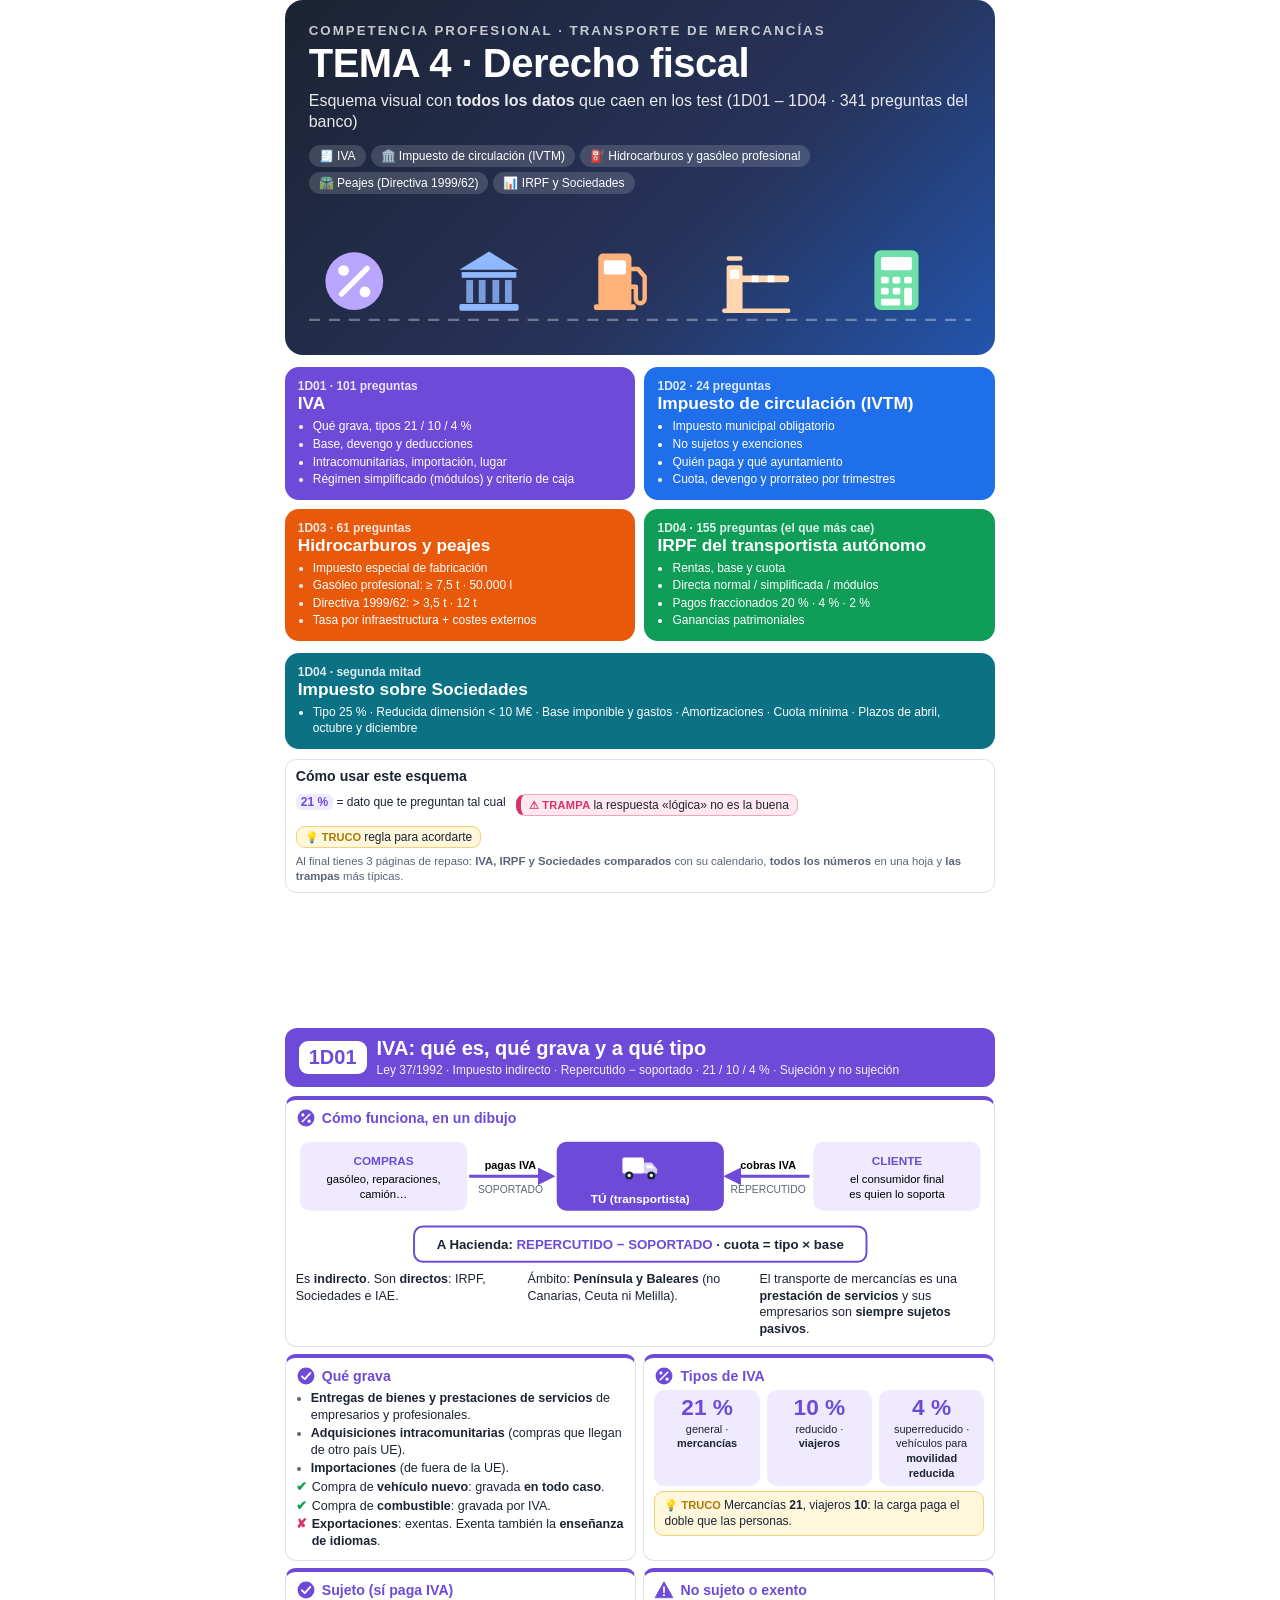
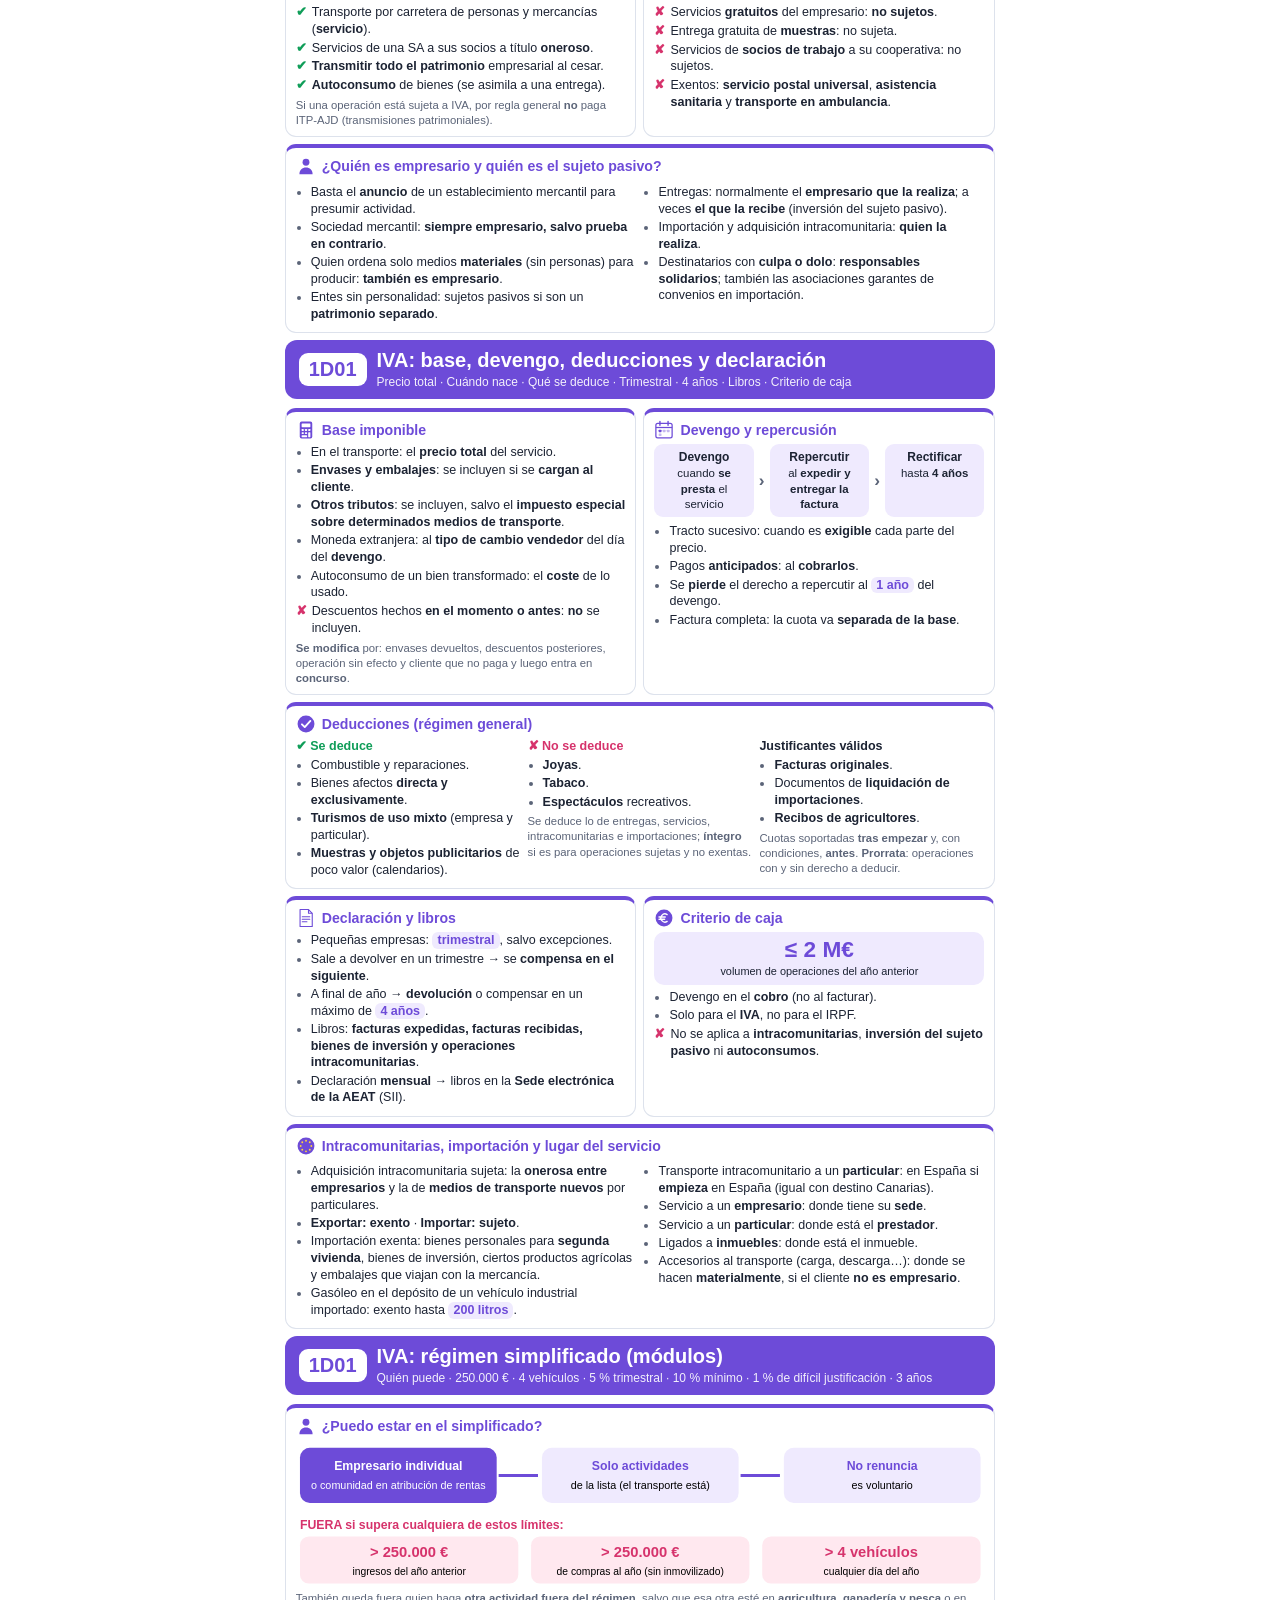
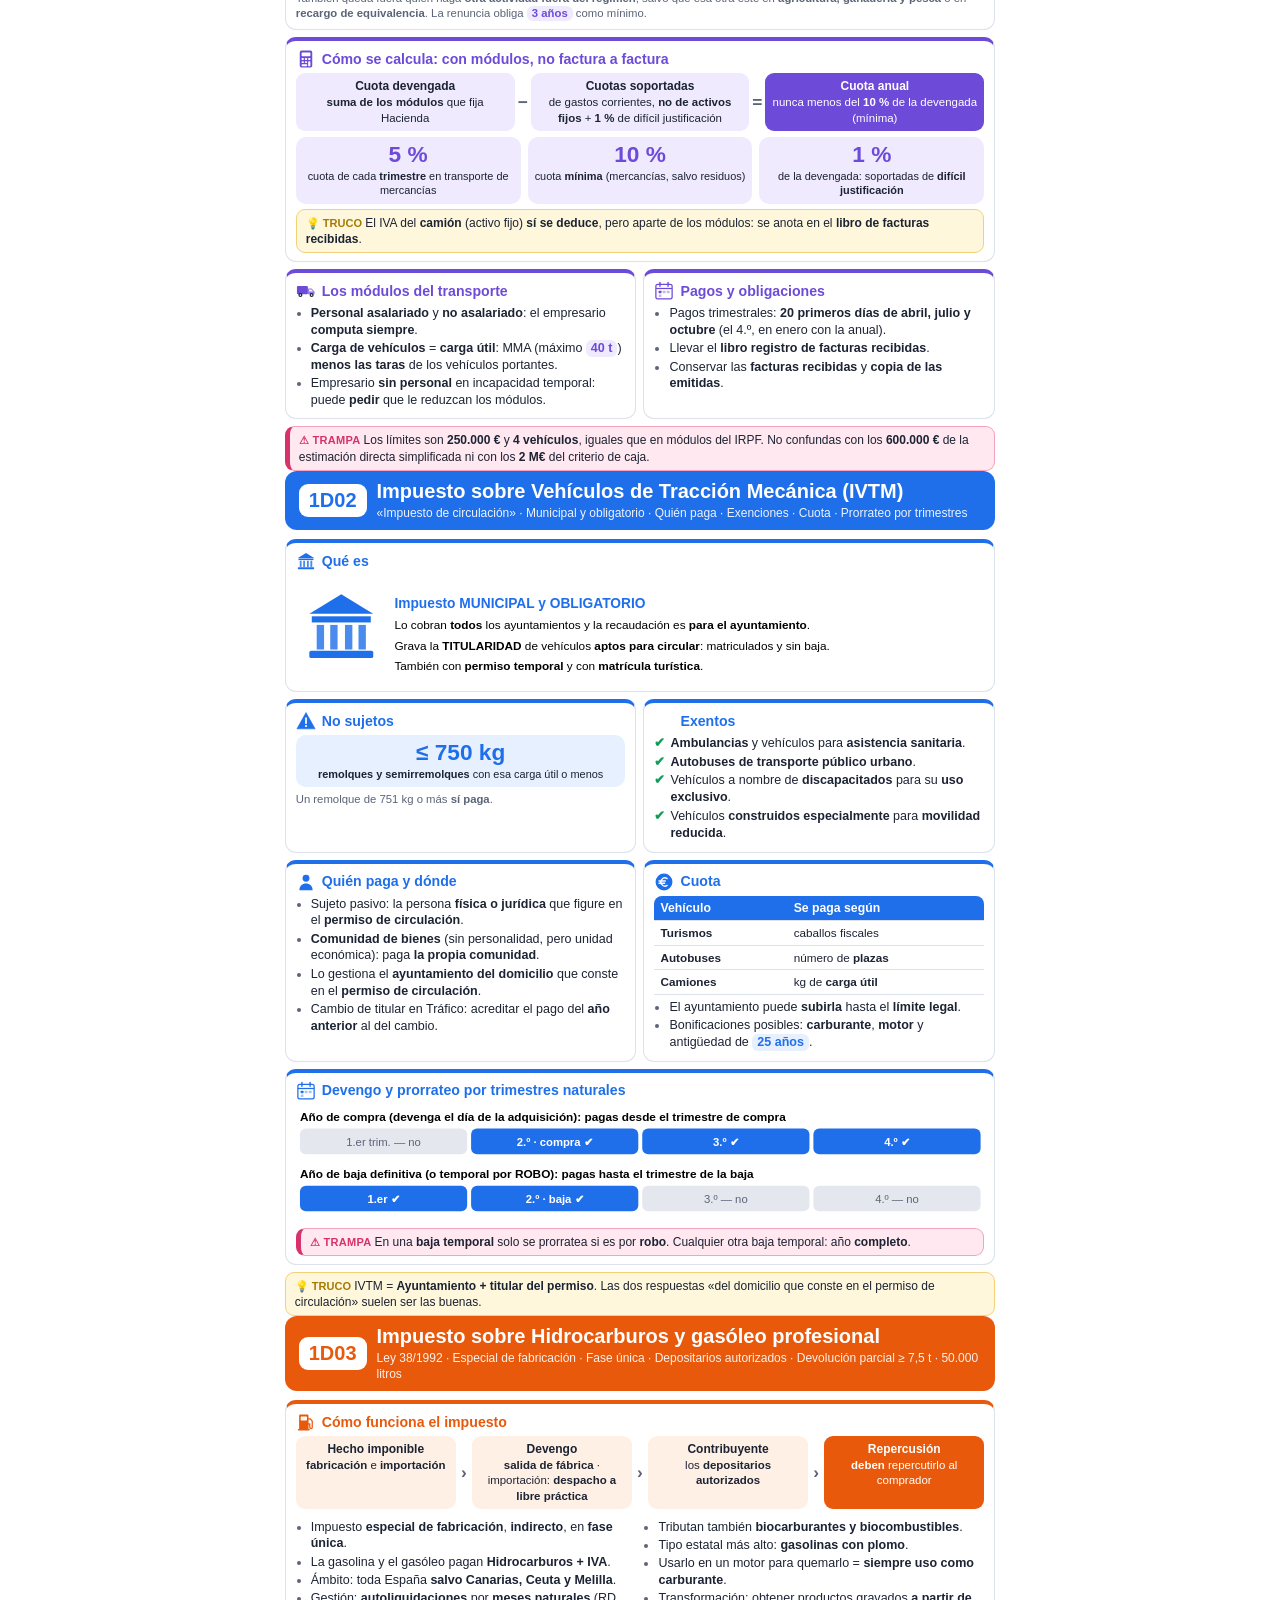
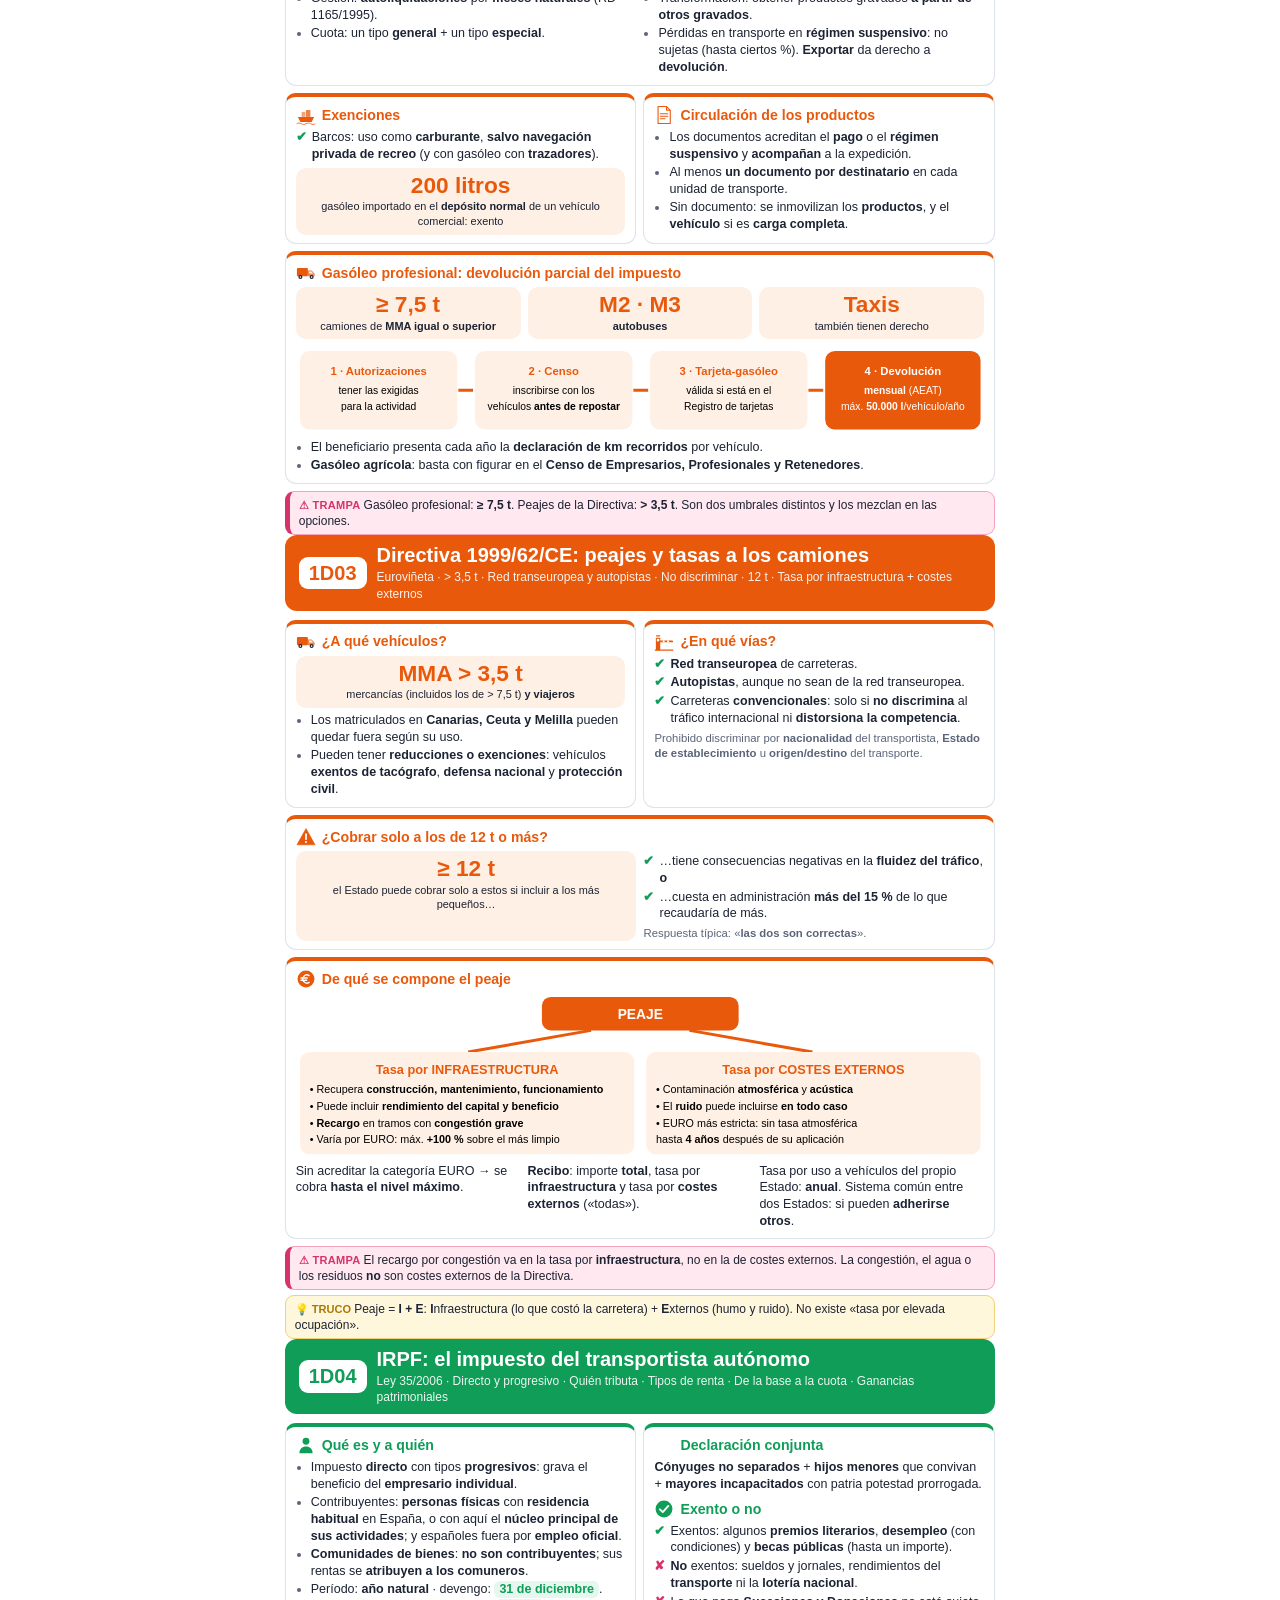
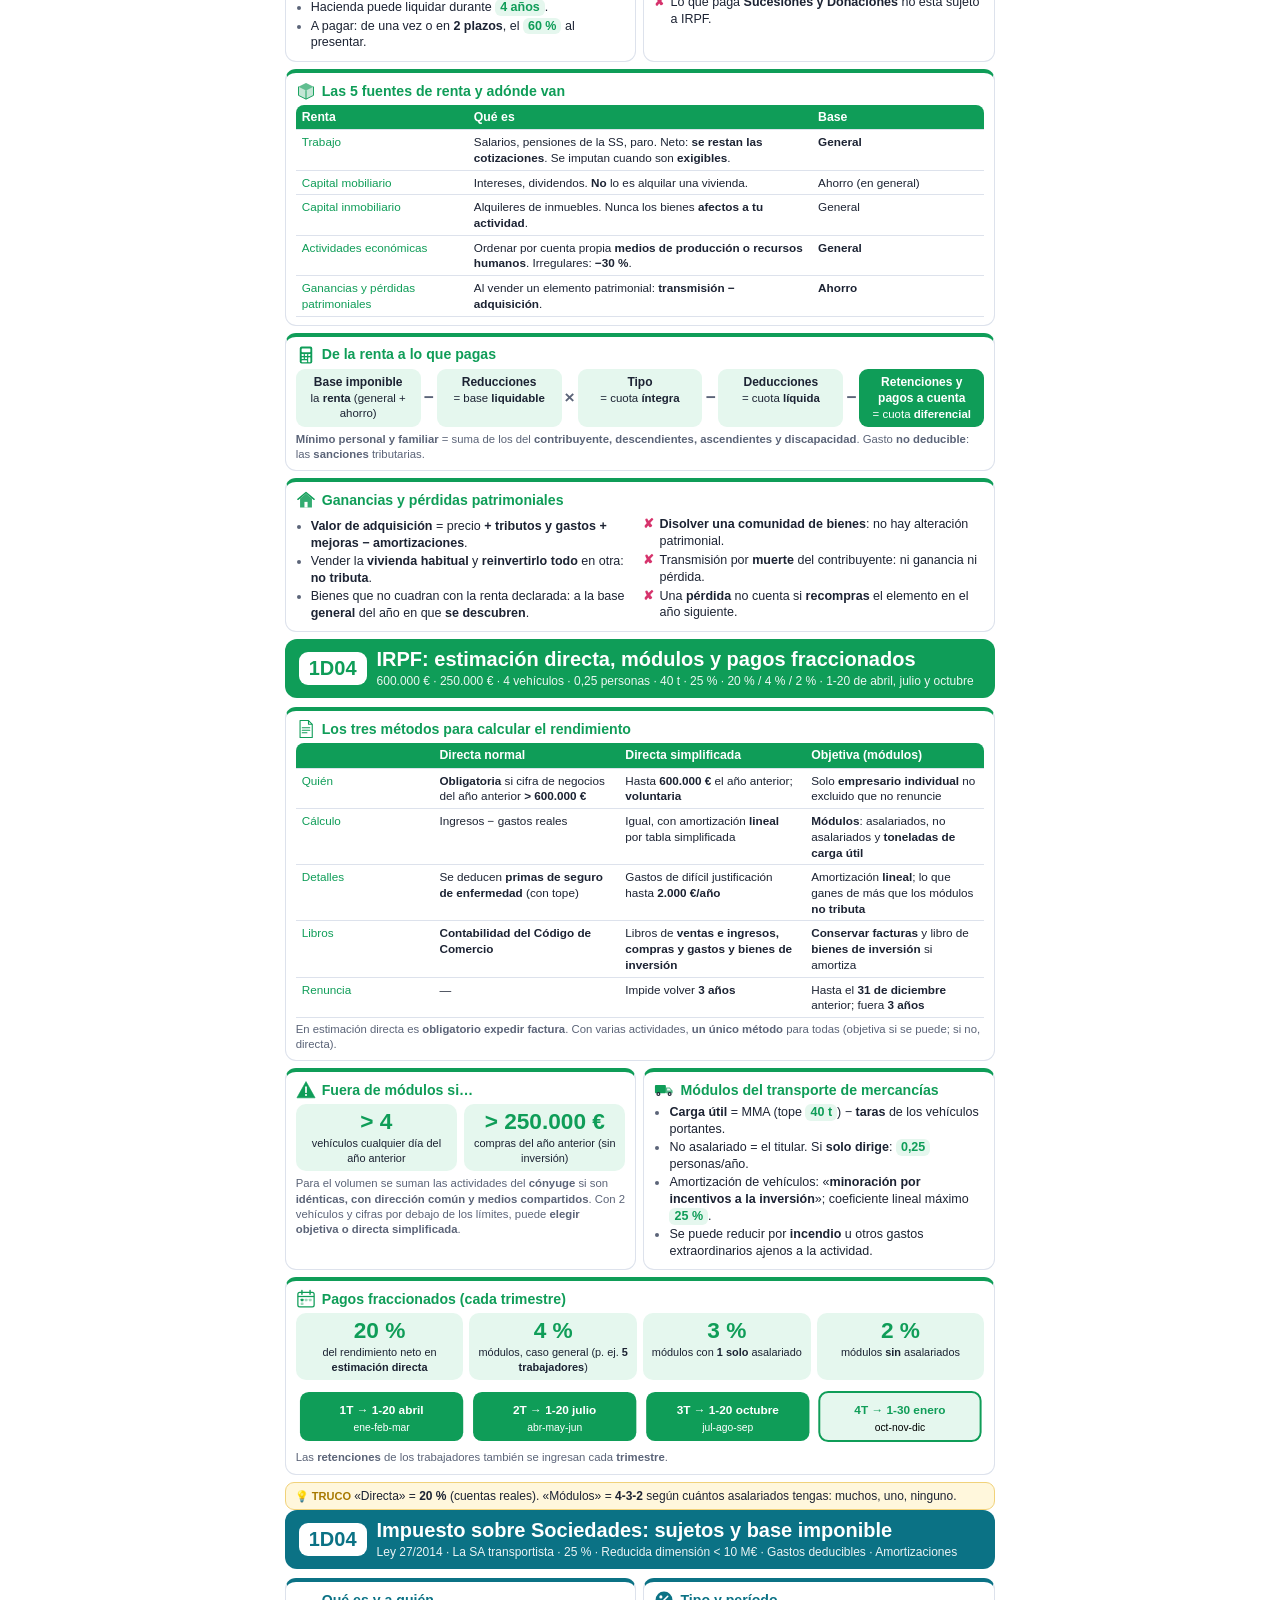
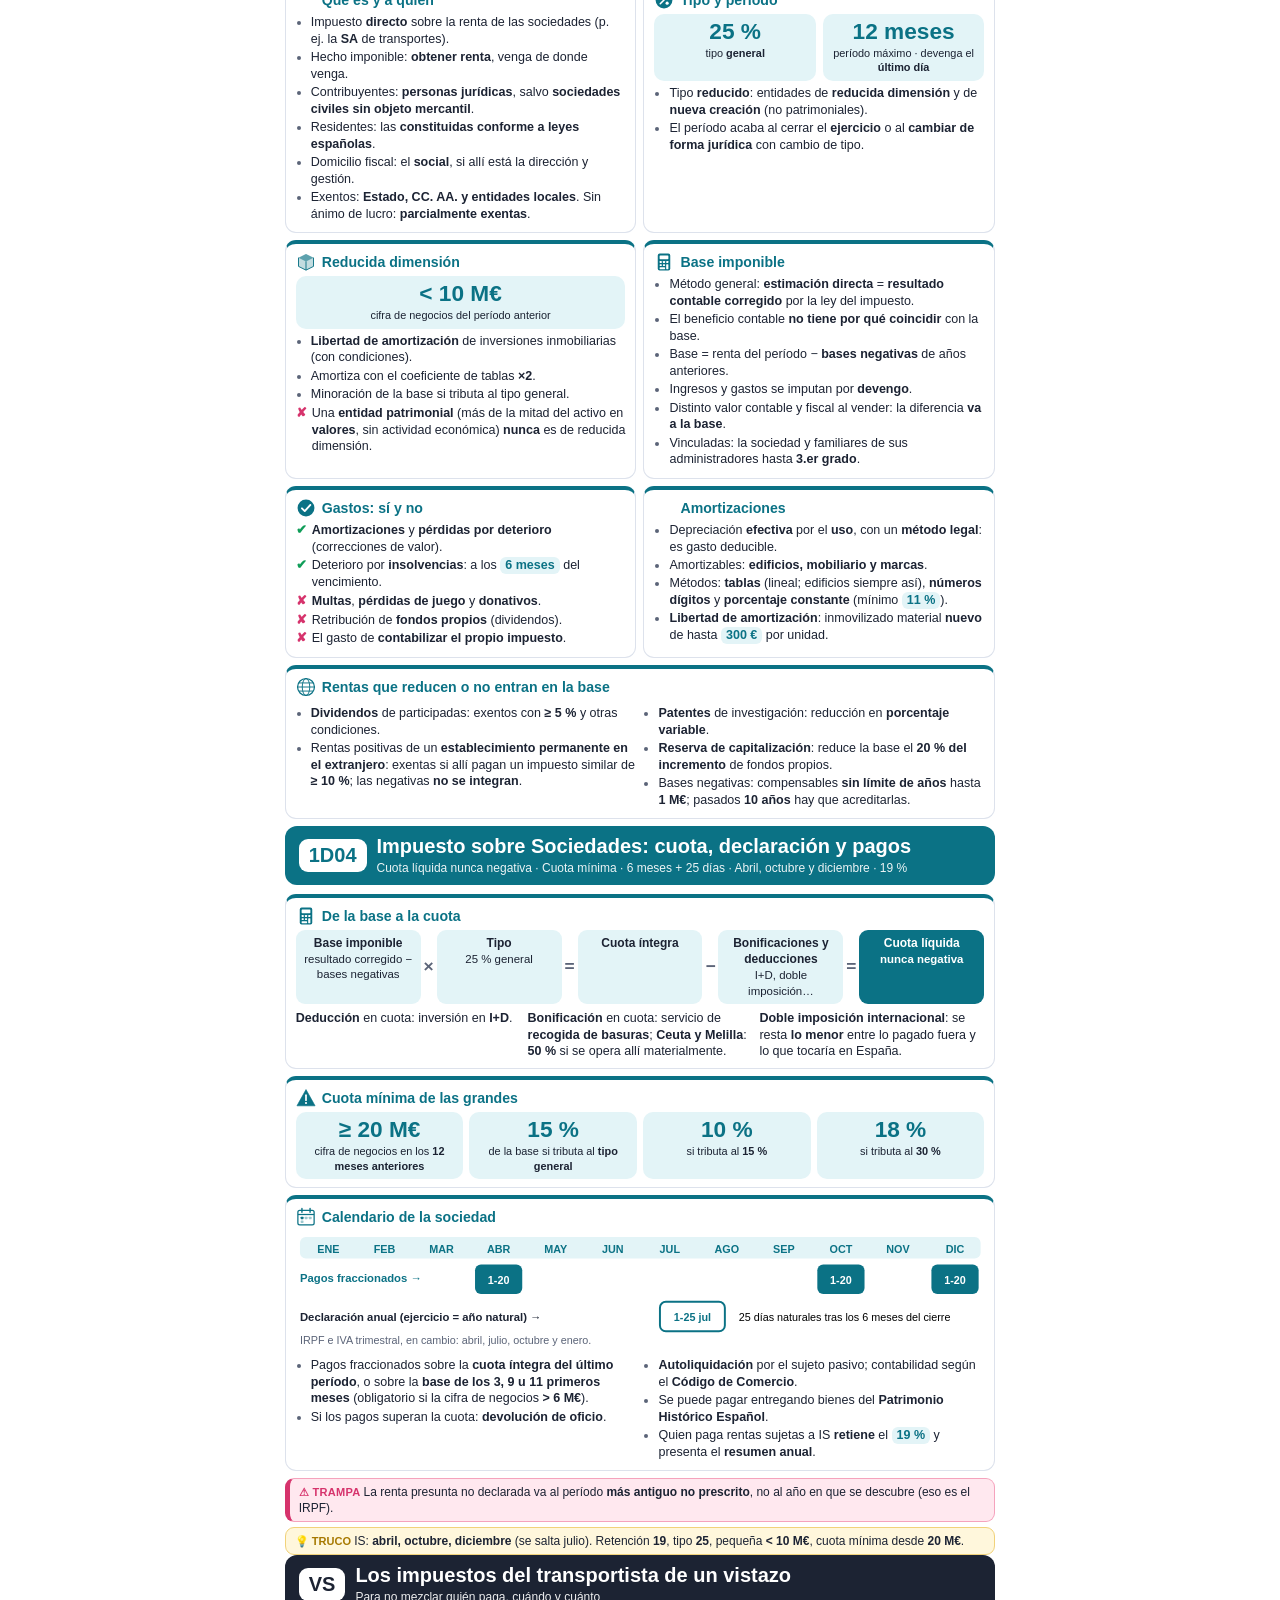
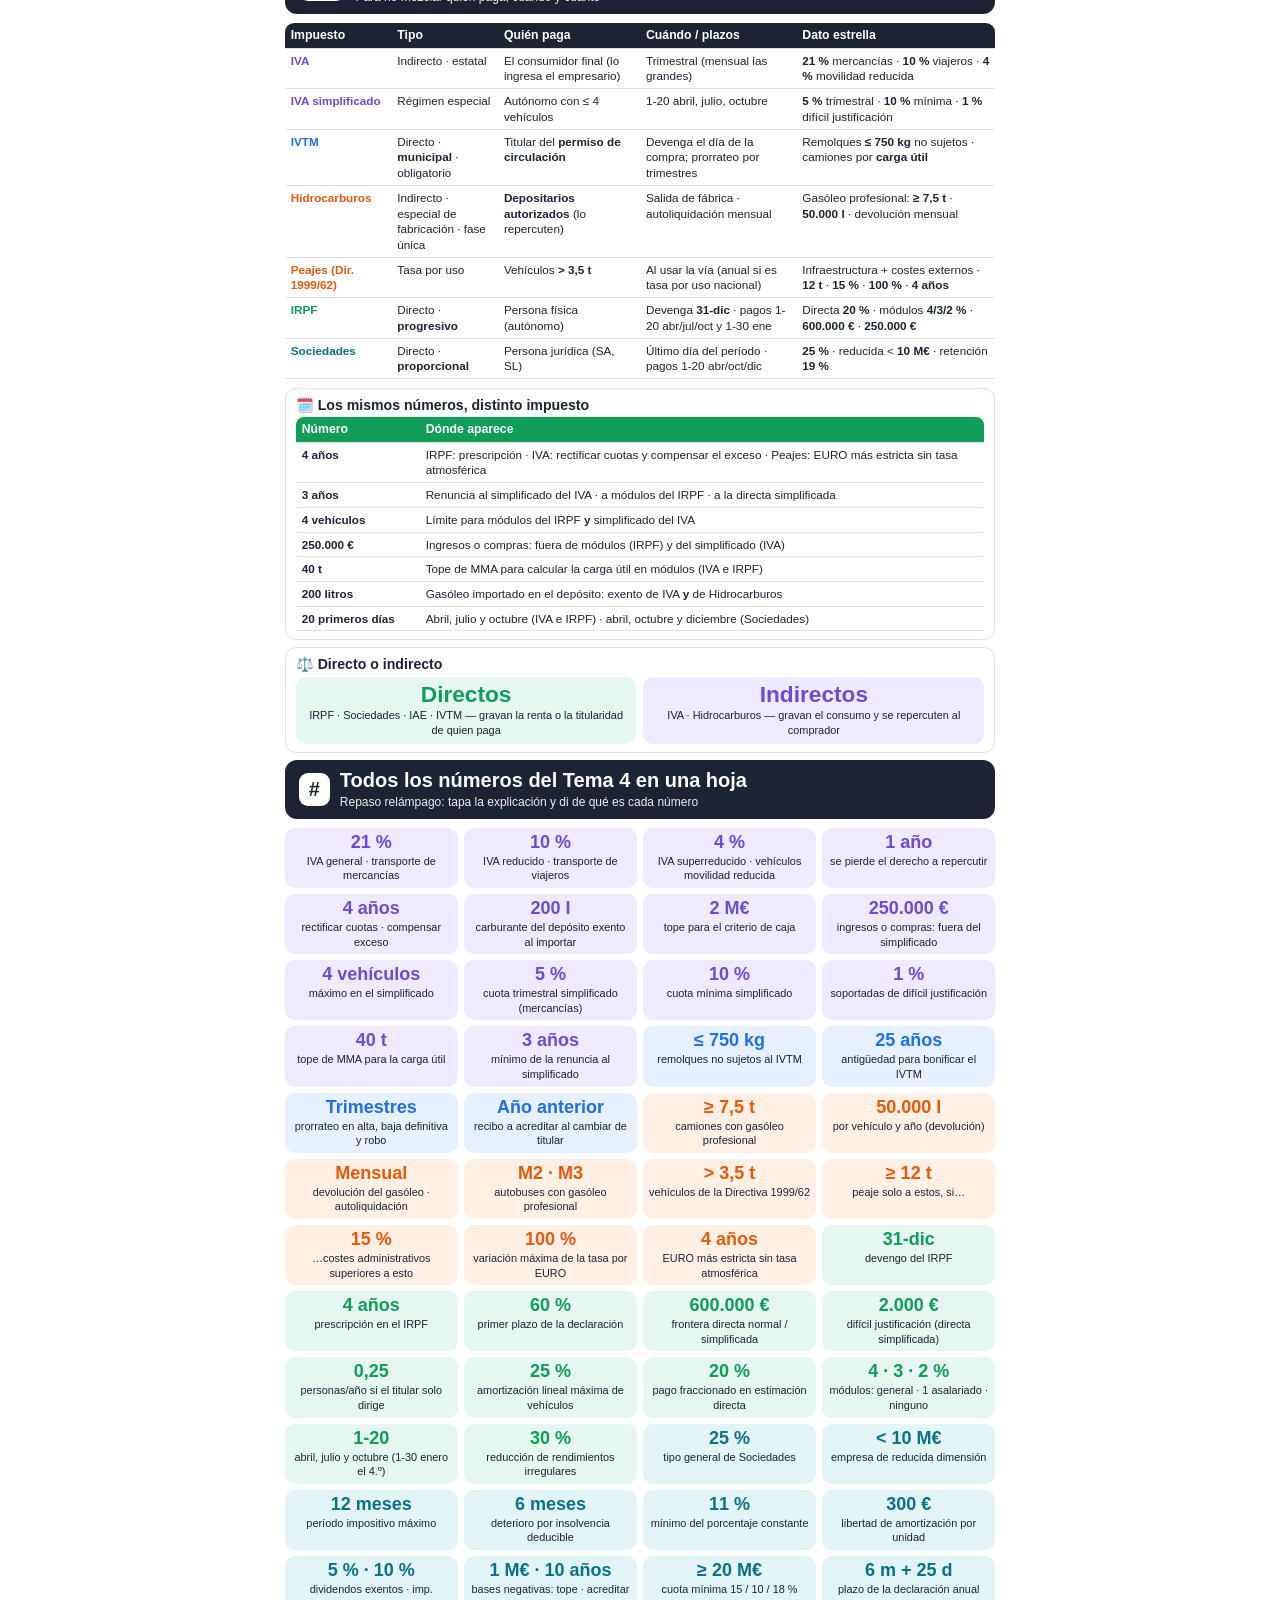
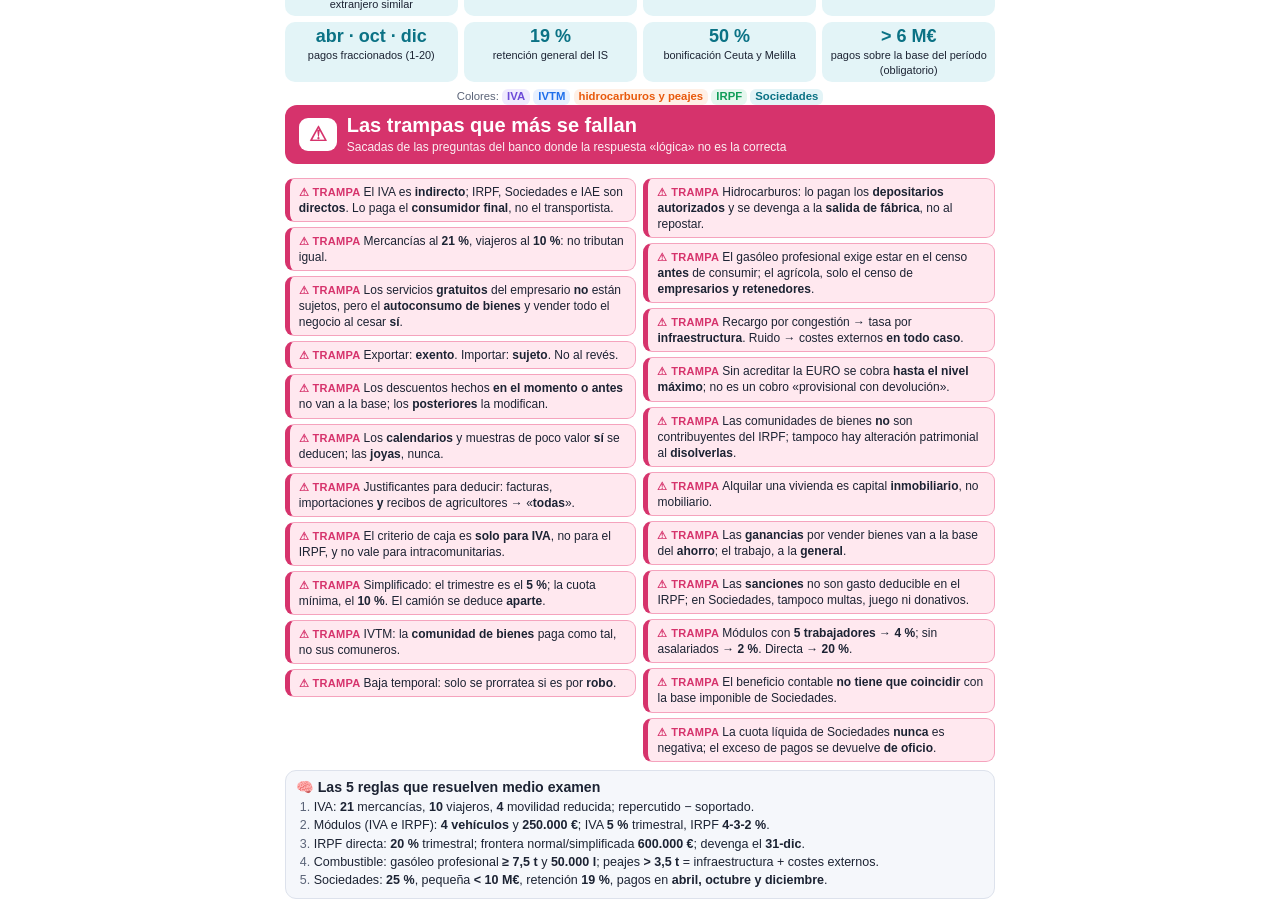
<file: esquemas/tema4.html>
<!doctype html>
<html lang="es">
<head>
<meta charset="utf-8">
<title>Esquema Tema 4 · Derecho fiscal</title>
<style>
@page { size: A4; margin: 11mm 11mm 12mm; }
:root{
  --ink:#1c2333; --mute:#5b6478; --line:#dde2ec; --bg:#f5f7fb;
  --c1:#6d4bd8; --c1s:#efeafe;   /* sindical */
  --c2:#1f6feb; --c2s:#e7f0ff;   /* seguridad social */
  --c3:#e8590c; --c3s:#fff0e6;   /* contrato de trabajo */
  --c4:#0f9d58; --c4s:#e5f7ee;   /* tacógrafo */
  --red:#d6336c; --reds:#ffe8ef; --yel:#f5b301; --yels:#fff7dc;
}
*{box-sizing:border-box}
html,body{margin:0;background:#fff;color:var(--ink);font-family:"Segoe UI",Roboto,Arial,sans-serif;font-size:9.4pt;line-height:1.34;-webkit-print-color-adjust:exact;print-color-adjust:exact}
body{max-width:188mm;margin:0 auto}
h1,h2,h3,h4{margin:0;line-height:1.15}
b,strong{font-weight:700}
.page{break-before:page}
.sec{display:flex;align-items:center;gap:10px;border-radius:12px;padding:9px 14px;color:#fff;margin:0 0 9px}
.sec .badge{background:#fff;border-radius:9px;font-weight:800;font-size:15pt;padding:3px 10px}
.sec h2{font-size:15pt;font-weight:800}
.sec p{margin:2px 0 0;font-size:9pt;opacity:.92}
.s1{background:var(--c1)} .s1 .badge{color:var(--c1)}
.s2{background:var(--c2)} .s2 .badge{color:var(--c2)}
.s3{background:var(--c3)} .s3 .badge{color:var(--c3)}
.s4{background:var(--c4)} .s4 .badge{color:var(--c4)}
.s0{background:var(--ink)} .s0 .badge{color:var(--ink)}
.card{border:1.3px solid var(--line);border-radius:11px;padding:8px 10px;margin:0 0 7px;break-inside:avoid;background:#fff}
.card h3{font-size:10.6pt;font-weight:800;margin-bottom:4px;display:flex;align-items:center;gap:6px}
.card h3 svg{width:20px;height:20px;flex:none}
.k1 h3{color:var(--c1)} .k2 h3{color:var(--c2)} .k3 h3{color:var(--c3)} .k4 h3{color:var(--c4)}
.k1{border-top:4px solid var(--c1)} .k2{border-top:4px solid var(--c2)} .k3{border-top:4px solid var(--c3)} .k4{border-top:4px solid var(--c4)}
.g2{display:grid;grid-template-columns:1fr 1fr;gap:7px}
.g3{display:grid;grid-template-columns:1fr 1fr 1fr;gap:7px}
.g4{display:grid;grid-template-columns:repeat(4,1fr);gap:6px}
.g2>.card,.g3>.card,.g4>.card{margin:0}
.mb{margin-bottom:7px}
ul{margin:2px 0 0;padding-left:15px} li{margin:1.5px 0}
li::marker{color:var(--mute)}
.trap{background:var(--reds);border:1.3px solid #f5a3bd;border-left:5px solid var(--red);border-radius:9px;padding:5px 9px;margin:5px 0 0;break-inside:avoid;font-size:9pt}
.trap::before{content:"⚠ TRAMPA  ";font-weight:800;color:var(--red);font-size:8.3pt;letter-spacing:.3px}
.tip{background:var(--yels);border:1.3px solid #f1d27a;border-radius:9px;padding:5px 9px;margin:5px 0 0;break-inside:avoid;font-size:9pt}
.tip::before{content:"💡 TRUCO  ";font-weight:800;color:#a77900;font-size:8.3pt}
.n{display:inline-block;font-weight:800;border-radius:6px;padding:0 5px;white-space:nowrap}
.n1{background:var(--c1s);color:var(--c1)} .n2{background:var(--c2s);color:var(--c2)} .n3{background:var(--c3s);color:var(--c3)} .n4{background:var(--c4s);color:var(--c4)} .nr{background:var(--reds);color:var(--red)}
.tile{border-radius:10px;padding:6px 7px;text-align:center;break-inside:avoid}
.tile .big{font-size:17pt;font-weight:900;line-height:1.05;display:block}
.tile .lbl{font-size:8.2pt;color:var(--ink);display:block;margin-top:2px}
.t1{background:var(--c1s)} .t1 .big{color:var(--c1)}
.t2{background:var(--c2s)} .t2 .big{color:var(--c2)}
.t3{background:var(--c3s)} .t3 .big{color:var(--c3)}
.t4{background:var(--c4s)} .t4 .big{color:var(--c4)}
.yes,.no{position:relative;padding-left:16px;margin:2px 0}
.yes::before{content:"✔";color:#0f9d58;font-weight:900;position:absolute;left:0;top:0}
.no::before{content:"✘";color:var(--red);font-weight:900;position:absolute;left:0;top:0}
.diag{width:100%;height:auto;display:block}
.svgtxt{font-family:"Segoe UI",Arial,sans-serif}
table{width:100%;border-collapse:separate;border-spacing:0;font-size:8.8pt;break-inside:auto}
th,td{padding:4px 6px;border-bottom:1px solid var(--line);vertical-align:top;text-align:left}
thead th{color:#fff;font-size:9.2pt}
tr{break-inside:avoid}
.ref{font-size:7.6pt;color:var(--mute);font-weight:600}
.mini{font-size:8.5pt;color:var(--mute)}
.pill{display:inline-block;border-radius:20px;padding:1px 8px;font-size:8.3pt;font-weight:700;margin:1px 2px 1px 0}
.flow{display:flex;align-items:stretch;gap:0}
.flow .st{flex:1;border-radius:9px;padding:5px 6px;font-size:8.6pt;position:relative;text-align:center}
.flow .ar{width:16px;display:flex;align-items:center;justify-content:center;color:var(--mute);font-weight:900;font-size:13pt}
.flow .st>b:first-child{display:block;font-size:9pt;margin-bottom:1px}
/* portada */
.cover{height:272mm;display:flex;flex-direction:column}
.hero{background:linear-gradient(135deg,#1c2333 0%,#27335a 60%,#1f6feb 130%);color:#fff;border-radius:18px;padding:22px 24px 18px;position:relative;overflow:hidden}
.hero h1{font-size:30pt;font-weight:900;letter-spacing:-.5px}
.hero .sub{font-size:12pt;opacity:.9;margin-top:4px}
.hero .chips{margin-top:12px}
.hero .chips span{display:inline-block;background:rgba(255,255,255,.15);border-radius:20px;padding:3px 10px;margin:0 5px 5px 0;font-size:9pt}
.idx{display:grid;grid-template-columns:1fr 1fr;gap:9px;margin-top:12px}
.idx .it{border-radius:14px;padding:11px 13px;color:#fff;break-inside:avoid}
.idx .it h3{font-size:13pt;font-weight:800}
.idx .it .code{font-size:9pt;font-weight:700;opacity:.85}
.idx .it ul{padding-left:15px;font-size:9pt;margin-top:4px}
.idx .it li::marker{color:#fff}
.legend{display:flex;gap:10px;flex-wrap:wrap;margin-top:10px;font-size:9pt}
</style>
</head>
<body>

<!-- ============ ICONOS ============ -->
<svg width="0" height="0" style="position:absolute">
 <defs>
  <symbol id="i-truck" viewBox="0 0 64 64"><rect x="3" y="16" width="35" height="26" rx="3" fill="currentColor"/><path d="M38 24h12.5l9 10.5V42H38z" fill="currentColor" opacity=".72"/><path d="M42 27.5h7.5l5 6H42z" fill="#fff" opacity=".9"/><circle cx="14" cy="45" r="6.5" fill="#1c2333"/><circle cx="14" cy="45" r="2.6" fill="#fff"/><circle cx="50" cy="45" r="6.5" fill="#1c2333"/><circle cx="50" cy="45" r="2.6" fill="#fff"/></symbol>
  <symbol id="i-doc" viewBox="0 0 64 64"><path d="M13 5h27l12 12v42H13z" fill="#fff" stroke="currentColor" stroke-width="3.5" stroke-linejoin="round"/><path d="M40 5v12h12" fill="none" stroke="currentColor" stroke-width="3.5" stroke-linejoin="round"/><path d="M20 28h24M20 36h24M20 44h15" stroke="currentColor" stroke-width="3.5" stroke-linecap="round"/></symbol>
  <symbol id="i-clock" viewBox="0 0 64 64"><circle cx="32" cy="32" r="26" fill="#fff" stroke="currentColor" stroke-width="4"/><path d="M32 16v17l11 7" fill="none" stroke="currentColor" stroke-width="4.5" stroke-linecap="round"/></symbol>
  <symbol id="i-box" viewBox="0 0 64 64"><path d="M32 6l24 12v28L32 58 8 46V18z" fill="currentColor" opacity=".25"/><path d="M32 6l24 12-24 12L8 18z" fill="currentColor" opacity=".55"/><path d="M32 30v28M8 18v28l24 12 24-12V18" fill="none" stroke="currentColor" stroke-width="3" stroke-linejoin="round"/></symbol>
  <symbol id="i-person" viewBox="0 0 64 64"><circle cx="32" cy="20" r="11" fill="currentColor"/><path d="M11 58c0-13 9-21 21-21s21 8 21 21z" fill="currentColor"/></symbol>
  <symbol id="i-scale" viewBox="0 0 64 64"><path d="M32 8v46M18 56h28M12 18h40" stroke="currentColor" stroke-width="4" stroke-linecap="round"/><path d="M12 18L4 36h16zM52 18l-8 18h16z" fill="currentColor" opacity=".35" stroke="currentColor" stroke-width="2.5" stroke-linejoin="round"/><circle cx="32" cy="10" r="4" fill="currentColor"/></symbol>
  <symbol id="i-gavel" viewBox="0 0 64 64"><rect x="20" y="8" width="26" height="13" rx="3" transform="rotate(35 33 14)" fill="currentColor"/><path d="M27 27L10 51" stroke="currentColor" stroke-width="6" stroke-linecap="round"/><rect x="30" y="50" width="28" height="7" rx="2" fill="currentColor" opacity=".6"/></symbol>
  <symbol id="i-house" viewBox="0 0 64 64"><path d="M6 30L32 8l26 22" fill="none" stroke="currentColor" stroke-width="4.5" stroke-linecap="round" stroke-linejoin="round"/><path d="M13 27v29h38V27L32 11z" fill="currentColor" opacity=".85"/><rect x="27" y="38" width="10" height="18" fill="#fff"/></symbol>
  <symbol id="i-key" viewBox="0 0 64 64"><circle cx="20" cy="32" r="12" fill="none" stroke="currentColor" stroke-width="5"/><path d="M32 32h26M48 32v9M56 32v7" stroke="currentColor" stroke-width="5" stroke-linecap="round"/></symbol>
  <symbol id="i-euro" viewBox="0 0 64 64"><circle cx="32" cy="32" r="27" fill="currentColor"/><path d="M42 21a13 13 0 1 0 0 22M16 29h20M16 36h18" fill="none" stroke="#fff" stroke-width="4.5" stroke-linecap="round"/></symbol>
  <symbol id="i-cal" viewBox="0 0 64 64"><rect x="6" y="11" width="52" height="46" rx="6" fill="#fff" stroke="currentColor" stroke-width="4"/><path d="M6 24h52" stroke="currentColor" stroke-width="4"/><path d="M19 5v12M45 5v12" stroke="currentColor" stroke-width="4.5" stroke-linecap="round"/><rect x="15" y="31" width="9" height="8" rx="1.5" fill="currentColor"/><rect x="28" y="31" width="9" height="8" rx="1.5" fill="currentColor" opacity=".4"/><rect x="41" y="31" width="9" height="8" rx="1.5" fill="currentColor" opacity=".4"/><rect x="15" y="43" width="9" height="8" rx="1.5" fill="currentColor" opacity=".4"/></symbol>
  <symbol id="i-warn" viewBox="0 0 64 64"><path d="M32 5l29 52H3z" fill="currentColor" stroke="currentColor" stroke-width="2" stroke-linejoin="round"/><path d="M32 23v16" stroke="#fff" stroke-width="5.5" stroke-linecap="round"/><circle cx="32" cy="48" r="3.5" fill="#fff"/></symbol>
  <symbol id="i-globe" viewBox="0 0 64 64"><circle cx="32" cy="32" r="27" fill="#fff" stroke="currentColor" stroke-width="4"/><ellipse cx="32" cy="32" rx="12" ry="27" fill="none" stroke="currentColor" stroke-width="3"/><path d="M5 32h54M9 19h46M9 45h46" stroke="currentColor" stroke-width="3"/></symbol>
  <symbol id="i-ware" viewBox="0 0 64 64"><path d="M4 24L32 8l28 16v32H4z" fill="currentColor" opacity=".85"/><rect x="14" y="32" width="36" height="24" fill="#fff"/><path d="M14 40h36M14 48h36" stroke="currentColor" stroke-width="2.5"/></symbol>
  <symbol id="i-ship" viewBox="0 0 64 64"><path d="M6 38h52l-8 16H14z" fill="currentColor"/><rect x="18" y="22" width="12" height="16" fill="currentColor" opacity=".55"/><rect x="32" y="16" width="14" height="22" fill="currentColor" opacity=".75"/><path d="M2 60c5-3 10-3 15 0s10 3 15 0 10-3 15 0 10 3 15 0" fill="none" stroke="currentColor" stroke-width="2.5"/></symbol>
  <symbol id="i-train" viewBox="0 0 64 64"><rect x="12" y="6" width="40" height="42" rx="9" fill="currentColor"/><rect x="18" y="13" width="28" height="14" rx="2" fill="#fff"/><circle cx="22" cy="38" r="3.5" fill="#fff"/><circle cx="42" cy="38" r="3.5" fill="#fff"/><path d="M20 48l-7 11M44 48l7 11M16 55h32" stroke="currentColor" stroke-width="4" stroke-linecap="round"/></symbol>
  <symbol id="i-sofa" viewBox="0 0 64 64"><rect x="10" y="18" width="44" height="18" rx="5" fill="currentColor" opacity=".55"/><rect x="4" y="30" width="56" height="16" rx="5" fill="currentColor"/><path d="M10 46v8M54 46v8" stroke="currentColor" stroke-width="5" stroke-linecap="round"/></symbol>
  <symbol id="i-shop" viewBox="0 0 64 64"><path d="M6 10h52l4 16H2z" fill="currentColor"/><rect x="8" y="26" width="48" height="30" fill="currentColor" opacity=".55"/><rect x="16" y="34" width="13" height="22" fill="#fff"/><rect x="35" y="34" width="14" height="11" fill="#fff"/></symbol>
  <symbol id="i-hand" viewBox="0 0 64 64"><path d="M4 30l14-12 12 6 10-6 20 12-14 16-8-6-6 6-6-4-6 4z" fill="currentColor" opacity=".8"/><path d="M22 38l6-6 8 8M28 44l6-6" fill="none" stroke="#fff" stroke-width="3" stroke-linecap="round"/></symbol>
  <symbol id="i-web" viewBox="0 0 64 64"><rect x="4" y="9" width="56" height="38" rx="5" fill="currentColor"/><rect x="9" y="14" width="46" height="28" rx="2" fill="#fff"/><path d="M24 56h16M32 47v9" stroke="currentColor" stroke-width="4.5" stroke-linecap="round"/><path d="M17 28l6 6 12-13" fill="none" stroke="currentColor" stroke-width="4" stroke-linecap="round" stroke-linejoin="round"/></symbol>
  <symbol id="i-hour" viewBox="0 0 64 64"><path d="M16 5h32M16 59h32" stroke="currentColor" stroke-width="4.5" stroke-linecap="round"/><path d="M19 6c0 16 26 16 26 26S19 42 19 58h26c0-16-26-16-26-26S45 22 45 6z" fill="none" stroke="currentColor" stroke-width="3.5" stroke-linejoin="round"/><path d="M24 54c3-6 13-6 16 0z" fill="currentColor"/></symbol>
  <symbol id="i-check" viewBox="0 0 64 64"><circle cx="32" cy="32" r="27" fill="currentColor"/><path d="M19 33l9 9 18-20" fill="none" stroke="#fff" stroke-width="6" stroke-linecap="round" stroke-linejoin="round"/></symbol>
  <symbol id="i-snow" viewBox="0 0 64 64"><path d="M32 4v56M8 18l48 28M8 46l48-28" stroke="currentColor" stroke-width="4.5" stroke-linecap="round"/></symbol>
  <symbol id="i-plane" viewBox="0 0 64 64"><path d="M30 4c3 0 4 4 4 8v14l24 14v6l-24-7v12l7 6v4l-11-3-11 3v-4l7-6V39L2 46v-6l24-14V12c0-4 1-8 4-8z" fill="currentColor"/></symbol>
 </defs>
</svg>

<style>
:root{ --c5:#0b7285; --c5s:#e3f4f7; }
.s5{background:var(--c5)} .s5 .badge{color:var(--c5)}
.k5{border-top:4px solid var(--c5)} .k5 h3{color:var(--c5)}
.t5{background:var(--c5s)} .t5 .big{color:var(--c5)}
.n5{background:var(--c5s);color:var(--c5)}
.cmp th{color:#fff} .cmp td:first-child{font-weight:700}
.nums .tile .big{font-size:13.5pt}.nums .tile{padding:5px 6px}
</style>
<svg width="0" height="0" style="position:absolute"><defs>
 <symbol id="i-fuel" viewBox="0 0 64 64"><rect x="10" y="8" width="30" height="48" rx="4" fill="currentColor"/><rect x="15" y="14" width="20" height="13" rx="2" fill="#fff"/><path d="M40 22h6l6 7v20a4 4 0 0 1-8 0V38h-4" fill="none" stroke="currentColor" stroke-width="4" stroke-linejoin="round" stroke-linecap="round"/><rect x="6" y="54" width="38" height="5" rx="2" fill="currentColor"/></symbol>
 <symbol id="i-toll" viewBox="0 0 64 64"><rect x="6" y="18" width="14" height="40" rx="2" fill="currentColor"/><rect x="9" y="22" width="8" height="8" fill="#fff"/><path d="M20 30h38" stroke="currentColor" stroke-width="6" stroke-linecap="round"/><path d="M28 30h6M42 30h6" stroke="#fff" stroke-width="6"/><path d="M4 58h56" stroke="currentColor" stroke-width="4" stroke-linecap="round"/><path d="M8 12h10" stroke="currentColor" stroke-width="4" stroke-linecap="round"/></symbol>
 <symbol id="i-pct" viewBox="0 0 64 64"><circle cx="32" cy="32" r="27" fill="currentColor"/><path d="M20 44L44 20" stroke="#fff" stroke-width="5" stroke-linecap="round"/><circle cx="22" cy="22" r="5" fill="#fff"/><circle cx="42" cy="42" r="5" fill="#fff"/></symbol>
 <symbol id="i-calc" viewBox="0 0 64 64"><rect x="12" y="5" width="40" height="54" rx="6" fill="currentColor"/><rect x="18" y="11" width="28" height="12" rx="2" fill="#fff"/><g fill="#fff"><rect x="18" y="29" width="7" height="6" rx="1.5"/><rect x="28.5" y="29" width="7" height="6" rx="1.5"/><rect x="39" y="29" width="7" height="6" rx="1.5"/><rect x="18" y="39" width="7" height="6" rx="1.5"/><rect x="28.5" y="39" width="7" height="6" rx="1.5"/><rect x="39" y="39" width="7" height="16" rx="1.5"/><rect x="18" y="49" width="17.5" height="6" rx="1.5"/></g></symbol>
 <symbol id="i-hall" viewBox="0 0 64 64"><path d="M6 22L32 6l26 16z" fill="currentColor"/><rect x="8" y="24" width="48" height="5" fill="currentColor"/><g fill="currentColor" opacity=".8"><rect x="12" y="31" width="6" height="20"/><rect x="23" y="31" width="6" height="20"/><rect x="35" y="31" width="6" height="20"/><rect x="46" y="31" width="6" height="20"/></g><rect x="6" y="52" width="52" height="6" rx="1.5" fill="currentColor"/></symbol>
 <symbol id="i-bank" viewBox="0 0 64 64"><rect x="8" y="10" width="48" height="44" rx="5" fill="currentColor"/><path d="M8 22h48" stroke="#fff" stroke-width="3"/><g fill="#fff"><circle cx="20" cy="33" r="3.5"/><circle cx="32" cy="33" r="3.5"/><circle cx="44" cy="33" r="3.5"/><circle cx="20" cy="44" r="3.5"/><circle cx="32" cy="44" r="3.5"/></g><path d="M20 4v10M44 4v10" stroke="currentColor" stroke-width="4.5" stroke-linecap="round"/></symbol>
 <symbol id="i-flag" viewBox="0 0 64 64"><circle cx="32" cy="32" r="27" fill="currentColor"/><g fill="#ffd43b"><circle cx="32" cy="15" r="3"/><circle cx="32" cy="49" r="3"/><circle cx="15" cy="32" r="3"/><circle cx="49" cy="32" r="3"/><circle cx="20" cy="20" r="3"/><circle cx="44" cy="20" r="3"/><circle cx="20" cy="44" r="3"/><circle cx="44" cy="44" r="3"/></g></symbol>
</defs></svg>

<!-- ============ PORTADA ============ -->
<div class="cover">
 <div class="hero">
  <div style="font-size:10pt;font-weight:700;letter-spacing:2px;opacity:.75">COMPETENCIA PROFESIONAL · TRANSPORTE DE MERCANCÍAS</div>
  <h1>TEMA 4 · Derecho fiscal</h1>
  <div class="sub">Esquema visual con <b>todos los datos</b> que caen en los test (1D01 – 1D04 · 341 preguntas del banco)</div>
  <div class="chips"><span>🧾 IVA</span><span>🏛️ Impuesto de circulación (IVTM)</span><span>⛽ Hidrocarburos y gasóleo profesional</span><span>🛣️ Peajes (Directiva 1999/62)</span><span>📊 IRPF y Sociedades</span></div>
  <svg viewBox="0 0 600 120" class="diag" style="margin-top:6px">
   <path d="M0 104 H600" stroke="rgba(255,255,255,.35)" stroke-width="2" stroke-dasharray="10 8"/>
   <use href="#i-pct" x="10" y="38" width="62" height="62" style="color:#b9a6ff"/>
   <use href="#i-hall" x="130" y="36" width="66" height="66" style="color:#8fb8ff"/>
   <use href="#i-fuel" x="252" y="36" width="64" height="64" style="color:#ffb27a"/>
   <use href="#i-toll" x="372" y="36" width="66" height="66" style="color:#ffd6b0"/>
   <use href="#i-calc" x="500" y="36" width="64" height="64" style="color:#6fe0a6"/>
  </svg>
 </div>
 <div class="idx">
  <div class="it" style="background:var(--c1)"><div class="code">1D01 · 101 preguntas</div><h3>IVA</h3><ul><li>Qué grava, tipos 21 / 10 / 4 %</li><li>Base, devengo y deducciones</li><li>Intracomunitarias, importación, lugar</li><li>Régimen simplificado (módulos) y criterio de caja</li></ul></div>
  <div class="it" style="background:var(--c2)"><div class="code">1D02 · 24 preguntas</div><h3>Impuesto de circulación (IVTM)</h3><ul><li>Impuesto municipal obligatorio</li><li>No sujetos y exenciones</li><li>Quién paga y qué ayuntamiento</li><li>Cuota, devengo y prorrateo por trimestres</li></ul></div>
  <div class="it" style="background:var(--c3)"><div class="code">1D03 · 61 preguntas</div><h3>Hidrocarburos y peajes</h3><ul><li>Impuesto especial de fabricación</li><li>Gasóleo profesional: ≥ 7,5 t · 50.000 l</li><li>Directiva 1999/62: &gt; 3,5 t · 12 t</li><li>Tasa por infraestructura + costes externos</li></ul></div>
  <div class="it" style="background:var(--c4)"><div class="code">1D04 · 155 preguntas (el que más cae)</div><h3>IRPF del transportista autónomo</h3><ul><li>Rentas, base y cuota</li><li>Directa normal / simplificada / módulos</li><li>Pagos fraccionados 20 % · 4 % · 2 %</li><li>Ganancias patrimoniales</li></ul></div>
 </div>
 <div class="idx" style="grid-template-columns:1fr">
  <div class="it" style="background:var(--c5)"><div class="code">1D04 · segunda mitad</div><h3>Impuesto sobre Sociedades</h3><ul><li>Tipo 25 % · Reducida dimensión &lt; 10 M€ · Base imponible y gastos · Amortizaciones · Cuota mínima · Plazos de abril, octubre y diciembre</li></ul></div>
 </div>
 <div class="card" style="margin-top:10px">
  <h3 style="color:var(--ink)">Cómo usar este esquema</h3>
  <div class="legend">
   <span><span class="n n1">21 %</span> = dato que te preguntan tal cual</span>
   <span class="trap" style="margin:0;padding:2px 8px">la respuesta «lógica» no es la buena</span>
   <span class="tip" style="margin:0;padding:2px 8px">regla para acordarte</span>
  </div>
  <p class="mini" style="margin:6px 0 0">Al final tienes 3 páginas de repaso: <b>IVA, IRPF y Sociedades comparados</b> con su calendario, <b>todos los números</b> en una hoja y <b>las trampas</b> más típicas.</p>
 </div>
</div>

<!-- ============ 1D01 IVA (1) ============ -->
<div class="page">
 <div class="sec s1"><span class="badge">1D01</span><div><h2>IVA: qué es, qué grava y a qué tipo</h2><p>Ley 37/1992 · Impuesto indirecto · Repercutido − soportado · 21 / 10 / 4 % · Sujeción y no sujeción</p></div></div>

 <div class="card k1">
  <h3><svg><use href="#i-pct"/></svg>Cómo funciona, en un dibujo</h3>
  <svg viewBox="0 0 700 138" class="diag svgtxt">
   <rect x="4" y="10" width="170" height="70" rx="10" fill="#efeafe"/><text x="89" y="34" text-anchor="middle" font-size="12" font-weight="800" fill="#6d4bd8">COMPRAS</text><text x="89" y="52" text-anchor="middle" font-size="11.5">gasóleo, reparaciones,</text><text x="89" y="67" text-anchor="middle" font-size="11.5">camión…</text>
   <rect x="265" y="10" width="170" height="70" rx="10" fill="#6d4bd8"/><use href="#i-truck" x="318" y="16" width="64" height="40" style="color:#fff"/><text x="350" y="72" text-anchor="middle" font-size="12" font-weight="800" fill="#fff">TÚ (transportista)</text>
   <rect x="526" y="10" width="170" height="70" rx="10" fill="#efeafe"/><text x="611" y="34" text-anchor="middle" font-size="12" font-weight="800" fill="#6d4bd8">CLIENTE</text><text x="611" y="52" text-anchor="middle" font-size="11.5">el consumidor final</text><text x="611" y="67" text-anchor="middle" font-size="11.5">es quien lo soporta</text>
   <path d="M176 45h84" stroke="#6d4bd8" stroke-width="3" marker-end="url(#a1)"/><text x="218" y="38" text-anchor="middle" font-size="11" font-weight="800">pagas IVA</text><text x="218" y="62" text-anchor="middle" font-size="10.5" fill="#5b6478">SOPORTADO</text>
   <path d="M522 45h-84" stroke="#6d4bd8" stroke-width="3" marker-end="url(#a1)"/><text x="480" y="38" text-anchor="middle" font-size="11" font-weight="800">cobras IVA</text><text x="480" y="62" text-anchor="middle" font-size="10.5" fill="#5b6478">REPERCUTIDO</text>
   <defs><marker id="a1" viewBox="0 0 10 10" refX="8" refY="5" markerWidth="6" markerHeight="6" orient="auto"><path d="M0 0L10 5L0 10z" fill="#6d4bd8"/></marker></defs>
   <rect x="120" y="96" width="460" height="36" rx="9" fill="#fff" stroke="#6d4bd8" stroke-width="2"/>
   <text x="350" y="119" text-anchor="middle" font-size="13.5" font-weight="800" fill="#1c2333">A Hacienda: <tspan fill="#6d4bd8">REPERCUTIDO − SOPORTADO</tspan>   ·   cuota = tipo × base</text>
  </svg>
  <div class="g3" style="margin-top:3px">
   <div>Es <b>indirecto</b>. Son <b>directos</b>: IRPF, Sociedades e IAE.</div>
   <div>Ámbito: <b>Península y Baleares</b> (no Canarias, Ceuta ni Melilla).</div>
   <div>El transporte de mercancías es una <b>prestación de servicios</b> y sus empresarios son <b>siempre sujetos pasivos</b>.</div>
  </div>
 </div>

 <div class="g2 mb">
  <div class="card k1">
   <h3><svg><use href="#i-check"/></svg>Qué grava</h3>
   <ul>
    <li><b>Entregas de bienes y prestaciones de servicios</b> de empresarios y profesionales.</li>
    <li><b>Adquisiciones intracomunitarias</b> (compras que llegan de otro país UE).</li>
    <li><b>Importaciones</b> (de fuera de la UE).</li>
   </ul>
   <div class="yes">Compra de <b>vehículo nuevo</b>: gravada <b>en todo caso</b>.</div>
   <div class="yes">Compra de <b>combustible</b>: gravada por IVA.</div>
   <div class="no"><b>Exportaciones</b>: exentas. Exenta también la <b>enseñanza de idiomas</b>.</div>
  </div>
  <div class="card k1">
   <h3><svg><use href="#i-pct"/></svg>Tipos de IVA</h3>
   <div class="g3">
    <div class="tile t1"><span class="big">21 %</span><span class="lbl">general · <b>mercancías</b></span></div>
    <div class="tile t1"><span class="big">10 %</span><span class="lbl">reducido · <b>viajeros</b></span></div>
    <div class="tile t1"><span class="big">4 %</span><span class="lbl">superreducido · vehículos para <b>movilidad reducida</b></span></div>
   </div>
   <div class="tip">Mercancías <b>21</b>, viajeros <b>10</b>: la carga paga el doble que las personas.</div>
  </div>
 </div>

 <div class="g2 mb">
  <div class="card k1">
   <h3><svg><use href="#i-check"/></svg>Sujeto (sí paga IVA)</h3>
   <div class="yes">Transporte por carretera de personas y mercancías (<b>servicio</b>).</div>
   <div class="yes">Servicios de una SA a sus socios a título <b>oneroso</b>.</div>
   <div class="yes"><b>Transmitir todo el patrimonio</b> empresarial al cesar.</div>
   <div class="yes"><b>Autoconsumo</b> de bienes (se asimila a una entrega).</div>
   <p class="mini" style="margin:4px 0 0">Si una operación está sujeta a IVA, por regla general <b>no</b> paga ITP-AJD (transmisiones patrimoniales).</p>
  </div>
  <div class="card k1">
   <h3><svg><use href="#i-warn"/></svg>No sujeto o exento</h3>
   <div class="no">Servicios <b>gratuitos</b> del empresario: <b>no sujetos</b>.</div>
   <div class="no">Entrega gratuita de <b>muestras</b>: no sujeta.</div>
   <div class="no">Servicios de <b>socios de trabajo</b> a su cooperativa: no sujetos.</div>
   <div class="no">Exentos: <b>servicio postal universal</b>, <b>asistencia sanitaria</b> y <b>transporte en ambulancia</b>.</div>
  </div>
 </div>

 <div class="card k1">
  <h3><svg><use href="#i-person"/></svg>¿Quién es empresario y quién es el sujeto pasivo?</h3>
  <div class="g2">
   <ul>
    <li>Basta el <b>anuncio</b> de un establecimiento mercantil para presumir actividad.</li>
    <li>Sociedad mercantil: <b>siempre empresario, salvo prueba en contrario</b>.</li>
    <li>Quien ordena solo medios <b>materiales</b> (sin personas) para producir: <b>también es empresario</b>.</li>
    <li>Entes sin personalidad: sujetos pasivos si son un <b>patrimonio separado</b>.</li>
   </ul>
   <ul>
    <li>Entregas: normalmente el <b>empresario que la realiza</b>; a veces <b>el que la recibe</b> (inversión del sujeto pasivo).</li>
    <li>Importación y adquisición intracomunitaria: <b>quien la realiza</b>.</li>
    <li>Destinatarios con <b>culpa o dolo</b>: <b>responsables solidarios</b>; también las asociaciones garantes de convenios en importación.</li>
   </ul>
  </div>
 </div>
</div>

<!-- ============ 1D01 IVA (2) ============ -->
<div class="page">
 <div class="sec s1"><span class="badge">1D01</span><div><h2>IVA: base, devengo, deducciones y declaración</h2><p>Precio total · Cuándo nace · Qué se deduce · Trimestral · 4 años · Libros · Criterio de caja</p></div></div>

 <div class="g2 mb">
  <div class="card k1">
   <h3><svg><use href="#i-calc"/></svg>Base imponible</h3>
   <ul>
    <li>En el transporte: el <b>precio total</b> del servicio.</li>
    <li><b>Envases y embalajes</b>: se incluyen si se <b>cargan al cliente</b>.</li>
    <li><b>Otros tributos</b>: se incluyen, salvo el <b>impuesto especial sobre determinados medios de transporte</b>.</li>
    <li>Moneda extranjera: al <b>tipo de cambio vendedor</b> del día del <b>devengo</b>.</li>
    <li>Autoconsumo de un bien transformado: el <b>coste</b> de lo usado.</li>
   </ul>
   <div class="no">Descuentos hechos <b>en el momento o antes</b>: <b>no</b> se incluyen.</div>
   <p class="mini" style="margin:4px 0 0"><b>Se modifica</b> por: envases devueltos, descuentos posteriores, operación sin efecto y cliente que no paga y luego entra en <b>concurso</b>.</p>
  </div>
  <div class="card k1">
   <h3><svg><use href="#i-cal"/></svg>Devengo y repercusión</h3>
   <div class="flow" style="margin:2px 0 6px">
    <div class="st" style="background:var(--c1s)"><b>Devengo</b>cuando <b>se presta</b> el servicio</div><div class="ar">›</div>
    <div class="st" style="background:var(--c1s)"><b>Repercutir</b>al <b>expedir y entregar la factura</b></div><div class="ar">›</div>
    <div class="st" style="background:var(--c1s)"><b>Rectificar</b>hasta <b>4 años</b></div>
   </div>
   <ul>
    <li>Tracto sucesivo: cuando es <b>exigible</b> cada parte del precio.</li>
    <li>Pagos <b>anticipados</b>: al <b>cobrarlos</b>.</li>
    <li>Se <b>pierde</b> el derecho a repercutir al <span class="n n1">1 año</span> del devengo.</li>
    <li>Factura completa: la cuota va <b>separada de la base</b>.</li>
   </ul>
  </div>
 </div>

 <div class="card k1">
  <h3><svg><use href="#i-check"/></svg>Deducciones (régimen general)</h3>
  <div class="g3">
   <div>
    <b style="color:#0f9d58">✔ Se deduce</b>
    <ul>
     <li>Combustible y reparaciones.</li>
     <li>Bienes afectos <b>directa y exclusivamente</b>.</li>
     <li><b>Turismos de uso mixto</b> (empresa y particular).</li>
     <li><b>Muestras y objetos publicitarios</b> de poco valor (calendarios).</li>
    </ul>
   </div>
   <div>
    <b style="color:var(--red)">✘ No se deduce</b>
    <ul>
     <li><b>Joyas</b>.</li>
     <li><b>Tabaco</b>.</li>
     <li><b>Espectáculos</b> recreativos.</li>
    </ul>
    <p class="mini" style="margin:4px 0 0">Se deduce lo de entregas, servicios, intracomunitarias e importaciones; <b>íntegro</b> si es para operaciones sujetas y no exentas.</p>
   </div>
   <div>
    <b>Justificantes válidos</b>
    <ul>
     <li><b>Facturas originales</b>.</li>
     <li>Documentos de <b>liquidación de importaciones</b>.</li>
     <li><b>Recibos de agricultores</b>.</li>
    </ul>
    <p class="mini" style="margin:4px 0 0">Cuotas soportadas <b>tras empezar</b> y, con condiciones, <b>antes</b>. <b>Prorrata</b>: operaciones con y sin derecho a deducir.</p>
   </div>
  </div>
 </div>

 <div class="g2 mb">
  <div class="card k1">
   <h3><svg><use href="#i-doc"/></svg>Declaración y libros</h3>
   <ul>
    <li>Pequeñas empresas: <span class="n n1">trimestral</span>, salvo excepciones.</li>
    <li>Sale a devolver en un trimestre → se <b>compensa en el siguiente</b>.</li>
    <li>A final de año → <b>devolución</b> o compensar en un máximo de <span class="n n1">4 años</span>.</li>
    <li>Libros: <b>facturas expedidas, facturas recibidas, bienes de inversión y operaciones intracomunitarias</b>.</li>
    <li>Declaración <b>mensual</b> → libros en la <b>Sede electrónica de la AEAT</b> (SII).</li>
   </ul>
  </div>
  <div class="card k1">
   <h3><svg><use href="#i-euro"/></svg>Criterio de caja</h3>
   <div class="tile t1"><span class="big">≤ 2 M€</span><span class="lbl">volumen de operaciones del año anterior</span></div>
   <ul style="margin-top:4px">
    <li>Devengo en el <b>cobro</b> (no al facturar).</li>
    <li>Solo para el <b>IVA</b>, no para el IRPF.</li>
   </ul>
   <div class="no">No se aplica a <b>intracomunitarias</b>, <b>inversión del sujeto pasivo</b> ni <b>autoconsumos</b>.</div>
  </div>
 </div>

 <div class="card k1">
  <h3><svg><use href="#i-flag"/></svg>Intracomunitarias, importación y lugar del servicio</h3>
  <div class="g2">
   <ul>
    <li>Adquisición intracomunitaria sujeta: la <b>onerosa entre empresarios</b> y la de <b>medios de transporte nuevos</b> por particulares.</li>
    <li><b>Exportar: exento</b> · <b>Importar: sujeto</b>.</li>
    <li>Importación exenta: bienes personales para <b>segunda vivienda</b>, bienes de inversión, ciertos productos agrícolas y embalajes que viajan con la mercancía.</li>
    <li>Gasóleo en el depósito de un vehículo industrial importado: exento hasta <span class="n n1">200 litros</span>.</li>
   </ul>
   <ul>
    <li>Transporte intracomunitario a un <b>particular</b>: en España si <b>empieza</b> en España (igual con destino Canarias).</li>
    <li>Servicio a un <b>empresario</b>: donde tiene su <b>sede</b>.</li>
    <li>Servicio a un <b>particular</b>: donde está el <b>prestador</b>.</li>
    <li>Ligados a <b>inmuebles</b>: donde está el inmueble.</li>
    <li>Accesorios al transporte (carga, descarga…): donde se hacen <b>materialmente</b>, si el cliente <b>no es empresario</b>.</li>
   </ul>
  </div>
 </div>
</div>

<!-- ============ 1D01 IVA SIMPLIFICADO ============ -->
<div class="page">
 <div class="sec s1"><span class="badge">1D01</span><div><h2>IVA: régimen simplificado (módulos)</h2><p>Quién puede · 250.000 € · 4 vehículos · 5 % trimestral · 10 % mínimo · 1 % de difícil justificación · 3 años</p></div></div>

 <div class="card k1">
  <h3><svg><use href="#i-person"/></svg>¿Puedo estar en el simplificado?</h3>
  <svg viewBox="0 0 700 150" class="diag svgtxt">
   <rect x="4" y="8" width="200" height="56" rx="10" fill="#6d4bd8"/><text x="104" y="31" text-anchor="middle" font-size="12.5" font-weight="800" fill="#fff">Empresario individual</text><text x="104" y="50" text-anchor="middle" font-size="11" fill="#fff">o comunidad en atribución de rentas</text>
   <rect x="250" y="8" width="200" height="56" rx="10" fill="#efeafe"/><text x="350" y="31" text-anchor="middle" font-size="12.5" font-weight="800" fill="#6d4bd8">Solo actividades</text><text x="350" y="50" text-anchor="middle" font-size="11">de la lista (el transporte está)</text>
   <rect x="496" y="8" width="200" height="56" rx="10" fill="#efeafe"/><text x="596" y="31" text-anchor="middle" font-size="12.5" font-weight="800" fill="#6d4bd8">No renuncia</text><text x="596" y="50" text-anchor="middle" font-size="11">es voluntario</text>
   <path d="M206 36h40M452 36h40" stroke="#6d4bd8" stroke-width="3"/>
   <text x="4" y="90" font-size="12.5" font-weight="800" fill="#d6336c">FUERA si supera cualquiera de estos límites:</text>
   <rect x="4" y="98" width="222" height="48" rx="9" fill="#ffe8ef"/><text x="115" y="119" text-anchor="middle" font-size="15" font-weight="900" fill="#d6336c">&gt; 250.000 €</text><text x="115" y="137" text-anchor="middle" font-size="10.5">ingresos del año anterior</text>
   <rect x="239" y="98" width="222" height="48" rx="9" fill="#ffe8ef"/><text x="350" y="119" text-anchor="middle" font-size="15" font-weight="900" fill="#d6336c">&gt; 250.000 €</text><text x="350" y="137" text-anchor="middle" font-size="10.5">de compras al año (sin inmovilizado)</text>
   <rect x="474" y="98" width="222" height="48" rx="9" fill="#ffe8ef"/><text x="585" y="119" text-anchor="middle" font-size="15" font-weight="900" fill="#d6336c">&gt; 4 vehículos</text><text x="585" y="137" text-anchor="middle" font-size="10.5">cualquier día del año</text>
  </svg>
  <p class="mini" style="margin:3px 0 0">También queda fuera quien haga <b>otra actividad fuera del régimen</b>, salvo que esa otra esté en <b>agricultura, ganadería y pesca</b> o en <b>recargo de equivalencia</b>. La renuncia obliga <span class="n n1">3 años</span> como mínimo.</p>
 </div>

 <div class="card k1">
  <h3><svg><use href="#i-calc"/></svg>Cómo se calcula: con módulos, no factura a factura</h3>
  <div class="flow">
   <div class="st" style="background:var(--c1s)"><b>Cuota devengada</b><b>suma de los módulos</b> que fija Hacienda</div><div class="ar">−</div>
   <div class="st" style="background:var(--c1s)"><b>Cuotas soportadas</b>de gastos corrientes, <b>no de activos fijos</b> + <b>1 %</b> de difícil justificación</div><div class="ar">=</div>
   <div class="st" style="background:var(--c1);color:#fff"><b>Cuota anual</b>nunca menos del <b>10 %</b> de la devengada (mínima)</div>
  </div>
  <div class="g3" style="margin-top:6px">
   <div class="tile t1"><span class="big">5 %</span><span class="lbl">cuota de cada <b>trimestre</b> en transporte de mercancías</span></div>
   <div class="tile t1"><span class="big">10 %</span><span class="lbl">cuota <b>mínima</b> (mercancías, salvo residuos)</span></div>
   <div class="tile t1"><span class="big">1 %</span><span class="lbl">de la devengada: soportadas de <b>difícil justificación</b></span></div>
  </div>
  <div class="tip">El IVA del <b>camión</b> (activo fijo) <b>sí se deduce</b>, pero aparte de los módulos: se anota en el <b>libro de facturas recibidas</b>.</div>
 </div>

 <div class="g2 mb">
  <div class="card k1">
   <h3><svg><use href="#i-truck"/></svg>Los módulos del transporte</h3>
   <ul>
    <li><b>Personal asalariado</b> y <b>no asalariado</b>: el empresario <b>computa siempre</b>.</li>
    <li><b>Carga de vehículos</b> = <b>carga útil</b>: MMA (máximo <span class="n n1">40 t</span>) <b>menos las taras</b> de los vehículos portantes.</li>
    <li>Empresario <b>sin personal</b> en incapacidad temporal: puede <b>pedir</b> que le reduzcan los módulos.</li>
   </ul>
  </div>
  <div class="card k1">
   <h3><svg><use href="#i-cal"/></svg>Pagos y obligaciones</h3>
   <ul>
    <li>Pagos trimestrales: <b>20 primeros días de abril, julio y octubre</b> (el 4.º, en enero con la anual).</li>
    <li>Llevar el <b>libro registro de facturas recibidas</b>.</li>
    <li>Conservar las <b>facturas recibidas</b> y <b>copia de las emitidas</b>.</li>
   </ul>
  </div>
 </div>
 <div class="trap">Los límites son <b>250.000 €</b> y <b>4 vehículos</b>, iguales que en módulos del IRPF. No confundas con los <b>600.000 €</b> de la estimación directa simplificada ni con los <b>2 M€</b> del criterio de caja.</div>
</div>

<!-- ============ 1D02 IVTM ============ -->
<div class="page">
 <div class="sec s2"><span class="badge">1D02</span><div><h2>Impuesto sobre Vehículos de Tracción Mecánica (IVTM)</h2><p>«Impuesto de circulación» · Municipal y obligatorio · Quién paga · Exenciones · Cuota · Prorrateo por trimestres</p></div></div>

 <div class="card k2">
  <h3><svg><use href="#i-hall"/></svg>Qué es</h3>
  <svg viewBox="0 0 700 110" class="diag svgtxt">
   <use href="#i-hall" x="6" y="12" width="80" height="80" style="color:#1f6feb"/>
   <text x="100" y="34" font-size="14" font-weight="800" fill="#1f6feb">Impuesto MUNICIPAL y OBLIGATORIO</text>
   <text x="100" y="55" font-size="12">Lo cobran <tspan font-weight="800">todos</tspan> los ayuntamientos y la recaudación es <tspan font-weight="800">para el ayuntamiento</tspan>.</text>
   <text x="100" y="76" font-size="12">Grava la <tspan font-weight="800">TITULARIDAD</tspan> de vehículos <tspan font-weight="800">aptos para circular</tspan>: matriculados y sin baja.</text>
   <text x="100" y="97" font-size="12">También con <tspan font-weight="800">permiso temporal</tspan> y con <tspan font-weight="800">matrícula turística</tspan>.</text>
  </svg>
 </div>

 <div class="g2 mb">
  <div class="card k2">
   <h3><svg><use href="#i-warn"/></svg>No sujetos</h3>
   <div class="tile t2"><span class="big">≤ 750 kg</span><span class="lbl"><b>remolques y semirremolques</b> con esa carga útil o menos</span></div>
   <p class="mini" style="margin:5px 0 0">Un remolque de 751 kg o más <b>sí paga</b>.</p>
  </div>
  <div class="card k2">
   <h3><svg><use href="#i-health"/></svg>Exentos</h3>
   <div class="yes"><b>Ambulancias</b> y vehículos para <b>asistencia sanitaria</b>.</div>
   <div class="yes"><b>Autobuses de transporte público urbano</b>.</div>
   <div class="yes">Vehículos a nombre de <b>discapacitados</b> para su <b>uso exclusivo</b>.</div>
   <div class="yes">Vehículos <b>construidos especialmente</b> para <b>movilidad reducida</b>.</div>
  </div>
 </div>

 <div class="g2 mb">
  <div class="card k2">
   <h3><svg><use href="#i-person"/></svg>Quién paga y dónde</h3>
   <ul>
    <li>Sujeto pasivo: la persona <b>física o jurídica</b> que figure en el <b>permiso de circulación</b>.</li>
    <li><b>Comunidad de bienes</b> (sin personalidad, pero unidad económica): paga <b>la propia comunidad</b>.</li>
    <li>Lo gestiona el <b>ayuntamiento del domicilio</b> que conste en el <b>permiso de circulación</b>.</li>
    <li>Cambio de titular en Tráfico: acreditar el pago del <b>año anterior</b> al del cambio.</li>
   </ul>
  </div>
  <div class="card k2">
   <h3><svg><use href="#i-euro"/></svg>Cuota</h3>
   <table>
    <thead><tr><th style="background:var(--c2);border-radius:8px 0 0 0">Vehículo</th><th style="background:var(--c2);border-radius:0 8px 0 0">Se paga según</th></tr></thead>
    <tbody>
     <tr><td><b>Turismos</b></td><td>caballos fiscales</td></tr>
     <tr><td><b>Autobuses</b></td><td>número de <b>plazas</b></td></tr>
     <tr><td><b>Camiones</b></td><td>kg de <b>carga útil</b></td></tr>
    </tbody>
   </table>
   <ul style="margin-top:4px">
    <li>El ayuntamiento puede <b>subirla</b> hasta el <b>límite legal</b>.</li>
    <li>Bonificaciones posibles: <b>carburante</b>, <b>motor</b> y antigüedad de <span class="n n2">25 años</span>.</li>
   </ul>
  </div>
 </div>

 <div class="card k2">
  <h3><svg><use href="#i-cal"/></svg>Devengo y prorrateo por trimestres naturales</h3>
  <svg viewBox="0 0 700 120" class="diag svgtxt">
   <text x="4" y="16" font-size="12" font-weight="800">Año de compra (devenga el día de la adquisición): pagas desde el trimestre de compra</text>
   <rect x="4" y="24" width="170" height="26" rx="6" fill="#e4e7ee"/><text x="89" y="42" text-anchor="middle" font-size="11.5" fill="#5b6478">1.er trim. — no</text>
   <rect x="178" y="24" width="170" height="26" rx="6" fill="#1f6feb"/><text x="263" y="42" text-anchor="middle" font-size="11.5" font-weight="800" fill="#fff">2.º · compra ✔</text>
   <rect x="352" y="24" width="170" height="26" rx="6" fill="#1f6feb"/><text x="437" y="42" text-anchor="middle" font-size="11.5" font-weight="800" fill="#fff">3.º ✔</text>
   <rect x="526" y="24" width="170" height="26" rx="6" fill="#1f6feb"/><text x="611" y="42" text-anchor="middle" font-size="11.5" font-weight="800" fill="#fff">4.º ✔</text>
   <text x="4" y="74" font-size="12" font-weight="800">Año de baja definitiva (o temporal por ROBO): pagas hasta el trimestre de la baja</text>
   <rect x="4" y="82" width="170" height="26" rx="6" fill="#1f6feb"/><text x="89" y="100" text-anchor="middle" font-size="11.5" font-weight="800" fill="#fff">1.er ✔</text>
   <rect x="178" y="82" width="170" height="26" rx="6" fill="#1f6feb"/><text x="263" y="100" text-anchor="middle" font-size="11.5" font-weight="800" fill="#fff">2.º · baja ✔</text>
   <rect x="352" y="82" width="170" height="26" rx="6" fill="#e4e7ee"/><text x="437" y="100" text-anchor="middle" font-size="11.5" fill="#5b6478">3.º — no</text>
   <rect x="526" y="82" width="170" height="26" rx="6" fill="#e4e7ee"/><text x="611" y="100" text-anchor="middle" font-size="11.5" fill="#5b6478">4.º — no</text>
  </svg>
  <div class="trap">En una <b>baja temporal</b> solo se prorratea si es por <b>robo</b>. Cualquier otra baja temporal: año <b>completo</b>.</div>
 </div>
 <div class="tip">IVTM = <b>Ayuntamiento + titular del permiso</b>. Las dos respuestas «del domicilio que conste en el permiso de circulación» suelen ser las buenas.</div>
</div>

<!-- ============ 1D03 HIDROCARBUROS ============ -->
<div class="page">
 <div class="sec s3"><span class="badge">1D03</span><div><h2>Impuesto sobre Hidrocarburos y gasóleo profesional</h2><p>Ley 38/1992 · Especial de fabricación · Fase única · Depositarios autorizados · Devolución parcial ≥ 7,5 t · 50.000 litros</p></div></div>

 <div class="card k3">
  <h3><svg><use href="#i-fuel"/></svg>Cómo funciona el impuesto</h3>
  <div class="flow">
   <div class="st" style="background:var(--c3s)"><b>Hecho imponible</b><b>fabricación</b> e <b>importación</b></div><div class="ar">›</div>
   <div class="st" style="background:var(--c3s)"><b>Devengo</b><b>salida de fábrica</b> · importación: <b>despacho a libre práctica</b></div><div class="ar">›</div>
   <div class="st" style="background:var(--c3s)"><b>Contribuyente</b>los <b>depositarios autorizados</b></div><div class="ar">›</div>
   <div class="st" style="background:var(--c3);color:#fff"><b>Repercusión</b><b>deben</b> repercutirlo al comprador</div>
  </div>
  <div class="g2" style="margin-top:6px">
   <ul>
    <li>Impuesto <b>especial de fabricación</b>, <b>indirecto</b>, en <b>fase única</b>.</li>
    <li>La gasolina y el gasóleo pagan <b>Hidrocarburos + IVA</b>.</li>
    <li>Ámbito: toda España <b>salvo Canarias, Ceuta y Melilla</b>.</li>
    <li>Gestión: <b>autoliquidaciones</b> por <b>meses naturales</b> (RD 1165/1995).</li>
    <li>Cuota: un tipo <b>general</b> + un tipo <b>especial</b>.</li>
   </ul>
   <ul>
    <li>Tributan también <b>biocarburantes y biocombustibles</b>.</li>
    <li>Tipo estatal más alto: <b>gasolinas con plomo</b>.</li>
    <li>Usarlo en un motor para quemarlo = <b>siempre uso como carburante</b>.</li>
    <li>Transformación: obtener productos gravados <b>a partir de otros gravados</b>.</li>
    <li>Pérdidas en transporte en <b>régimen suspensivo</b>: no sujetas (hasta ciertos %). <b>Exportar</b> da derecho a <b>devolución</b>.</li>
   </ul>
  </div>
 </div>

 <div class="g2 mb">
  <div class="card k3">
   <h3><svg><use href="#i-ship"/></svg>Exenciones</h3>
   <div class="yes">Barcos: uso como <b>carburante</b>, <b>salvo navegación privada de recreo</b> (y con gasóleo con <b>trazadores</b>).</div>
   <div class="tile t3" style="margin-top:5px"><span class="big">200 litros</span><span class="lbl">gasóleo importado en el <b>depósito normal</b> de un vehículo comercial: exento</span></div>
  </div>
  <div class="card k3">
   <h3><svg><use href="#i-doc"/></svg>Circulación de los productos</h3>
   <ul>
    <li>Los documentos acreditan el <b>pago</b> o el <b>régimen suspensivo</b> y <b>acompañan</b> a la expedición.</li>
    <li>Al menos <b>un documento por destinatario</b> en cada unidad de transporte.</li>
    <li>Sin documento: se inmovilizan los <b>productos</b>, y el <b>vehículo</b> si es <b>carga completa</b>.</li>
   </ul>
  </div>
 </div>

 <div class="card k3">
  <h3><svg><use href="#i-truck"/></svg>Gasóleo profesional: devolución parcial del impuesto</h3>
  <div class="g3">
   <div class="tile t3"><span class="big">≥ 7,5 t</span><span class="lbl">camiones de <b>MMA igual o superior</b></span></div>
   <div class="tile t3"><span class="big">M2 · M3</span><span class="lbl"><b>autobuses</b></span></div>
   <div class="tile t3"><span class="big">Taxis</span><span class="lbl">también tienen derecho</span></div>
  </div>
  <svg viewBox="0 0 700 92" class="diag svgtxt" style="margin-top:6px">
   <rect x="4" y="6" width="160" height="80" rx="10" fill="#fff0e6"/><text x="84" y="30" text-anchor="middle" font-size="11.5" font-weight="800" fill="#e8590c">1 · Autorizaciones</text><text x="84" y="50" text-anchor="middle" font-size="10.5">tener las exigidas</text><text x="84" y="66" text-anchor="middle" font-size="10.5">para la actividad</text>
   <rect x="182" y="6" width="160" height="80" rx="10" fill="#fff0e6"/><text x="262" y="30" text-anchor="middle" font-size="11.5" font-weight="800" fill="#e8590c">2 · Censo</text><text x="262" y="50" text-anchor="middle" font-size="10.5">inscribirse con los</text><text x="262" y="66" text-anchor="middle" font-size="10.5">vehículos <tspan font-weight="800">antes de repostar</tspan></text>
   <rect x="360" y="6" width="160" height="80" rx="10" fill="#fff0e6"/><text x="440" y="30" text-anchor="middle" font-size="11.5" font-weight="800" fill="#e8590c">3 · Tarjeta-gasóleo</text><text x="440" y="50" text-anchor="middle" font-size="10.5">válida si está en el</text><text x="440" y="66" text-anchor="middle" font-size="10.5">Registro de tarjetas</text>
   <rect x="538" y="6" width="158" height="80" rx="10" fill="#e8590c"/><text x="617" y="30" text-anchor="middle" font-size="11.5" font-weight="800" fill="#fff">4 · Devolución</text><text x="617" y="50" text-anchor="middle" font-size="10.5" fill="#fff"><tspan font-weight="800">mensual</tspan> (AEAT)</text><text x="617" y="66" text-anchor="middle" font-size="10.5" fill="#fff">máx. <tspan font-weight="800">50.000 l</tspan>/vehículo/año</text>
   <path d="M165 46h15M343 46h15M521 46h15" stroke="#e8590c" stroke-width="3"/>
  </svg>
  <ul style="margin-top:3px">
   <li>El beneficiario presenta cada año la <b>declaración de km recorridos</b> por vehículo.</li>
   <li><b>Gasóleo agrícola</b>: basta con figurar en el <b>Censo de Empresarios, Profesionales y Retenedores</b>.</li>
  </ul>
 </div>
 <div class="trap">Gasóleo profesional: <b>≥ 7,5 t</b>. Peajes de la Directiva: <b>&gt; 3,5 t</b>. Son dos umbrales distintos y los mezclan en las opciones.</div>
</div>

<!-- ============ 1D03 PEAJES ============ -->
<div class="page">
 <div class="sec s3"><span class="badge">1D03</span><div><h2>Directiva 1999/62/CE: peajes y tasas a los camiones</h2><p>Euroviñeta · &gt; 3,5 t · Red transeuropea y autopistas · No discriminar · 12 t · Tasa por infraestructura + costes externos</p></div></div>

 <div class="g2 mb">
  <div class="card k3">
   <h3><svg><use href="#i-truck"/></svg>¿A qué vehículos?</h3>
   <div class="tile t3"><span class="big">MMA &gt; 3,5 t</span><span class="lbl">mercancías (incluidos los de &gt; 7,5 t) <b>y viajeros</b></span></div>
   <ul style="margin-top:4px">
    <li>Los matriculados en <b>Canarias, Ceuta y Melilla</b> pueden quedar fuera según su uso.</li>
    <li>Pueden tener <b>reducciones o exenciones</b>: vehículos <b>exentos de tacógrafo</b>, <b>defensa nacional</b> y <b>protección civil</b>.</li>
   </ul>
  </div>
  <div class="card k3">
   <h3><svg><use href="#i-toll"/></svg>¿En qué vías?</h3>
   <div class="yes"><b>Red transeuropea</b> de carreteras.</div>
   <div class="yes"><b>Autopistas</b>, aunque no sean de la red transeuropea.</div>
   <div class="yes">Carreteras <b>convencionales</b>: solo si <b>no discrimina</b> al tráfico internacional ni <b>distorsiona la competencia</b>.</div>
   <p class="mini" style="margin:4px 0 0">Prohibido discriminar por <b>nacionalidad</b> del transportista, <b>Estado de establecimiento</b> u <b>origen/destino</b> del transporte.</p>
  </div>
 </div>

 <div class="card k3">
  <h3><svg><use href="#i-warn"/></svg>¿Cobrar solo a los de 12 t o más?</h3>
  <div class="g2">
   <div class="tile t3"><span class="big">≥ 12 t</span><span class="lbl">el Estado puede cobrar solo a estos si incluir a los más pequeños…</span></div>
   <div>
    <div class="yes">…tiene consecuencias negativas en la <b>fluidez del tráfico</b>, <b>o</b></div>
    <div class="yes">…cuesta en administración <b>más del 15 %</b> de lo que recaudaría de más.</div>
    <p class="mini" style="margin:4px 0 0">Respuesta típica: «<b>las dos son correctas</b>».</p>
   </div>
  </div>
 </div>

 <div class="card k3">
  <h3><svg><use href="#i-euro"/></svg>De qué se compone el peaje</h3>
  <svg viewBox="0 0 700 168" class="diag svgtxt">
   <rect x="250" y="4" width="200" height="34" rx="9" fill="#e8590c"/><text x="350" y="26" text-anchor="middle" font-size="14" font-weight="900" fill="#fff">PEAJE</text>
   <path d="M300 38 L175 60 M400 38 L525 60" stroke="#e8590c" stroke-width="3"/>
   <rect x="4" y="60" width="340" height="104" rx="10" fill="#fff0e6"/>
   <text x="174" y="82" text-anchor="middle" font-size="13" font-weight="800" fill="#e8590c">Tasa por INFRAESTRUCTURA</text>
   <text x="14" y="102" font-size="11">• Recupera <tspan font-weight="800">construcción, mantenimiento, funcionamiento</tspan></text>
   <text x="14" y="119" font-size="11">• Puede incluir <tspan font-weight="800">rendimiento del capital y beneficio</tspan></text>
   <text x="14" y="136" font-size="11">• <tspan font-weight="800">Recargo</tspan> en tramos con <tspan font-weight="800">congestión grave</tspan></text>
   <text x="14" y="153" font-size="11">• Varía por EURO: máx. <tspan font-weight="800">+100 %</tspan> sobre el más limpio</text>
   <rect x="356" y="60" width="340" height="104" rx="10" fill="#fff0e6"/>
   <text x="526" y="82" text-anchor="middle" font-size="13" font-weight="800" fill="#e8590c">Tasa por COSTES EXTERNOS</text>
   <text x="366" y="102" font-size="11">• Contaminación <tspan font-weight="800">atmosférica</tspan> y <tspan font-weight="800">acústica</tspan></text>
   <text x="366" y="119" font-size="11">• El <tspan font-weight="800">ruido</tspan> puede incluirse <tspan font-weight="800">en todo caso</tspan></text>
   <text x="366" y="136" font-size="11">• EURO más estricta: sin tasa atmosférica</text>
   <text x="366" y="153" font-size="11">   hasta <tspan font-weight="800">4 años</tspan> después de su aplicación</text>
  </svg>
  <div class="g3" style="margin-top:4px">
   <div>Sin acreditar la categoría EURO → se cobra <b>hasta el nivel máximo</b>.</div>
   <div><b>Recibo</b>: importe <b>total</b>, tasa por <b>infraestructura</b> y tasa por <b>costes externos</b> («todas»).</div>
   <div>Tasa por uso a vehículos del propio Estado: <b>anual</b>. Sistema común entre dos Estados: si pueden <b>adherirse otros</b>.</div>
  </div>
 </div>
 <div class="trap">El recargo por congestión va en la tasa por <b>infraestructura</b>, no en la de costes externos. La congestión, el agua o los residuos <b>no</b> son costes externos de la Directiva.</div>
 <div class="tip">Peaje = <b>I + E</b>: <b>I</b>nfraestructura (lo que costó la carretera) + <b>E</b>xternos (humo y ruido). No existe «tasa por elevada ocupación».</div>
</div>

<!-- ============ 1D04 IRPF (1) ============ -->
<div class="page">
 <div class="sec s4"><span class="badge">1D04</span><div><h2>IRPF: el impuesto del transportista autónomo</h2><p>Ley 35/2006 · Directo y progresivo · Quién tributa · Tipos de renta · De la base a la cuota · Ganancias patrimoniales</p></div></div>

 <div class="g2 mb">
  <div class="card k4">
   <h3><svg><use href="#i-person"/></svg>Qué es y a quién</h3>
   <ul>
    <li>Impuesto <b>directo</b> con tipos <b>progresivos</b>: grava el beneficio del <b>empresario individual</b>.</li>
    <li>Contribuyentes: <b>personas físicas</b> con <b>residencia habitual</b> en España, o con aquí el <b>núcleo principal de sus actividades</b>; y españoles fuera por <b>empleo oficial</b>.</li>
    <li><b>Comunidades de bienes</b>: <b>no son contribuyentes</b>; sus rentas se <b>atribuyen a los comuneros</b>.</li>
    <li>Período: <b>año natural</b> · devengo: <span class="n n4">31 de diciembre</span>.</li>
    <li>Hacienda puede liquidar durante <span class="n n4">4 años</span>.</li>
    <li>A pagar: de una vez o en <b>2 plazos</b>, el <span class="n n4">60 %</span> al presentar.</li>
   </ul>
  </div>
  <div class="card k4">
   <h3><svg><use href="#i-group"/></svg>Declaración conjunta</h3>
   <p style="margin:0 0 4px"><b>Cónyuges no separados</b> + <b>hijos menores</b> que convivan + <b>mayores incapacitados</b> con patria potestad prorrogada.</p>
   <h3 style="margin-top:6px"><svg><use href="#i-check"/></svg>Exento o no</h3>
   <div class="yes">Exentos: algunos <b>premios literarios</b>, <b>desempleo</b> (con condiciones) y <b>becas públicas</b> (hasta un importe).</div>
   <div class="no"><b>No</b> exentos: sueldos y jornales, rendimientos del <b>transporte</b> ni la <b>lotería nacional</b>.</div>
   <div class="no">Lo que paga <b>Sucesiones y Donaciones</b> no está sujeto a IRPF.</div>
  </div>
 </div>

 <div class="card k4">
  <h3><svg><use href="#i-box"/></svg>Las 5 fuentes de renta y adónde van</h3>
  <table>
   <thead><tr><th style="background:var(--c4);border-radius:8px 0 0 0;width:25%">Renta</th><th style="background:var(--c4);width:50%">Qué es</th><th style="background:var(--c4);border-radius:0 8px 0 0">Base</th></tr></thead>
   <tbody>
    <tr><td style="color:var(--c4)">Trabajo</td><td>Salarios, pensiones de la SS, paro. Neto: <b>se restan las cotizaciones</b>. Se imputan cuando son <b>exigibles</b>.</td><td><b>General</b></td></tr>
    <tr><td style="color:var(--c4)">Capital mobiliario</td><td>Intereses, dividendos. <b>No</b> lo es alquilar una vivienda.</td><td>Ahorro (en general)</td></tr>
    <tr><td style="color:var(--c4)">Capital inmobiliario</td><td>Alquileres de inmuebles. Nunca los bienes <b>afectos a tu actividad</b>.</td><td>General</td></tr>
    <tr><td style="color:var(--c4)">Actividades económicas</td><td>Ordenar por cuenta propia <b>medios de producción o recursos humanos</b>. Irregulares: <b>−30 %</b>.</td><td><b>General</b></td></tr>
    <tr><td style="color:var(--c4)">Ganancias y pérdidas patrimoniales</td><td>Al vender un elemento patrimonial: <b>transmisión − adquisición</b>.</td><td><b>Ahorro</b></td></tr>
   </tbody>
  </table>
 </div>

 <div class="card k4">
  <h3><svg><use href="#i-calc"/></svg>De la renta a lo que pagas</h3>
  <div class="flow">
   <div class="st" style="background:var(--c4s)"><b>Base imponible</b>la <b>renta</b> (general + ahorro)</div><div class="ar">−</div>
   <div class="st" style="background:var(--c4s)"><b>Reducciones</b>= base <b>liquidable</b></div><div class="ar">×</div>
   <div class="st" style="background:var(--c4s)"><b>Tipo</b>= cuota <b>íntegra</b></div><div class="ar">−</div>
   <div class="st" style="background:var(--c4s)"><b>Deducciones</b>= cuota <b>líquida</b></div><div class="ar">−</div>
   <div class="st" style="background:var(--c4);color:#fff"><b>Retenciones y pagos a cuenta</b>= cuota <b>diferencial</b></div>
  </div>
  <p class="mini" style="margin:5px 0 0"><b>Mínimo personal y familiar</b> = suma de los del <b>contribuyente, descendientes, ascendientes y discapacidad</b>. Gasto <b>no deducible</b>: las <b>sanciones</b> tributarias.</p>
 </div>

 <div class="card k4">
  <h3><svg><use href="#i-house"/></svg>Ganancias y pérdidas patrimoniales</h3>
  <div class="g2">
   <ul>
    <li><b>Valor de adquisición</b> = precio <b>+ tributos y gastos + mejoras − amortizaciones</b>.</li>
    <li>Vender la <b>vivienda habitual</b> y <b>reinvertirlo todo</b> en otra: <b>no tributa</b>.</li>
    <li>Bienes que no cuadran con la renta declarada: a la base <b>general</b> del año en que <b>se descubren</b>.</li>
   </ul>
   <div>
    <div class="no"><b>Disolver una comunidad de bienes</b>: no hay alteración patrimonial.</div>
    <div class="no">Transmisión por <b>muerte</b> del contribuyente: ni ganancia ni pérdida.</div>
    <div class="no">Una <b>pérdida</b> no cuenta si <b>recompras</b> el elemento en el año siguiente.</div>
   </div>
  </div>
 </div>
</div>

<!-- ============ 1D04 IRPF (2) ============ -->
<div class="page">
 <div class="sec s4"><span class="badge">1D04</span><div><h2>IRPF: estimación directa, módulos y pagos fraccionados</h2><p>600.000 € · 250.000 € · 4 vehículos · 0,25 personas · 40 t · 25 % · 20 % / 4 % / 2 % · 1-20 de abril, julio y octubre</p></div></div>

 <div class="card k4">
  <h3><svg><use href="#i-doc"/></svg>Los tres métodos para calcular el rendimiento</h3>
  <table>
   <thead><tr><th style="background:var(--c4);border-radius:8px 0 0 0;width:20%"></th><th style="background:var(--c4);width:27%">Directa normal</th><th style="background:var(--c4);width:27%">Directa simplificada</th><th style="background:var(--c4);border-radius:0 8px 0 0">Objetiva (módulos)</th></tr></thead>
   <tbody>
    <tr><td style="color:var(--c4)">Quién</td><td><b>Obligatoria</b> si cifra de negocios del año anterior <b>&gt; 600.000 €</b></td><td>Hasta <b>600.000 €</b> el año anterior; <b>voluntaria</b></td><td>Solo <b>empresario individual</b> no excluido que no renuncie</td></tr>
    <tr><td style="color:var(--c4)">Cálculo</td><td>Ingresos − gastos reales</td><td>Igual, con amortización <b>lineal</b> por tabla simplificada</td><td><b>Módulos</b>: asalariados, no asalariados y <b>toneladas de carga útil</b></td></tr>
    <tr><td style="color:var(--c4)">Detalles</td><td>Se deducen <b>primas de seguro de enfermedad</b> (con tope)</td><td>Gastos de difícil justificación hasta <b>2.000 €/año</b></td><td>Amortización <b>lineal</b>; lo que ganes de más que los módulos <b>no tributa</b></td></tr>
    <tr><td style="color:var(--c4)">Libros</td><td><b>Contabilidad del Código de Comercio</b></td><td>Libros de <b>ventas e ingresos, compras y gastos y bienes de inversión</b></td><td><b>Conservar facturas</b> y libro de <b>bienes de inversión</b> si amortiza</td></tr>
    <tr><td style="color:var(--c4)">Renuncia</td><td>—</td><td>Impide volver <b>3 años</b></td><td>Hasta el <b>31 de diciembre</b> anterior; fuera <b>3 años</b></td></tr>
   </tbody>
  </table>
  <p class="mini" style="margin:4px 0 0">En estimación directa es <b>obligatorio expedir factura</b>. Con varias actividades, <b>un único método</b> para todas (objetiva si se puede; si no, directa).</p>
 </div>

 <div class="g2 mb">
  <div class="card k4">
   <h3><svg><use href="#i-warn"/></svg>Fuera de módulos si…</h3>
   <div class="g2">
    <div class="tile t4"><span class="big">&gt; 4</span><span class="lbl">vehículos cualquier día del año anterior</span></div>
    <div class="tile t4"><span class="big">&gt; 250.000 €</span><span class="lbl">compras del año anterior (sin inversión)</span></div>
   </div>
   <p class="mini" style="margin:5px 0 0">Para el volumen se suman las actividades del <b>cónyuge</b> si son <b>idénticas, con dirección común y medios compartidos</b>. Con 2 vehículos y cifras por debajo de los límites, puede <b>elegir objetiva o directa simplificada</b>.</p>
  </div>
  <div class="card k4">
   <h3><svg><use href="#i-truck"/></svg>Módulos del transporte de mercancías</h3>
   <ul>
    <li><b>Carga útil</b> = MMA (tope <span class="n n4">40 t</span>) − <b>taras</b> de los vehículos portantes.</li>
    <li>No asalariado = el titular. Si <b>solo dirige</b>: <span class="n n4">0,25</span> personas/año.</li>
    <li>Amortización de vehículos: «<b>minoración por incentivos a la inversión</b>»; coeficiente lineal máximo <span class="n n4">25 %</span>.</li>
    <li>Se puede reducir por <b>incendio</b> u otros gastos extraordinarios ajenos a la actividad.</li>
   </ul>
  </div>
 </div>

 <div class="card k4">
  <h3><svg><use href="#i-cal"/></svg>Pagos fraccionados (cada trimestre)</h3>
  <div class="g4">
   <div class="tile t4"><span class="big">20 %</span><span class="lbl">del rendimiento neto en <b>estimación directa</b></span></div>
   <div class="tile t4"><span class="big">4 %</span><span class="lbl">módulos, caso general (p. ej. <b>5 trabajadores</b>)</span></div>
   <div class="tile t4"><span class="big">3 %</span><span class="lbl">módulos con <b>1 solo</b> asalariado</span></div>
   <div class="tile t4"><span class="big">2 %</span><span class="lbl">módulos <b>sin</b> asalariados</span></div>
  </div>
  <svg viewBox="0 0 700 62" class="diag svgtxt" style="margin-top:6px">
   <rect x="4" y="6" width="166" height="50" rx="9" fill="#0f9d58"/><text x="87" y="28" text-anchor="middle" font-size="12" font-weight="800" fill="#fff">1T → 1-20 abril</text><text x="87" y="46" text-anchor="middle" font-size="10.5" fill="#fff">ene-feb-mar</text>
   <rect x="180" y="6" width="166" height="50" rx="9" fill="#0f9d58"/><text x="263" y="28" text-anchor="middle" font-size="12" font-weight="800" fill="#fff">2T → 1-20 julio</text><text x="263" y="46" text-anchor="middle" font-size="10.5" fill="#fff">abr-may-jun</text>
   <rect x="356" y="6" width="166" height="50" rx="9" fill="#0f9d58"/><text x="439" y="28" text-anchor="middle" font-size="12" font-weight="800" fill="#fff">3T → 1-20 octubre</text><text x="439" y="46" text-anchor="middle" font-size="10.5" fill="#fff">jul-ago-sep</text>
   <rect x="532" y="6" width="164" height="50" rx="9" fill="#e5f7ee" stroke="#0f9d58" stroke-width="2"/><text x="614" y="28" text-anchor="middle" font-size="12" font-weight="800" fill="#0f9d58">4T → 1-30 enero</text><text x="614" y="46" text-anchor="middle" font-size="10.5">oct-nov-dic</text>
  </svg>
  <p class="mini" style="margin:3px 0 0">Las <b>retenciones</b> de los trabajadores también se ingresan cada <b>trimestre</b>.</p>
 </div>
 <div class="tip">«Directa» = <b>20 %</b> (cuentas reales). «Módulos» = <b>4-3-2</b> según cuántos asalariados tengas: muchos, uno, ninguno.</div>
</div>

<!-- ============ 1D04 IS (1) ============ -->
<div class="page">
 <div class="sec s5"><span class="badge">1D04</span><div><h2>Impuesto sobre Sociedades: sujetos y base imponible</h2><p>Ley 27/2014 · La SA transportista · 25 % · Reducida dimensión &lt; 10 M€ · Gastos deducibles · Amortizaciones</p></div></div>

 <div class="g2 mb">
  <div class="card k5">
   <h3><svg><use href="#i-build"/></svg>Qué es y a quién</h3>
   <ul>
    <li>Impuesto <b>directo</b> sobre la renta de las sociedades (p. ej. la <b>SA</b> de transportes).</li>
    <li>Hecho imponible: <b>obtener renta</b>, venga de donde venga.</li>
    <li>Contribuyentes: <b>personas jurídicas</b>, salvo <b>sociedades civiles sin objeto mercantil</b>.</li>
    <li>Residentes: las <b>constituidas conforme a leyes españolas</b>.</li>
    <li>Domicilio fiscal: el <b>social</b>, si allí está la dirección y gestión.</li>
    <li>Exentos: <b>Estado, CC. AA. y entidades locales</b>. Sin ánimo de lucro: <b>parcialmente exentas</b>.</li>
   </ul>
  </div>
  <div class="card k5">
   <h3><svg><use href="#i-pct"/></svg>Tipo y período</h3>
   <div class="g2">
    <div class="tile t5"><span class="big">25 %</span><span class="lbl">tipo <b>general</b></span></div>
    <div class="tile t5"><span class="big">12 meses</span><span class="lbl">período máximo · devenga el <b>último día</b></span></div>
   </div>
   <ul style="margin-top:4px">
    <li>Tipo <b>reducido</b>: entidades de <b>reducida dimensión</b> y de <b>nueva creación</b> (no patrimoniales).</li>
    <li>El período acaba al cerrar el <b>ejercicio</b> o al <b>cambiar de forma jurídica</b> con cambio de tipo.</li>
   </ul>
  </div>
 </div>

 <div class="g2 mb">
  <div class="card k5">
   <h3><svg><use href="#i-box"/></svg>Reducida dimensión</h3>
   <div class="tile t5"><span class="big">&lt; 10 M€</span><span class="lbl">cifra de negocios del período anterior</span></div>
   <ul style="margin-top:4px">
    <li><b>Libertad de amortización</b> de inversiones inmobiliarias (con condiciones).</li>
    <li>Amortiza con el coeficiente de tablas <b>×2</b>.</li>
    <li>Minoración de la base si tributa al tipo general.</li>
   </ul>
   <div class="no">Una <b>entidad patrimonial</b> (más de la mitad del activo en <b>valores</b>, sin actividad económica) <b>nunca</b> es de reducida dimensión.</div>
  </div>
  <div class="card k5">
   <h3><svg><use href="#i-calc"/></svg>Base imponible</h3>
   <ul>
    <li>Método general: <b>estimación directa</b> = <b>resultado contable corregido</b> por la ley del impuesto.</li>
    <li>El beneficio contable <b>no tiene por qué coincidir</b> con la base.</li>
    <li>Base = renta del período − <b>bases negativas</b> de años anteriores.</li>
    <li>Ingresos y gastos se imputan por <b>devengo</b>.</li>
    <li>Distinto valor contable y fiscal al vender: la diferencia <b>va a la base</b>.</li>
    <li>Vinculadas: la sociedad y familiares de sus administradores hasta <b>3.er grado</b>.</li>
   </ul>
  </div>
 </div>

 <div class="g2 mb">
  <div class="card k5">
   <h3><svg><use href="#i-check"/></svg>Gastos: sí y no</h3>
   <div class="yes"><b>Amortizaciones</b> y <b>pérdidas por deterioro</b> (correcciones de valor).</div>
   <div class="yes">Deterioro por <b>insolvencias</b>: a los <span class="n n5">6 meses</span> del vencimiento.</div>
   <div class="no"><b>Multas</b>, <b>pérdidas de juego</b> y <b>donativos</b>.</div>
   <div class="no">Retribución de <b>fondos propios</b> (dividendos).</div>
   <div class="no">El gasto de <b>contabilizar el propio impuesto</b>.</div>
  </div>
  <div class="card k5">
   <h3><svg><use href="#i-wheel"/></svg>Amortizaciones</h3>
   <ul>
    <li>Depreciación <b>efectiva</b> por el <b>uso</b>, con un <b>método legal</b>: es gasto deducible.</li>
    <li>Amortizables: <b>edificios, mobiliario y marcas</b>.</li>
    <li>Métodos: <b>tablas</b> (lineal; edificios siempre así), <b>números dígitos</b> y <b>porcentaje constante</b> (mínimo <span class="n n5">11 %</span>).</li>
    <li><b>Libertad de amortización</b>: inmovilizado material <b>nuevo</b> de hasta <span class="n n5">300 €</span> por unidad.</li>
   </ul>
  </div>
 </div>

 <div class="card k5">
  <h3><svg><use href="#i-globe"/></svg>Rentas que reducen o no entran en la base</h3>
  <div class="g2">
   <ul>
    <li><b>Dividendos</b> de participadas: exentos con <b>≥ 5 %</b> y otras condiciones.</li>
    <li>Rentas positivas de un <b>establecimiento permanente en el extranjero</b>: exentas si allí pagan un impuesto similar de <b>≥ 10 %</b>; las negativas <b>no se integran</b>.</li>
   </ul>
   <ul>
    <li><b>Patentes</b> de investigación: reducción en <b>porcentaje variable</b>.</li>
    <li><b>Reserva de capitalización</b>: reduce la base el <b>20 % del incremento</b> de fondos propios.</li>
    <li>Bases negativas: compensables <b>sin límite de años</b> hasta <b>1 M€</b>; pasados <b>10 años</b> hay que acreditarlas.</li>
   </ul>
  </div>
 </div>
</div>

<!-- ============ 1D04 IS (2) ============ -->
<div class="page">
 <div class="sec s5"><span class="badge">1D04</span><div><h2>Impuesto sobre Sociedades: cuota, declaración y pagos</h2><p>Cuota líquida nunca negativa · Cuota mínima · 6 meses + 25 días · Abril, octubre y diciembre · 19 %</p></div></div>

 <div class="card k5">
  <h3><svg><use href="#i-calc"/></svg>De la base a la cuota</h3>
  <div class="flow">
   <div class="st" style="background:var(--c5s)"><b>Base imponible</b>resultado corregido − bases negativas</div><div class="ar">×</div>
   <div class="st" style="background:var(--c5s)"><b>Tipo</b>25 % general</div><div class="ar">=</div>
   <div class="st" style="background:var(--c5s)"><b>Cuota íntegra</b></div><div class="ar">−</div>
   <div class="st" style="background:var(--c5s)"><b>Bonificaciones y deducciones</b>I+D, doble imposición…</div><div class="ar">=</div>
   <div class="st" style="background:var(--c5);color:#fff"><b>Cuota líquida</b><b>nunca negativa</b></div>
  </div>
  <div class="g3" style="margin-top:6px">
   <div><b>Deducción</b> en cuota: inversión en <b>I+D</b>.</div>
   <div><b>Bonificación</b> en cuota: servicio de <b>recogida de basuras</b>; <b>Ceuta y Melilla</b>: <b>50 %</b> si se opera allí materialmente.</div>
   <div><b>Doble imposición internacional</b>: se resta <b>lo menor</b> entre lo pagado fuera y lo que tocaría en España.</div>
  </div>
 </div>

 <div class="card k5">
  <h3><svg><use href="#i-warn"/></svg>Cuota mínima de las grandes</h3>
  <div class="g4">
   <div class="tile t5"><span class="big">≥ 20 M€</span><span class="lbl">cifra de negocios en los <b>12 meses anteriores</b></span></div>
   <div class="tile t5"><span class="big">15 %</span><span class="lbl">de la base si tributa al <b>tipo general</b></span></div>
   <div class="tile t5"><span class="big">10 %</span><span class="lbl">si tributa al <b>15 %</b></span></div>
   <div class="tile t5"><span class="big">18 %</span><span class="lbl">si tributa al <b>30 %</b></span></div>
  </div>
 </div>

 <div class="card k5">
  <h3><svg><use href="#i-cal"/></svg>Calendario de la sociedad</h3>
  <svg viewBox="0 0 700 120" class="diag svgtxt">
   <rect x="4" y="6" width="692" height="22" rx="6" fill="#e3f4f7"/>
   <g font-size="11" font-weight="700" text-anchor="middle" fill="#0b7285">
    <text x="33" y="22">ENE</text><text x="90" y="22">FEB</text><text x="148" y="22">MAR</text><text x="206" y="22">ABR</text><text x="264" y="22">MAY</text><text x="322" y="22">JUN</text><text x="380" y="22">JUL</text><text x="438" y="22">AGO</text><text x="496" y="22">SEP</text><text x="554" y="22">OCT</text><text x="612" y="22">NOV</text><text x="670" y="22">DIC</text>
   </g>
   <rect x="182" y="34" width="48" height="30" rx="6" fill="#0b7285"/><text x="206" y="54" text-anchor="middle" font-size="11" font-weight="800" fill="#fff">1-20</text>
   <rect x="530" y="34" width="48" height="30" rx="6" fill="#0b7285"/><text x="554" y="54" text-anchor="middle" font-size="11" font-weight="800" fill="#fff">1-20</text>
   <rect x="646" y="34" width="48" height="30" rx="6" fill="#0b7285"/><text x="670" y="54" text-anchor="middle" font-size="11" font-weight="800" fill="#fff">1-20</text>
   <text x="4" y="52" font-size="11.5" font-weight="800" fill="#0b7285">Pagos fraccionados →</text>
   <rect x="370" y="72" width="66" height="30" rx="6" fill="#fff" stroke="#0b7285" stroke-width="2"/><text x="403" y="92" text-anchor="middle" font-size="11" font-weight="800" fill="#0b7285">1-25 jul</text>
   <text x="4" y="92" font-size="11.5" font-weight="800" fill="#1c2333">Declaración anual (ejercicio = año natural) →</text>
   <text x="450" y="92" font-size="11">25 días naturales tras los 6 meses del cierre</text>
   <text x="4" y="115" font-size="11" fill="#5b6478">IRPF e IVA trimestral, en cambio: abril, julio, octubre y enero.</text>
  </svg>
  <div class="g2" style="margin-top:4px">
   <ul>
    <li>Pagos fraccionados sobre la <b>cuota íntegra del último período</b>, o sobre la <b>base de los 3, 9 u 11 primeros meses</b> (obligatorio si la cifra de negocios <b>&gt; 6 M€</b>).</li>
    <li>Si los pagos superan la cuota: <b>devolución de oficio</b>.</li>
   </ul>
   <ul>
    <li><b>Autoliquidación</b> por el sujeto pasivo; contabilidad según el <b>Código de Comercio</b>.</li>
    <li>Se puede pagar entregando bienes del <b>Patrimonio Histórico Español</b>.</li>
    <li>Quien paga rentas sujetas a IS <b>retiene</b> el <span class="n n5">19 %</span> y presenta el <b>resumen anual</b>.</li>
   </ul>
  </div>
 </div>
 <div class="trap">La renta presunta no declarada va al período <b>más antiguo no prescrito</b>, no al año en que se descubre (eso es el IRPF).</div>
 <div class="tip">IS: <b>abril, octubre, diciembre</b> (se salta julio). Retención <b>19</b>, tipo <b>25</b>, pequeña <b>&lt; 10 M€</b>, cuota mínima desde <b>20 M€</b>.</div>
</div>

<!-- ============ VS ============ -->
<div class="page">
 <div class="sec s0"><span class="badge">VS</span><div><h2>Los impuestos del transportista de un vistazo</h2><p>Para no mezclar quién paga, cuándo y cuánto</p></div></div>
 <table class="cmp">
  <thead><tr>
   <th style="background:var(--ink);border-radius:9px 0 0 0;width:15%">Impuesto</th><th style="background:var(--ink);width:15%">Tipo</th><th style="background:var(--ink);width:20%">Quién paga</th><th style="background:var(--ink);width:22%">Cuándo / plazos</th><th style="background:var(--ink);border-radius:0 9px 0 0">Dato estrella</th>
  </tr></thead>
  <tbody>
   <tr><td style="color:var(--c1)">IVA</td><td>Indirecto · estatal</td><td>El consumidor final (lo ingresa el empresario)</td><td>Trimestral (mensual las grandes)</td><td><b>21 %</b> mercancías · <b>10 %</b> viajeros · <b>4 %</b> movilidad reducida</td></tr>
   <tr><td style="color:var(--c1)">IVA simplificado</td><td>Régimen especial</td><td>Autónomo con ≤ 4 vehículos</td><td>1-20 abril, julio, octubre</td><td><b>5 %</b> trimestral · <b>10 %</b> mínima · <b>1 %</b> difícil justificación</td></tr>
   <tr><td style="color:var(--c2)">IVTM</td><td>Directo · <b>municipal</b> · obligatorio</td><td>Titular del <b>permiso de circulación</b></td><td>Devenga el día de la compra; prorrateo por trimestres</td><td>Remolques <b>≤ 750 kg</b> no sujetos · camiones por <b>carga útil</b></td></tr>
   <tr><td style="color:var(--c3)">Hidrocarburos</td><td>Indirecto · especial de fabricación · fase única</td><td><b>Depositarios autorizados</b> (lo repercuten)</td><td>Salida de fábrica · autoliquidación mensual</td><td>Gasóleo profesional: <b>≥ 7,5 t</b> · <b>50.000 l</b> · devolución mensual</td></tr>
   <tr><td style="color:var(--c3)">Peajes (Dir. 1999/62)</td><td>Tasa por uso</td><td>Vehículos <b>&gt; 3,5 t</b></td><td>Al usar la vía (anual si es tasa por uso nacional)</td><td>Infraestructura + costes externos · <b>12 t</b> · <b>15 %</b> · <b>100 %</b> · <b>4 años</b></td></tr>
   <tr><td style="color:var(--c4)">IRPF</td><td>Directo · <b>progresivo</b></td><td>Persona física (autónomo)</td><td>Devenga <b>31-dic</b> · pagos 1-20 abr/jul/oct y 1-30 ene</td><td>Directa <b>20 %</b> · módulos <b>4/3/2 %</b> · <b>600.000 €</b> · <b>250.000 €</b></td></tr>
   <tr><td style="color:var(--c5)">Sociedades</td><td>Directo · <b>proporcional</b></td><td>Persona jurídica (SA, SL)</td><td>Último día del período · pagos 1-20 abr/oct/dic</td><td><b>25 %</b> · reducida &lt; <b>10 M€</b> · retención <b>19 %</b></td></tr>
  </tbody>
 </table>

 <div class="card" style="margin-top:9px">
  <h3 style="color:var(--ink)">🗓️ Los mismos números, distinto impuesto</h3>
  <table>
   <thead><tr><th style="background:var(--c4);border-radius:8px 0 0 0;width:18%">Número</th><th style="background:var(--c4);border-radius:0 8px 0 0">Dónde aparece</th></tr></thead>
   <tbody>
    <tr><td><b>4 años</b></td><td>IRPF: prescripción · IVA: rectificar cuotas y compensar el exceso · Peajes: EURO más estricta sin tasa atmosférica</td></tr>
    <tr><td><b>3 años</b></td><td>Renuncia al simplificado del IVA · a módulos del IRPF · a la directa simplificada</td></tr>
    <tr><td><b>4 vehículos</b></td><td>Límite para módulos del IRPF <b>y</b> simplificado del IVA</td></tr>
    <tr><td><b>250.000 €</b></td><td>Ingresos o compras: fuera de módulos (IRPF) y del simplificado (IVA)</td></tr>
    <tr><td><b>40 t</b></td><td>Tope de MMA para calcular la carga útil en módulos (IVA e IRPF)</td></tr>
    <tr><td><b>200 litros</b></td><td>Gasóleo importado en el depósito: exento de IVA <b>y</b> de Hidrocarburos</td></tr>
    <tr><td><b>20 primeros días</b></td><td>Abril, julio y octubre (IVA e IRPF) · abril, octubre y diciembre (Sociedades)</td></tr>
   </tbody>
  </table>
 </div>

 <div class="card" style="margin-top:2px">
  <h3 style="color:var(--ink)">⚖️ Directo o indirecto</h3>
  <div class="g2">
   <div class="tile t4"><span class="big">Directos</span><span class="lbl">IRPF · Sociedades · IAE · IVTM — gravan la renta o la titularidad de quien paga</span></div>
   <div class="tile t1"><span class="big">Indirectos</span><span class="lbl">IVA · Hidrocarburos — gravan el consumo y se repercuten al comprador</span></div>
  </div>
 </div>
</div>

<!-- ============ NÚMEROS ============ -->
<div class="page">
 <div class="sec s0"><span class="badge">#</span><div><h2>Todos los números del Tema 4 en una hoja</h2><p>Repaso relámpago: tapa la explicación y di de qué es cada número</p></div></div>
 <div class="g4 mb nums">
  <div class="tile t1"><span class="big">21 %</span><span class="lbl">IVA general · transporte de mercancías</span></div>
  <div class="tile t1"><span class="big">10 %</span><span class="lbl">IVA reducido · transporte de viajeros</span></div>
  <div class="tile t1"><span class="big">4 %</span><span class="lbl">IVA superreducido · vehículos movilidad reducida</span></div>
  <div class="tile t1"><span class="big">1 año</span><span class="lbl">se pierde el derecho a repercutir</span></div>
  <div class="tile t1"><span class="big">4 años</span><span class="lbl">rectificar cuotas · compensar exceso</span></div>
  <div class="tile t1"><span class="big">200 l</span><span class="lbl">carburante del depósito exento al importar</span></div>
  <div class="tile t1"><span class="big">2 M€</span><span class="lbl">tope para el criterio de caja</span></div>
  <div class="tile t1"><span class="big">250.000 €</span><span class="lbl">ingresos o compras: fuera del simplificado</span></div>
  <div class="tile t1"><span class="big">4 vehículos</span><span class="lbl">máximo en el simplificado</span></div>
  <div class="tile t1"><span class="big">5 %</span><span class="lbl">cuota trimestral simplificado (mercancías)</span></div>
  <div class="tile t1"><span class="big">10 %</span><span class="lbl">cuota mínima simplificado</span></div>
  <div class="tile t1"><span class="big">1 %</span><span class="lbl">soportadas de difícil justificación</span></div>
  <div class="tile t1"><span class="big">40 t</span><span class="lbl">tope de MMA para la carga útil</span></div>
  <div class="tile t1"><span class="big">3 años</span><span class="lbl">mínimo de la renuncia al simplificado</span></div>
  <div class="tile t2"><span class="big">≤ 750 kg</span><span class="lbl">remolques no sujetos al IVTM</span></div>
  <div class="tile t2"><span class="big">25 años</span><span class="lbl">antigüedad para bonificar el IVTM</span></div>
  <div class="tile t2"><span class="big">Trimestres</span><span class="lbl">prorrateo en alta, baja definitiva y robo</span></div>
  <div class="tile t2"><span class="big">Año anterior</span><span class="lbl">recibo a acreditar al cambiar de titular</span></div>
  <div class="tile t3"><span class="big">≥ 7,5 t</span><span class="lbl">camiones con gasóleo profesional</span></div>
  <div class="tile t3"><span class="big">50.000 l</span><span class="lbl">por vehículo y año (devolución)</span></div>
  <div class="tile t3"><span class="big">Mensual</span><span class="lbl">devolución del gasóleo · autoliquidación</span></div>
  <div class="tile t3"><span class="big">M2 · M3</span><span class="lbl">autobuses con gasóleo profesional</span></div>
  <div class="tile t3"><span class="big">&gt; 3,5 t</span><span class="lbl">vehículos de la Directiva 1999/62</span></div>
  <div class="tile t3"><span class="big">≥ 12 t</span><span class="lbl">peaje solo a estos, si…</span></div>
  <div class="tile t3"><span class="big">15 %</span><span class="lbl">…costes administrativos superiores a esto</span></div>
  <div class="tile t3"><span class="big">100 %</span><span class="lbl">variación máxima de la tasa por EURO</span></div>
  <div class="tile t3"><span class="big">4 años</span><span class="lbl">EURO más estricta sin tasa atmosférica</span></div>
  <div class="tile t4"><span class="big">31-dic</span><span class="lbl">devengo del IRPF</span></div>
  <div class="tile t4"><span class="big">4 años</span><span class="lbl">prescripción en el IRPF</span></div>
  <div class="tile t4"><span class="big">60 %</span><span class="lbl">primer plazo de la declaración</span></div>
  <div class="tile t4"><span class="big">600.000 €</span><span class="lbl">frontera directa normal / simplificada</span></div>
  <div class="tile t4"><span class="big">2.000 €</span><span class="lbl">difícil justificación (directa simplificada)</span></div>
  <div class="tile t4"><span class="big">0,25</span><span class="lbl">personas/año si el titular solo dirige</span></div>
  <div class="tile t4"><span class="big">25 %</span><span class="lbl">amortización lineal máxima de vehículos</span></div>
  <div class="tile t4"><span class="big">20 %</span><span class="lbl">pago fraccionado en estimación directa</span></div>
  <div class="tile t4"><span class="big">4 · 3 · 2 %</span><span class="lbl">módulos: general · 1 asalariado · ninguno</span></div>
  <div class="tile t4"><span class="big">1-20</span><span class="lbl">abril, julio y octubre (1-30 enero el 4.º)</span></div>
  <div class="tile t4"><span class="big">30 %</span><span class="lbl">reducción de rendimientos irregulares</span></div>
  <div class="tile t5"><span class="big">25 %</span><span class="lbl">tipo general de Sociedades</span></div>
  <div class="tile t5"><span class="big">&lt; 10 M€</span><span class="lbl">empresa de reducida dimensión</span></div>
  <div class="tile t5"><span class="big">12 meses</span><span class="lbl">período impositivo máximo</span></div>
  <div class="tile t5"><span class="big">6 meses</span><span class="lbl">deterioro por insolvencia deducible</span></div>
  <div class="tile t5"><span class="big">11 %</span><span class="lbl">mínimo del porcentaje constante</span></div>
  <div class="tile t5"><span class="big">300 €</span><span class="lbl">libertad de amortización por unidad</span></div>
  <div class="tile t5"><span class="big">5 % · 10 %</span><span class="lbl">dividendos exentos · imp. extranjero similar</span></div>
  <div class="tile t5"><span class="big">1 M€ · 10 años</span><span class="lbl">bases negativas: tope · acreditar</span></div>
  <div class="tile t5"><span class="big">≥ 20 M€</span><span class="lbl">cuota mínima 15 / 10 / 18 %</span></div>
  <div class="tile t5"><span class="big">6 m + 25 d</span><span class="lbl">plazo de la declaración anual</span></div>
  <div class="tile t5"><span class="big">abr · oct · dic</span><span class="lbl">pagos fraccionados (1-20)</span></div>
  <div class="tile t5"><span class="big">19 %</span><span class="lbl">retención general del IS</span></div>
  <div class="tile t5"><span class="big">50 %</span><span class="lbl">bonificación Ceuta y Melilla</span></div>
  <div class="tile t5"><span class="big">&gt; 6 M€</span><span class="lbl">pagos sobre la base del período (obligatorio)</span></div>
 </div>
 <p class="mini" style="text-align:center;margin:2px 0 0">Colores: <span class="n n1">IVA</span> <span class="n n2">IVTM</span> <span class="n n3">hidrocarburos y peajes</span> <span class="n n4">IRPF</span> <span class="n n5">Sociedades</span></p>
</div>

<!-- ============ TRAMPAS ============ -->
<div class="page">
 <div class="sec" style="background:var(--red)"><span class="badge" style="color:var(--red)">⚠</span><div><h2>Las trampas que más se fallan</h2><p>Sacadas de las preguntas del banco donde la respuesta «lógica» no es la correcta</p></div></div>
 <div class="g2">
  <div>
   <div class="trap">El IVA es <b>indirecto</b>; IRPF, Sociedades e IAE son <b>directos</b>. Lo paga el <b>consumidor final</b>, no el transportista.</div>
   <div class="trap">Mercancías al <b>21 %</b>, viajeros al <b>10 %</b>: no tributan igual.</div>
   <div class="trap">Los servicios <b>gratuitos</b> del empresario <b>no</b> están sujetos, pero el <b>autoconsumo de bienes</b> y vender todo el negocio al cesar <b>sí</b>.</div>
   <div class="trap">Exportar: <b>exento</b>. Importar: <b>sujeto</b>. No al revés.</div>
   <div class="trap">Los descuentos hechos <b>en el momento o antes</b> no van a la base; los <b>posteriores</b> la modifican.</div>
   <div class="trap">Los <b>calendarios</b> y muestras de poco valor <b>sí</b> se deducen; las <b>joyas</b>, nunca.</div>
   <div class="trap">Justificantes para deducir: facturas, importaciones <b>y</b> recibos de agricultores → «<b>todas</b>».</div>
   <div class="trap">El criterio de caja es <b>solo para IVA</b>, no para el IRPF, y no vale para intracomunitarias.</div>
   <div class="trap">Simplificado: el trimestre es el <b>5 %</b>; la cuota mínima, el <b>10 %</b>. El camión se deduce <b>aparte</b>.</div>
   <div class="trap">IVTM: la <b>comunidad de bienes</b> paga como tal, no sus comuneros.</div>
   <div class="trap">Baja temporal: solo se prorratea si es por <b>robo</b>.</div>
  </div>
  <div>
   <div class="trap">Hidrocarburos: lo pagan los <b>depositarios autorizados</b> y se devenga a la <b>salida de fábrica</b>, no al repostar.</div>
   <div class="trap">El gasóleo profesional exige estar en el censo <b>antes</b> de consumir; el agrícola, solo el censo de <b>empresarios y retenedores</b>.</div>
   <div class="trap">Recargo por congestión → tasa por <b>infraestructura</b>. Ruido → costes externos <b>en todo caso</b>.</div>
   <div class="trap">Sin acreditar la EURO se cobra <b>hasta el nivel máximo</b>; no es un cobro «provisional con devolución».</div>
   <div class="trap">Las comunidades de bienes <b>no</b> son contribuyentes del IRPF; tampoco hay alteración patrimonial al <b>disolverlas</b>.</div>
   <div class="trap">Alquilar una vivienda es capital <b>inmobiliario</b>, no mobiliario.</div>
   <div class="trap">Las <b>ganancias</b> por vender bienes van a la base del <b>ahorro</b>; el trabajo, a la <b>general</b>.</div>
   <div class="trap">Las <b>sanciones</b> no son gasto deducible en el IRPF; en Sociedades, tampoco multas, juego ni donativos.</div>
   <div class="trap">Módulos con <b>5 trabajadores</b> → <b>4 %</b>; sin asalariados → <b>2 %</b>. Directa → <b>20 %</b>.</div>
   <div class="trap">El beneficio contable <b>no tiene que coincidir</b> con la base imponible de Sociedades.</div>
   <div class="trap">La cuota líquida de Sociedades <b>nunca</b> es negativa; el exceso de pagos se devuelve <b>de oficio</b>.</div>
  </div>
 </div>
 <div class="card" style="margin-top:8px;background:var(--bg)">
  <h3 style="color:var(--ink)">🧠 Las 5 reglas que resuelven medio examen</h3>
  <ol style="margin:2px 0 0;padding-left:18px">
   <li>IVA: <b>21</b> mercancías, <b>10</b> viajeros, <b>4</b> movilidad reducida; repercutido − soportado.</li>
   <li>Módulos (IVA e IRPF): <b>4 vehículos</b> y <b>250.000 €</b>; IVA <b>5 %</b> trimestral, IRPF <b>4-3-2 %</b>.</li>
   <li>IRPF directa: <b>20 %</b> trimestral; frontera normal/simplificada <b>600.000 €</b>; devenga el <b>31-dic</b>.</li>
   <li>Combustible: gasóleo profesional <b>≥ 7,5 t</b> y <b>50.000 l</b>; peajes <b>&gt; 3,5 t</b> = infraestructura + costes externos.</li>
   <li>Sociedades: <b>25 %</b>, pequeña <b>&lt; 10 M€</b>, retención <b>19 %</b>, pagos en <b>abril, octubre y diciembre</b>.</li>
  </ol>
 </div>
</div>

</body>
</html>
</file>
